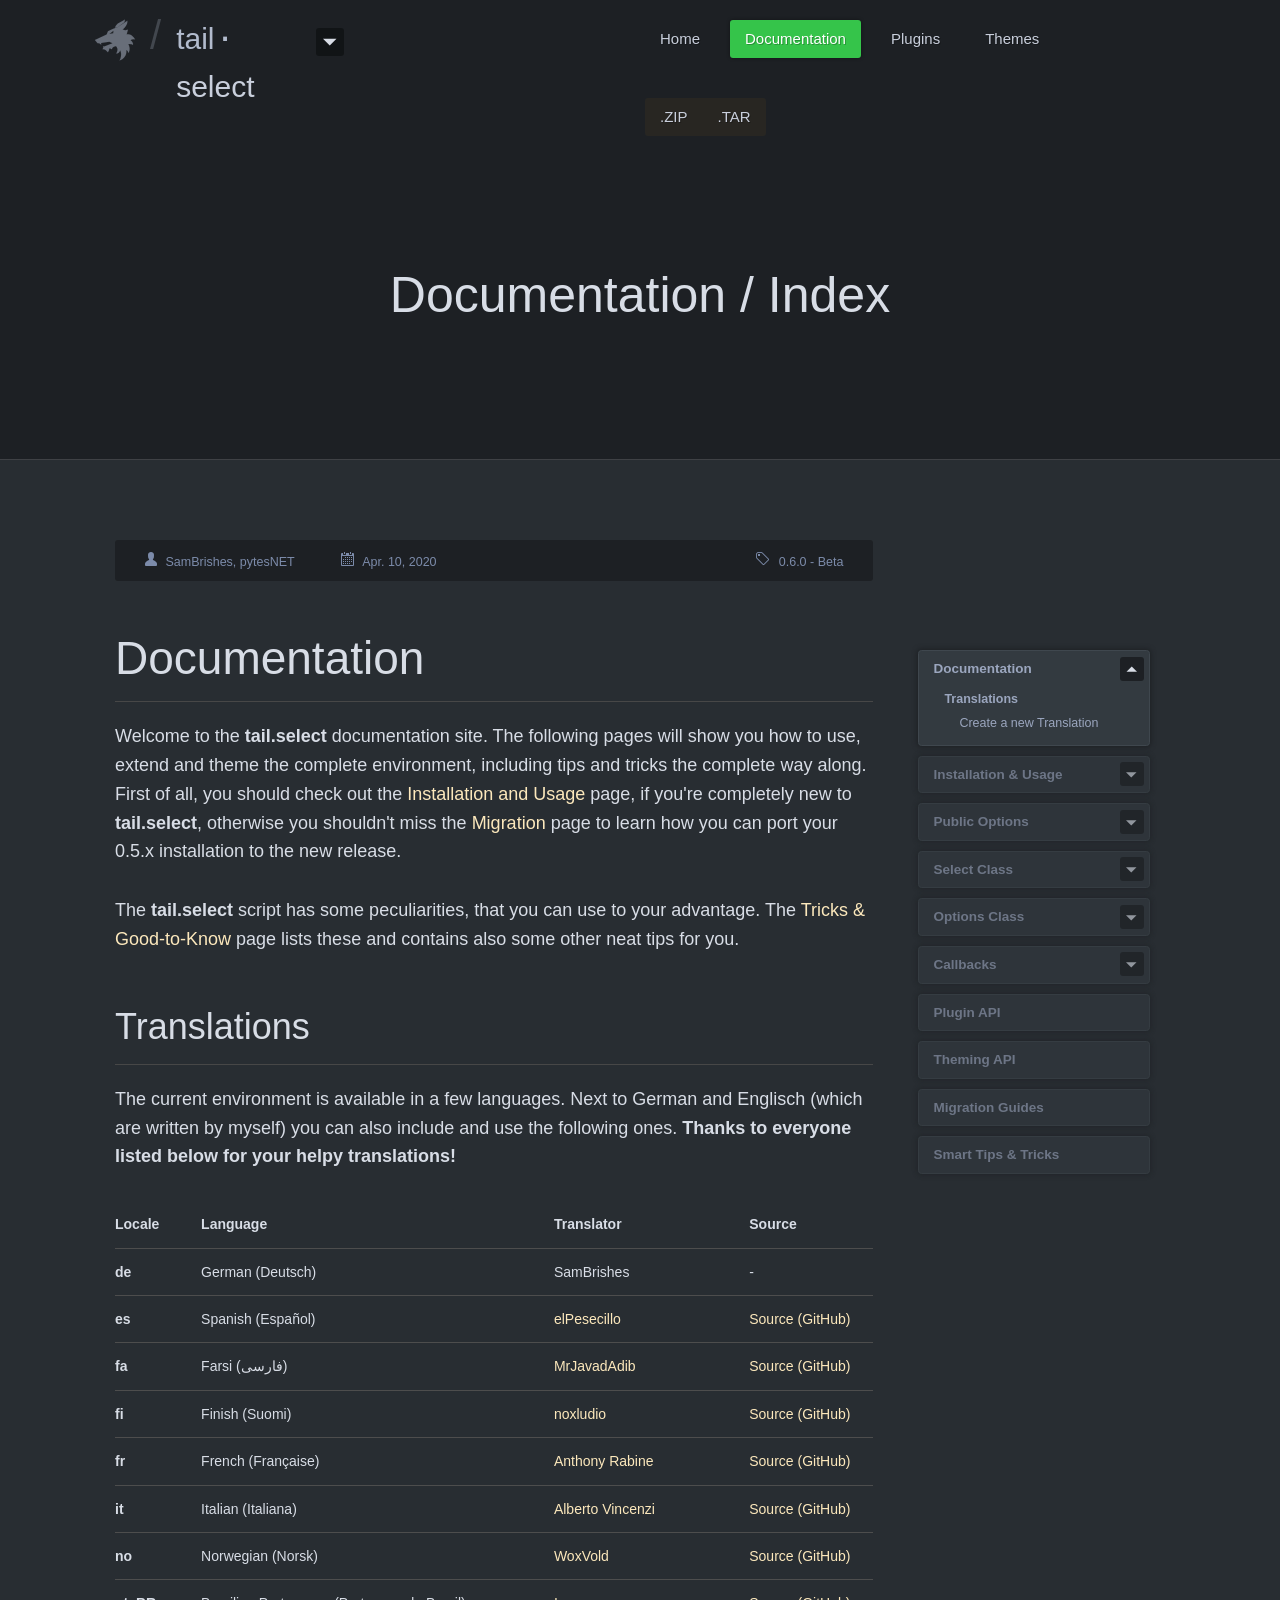
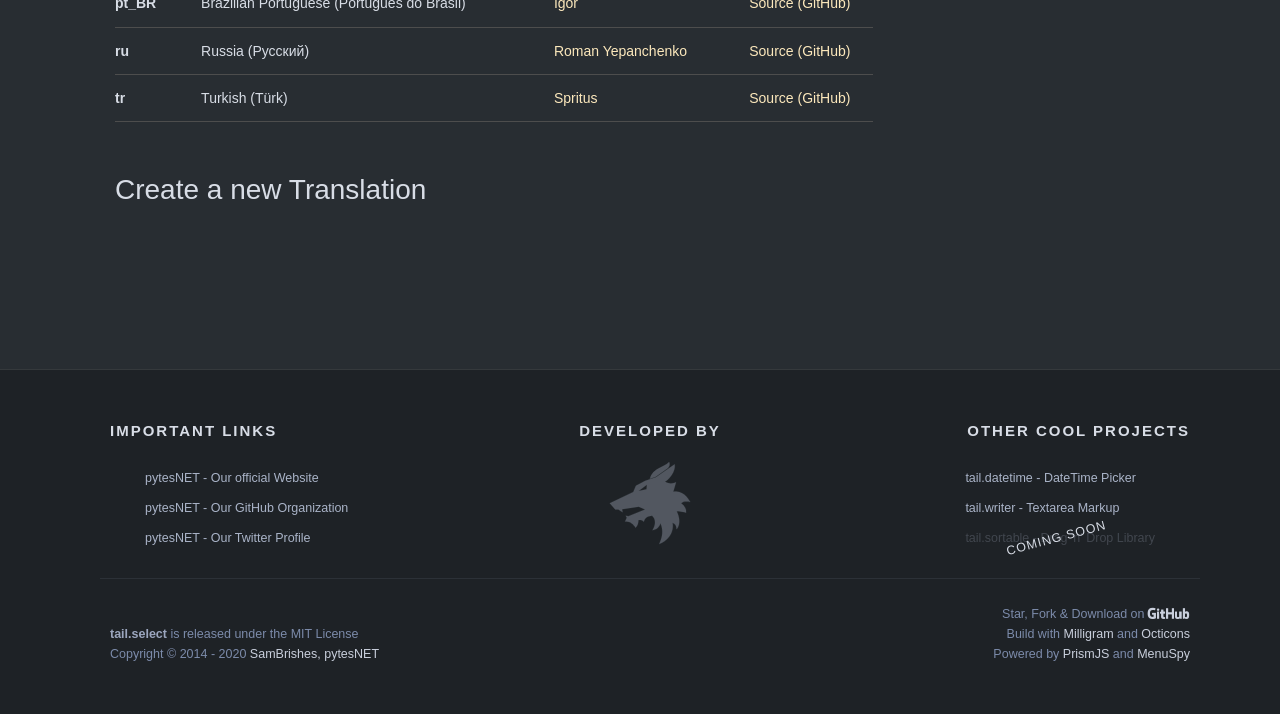
<file: docs/docs/index.html>
<!DOCTYPE html>
<html lang="en">
    <head>
        <meta charset="utf-8" />
        <meta http-equiv="content-language" content="en" />
        <meta http-equiv="X-UA-Compatible" content="IE=edge" />
        <meta name="robots" content="index, follow" />
        <meta name="viewport" content="width=device-width, initial-scale=1" />

        <title>tail.select / Documentation / Index</title>

        <!-- Common -->
        <meta name="author" content="SamBrishes, pytesNET" />
        <meta name="publisher" content="SamBrishes, pytesNET" />
        <meta name="copyright" content="SamBrishes, pytesNET" />

        <meta name="name" content="tail.select / Documentation / Index" />
        <meta name="description" content="" />
        <meta name="keywords" content="" />

        <!-- Dublin Core -->
        <meta name="DC.Language" content="en" />
        <meta name="DC.Creator" content="SamBrishes, pytesNET" />
        <meta name="DC.Publisher" content="SamBrishes, pytesNET" />
        <meta name="DC.Rights" content="SamBrishes, pytesNET" />
        <meta name="DC.Description" content="" />

        <!-- Twitter -->
        <meta name="twitter:card" content="summary" />
        <meta name="twitter:site" content="pytesNET" />
        <meta name="twitter:creator" content="pytesNET" />
        <meta name="twitter:title" content="tail.select / Documentation / Index" />
        <meta name="twitter:description" content="" />

        <!-- Open Graph -->
        <meta name="og:type" content="website" />
        <meta name="og:url" content="http://pytesNET.github.io/tail.select" />
        <meta name="og:locale" content="en" />
        <meta name="og:title" content="tail.select / Documentation / Index" />
        <meta name="og:site_name" content="tail.select - The vanilla JS solution to level up your HTML &lt;select&gt; fields!" />
        <meta name="og:description" content="" />

        <!-- Assets -->
        <link type="text/css" rel="stylesheet" href="../css/octmoon.min.css" />
        <link type="text/css" rel="stylesheet" href="../css/milligram.min.css" />
        <link type="text/css" rel="stylesheet" href="../css/styles.min.css" />
        <script type="text/javascript" src="../js/menuspy.min.js"></script>
        <script type="text/javascript" src="../js/prism.min.js"></script>
        <script type="text/javascript" src="../js/website.js"></script>
        <script type="text/javascript" src="../js/demo.js"></script>

        <!-- Source -->
        <link type="text/css" rel="stylesheet" href="../../dist/css/default/theme-default.css" />
        <script type="text/javascript" src="../../dist/js/tail.select.js"></script>
        <script type="text/javascript" src="../../dist/js/plugins/all.js"></script>
        <script type="text/javascript" src="../../dist/js/locales/all.js"></script>
    </head>
    <body>
        <div class="header header-static">
            <div class="container">
                <div class="row row-no-padding">
                    <div class="column column-50">
                        <div class="header-logo">
                            <a href="https://www.pytes.net" target="_blank" class="logo-developer">
                                <img src="../img/pytesnet-white.svg" title="pyteesNET Logo" />
                            </a>

                            <span class="slash">/</span>

                            <a href="https://github.pytes.net/tail.select" target="_blank" class="logo-project">
                                <span class="tail">tail</span>
                                <span class="dot">.</span>
                                <span class="name">select</span>
                            </a>

                            <div class="logo-projects">
                                <span class="icon icon-triangle-down" data-toggle="active" data-target=".project-list"></span>
                                
                                <ul class="project-list">
                                    <li class="list-item item-title">
                                        <span class="tail">other</span><span class="dot">.</span><span class="name">Projects</span>
                                    </li>
                                    <li class="list-item"><a href="">
                                        <span class="item-title">
                                            <span class="tail">tail</span><span class="dot">.</span><span class="name">DateTime</span>
                                        </span> 
                                        <span class="item-slogan">A DateTime Picker</span>
                                    </a></li>
                                    <li class="list-item"><a href="">
                                        <span class="item-title">
                                            <span class="tail">tail</span><span class="dot">.</span><span class="name">writer</span>
                                        </span> 
                                        <span class="item-slogan">A Textarea Markup</span>
                                    </a></li>
                                    <li class="list-item"><a href="">
                                        <span class="item-title">
                                            <span class="tail">tail</span><span class="dot">.</span><span class="name">sortable</span>
                                        </span> 
                                        <span class="item-slogan">A Drag'n'Drop Library</span>
                                    </a></li>
                                    <li class="list-item item-close"><span class="icon icon-x" data-toggle="active" data-target=".project-list"></span></li>
                                </ul>
                            </div>
                        </div>
                    </div>
                    <div class="column column-50 text-right">
                        <ul class="main-navi">
                            <li class="navi-item">
                                <a href="../index.html" class="item-link">Home</a>
                            </li>
                            <li class="navi-item active">
                                <a href="../docs/index.html" class="item-link">Documentation</a>
                            </li>
                            <li class="navi-item">
                                <a href="../plugins.html" class="item-link">Plugins</a>
                            </li>
                            <li class="navi-item">
                                <a href="../themes.html" class="item-link">Themes</a>
                            </li>
                            <li class="navi-item item-download">
                                <a href="https://github.com/pytesNET/tail.select/zipball/master" class="item-link">.ZIP</a>
                                <a href="https://github.com/pytesNET/tail.select/tarball/master" class="item-link">.TAR</a>
                            </li>
                        </ul>
                    </div>
                </div>
            </div>
        </div>

        <div class="content-title">
            <div class="container">
                <div class="title-inner">Documentation / Index</div>
            </div>
        </div>

        <div class="content">
            <div class="container">
                <main class="content-page">
                    <header class="page-header">
                        <div class="last-author" data-tooltip="Author"><span class="icon icon-person"></span> SamBrishes, pytesNET</div>
                        <div class="last-update" data-tooltip="Last Update"><span class="icon icon-calendar"></span> Apr. 10, 2020</div>
                        <div class="last-version" data-tooltip="Package Version"><span class="icon icon-tag"></span> 0.6.0 - Beta</div>
                    </header>

                    <article class="page-content">
                        <h1 id="documentation">Documentation</h1>
                        <p>
                            Welcome to the <b>tail.select</b> documentation site. The following pages will show you how to use, extend and
                            theme the complete environment, including tips and tricks the complete way along. First of all, you should check
                            out the <a href="basics.html">Installation and Usage</a> page, if you're completely new to <b>tail.select</b>,
                            otherwise you shouldn't miss the <a href="migration.html">Migration</a> page to learn how you can port your 0.5.x
                            installation to the new release.
                        </p>
                        <p>
                            The <b>tail.select</b> script has some peculiarities, that you can use to your advantage. The
                            <a href="how-to-do.html">Tricks & Good-to-Know</a> page lists these and contains also some other neat tips for you.
                        </p>
                        
                        <h2 id="translations">Translations</h2>
                        <p>
                            The current environment is available in a few languages. Next to German and Englisch (which are written by myself)
                            you can also include and use the following ones. <b>Thanks to everyone listed below for your helpy translations!</b>
                        </p>
                        
                        <table>
                            <thead>
                                <tr>
                                    <th>Locale</th>
                                    <th>Language</th>
                                    <th>Translator</th>
                                    <th>Source</th>
                                </tr>
                            </thead>
                            <tbody>
                                <tr>
                                    <th>de</th>
                                    <td>German (Deutsch)</td>
                                    <td>SamBrishes</td>
                                    <td>-</td>
                                </tr>
                                <tr>
                                    <th>es</th>
                                    <td>Spanish (Español)</td>
                                    <td><a href="https://github.com/elPesecillo">elPesecillo</a></td>
                                    <td><a href="https://github.com/pytesNET/tail.select/issues/41">Source (GitHub)</a></td>
                                </tr>
                                <tr>
                                    <th>fa</th>
                                    <td>Farsi (فارسی)</td>
                                    <td><a href="https://github.com/MrJavadAdib">MrJavadAdib</a></td>
                                    <td><a href="https://github.com/pytesNET/tail.select/pull/115">Source (GitHub)</a></td>
                                </tr>
                                <tr>
                                    <th>fi</th>
                                    <td>Finish (Suomi)</td>
                                    <td><a href="https://github.com/noxludio">noxludio</a></td>
                                    <td><a href="https://github.com/pytesNET/tail.select/pull/35">Source (GitHub)</a></td>
                                </tr>
                                <tr>
                                    <th>fr</th>
                                    <td>French (Française)</td>
                                    <td><a href="https://github.com/arabine">Anthony Rabine</a></td>
                                    <td><a href="https://github.com/pytesNET/tail.select/issues/11">Source (GitHub)</a></td>
                                </tr>
                                <tr>
                                    <th>it</th>
                                    <td>Italian (Italiana)</td>
                                    <td><a href="https://github.com/albertovincenzi">Alberto Vincenzi</a></td>
                                    <td><a href="https://github.com/pytesNET/tail.select/issues/43">Source (GitHub)</a></td>
                                </tr>
                                <tr>
                                    <th>no</th>
                                    <td>Norwegian (Norsk)</td>
                                    <td><a href="https://github.com/woxwold">WoxVold</a></td>
                                    <td><a href="https://github.com/pytesNET/tail.select/issues/45">Source (GitHub)</a></td>
                                </tr>
                                <tr>
                                    <th>pt_BR</th>
                                    <td>Brazilian Portuguese (Portugues do Brasil)</td>
                                    <td><a href="https://github.com/igorcm">Igor</a></td>
                                    <td><a href="https://github.com/pytesNET/tail.select/pull/34">Source (GitHub)</a></td>
                                </tr>
                                <tr>
                                    <th>ru</th>
                                    <td>Russia (Pусский)</td>
                                    <td><a href="https://github.com/tizis">Roman Yepanchenko</a></td>
                                    <td><a href="https://github.com/pytesNET/tail.select/issues/38">Source (GitHub)</a></td>
                                </tr>
                                <tr>
                                    <th>tr</th>
                                    <td>Turkish (Türk)</td>
                                    <td><a href="https://github.com/spritus">Spritus</a></td>
                                    <td><a href="https://github.com/pytesNET/tail.select/issues/48">Source (GitHub)</a></td>
                                </tr>
                            </tbody>
                        </table>
                        
                        <h3 id="translations-add">Create a new Translation</h3>
                        <p>
                        
                        </p></article>
                    
                    <footer class="page-footer">
                        <div class="footer-author"></div>
                        <div class="footer-last-update"></div>
                        <div class="footer-tags"></div>
                    </footer>
                </main>

                <div class="content-sidebar">
                    <div class="widget widget-toc">
                        <div class="widget-title">Table of Content</div>
                        <div class="widget-content">
                            
                            <ul class="toc-navi navi-depth-1">
                                <li class="navi-item item-has-sub" data-toggle="show" data-strict="true">
                                    <a href="index.html#documentation" title="Documentation">Documentation</a>
                            
                                <ul class="toc-sub-navi navi-depth-2">
                                    <li class="navi-item item-has-sub" data-toggle="show" data-strict="true">
                                        <a href="index.html#translations" title="Translations">Translations</a>
                            
                                    <ul class="toc-sub-navi navi-depth-3">
                                        <li class="navi-item" data-toggle="show" data-strict="true">
                                            <a href="index.html#translations-add" title="Create a new Translation">Create a new Translation</a>
                                        </li>
                                    </ul>
                                    </li>
                                </ul>
                                </li>
                                <li class="navi-item item-has-sub" data-toggle="show" data-strict="true">
                                    <a href="basics.html#basics" title="Installation & Usage">Installation & Usage</a>
                            
                                <ul class="toc-sub-navi navi-depth-2">
                                    <li class="navi-item" data-toggle="show" data-strict="true">
                                        <a href="basics.html#explanation" title="Explaning the Versions">Explaning the Versions</a>
                                    </li>
                                    <li class="navi-item item-has-sub" data-toggle="show" data-strict="true">
                                        <a href="basics.html#get" title="Get tail.select">Get tail.select</a>
                            
                                    <ul class="toc-sub-navi navi-depth-3">
                                        <li class="navi-item" data-toggle="show" data-strict="true">
                                            <a href="basics.html#package-manager" title="Using a Package Manager">Using a Package Manager</a>
                                        </li>
                                        <li class="navi-item" data-toggle="show" data-strict="true">
                                            <a href="basics.html#cdn" title="Using a CDN">Using a CDN</a>
                                        </li>
                                    </ul>
                                    </li>
                                    <li class="navi-item" data-toggle="show" data-strict="true">
                                        <a href="basics.html#use-es5" title="Use tail.select (ES5)">Use tail.select (ES5)</a>
                                    </li>
                                    <li class="navi-item" data-toggle="show" data-strict="true">
                                        <a href="basics.html#use-es6" title="Use tail.select (ES6)">Use tail.select (ES6)</a>
                                    </li>
                                    <li class="navi-item item-has-sub" data-toggle="show" data-strict="true">
                                        <a href="basics.html#configure" title="Configure tail.select">Configure tail.select</a>
                            
                                    <ul class="toc-sub-navi navi-depth-3">
                                        <li class="navi-item" data-toggle="show" data-strict="true">
                                            <a href="basics.html#constructor" title="Constructor">Constructor</a>
                                        </li>
                                    </ul>
                                    </li>
                                </ul>
                                </li>
                                <li class="navi-item item-has-sub" data-toggle="show" data-strict="true">
                                    <a href="options.html#options" title="Public Options">Public Options</a>
                            
                                <ul class="toc-sub-navi navi-depth-2">
                                    <li class="navi-item" data-toggle="show" data-strict="true">
                                        <a href="options.html#option-classnames" title="classNames">classNames</a>
                                    </li>
                                    <li class="navi-item" data-toggle="show" data-strict="true">
                                        <a href="options.html#option-csvoutput" title="csvOutput">csvOutput</a>
                                    </li>
                                    <li class="navi-item" data-toggle="show" data-strict="true">
                                        <a href="options.html#option-csvseparator" title="csvSeparator">csvSeparator</a>
                                    </li>
                                    <li class="navi-item" data-toggle="show" data-strict="true">
                                        <a href="options.html#option-descriptions" title="descriptions">descriptions</a>
                                    </li>
                                    <li class="navi-item" data-toggle="show" data-strict="true">
                                        <a href="options.html#option-deselect" title="deselect">deselect</a>
                                    </li>
                                    <li class="navi-item" data-toggle="show" data-strict="true">
                                        <a href="options.html#option-disabled" title="disabled">disabled</a>
                                    </li>
                                    <li class="navi-item" data-toggle="show" data-strict="true">
                                        <a href="options.html#option-grouplessname" title="grouplessName">grouplessName</a>
                                    </li>
                                    <li class="navi-item" data-toggle="show" data-strict="true">
                                        <a href="options.html#option-height" title="height">height</a>
                                    </li>
                                    <li class="navi-item" data-toggle="show" data-strict="true">
                                        <a href="options.html#option-hidedisabled" title="hideDisabled">hideDisabled</a>
                                    </li>
                                    <li class="navi-item" data-toggle="show" data-strict="true">
                                        <a href="options.html#option-hideempty" title="hideEmpty">hideEmpty</a>
                                    </li>
                                    <li class="navi-item" data-toggle="show" data-strict="true">
                                        <a href="options.html#option-hidehidden" title="hideHidden">hideHidden</a>
                                    </li>
                                    <li class="navi-item" data-toggle="show" data-strict="true">
                                        <a href="options.html#option-hideselected" title="hideSelected">hideSelected</a>
                                    </li>
                                    <li class="navi-item" data-toggle="show" data-strict="true">
                                        <a href="options.html#option-items" title="items">items</a>
                                    </li>
                                    <li class="navi-item" data-toggle="show" data-strict="true">
                                        <a href="options.html#option-locale" title="locale">locale</a>
                                    </li>
                                    <li class="navi-item" data-toggle="show" data-strict="true">
                                        <a href="options.html#option-linguisticrules" title="linguisticRules">linguisticRules</a>
                                    </li>
                                    <li class="navi-item" data-toggle="show" data-strict="true">
                                        <a href="options.html#option-multiple" title="multiple">multiple</a>
                                    </li>
                                    <li class="navi-item" data-toggle="show" data-strict="true">
                                        <a href="options.html#option-multilimit" title="multiLimit">multiLimit</a>
                                    </li>
                                    <li class="navi-item" data-toggle="show" data-strict="true">
                                        <a href="options.html#option-multiselectall" title="multiSelectAll">multiSelectAll</a>
                                    </li>
                                    <li class="navi-item" data-toggle="show" data-strict="true">
                                        <a href="options.html#option-multiselectgroup" title="multiSelectGroup">multiSelectGroup</a>
                                    </li>
                                    <li class="navi-item" data-toggle="show" data-strict="true">
                                        <a href="options.html#option-on" title="on">on</a>
                                    </li>
                                    <li class="navi-item" data-toggle="show" data-strict="true">
                                        <a href="options.html#option-openabove" title="openAbove">openAbove</a>
                                    </li>
                                    <li class="navi-item" data-toggle="show" data-strict="true">
                                        <a href="options.html#option-placeholder" title="placeholder">placeholder</a>
                                    </li>
                                    <li class="navi-item" data-toggle="show" data-strict="true">
                                        <a href="options.html#option-placeholdercount" title="placeholderCount">placeholderCount</a>
                                    </li>
                                    <li class="navi-item" data-toggle="show" data-strict="true">
                                        <a href="options.html#option-plugins" title="plugins">plugins</a>
                                    </li>
                                    <li class="navi-item" data-toggle="show" data-strict="true">
                                        <a href="options.html#option-rtl" title="rtl">rtl</a>
                                    </li>
                                    <li class="navi-item" data-toggle="show" data-strict="true">
                                        <a href="options.html#option-search" title="search">search</a>
                                    </li>
                                    <li class="navi-item" data-toggle="show" data-strict="true">
                                        <a href="options.html#option-searchconfig" title="searchConfig">searchConfig</a>
                                    </li>
                                    <li class="navi-item" data-toggle="show" data-strict="true">
                                        <a href="options.html#option-searchfocus" title="searchFocus">searchFocus</a>
                                    </li>
                                    <li class="navi-item" data-toggle="show" data-strict="true">
                                        <a href="options.html#option-searchmarked" title="searchMarked">searchMarked</a>
                                    </li>
                                    <li class="navi-item" data-toggle="show" data-strict="true">
                                        <a href="options.html#option-searchminlength" title="searchMinLength">searchMinLength</a>
                                    </li>
                                    <li class="navi-item" data-toggle="show" data-strict="true">
                                        <a href="options.html#option-sortitems" title="sortItems">sortItems</a>
                                    </li>
                                    <li class="navi-item" data-toggle="show" data-strict="true">
                                        <a href="options.html#option-sortgroups" title="sortGroups">sortGroups</a>
                                    </li>
                                    <li class="navi-item" data-toggle="show" data-strict="true">
                                        <a href="options.html#option-sortsearch" title="sortSearch">sortSearch</a>
                                    </li>
                                    <li class="navi-item" data-toggle="show" data-strict="true">
                                        <a href="options.html#option-sourcebind" title="sourceBind">sourceBind</a>
                                    </li>
                                    <li class="navi-item" data-toggle="show" data-strict="true">
                                        <a href="options.html#option-sourcehide" title="sourceHide">sourceHide</a>
                                    </li>
                                    <li class="navi-item" data-toggle="show" data-strict="true">
                                        <a href="options.html#option-startopen" title="startOpen">startOpen</a>
                                    </li>
                                    <li class="navi-item" data-toggle="show" data-strict="true">
                                        <a href="options.html#option-stayopen" title="stayOpen">stayOpen</a>
                                    </li>
                                    <li class="navi-item" data-toggle="show" data-strict="true">
                                        <a href="options.html#option-stickygroups" title="stickyGroups">stickyGroups</a>
                                    </li>
                                    <li class="navi-item" data-toggle="show" data-strict="true">
                                        <a href="options.html#option-theme" title="theme">theme</a>
                                    </li>
                                    <li class="navi-item" data-toggle="show" data-strict="true">
                                        <a href="options.html#option-titleoverflow" title="titleOverflow">titleOverflow</a>
                                    </li>
                                    <li class="navi-item" data-toggle="show" data-strict="true">
                                        <a href="options.html#option-width" title="width">width</a>
                                    </li>
                                    <li class="navi-item item-has-sub" data-toggle="show" data-strict="true">
                                        <a href="options.html#removed-options" title="Removed Options">Removed Options</a>
                            
                                    <ul class="toc-sub-navi navi-depth-3">
                                        <li class="navi-item" data-toggle="show" data-strict="true">
                                            <a href="options.html#removed-animate" title="animate">animate</a>
                                        </li>
                                        <li class="navi-item" data-toggle="show" data-strict="true">
                                            <a href="options.html#removed-bindsourceselect" title="bindSourceSelect">bindSourceSelect</a>
                                        </li>
                                        <li class="navi-item" data-toggle="show" data-strict="true">
                                            <a href="options.html#removed-cbcomplete" title="cbComplete">cbComplete</a>
                                        </li>
                                        <li class="navi-item" data-toggle="show" data-strict="true">
                                            <a href="options.html#removed-cbempty" title="cbEmpty">cbEmpty</a>
                                        </li>
                                        <li class="navi-item" data-toggle="show" data-strict="true">
                                            <a href="options.html#removed-cbloopitem" title="cbLoopItem">cbLoopItem</a>
                                        </li>
                                        <li class="navi-item" data-toggle="show" data-strict="true">
                                            <a href="options.html#removed-cbloopgroup" title="cbLoopGroup">cbLoopGroup</a>
                                        </li>
                                        <li class="navi-item" data-toggle="show" data-strict="true">
                                            <a href="options.html#removed-hideselect" title="hideSelect">hideSelect</a>
                                        </li>
                                        <li class="navi-item" data-toggle="show" data-strict="true">
                                            <a href="options.html#removed-multicountainer" title="multiContainer">multiContainer</a>
                                        </li>
                                        <li class="navi-item" data-toggle="show" data-strict="true">
                                            <a href="options.html#removed-multipinselected" title="multiPinSelected">multiPinSelected</a>
                                        </li>
                                        <li class="navi-item" data-toggle="show" data-strict="true">
                                            <a href="options.html#removed-multishowcount" title="multiShowCount">multiShowCount</a>
                                        </li>
                                        <li class="navi-item" data-toggle="show" data-strict="true">
                                            <a href="options.html#removed-multishowlimit" title="multiShowLimit">multiShowLimit</a>
                                        </li>
                                        <li class="navi-item" data-toggle="show" data-strict="true">
                                            <a href="options.html#removed-searchdisabled" title="searchDisabled">searchDisabled</a>
                                        </li>
                                    </ul>
                                    </li>
                                </ul>
                                </li>
                                <li class="navi-item item-has-sub" data-toggle="show" data-strict="true">
                                    <a href="class-select.html#null" title="Select Class">Select Class</a>
                            
                                <ul class="toc-sub-navi navi-depth-2">
                                    <li class="navi-item item-has-sub" data-toggle="show" data-strict="true">
                                        <a href="class-select.html#constructor" title="Main Constructor">Main Constructor</a>
                            
                                    <ul class="toc-sub-navi navi-depth-3">
                                        <li class="navi-item" data-toggle="show" data-strict="true">
                                            <a href="class-select.html#binding-jquery" title="jQuery Binding">jQuery Binding</a>
                                        </li>
                                        <li class="navi-item" data-toggle="show" data-strict="true">
                                            <a href="class-select.html#binding-mootools" title="MooTools Binding">MooTools Binding</a>
                                        </li>
                                    </ul>
                                    </li>
                                    <li class="navi-item item-has-sub" data-toggle="show" data-strict="true">
                                        <a href="class-select.html#methods-internal" title="Internal Methods">Internal Methods</a>
                            
                                    <ul class="toc-sub-navi navi-depth-3">
                                        <li class="navi-item" data-toggle="show" data-strict="true">
                                            <a href="class-select.html#method-_e" title="._e()">._e()</a>
                                        </li>
                                        <li class="navi-item" data-toggle="show" data-strict="true">
                                            <a href="class-select.html#method-_cls" title="._cls()">._cls()</a>
                                        </li>
                                        <li class="navi-item" data-toggle="show" data-strict="true">
                                            <a href="class-select.html#method-init" title=".init()">.init()</a>
                                        </li>
                                        <li class="navi-item" data-toggle="show" data-strict="true">
                                            <a href="class-select.html#method-build" title=".build()">.build()</a>
                                        </li>
                                        <li class="navi-item" data-toggle="show" data-strict="true">
                                            <a href="class-select.html#method-bind" title=".bind()">.bind()</a>
                                        </li>
                                        <li class="navi-item" data-toggle="show" data-strict="true">
                                            <a href="class-select.html#method-calculate" title=".calculate()">.calculate()</a>
                                        </li>
                                    </ul>
                                    </li>
                                    <li class="navi-item item-has-sub" data-toggle="show" data-strict="true">
                                        <a href="class-select.html#methods-api" title="API Methods">API Methods</a>
                            
                                    <ul class="toc-sub-navi navi-depth-3">
                                        <li class="navi-item" data-toggle="show" data-strict="true">
                                            <a href="class-select.html#method-trigger" title=".trigger()">.trigger()</a>
                                        </li>
                                        <li class="navi-item" data-toggle="show" data-strict="true">
                                            <a href="class-select.html#method-query" title=".query()">.query()</a>
                                        </li>
                                        <li class="navi-item" data-toggle="show" data-strict="true">
                                            <a href="class-select.html#method-render" title=".render()">.render()</a>
                                        </li>
                                        <li class="navi-item" data-toggle="show" data-strict="true">
                                            <a href="class-select.html#method-update" title=".update()">.update()</a>
                                        </li>
                                        <li class="navi-item" data-toggle="show" data-strict="true">
                                            <a href="class-select.html#method-updatecsv" title=".updateCSV()">.updateCSV()</a>
                                        </li>
                                        <li class="navi-item" data-toggle="show" data-strict="true">
                                            <a href="class-select.html#method-updatelabel" title=".updateLabel()">.updateLabel()</a>
                                        </li>
                                    </ul>
                                    </li>
                                    <li class="navi-item item-has-sub" data-toggle="show" data-strict="true">
                                        <a href="class-select.html#methods-public" title="Public Methods">Public Methods</a>
                            
                                    <ul class="toc-sub-navi navi-depth-3">
                                        <li class="navi-item" data-toggle="show" data-strict="true">
                                            <a href="class-select.html#method-open" title=".open()">.open()</a>
                                        </li>
                                        <li class="navi-item" data-toggle="show" data-strict="true">
                                            <a href="class-select.html#method-close" title=".close()">.close()</a>
                                        </li>
                                        <li class="navi-item" data-toggle="show" data-strict="true">
                                            <a href="class-select.html#method-toggle" title=".toggle()">.toggle()</a>
                                        </li>
                                        <li class="navi-item" data-toggle="show" data-strict="true">
                                            <a href="class-select.html#method-reload" title=".reload()">.reload()</a>
                                        </li>
                                        <li class="navi-item" data-toggle="show" data-strict="true">
                                            <a href="class-select.html#method-remove" title=".remove()">.remove()</a>
                                        </li>
                                        <li class="navi-item" data-toggle="show" data-strict="true">
                                            <a href="class-select.html#method-get" title=".get()">.get()</a>
                                        </li>
                                        <li class="navi-item" data-toggle="show" data-strict="true">
                                            <a href="class-select.html#method-set" title=".set()">.set()</a>
                                        </li>
                                        <li class="navi-item" data-toggle="show" data-strict="true">
                                            <a href="class-select.html#method-enable" title=".enable()">.enable()</a>
                                        </li>
                                        <li class="navi-item" data-toggle="show" data-strict="true">
                                            <a href="class-select.html#method-disable" title=".disable()">.disable()</a>
                                        </li>
                                        <li class="navi-item" data-toggle="show" data-strict="true">
                                            <a href="class-select.html#method-on" title=".on()">.on()</a>
                                        </li>
                                        <li class="navi-item" data-toggle="show" data-strict="true">
                                            <a href="class-select.html#method-value" title=".value()">.value()</a>
                                        </li>
                                    </ul>
                                    </li>
                                    <li class="navi-item item-has-sub" data-toggle="show" data-strict="true">
                                        <a href="class-select.html#methods-internal" title="Variables">Variables</a>
                            
                                    <ul class="toc-sub-navi navi-depth-3">
                                        <li class="navi-item" data-toggle="show" data-strict="true">
                                            <a href="class-select.html#variable-__" title=".__">.__</a>
                                        </li>
                                        <li class="navi-item" data-toggle="show" data-strict="true">
                                            <a href="class-select.html#variable-_select" title="._select">._select</a>
                                        </li>
                                        <li class="navi-item" data-toggle="show" data-strict="true">
                                            <a href="class-select.html#variable-_label" title="._label">._label</a>
                                        </li>
                                        <li class="navi-item" data-toggle="show" data-strict="true">
                                            <a href="class-select.html#variable-_dropdown" title="._dropdown">._dropdown</a>
                                        </li>
                                        <li class="navi-item" data-toggle="show" data-strict="true">
                                            <a href="class-select.html#variable-_search" title="._search">._search</a>
                                        </li>
                                        <li class="navi-item" data-toggle="show" data-strict="true">
                                            <a href="class-select.html#variable-_csv" title="._csv">._csv</a>
                                        </li>
                                        <li class="navi-item" data-toggle="show" data-strict="true">
                                            <a href="class-select.html#variable-_last_query" title="._last_query">._last_query</a>
                                        </li>
                                        <li class="navi-item" data-toggle="show" data-strict="true">
                                            <a href="class-select.html#variable-id" title=".id">.id</a>
                                        </li>
                                        <li class="navi-item" data-toggle="show" data-strict="true">
                                            <a href="class-select.html#variable-e" title=".e">.e</a>
                                        </li>
                                        <li class="navi-item" data-toggle="show" data-strict="true">
                                            <a href="class-select.html#variable-con" title=".con">.con</a>
                                        </li>
                                        <li class="navi-item" data-toggle="show" data-strict="true">
                                            <a href="class-select.html#variable-listen" title=".listen">.listen</a>
                                        </li>
                                        <li class="navi-item" data-toggle="show" data-strict="true">
                                            <a href="class-select.html#variable-callbacks" title=".callbacks">.callbacks</a>
                                        </li>
                                        <li class="navi-item" data-toggle="show" data-strict="true">
                                            <a href="class-select.html#variable-options" title=".options">.options</a>
                                        </li>
                                        <li class="navi-item" data-toggle="show" data-strict="true">
                                            <a href="class-select.html#variable-plugins" title=".plugins">.plugins</a>
                                        </li>
                                    </ul>
                                    </li>
                                    <li class="navi-item item-has-sub" data-toggle="show" data-strict="true">
                                        <a href="class-select.html#methods-removed" title="Removed Methods">Removed Methods</a>
                            
                                    <ul class="toc-sub-navi navi-depth-3">
                                        <li class="navi-item" data-toggle="show" data-strict="true">
                                            <a href="class-select.html#removed-callback" title=".callback()">.callback()</a>
                                        </li>
                                        <li class="navi-item" data-toggle="show" data-strict="true">
                                            <a href="class-select.html#removed-calc" title=".calc()">.calc()</a>
                                        </li>
                                        <li class="navi-item" data-toggle="show" data-strict="true">
                                            <a href="class-select.html#removed-cbgroup" title=".cbGroup()">.cbGroup()</a>
                                        </li>
                                        <li class="navi-item" data-toggle="show" data-strict="true">
                                            <a href="class-select.html#removed-cbitem" title=".cbItem()">.cbItem()</a>
                                        </li>
                                        <li class="navi-item" data-toggle="show" data-strict="true">
                                            <a href="class-select.html#removed-choose" title=".choose()">.choose()</a>
                                        </li>
                                        <li class="navi-item" data-toggle="show" data-strict="true">
                                            <a href="class-select.html#removed-choose" title=".config()">.config()</a>
                                        </li>
                                        <li class="navi-item" data-toggle="show" data-strict="true">
                                            <a href="class-select.html#removed-setlabel" title=".setLabel()">.setLabel()</a>
                                        </li>
                                        <li class="navi-item" data-toggle="show" data-strict="true">
                                            <a href="class-select.html#removed-setcontainer" title=".setContainer()">.setContainer()</a>
                                        </li>
                                        <li class="navi-item" data-toggle="show" data-strict="true">
                                            <a href="class-select.html#removed-choose" title=".setCSVInput()">.setCSVInput()</a>
                                        </li>
                                        <li class="navi-item" data-toggle="show" data-strict="true">
                                            <a href="class-select.html#removed-choose" title=".setCounter()">.setCounter()</a>
                                        </li>
                                        <li class="navi-item" data-toggle="show" data-strict="true">
                                            <a href="class-select.html#removed-updatecontainer" title=".updateContainer()">.updateContainer()</a>
                                        </li>
                                        <li class="navi-item" data-toggle="show" data-strict="true">
                                            <a href="class-select.html#removed-updatepin" title=".updatePin()">.updatePin()</a>
                                        </li>
                                    </ul>
                                    </li>
                                </ul>
                                </li>
                                <li class="navi-item item-has-sub" data-toggle="show" data-strict="true">
                                    <a href="class-options.html#null" title="Options Class">Options Class</a>
                            
                                <ul class="toc-sub-navi navi-depth-2">
                                    <li class="navi-item" data-toggle="show" data-strict="true">
                                        <a href="class-options.html#constructor" title="Main Constructor">Main Constructor</a>
                                    </li>
                                    <li class="navi-item" data-toggle="show" data-strict="true">
                                        <a href="class-options.html#method-create" title=".create()">.create()</a>
                                    </li>
                                    <li class="navi-item" data-toggle="show" data-strict="true">
                                        <a href="class-options.html#method-get" title=".get()">.get()</a>
                                    </li>
                                    <li class="navi-item" data-toggle="show" data-strict="true">
                                        <a href="class-options.html#method-getgroups" title=".getGroups()">.getGroups()</a>
                                    </li>
                                    <li class="navi-item" data-toggle="show" data-strict="true">
                                        <a href="class-options.html#method-count" title=".count()">.count()</a>
                                    </li>
                                    <li class="navi-item" data-toggle="show" data-strict="true">
                                        <a href="class-options.html#method-set" title=".set()">.set()</a>
                                    </li>
                                    <li class="navi-item" data-toggle="show" data-strict="true">
                                        <a href="class-options.html#method-add" title=".add()">.add()</a>
                                    </li>
                                    <li class="navi-item" data-toggle="show" data-strict="true">
                                        <a href="class-options.html#method-handle" title=".handle()">.handle()</a>
                                    </li>
                                    <li class="navi-item" data-toggle="show" data-strict="true">
                                        <a href="class-options.html#method-select" title=".select()">.select()</a>
                                    </li>
                                    <li class="navi-item" data-toggle="show" data-strict="true">
                                        <a href="class-options.html#method-unselect" title=".unselect()">.unselect()</a>
                                    </li>
                                    <li class="navi-item" data-toggle="show" data-strict="true">
                                        <a href="class-options.html#method-disable" title=".disable()">.disable()</a>
                                    </li>
                                    <li class="navi-item" data-toggle="show" data-strict="true">
                                        <a href="class-options.html#method-enable" title=".enable()">.enable()</a>
                                    </li>
                                    <li class="navi-item" data-toggle="show" data-strict="true">
                                        <a href="class-options.html#method-hide" title=".hide()">.hide()</a>
                                    </li>
                                    <li class="navi-item" data-toggle="show" data-strict="true">
                                        <a href="class-options.html#method-show" title=".show()">.show()</a>
                                    </li>
                                    <li class="navi-item" data-toggle="show" data-strict="true">
                                        <a href="class-options.html#method-toggle" title=".toggle()">.toggle()</a>
                                    </li>
                                    <li class="navi-item" data-toggle="show" data-strict="true">
                                        <a href="class-options.html#method-reload" title=".reload()">.reload()</a>
                                    </li>
                                    <li class="navi-item" data-toggle="show" data-strict="true">
                                        <a href="class-options.html#method-applylinguisticrules" title=".applyLinguisticRules()">.applyLinguisticRules()</a>
                                    </li>
                                    <li class="navi-item" data-toggle="show" data-strict="true">
                                        <a href="class-options.html#method-find" title=".find()">.find()</a>
                                    </li>
                                    <li class="navi-item" data-toggle="show" data-strict="true">
                                        <a href="class-options.html#method-finder" title=".finder()">.finder()</a>
                                    </li>
                                    <li class="navi-item" data-toggle="show" data-strict="true">
                                        <a href="class-options.html#method-walker" title=".walker()">.walker()</a>
                                    </li>
                                    <li class="navi-item item-has-sub" data-toggle="show" data-strict="true">
                                        <a href="class-options.html#methods-removed" title="Removed Methods">Removed Methods</a>
                            
                                    <ul class="toc-sub-navi navi-depth-3">
                                        <li class="navi-item" data-toggle="show" data-strict="true">
                                            <a href="class-options.html#removed-all" title="all()">all()</a>
                                        </li>
                                        <li class="navi-item" data-toggle="show" data-strict="true">
                                            <a href="class-options.html#removed-init" title="init()">init()</a>
                                        </li>
                                        <li class="navi-item" data-toggle="show" data-strict="true">
                                            <a href="class-options.html#removed-invert" title="is()">is()</a>
                                        </li>
                                        <li class="navi-item" data-toggle="show" data-strict="true">
                                            <a href="class-options.html#removed-invert" title="invert()">invert()</a>
                                        </li>
                                        <li class="navi-item" data-toggle="show" data-strict="true">
                                            <a href="class-options.html#removed-move" title=".move()">.move()</a>
                                        </li>
                                        <li class="navi-item" data-toggle="show" data-strict="true">
                                            <a href="class-options.html#removed-remove" title=".remove()">.remove()</a>
                                        </li>
                                        <li class="navi-item" data-toggle="show" data-strict="true">
                                            <a href="class-options.html#removed-walk" title="walk()">walk()</a>
                                        </li>
                                    </ul>
                                    </li>
                                </ul>
                                </li>
                                <li class="navi-item item-has-sub" data-toggle="show" data-strict="true">
                                    <a href="callbacks.html#null" title="Callbacks">Callbacks</a>
                            
                                <ul class="toc-sub-navi navi-depth-2">
                                    <li class="navi-item item-has-sub" data-toggle="show" data-strict="true">
                                        <a href="callbacks.html#null" title="Events">Events</a>
                            
                                    <ul class="toc-sub-navi navi-depth-3">
                                        <li class="navi-item" data-toggle="show" data-strict="true">
                                            <a href="callbacks.html#null" title="change">change</a>
                                        </li>
                                        <li class="navi-item" data-toggle="show" data-strict="true">
                                            <a href="callbacks.html#null" title="limit">limit</a>
                                        </li>
                                        <li class="navi-item" data-toggle="show" data-strict="true">
                                            <a href="callbacks.html#null" title="open">open</a>
                                        </li>
                                        <li class="navi-item" data-toggle="show" data-strict="true">
                                            <a href="callbacks.html#null" title="close">close</a>
                                        </li>
                                        <li class="navi-item" data-toggle="show" data-strict="true">
                                            <a href="callbacks.html#null" title="enable">enable</a>
                                        </li>
                                        <li class="navi-item" data-toggle="show" data-strict="true">
                                            <a href="callbacks.html#null" title="disable">disable</a>
                                        </li>
                                        <li class="navi-item" data-toggle="show" data-strict="true">
                                            <a href="callbacks.html#null" title="results">results</a>
                                        </li>
                                        <li class="navi-item" data-toggle="show" data-strict="true">
                                            <a href="callbacks.html#null" title="noresults">noresults</a>
                                        </li>
                                    </ul>
                                    </li>
                                    <li class="navi-item item-has-sub" data-toggle="show" data-strict="true">
                                        <a href="callbacks.html#null" title="Filters">Filters</a>
                            
                                    <ul class="toc-sub-navi navi-depth-3">
                                        <li class="navi-item" data-toggle="show" data-strict="true">
                                            <a href="callbacks.html#null" title="query">query</a>
                                        </li>
                                        <li class="navi-item" data-toggle="show" data-strict="true">
                                            <a href="callbacks.html#null" title="query#walk">query#walk</a>
                                        </li>
                                        <li class="navi-item" data-toggle="show" data-strict="true">
                                            <a href="callbacks.html#null" title="render">render</a>
                                        </li>
                                        <li class="navi-item" data-toggle="show" data-strict="true">
                                            <a href="callbacks.html#null" title="render#&lt;type&gt;">render#&lt;type&gt;</a>
                                        </li>
                                        <li class="navi-item" data-toggle="show" data-strict="true">
                                            <a href="callbacks.html#null" title="dropdown">dropdown</a>
                                        </li>
                                        <li class="navi-item" data-toggle="show" data-strict="true">
                                            <a href="callbacks.html#null" title="update">update</a>
                                        </li>
                                        <li class="navi-item" data-toggle="show" data-strict="true">
                                            <a href="callbacks.html#null" title="update#csv">update#csv</a>
                                        </li>
                                        <li class="navi-item" data-toggle="show" data-strict="true">
                                            <a href="callbacks.html#null" title="update#label">update#label</a>
                                        </li>
                                    </ul>
                                    </li>
                                    <li class="navi-item item-has-sub" data-toggle="show" data-strict="true">
                                        <a href="callbacks.html#null" title="Hooks">Hooks</a>
                            
                                    <ul class="toc-sub-navi navi-depth-3">
                                        <li class="navi-item" data-toggle="show" data-strict="true">
                                            <a href="callbacks.html#null" title="init:&lt;position&gt;">init:&lt;position&gt;</a>
                                        </li>
                                        <li class="navi-item" data-toggle="show" data-strict="true">
                                            <a href="callbacks.html#null" title="build:&lt;position&gt;">build:&lt;position&gt;</a>
                                        </li>
                                        <li class="navi-item" data-toggle="show" data-strict="true">
                                            <a href="callbacks.html#null" title="bind:&lt;position&gt;">bind:&lt;position&gt;</a>
                                        </li>
                                        <li class="navi-item" data-toggle="show" data-strict="true">
                                            <a href="callbacks.html#null" title="query:&lt;position&gt;">query:&lt;position&gt;</a>
                                        </li>
                                        <li class="navi-item" data-toggle="show" data-strict="true">
                                            <a href="callbacks.html#null" title="update:&lt;position&gt;">update:&lt;position&gt;</a>
                                        </li>
                                        <li class="navi-item" data-toggle="show" data-strict="true">
                                            <a href="callbacks.html#null" title="reload:&lt;position&gt;">reload:&lt;position&gt;</a>
                                        </li>
                                        <li class="navi-item" data-toggle="show" data-strict="true">
                                            <a href="callbacks.html#null" title="remove:&lt;position&gt;">remove:&lt;position&gt;</a>
                                        </li>
                                    </ul>
                                    </li>
                                </ul>
                                </li>
                                <li class="navi-item" data-toggle="show" data-strict="true">
                                    <a href="plugins.html#null" title="Plugin API">Plugin API</a>
                                </li>
                                <li class="navi-item" data-toggle="show" data-strict="true">
                                    <a href="theming.html#null" title="Theming API">Theming API</a>
                                </li>
                                <li class="navi-item" data-toggle="show" data-strict="true">
                                    <a href="migrate.html#null" title="Migration Guides">Migration Guides</a>
                                </li>
                                <li class="navi-item" data-toggle="show" data-strict="true">
                                    <a href="how-to-do.html#null" title="Smart Tips & Tricks">Smart Tips & Tricks</a>
                                </li>
                            </ul>
                        </div>
                    </div>
                </div>
            </div>
        </div>

        <div class="footer">
            <div class="container">
                <div class="row footer-meta">
                    <div class="column column-33">
                        <b class="footer-title">Important Links</b>
                        <ul class="footer-navi">
                            <li class="navi-item">
                                <a href="https://www.pytes.net" target="_blank">pytesNET - Our official Website</a>
                            </li>
                            <li class="navi-item">
                                <a href="https://www.github.com/pytesNET" target="_blank">pytesNET - Our GitHub Organization</a>
                            </li>
                            <li class="navi-item">
                                <a href="https://www.twitter.com/pytesNET" target="_blank">pytesNET - Our Twitter Profile</a>
                            </li>
                        </ul>
                    </div>
                    <div class="column column-33 text-center">
                        <div class="developed-by">
                            <b class="footer-title">Developed By</b>
                            <a href="https://www.pytes.net" target="_blank">
                                <img src="../img/pytesnet-white.svg" alt="pytesNET Logo" />
                            </a>
                        </div>
                    </div>
                    <div class="column column-33 text-right">
                        <b class="footer-title">Other Cool Projects</b>
                        <ul class="footer-navi">
                            <li class="navi-item">
                                <a href="https://github.pytes.net/tail.datetime">tail.datetime - DateTime Picker</a>
                            </li>
                            <li class="navi-item">
                                <a href="https://github.pytes.net/tail.writer">tail.writer - Textarea Markup</a>
                            </li>
                            <li class="navi-item disabled">
                                <span>Coming Soon</span>
                                <a href="https://github.pytes.net/tail.sortable">tail.sortable - Drag 'n' Drop Library</a>
                            </li>
                        </ul>
                    </div>
                </div>

                <div class="row footer-copyright">
                    <div class="column column-50">
                        <br />
                        <b>tail.select</b> is released under the MIT License<br />
                        Copyright &copy; 2014 - 2020 <a href="https://www.pytes.net" target="_blank">SamBrishes, pytesNET</a>
                    </div>
                    <div class="column column-50 text-right">
                        Star, Fork & Download on <a href="https://www.github.com/pytesNET/tail.select"><span class="icon icon-logo-github"></span></a><br />
                        Build with <a href="https://milligram.io/" target="_blank">Milligram</a> and <a href="https://octicons.github.com/" target="_blank">Octicons</a><br />
                        Powered by <a href="https://prismjs.com/" target="_blank">PrismJS</a> and <a href="https://leocs.me/menuspy/" target="_blank">MenuSpy</a>
                    </div>
                </div>
            </div>
        </div>
    </body>
</html>
</file>
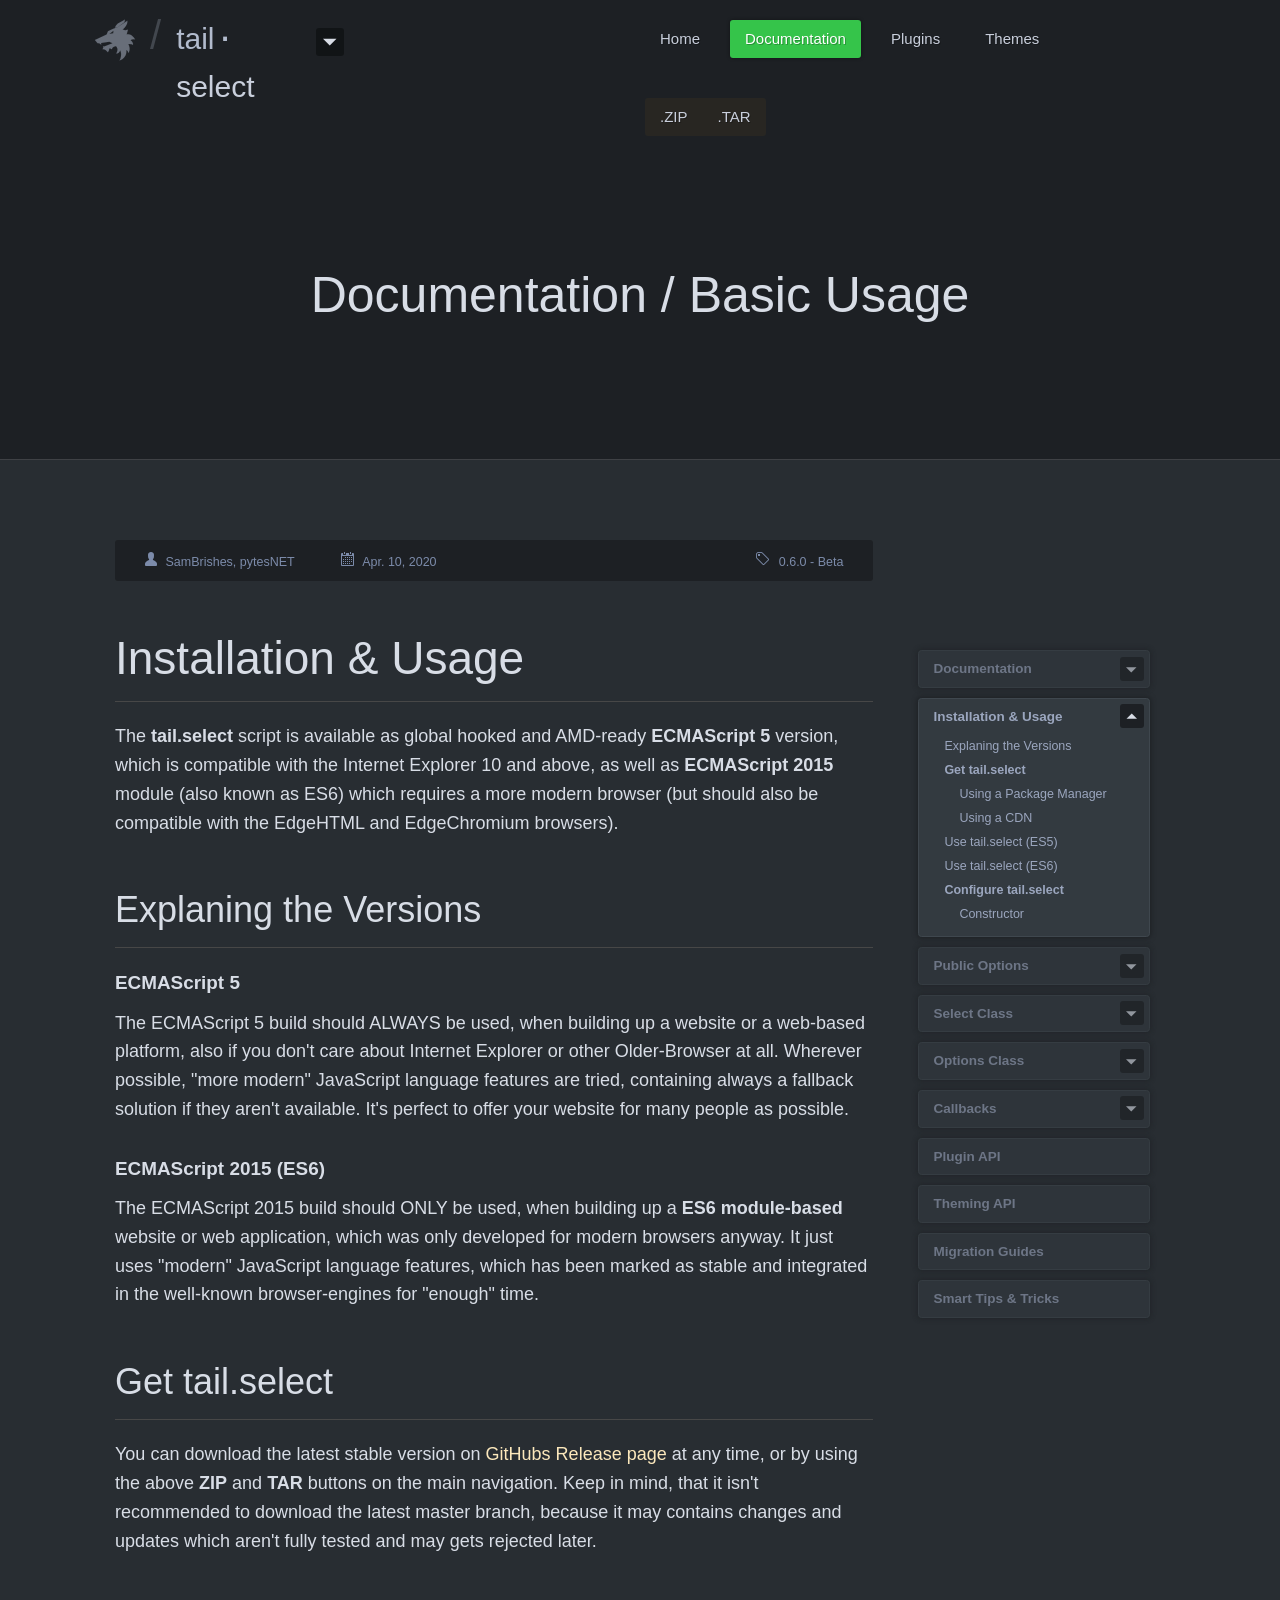
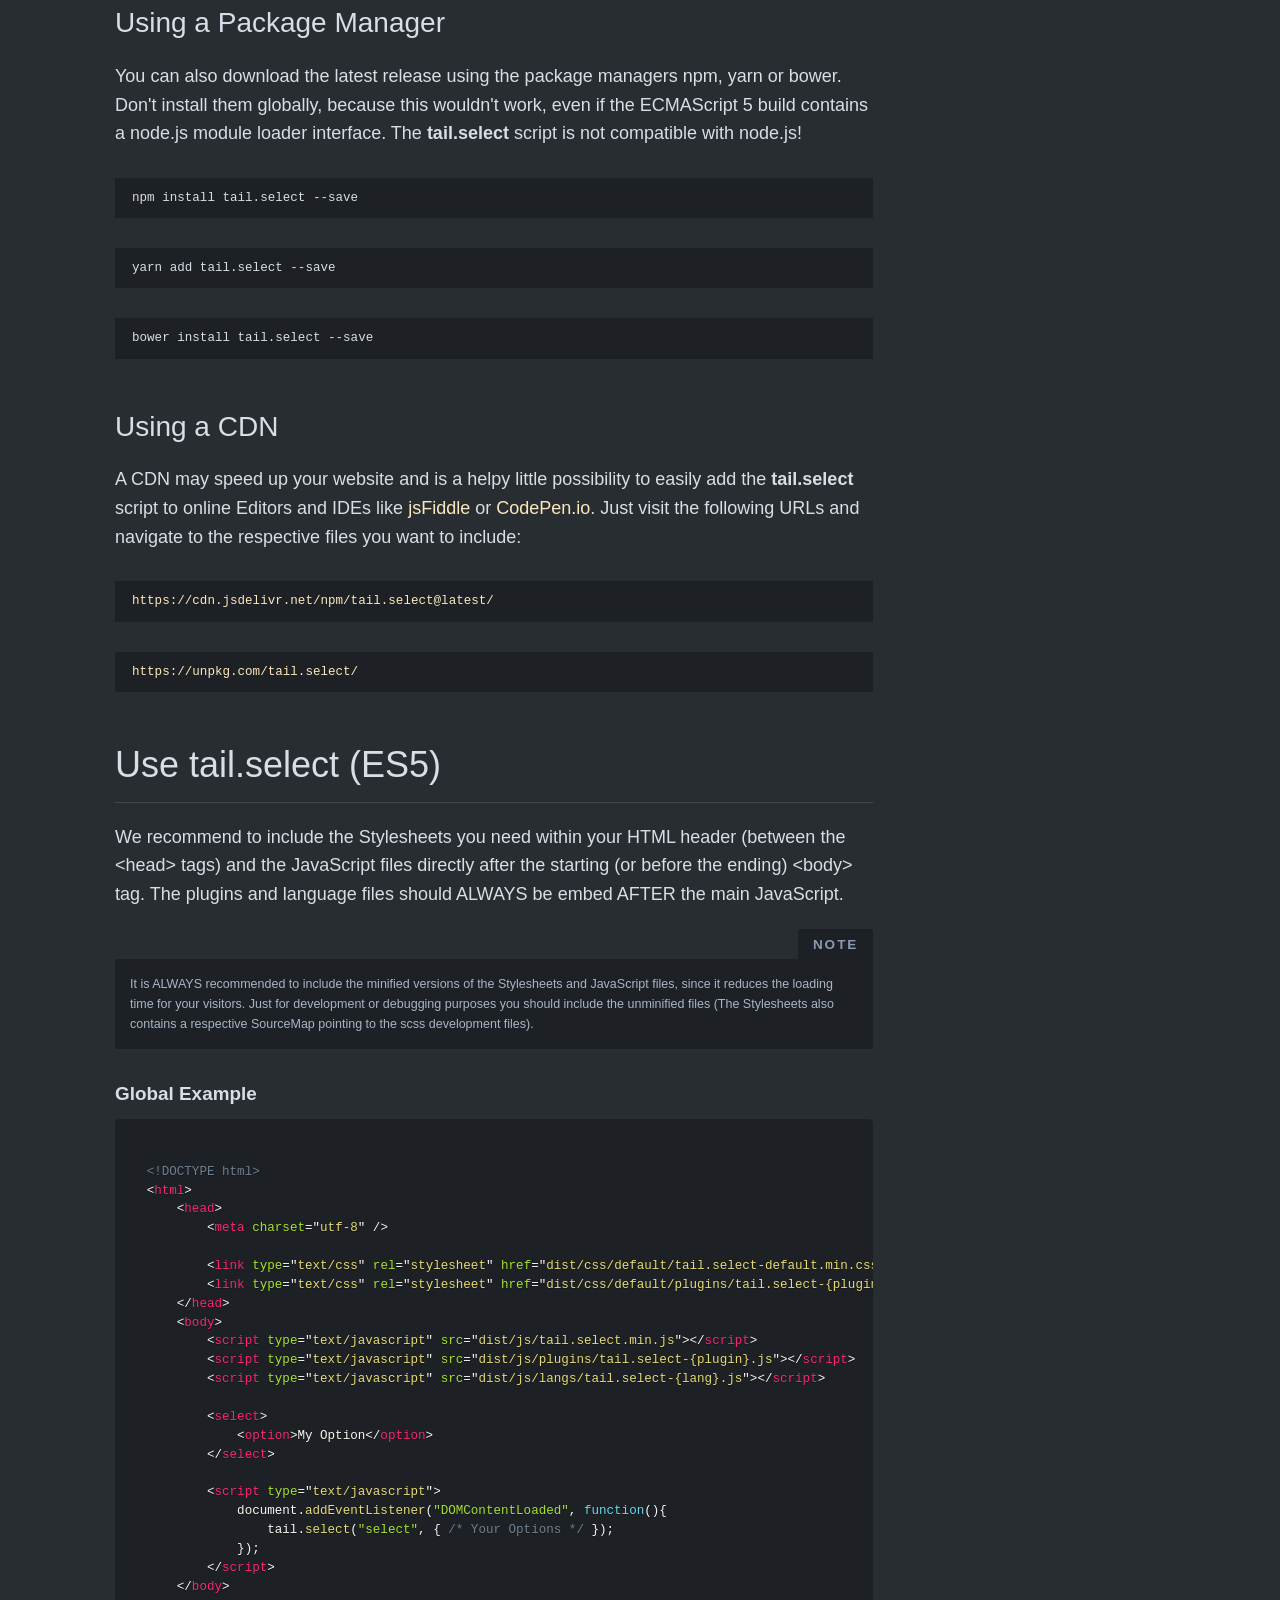
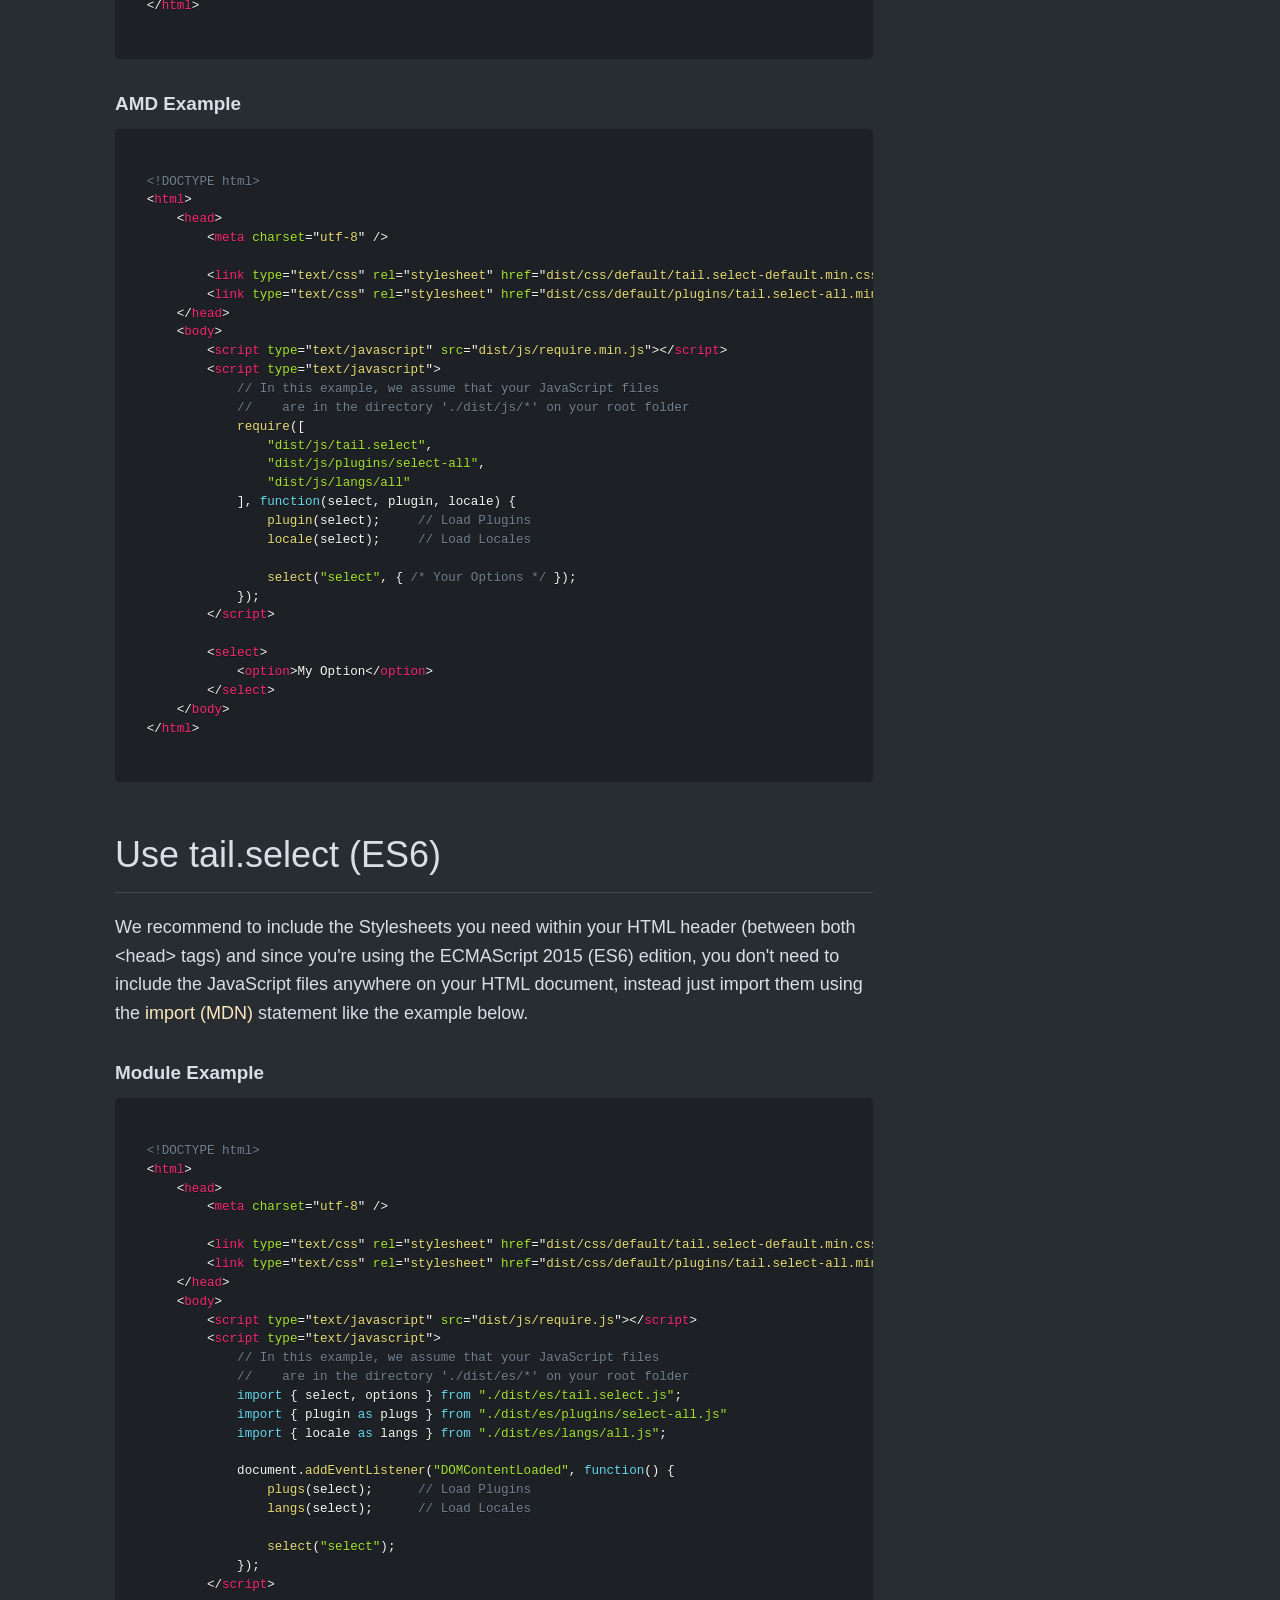
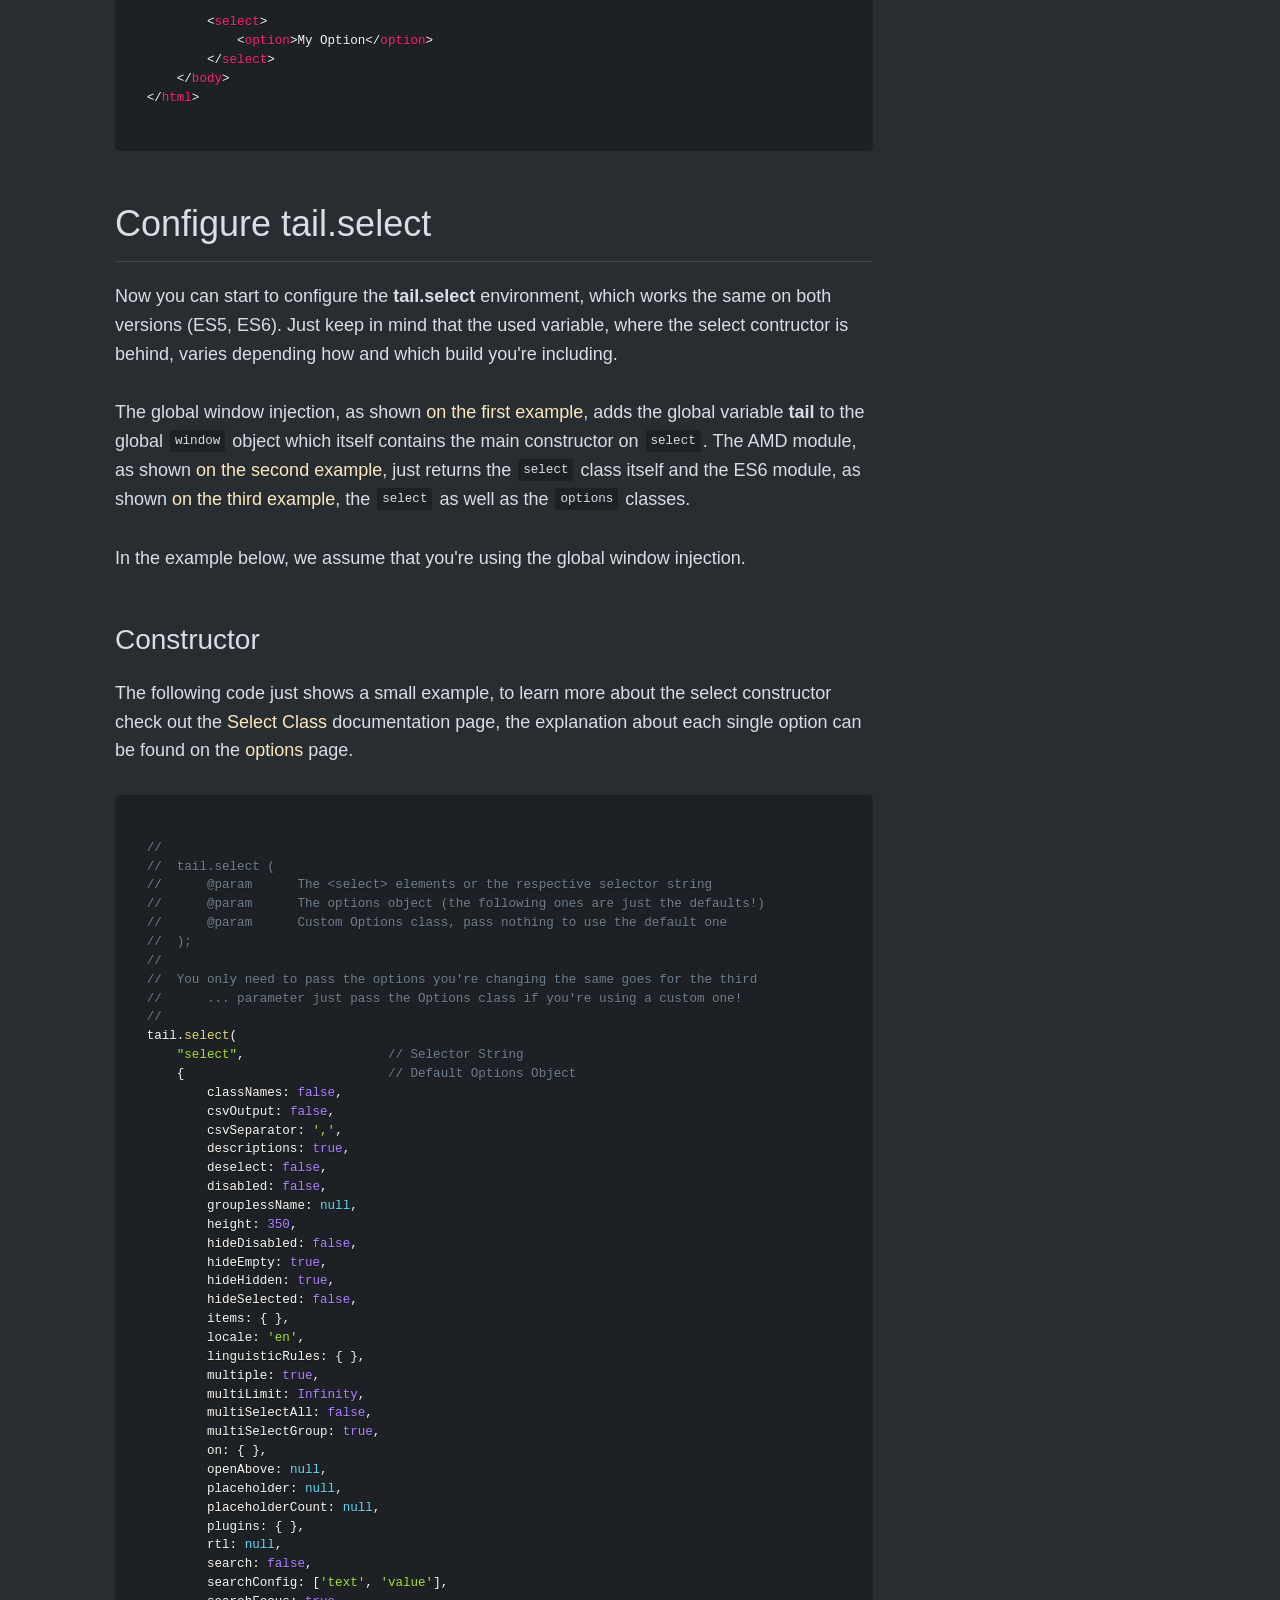
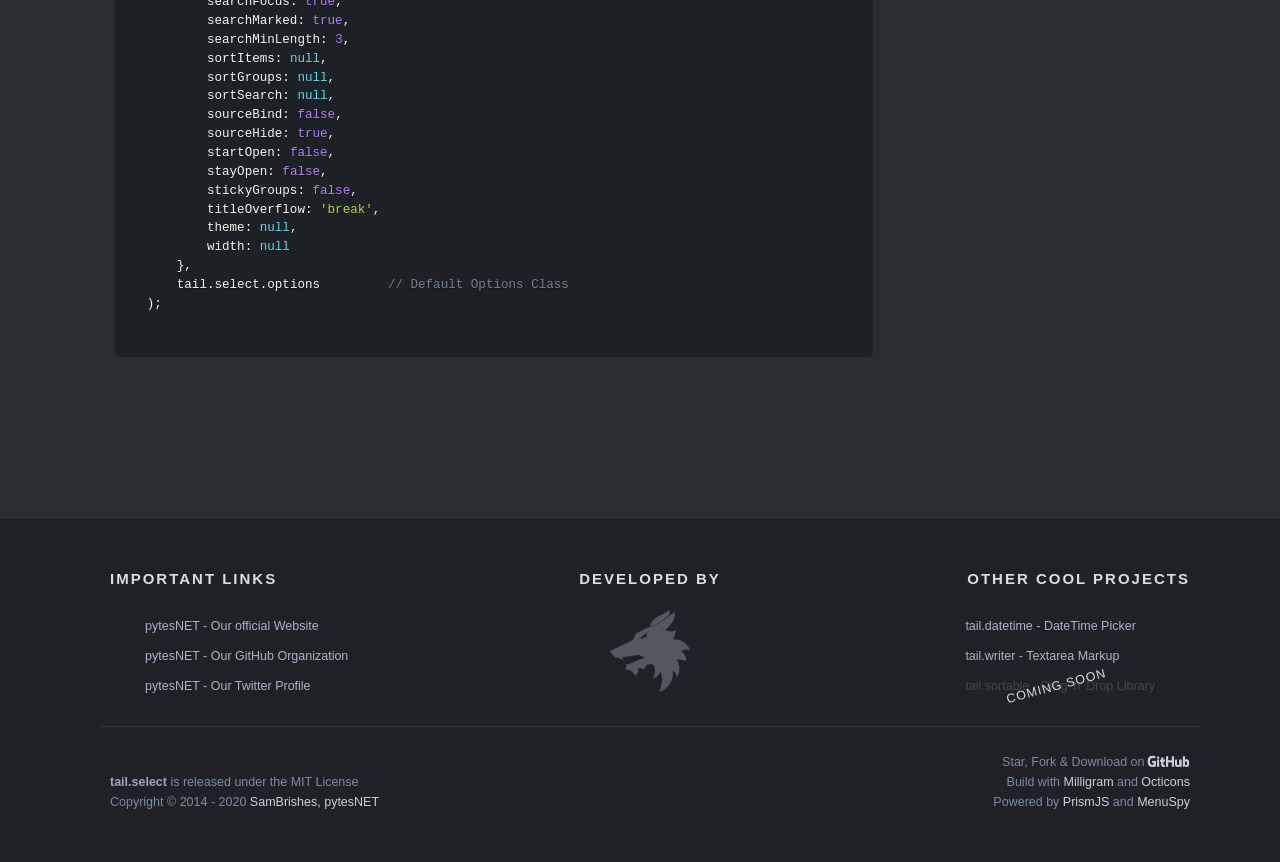
<file: docs/docs/basics.html>
<!DOCTYPE html>
<html lang="en">
    <head>
        <meta charset="utf-8" />
        <meta http-equiv="content-language" content="en" />
        <meta http-equiv="X-UA-Compatible" content="IE=edge" />
        <meta name="robots" content="index, follow" />
        <meta name="viewport" content="width=device-width, initial-scale=1" />

        <title>tail.select / Documentation / Basic Usage</title>

        <!-- Common -->
        <meta name="author" content="SamBrishes, pytesNET" />
        <meta name="publisher" content="SamBrishes, pytesNET" />
        <meta name="copyright" content="SamBrishes, pytesNET" />

        <meta name="name" content="tail.select / Documentation / Basic Usage" />
        <meta name="description" content="" />
        <meta name="keywords" content="" />

        <!-- Dublin Core -->
        <meta name="DC.Language" content="en" />
        <meta name="DC.Creator" content="SamBrishes, pytesNET" />
        <meta name="DC.Publisher" content="SamBrishes, pytesNET" />
        <meta name="DC.Rights" content="SamBrishes, pytesNET" />
        <meta name="DC.Description" content="" />

        <!-- Twitter -->
        <meta name="twitter:card" content="summary" />
        <meta name="twitter:site" content="pytesNET" />
        <meta name="twitter:creator" content="pytesNET" />
        <meta name="twitter:title" content="tail.select / Documentation / Basic Usage" />
        <meta name="twitter:description" content="" />

        <!-- Open Graph -->
        <meta name="og:type" content="website" />
        <meta name="og:url" content="http://pytesNET.github.io/tail.select" />
        <meta name="og:locale" content="en" />
        <meta name="og:title" content="tail.select / Documentation / Basic Usage" />
        <meta name="og:site_name" content="tail.select - The vanilla JS solution to level up your HTML &lt;select&gt; fields!" />
        <meta name="og:description" content="" />

        <!-- Assets -->
        <link type="text/css" rel="stylesheet" href="../css/octmoon.min.css" />
        <link type="text/css" rel="stylesheet" href="../css/milligram.min.css" />
        <link type="text/css" rel="stylesheet" href="../css/styles.min.css" />
        <script type="text/javascript" src="../js/menuspy.min.js"></script>
        <script type="text/javascript" src="../js/prism.min.js"></script>
        <script type="text/javascript" src="../js/website.js"></script>
        <script type="text/javascript" src="../js/demo.js"></script>

        <!-- Source -->
        <link type="text/css" rel="stylesheet" href="../../dist/css/default/theme-default.css" />
        <script type="text/javascript" src="../../dist/js/tail.select.js"></script>
        <script type="text/javascript" src="../../dist/js/plugins/all.js"></script>
        <script type="text/javascript" src="../../dist/js/locales/all.js"></script>
    </head>
    <body>
        <div class="header header-static">
            <div class="container">
                <div class="row row-no-padding">
                    <div class="column column-50">
                        <div class="header-logo">
                            <a href="https://www.pytes.net" target="_blank" class="logo-developer">
                                <img src="../img/pytesnet-white.svg" title="pyteesNET Logo" />
                            </a>

                            <span class="slash">/</span>

                            <a href="https://github.pytes.net/tail.select" target="_blank" class="logo-project">
                                <span class="tail">tail</span>
                                <span class="dot">.</span>
                                <span class="name">select</span>
                            </a>

                            <div class="logo-projects">
                                <span class="icon icon-triangle-down" data-toggle="active" data-target=".project-list"></span>
                                
                                <ul class="project-list">
                                    <li class="list-item item-title">
                                        <span class="tail">other</span><span class="dot">.</span><span class="name">Projects</span>
                                    </li>
                                    <li class="list-item"><a href="">
                                        <span class="item-title">
                                            <span class="tail">tail</span><span class="dot">.</span><span class="name">DateTime</span>
                                        </span> 
                                        <span class="item-slogan">A DateTime Picker</span>
                                    </a></li>
                                    <li class="list-item"><a href="">
                                        <span class="item-title">
                                            <span class="tail">tail</span><span class="dot">.</span><span class="name">writer</span>
                                        </span> 
                                        <span class="item-slogan">A Textarea Markup</span>
                                    </a></li>
                                    <li class="list-item"><a href="">
                                        <span class="item-title">
                                            <span class="tail">tail</span><span class="dot">.</span><span class="name">sortable</span>
                                        </span> 
                                        <span class="item-slogan">A Drag'n'Drop Library</span>
                                    </a></li>
                                    <li class="list-item item-close"><span class="icon icon-x" data-toggle="active" data-target=".project-list"></span></li>
                                </ul>
                            </div>
                        </div>
                    </div>
                    <div class="column column-50 text-right">
                        <ul class="main-navi">
                            <li class="navi-item">
                                <a href="../index.html" class="item-link">Home</a>
                            </li>
                            <li class="navi-item active">
                                <a href="../docs/index.html" class="item-link">Documentation</a>
                            </li>
                            <li class="navi-item">
                                <a href="../plugins.html" class="item-link">Plugins</a>
                            </li>
                            <li class="navi-item">
                                <a href="../themes.html" class="item-link">Themes</a>
                            </li>
                            <li class="navi-item item-download">
                                <a href="https://github.com/pytesNET/tail.select/zipball/master" class="item-link">.ZIP</a>
                                <a href="https://github.com/pytesNET/tail.select/tarball/master" class="item-link">.TAR</a>
                            </li>
                        </ul>
                    </div>
                </div>
            </div>
        </div>

        <div class="content-title">
            <div class="container">
                <div class="title-inner">Documentation / Basic Usage</div>
            </div>
        </div>

        <div class="content">
            <div class="container">
                <main class="content-page">
                    <header class="page-header">
                        <div class="last-author" data-tooltip="Author"><span class="icon icon-person"></span> SamBrishes, pytesNET</div>
                        <div class="last-update" data-tooltip="Last Update"><span class="icon icon-calendar"></span> Apr. 10, 2020</div>
                        <div class="last-version" data-tooltip="Package Version"><span class="icon icon-tag"></span> 0.6.0 - Beta</div>
                    </header>

                    <article class="page-content">
                        <h1 id="basics">Installation & Usage</h1>
                        <p>
                            The <b>tail.select</b> script is available as global hooked and AMD-ready <b>ECMAScript 5</b> version, which is
                            compatible with the Internet Explorer 10 and above, as well as <b>ECMAScript 2015</b> module (also known as ES6)
                            which requires a more modern browser (but should also be compatible with the EdgeHTML and EdgeChromium browsers).
                        </p>
                        
                        <h2 id="explanation">Explaning the Versions</h2>
                        <p class="subtitle">ECMAScript 5</p>
                        <p>
                            The ECMAScript 5 build should ALWAYS be used, when building up a website or a web-based platform, also if you don't
                            care about Internet Explorer or other Older-Browser at all. Wherever possible, "more modern" JavaScript language
                            features are tried, containing always a fallback solution if they aren't available. It's perfect to offer your
                            website for many people as possible.
                        </p>
                        
                        <p class="subtitle">ECMAScript 2015 (ES6)</p>
                        <p>
                            The ECMAScript 2015 build should ONLY be used, when building up a <b>ES6 module-based</b> website or web
                            application, which was only developed for modern browsers anyway. It just uses "modern" JavaScript language
                            features, which has been marked as stable and integrated in the well-known browser-engines for "enough" time.
                        </p>
                        
                        <h2 id="get">Get tail.select</h2>
                        <p>
                            You can download the latest stable version on <a href="">GitHubs Release page</a> at any time, or by using the
                            above <b>ZIP</b> and <b>TAR</b> buttons on the main navigation. Keep in mind, that it isn't recommended to
                            download the latest master branch, because it may contains changes and updates which aren't fully tested and may
                            gets rejected later.
                        </p>
                        
                        <h3 id="package-manager">Using a Package Manager</h3>
                        <p>
                            You can also download the latest release using the package managers npm, yarn or bower. Don't install them globally,
                            because this wouldn't work, even if the ECMAScript 5 build contains a node.js module loader interface. The
                            <b>tail.select</b> script is not compatible with node.js!
                        </p>
                        <pre><code>npm install tail.select --save</code></pre>
                        <pre><code>yarn add tail.select --save</code></pre>
                        <pre><code>bower install tail.select --save</code></pre>
                        
                        <h3 id="cdn">Using a CDN</h3>
                        <p>
                            A CDN may speed up your website and is a helpy little possibility to easily add the <b>tail.select</b> script to
                            online Editors and IDEs like <a href="https://jsfiddle.net/" target="_blank">jsFiddle</a> or <a href="https://codepen.io" target="_blank">CodePen.io</a>.
                            Just visit the following URLs and navigate to the respective files you want to include:
                        </p>
                        <pre><code><a href="https://cdn.jsdelivr.net/npm/tail.select@latest/" target="_blank">https://cdn.jsdelivr.net/npm/tail.select@latest/</a></code></pre>
                        <pre><code><a href="https://unpkg.com/tail.select/" target="_blank">https://unpkg.com/tail.select/</a></code></pre>
                        
                        <h2 id="use-es5">Use tail.select (ES5)</h2>
                        <p>
                            We recommend to include the Stylesheets you need within your HTML header (between the &lt;head&gt; tags) and the
                            JavaScript files directly after the starting (or before the ending) &lt;body&gt; tag. The plugins and language files
                            should ALWAYS be embed AFTER the main JavaScript.
                        </p>
                        <p class="note">
                            It is ALWAYS recommended to include the minified versions of the Stylesheets and JavaScript files, since it reduces
                            the loading time for your visitors. Just for development or debugging purposes you should include the unminified
                            files (The Stylesheets also contains a respective SourceMap pointing to the scss development files).
                        </p>
                        
                        
                        <p id="global-example" class="subtitle">Global Example</p>
<pre class="language-markup"><code>
&lt;!DOCTYPE html&gt;
&lt;html&gt;
    &lt;head&gt;
        &lt;meta charset="utf-8" /&gt;

        &lt;link type="text/css" rel="stylesheet" href="dist/css/default/tail.select-default.min.css" /&gt;
        &lt;link type="text/css" rel="stylesheet" href="dist/css/default/plugins/tail.select-{plugin}.min.css" /&gt;
    &lt;/head&gt;
    &lt;body&gt;
        &lt;script type="text/javascript" src="dist/js/tail.select.min.js"&gt;&lt;/script&gt;
        &lt;script type="text/javascript" src="dist/js/plugins/tail.select-{plugin}.js"&gt;&lt;/script&gt;
        &lt;script type="text/javascript" src="dist/js/langs/tail.select-{lang}.js"&gt;&lt;/script&gt;

        &lt;select&gt;
            &lt;option&gt;My Option&lt;/option&gt;
        &lt;/select&gt;

        &lt;script type="text/javascript"&gt;
            document.addEventListener("DOMContentLoaded", function(){
                tail.select("select", { /* Your Options */ });
            });
        &lt;/script&gt;
    &lt;/body&gt;
&lt;/html&gt;
                        </code></pre>
                        
                        <p id="amd-example" class="subtitle">AMD Example</p>
<pre class="language-markup"><code>
&lt;!DOCTYPE html&gt;
&lt;html&gt;
    &lt;head&gt;
        &lt;meta charset="utf-8" /&gt;

        &lt;link type="text/css" rel="stylesheet" href="dist/css/default/tail.select-default.min.css" /&gt;
        &lt;link type="text/css" rel="stylesheet" href="dist/css/default/plugins/tail.select-all.min.css" /&gt;
    &lt;/head&gt;
    &lt;body&gt;
        &lt;script type="text/javascript" src="dist/js/require.min.js"&gt;&lt;/script&gt;
        &lt;script type="text/javascript"&gt;
            // In this example, we assume that your JavaScript files
            //    are in the directory './dist/js/*' on your root folder
            require([
                "dist/js/tail.select",
                "dist/js/plugins/select-all",
                "dist/js/langs/all"
            ], function(select, plugin, locale) {
                plugin(select);     // Load Plugins
                locale(select);     // Load Locales

                select("select", { /* Your Options */ });
            });
        &lt;/script&gt;

        &lt;select&gt;
            &lt;option&gt;My Option&lt;/option&gt;
        &lt;/select&gt;
    &lt;/body&gt;
&lt;/html&gt;
                        </code></pre>
                        
                        <h2 id="use-es6">Use tail.select (ES6)</h2>
                        <p>
                            We recommend to include the Stylesheets you need within your HTML header (between both &lt;head&gt; tags) and since
                            you're using the ECMAScript 2015 (ES6) edition, you don't need to include the JavaScript files anywhere on your HTML
                            document, instead just import them using the <a href="https://developer.mozilla.org/en-US/docs/Web/JavaScript/Reference/Statements/import" target="_blank">import (MDN)</a>
                            statement like the example below.
                        </p>
                        
                        <p id="module-example" class="subtitle">Module Example</p>
<pre class="language-markup"><code>
&lt;!DOCTYPE html&gt;
&lt;html&gt;
    &lt;head&gt;
        &lt;meta charset="utf-8" /&gt;

        &lt;link type="text/css" rel="stylesheet" href="dist/css/default/tail.select-default.min.css" /&gt;
        &lt;link type="text/css" rel="stylesheet" href="dist/css/default/plugins/tail.select-all.min.css" /&gt;
    &lt;/head&gt;
    &lt;body&gt;
        &lt;script type="text/javascript" src="dist/js/require.js"&gt;&lt;/script&gt;
        &lt;script type="text/javascript"&gt;
            // In this example, we assume that your JavaScript files
            //    are in the directory './dist/es/*' on your root folder
            import { select, options } from "./dist/es/tail.select.js";
            import { plugin as plugs } from "./dist/es/plugins/select-all.js"
            import { locale as langs } from "./dist/es/langs/all.js";

            document.addEventListener("DOMContentLoaded", function() {
                plugs(select);      // Load Plugins
                langs(select);      // Load Locales

                select("select");
            });
        &lt;/script&gt;

        &lt;select&gt;
            &lt;option&gt;My Option&lt;/option&gt;
        &lt;/select&gt;
    &lt;/body&gt;
&lt;/html&gt;
                        </code></pre>
                        
                        <h2 id="configure">Configure tail.select</h2>
                        <p>
                            Now you can start to configure the <b>tail.select</b> environment, which works the same on both versions (ES5, ES6).
                            Just keep in mind that the used variable, where the select contructor is behind, varies depending how and which
                            build you're including.
                        </p>
                        <p>
                            The global window injection, as shown <a href="#global-example">on the first example</a>, adds the global variable
                            <b>tail</b> to the global <code>window</code> object which itself contains the main constructor on <code>select</code>.
                            The AMD module, as shown <a href="#amd-example">on the second example</a>, just returns the <code>select</code> class
                            itself and the ES6 module, as shown <a href="#module-example">on the third example</a>, the <code>select</code> as
                            well as the <code>options</code> classes.
                        </p>
                        <p>
                            In the example below, we assume that you're using the global window injection.
                        </p>
                        
                        <h3 id="constructor">Constructor</h3>
                        <p>
                            The following code just shows a small example, to learn more about the select constructor check out the
                            <a href="class-select.html#constructor">Select Class</a> documentation page, the explanation about each
                            single option can be found on the <a href="options.html">options</a> page.
                        </p>
                        
<pre class="language-javascript"><code>
//
//  tail.select (
//      @param      The &lt;select&gt; elements or the respective selector string
//      @param      The options object (the following ones are just the defaults!)
//      @param      Custom Options class, pass nothing to use the default one
//  );
//
//  You only need to pass the options you're changing the same goes for the third
//      ... parameter just pass the Options class if you're using a custom one!
//
tail.select(
    "select",                   // Selector String
    {                           // Default Options Object
        classNames: false,
        csvOutput: false,
        csvSeparator: ',',
        descriptions: true,
        deselect: false,
        disabled: false,
        grouplessName: null,
        height: 350,
        hideDisabled: false,
        hideEmpty: true,
        hideHidden: true,
        hideSelected: false,
        items: { },
        locale: 'en',
        linguisticRules: { },
        multiple: true,
        multiLimit: Infinity,
        multiSelectAll: false,
        multiSelectGroup: true,
        on: { },
        openAbove: null,
        placeholder: null,
        placeholderCount: null,
        plugins: { },
        rtl: null,
        search: false, 
        searchConfig: ['text', 'value'],
        searchFocus: true,
        searchMarked: true,
        searchMinLength: 3,
        sortItems: null,
        sortGroups: null,
        sortSearch: null,
        sourceBind: false,
        sourceHide: true,
        startOpen: false,
        stayOpen: false,
        stickyGroups: false,
        titleOverflow: 'break',
        theme: null,
        width: null
    }, 
    tail.select.options         // Default Options Class
);
                        </code></pre></article>
                    
                    <footer class="page-footer">
                        <div class="footer-author"></div>
                        <div class="footer-last-update"></div>
                        <div class="footer-tags"></div>
                    </footer>
                </main>

                <div class="content-sidebar">
                    <div class="widget widget-toc">
                        <div class="widget-title">Table of Content</div>
                        <div class="widget-content">
                            
                            <ul class="toc-navi navi-depth-1">
                                <li class="navi-item item-has-sub" data-toggle="show" data-strict="true">
                                    <a href="index.html#documentation" title="Documentation">Documentation</a>
                            
                                <ul class="toc-sub-navi navi-depth-2">
                                    <li class="navi-item item-has-sub" data-toggle="show" data-strict="true">
                                        <a href="index.html#translations" title="Translations">Translations</a>
                            
                                    <ul class="toc-sub-navi navi-depth-3">
                                        <li class="navi-item" data-toggle="show" data-strict="true">
                                            <a href="index.html#translations-add" title="Create a new Translation">Create a new Translation</a>
                                        </li>
                                    </ul>
                                    </li>
                                </ul>
                                </li>
                                <li class="navi-item item-has-sub" data-toggle="show" data-strict="true">
                                    <a href="basics.html#basics" title="Installation & Usage">Installation & Usage</a>
                            
                                <ul class="toc-sub-navi navi-depth-2">
                                    <li class="navi-item" data-toggle="show" data-strict="true">
                                        <a href="basics.html#explanation" title="Explaning the Versions">Explaning the Versions</a>
                                    </li>
                                    <li class="navi-item item-has-sub" data-toggle="show" data-strict="true">
                                        <a href="basics.html#get" title="Get tail.select">Get tail.select</a>
                            
                                    <ul class="toc-sub-navi navi-depth-3">
                                        <li class="navi-item" data-toggle="show" data-strict="true">
                                            <a href="basics.html#package-manager" title="Using a Package Manager">Using a Package Manager</a>
                                        </li>
                                        <li class="navi-item" data-toggle="show" data-strict="true">
                                            <a href="basics.html#cdn" title="Using a CDN">Using a CDN</a>
                                        </li>
                                    </ul>
                                    </li>
                                    <li class="navi-item" data-toggle="show" data-strict="true">
                                        <a href="basics.html#use-es5" title="Use tail.select (ES5)">Use tail.select (ES5)</a>
                                    </li>
                                    <li class="navi-item" data-toggle="show" data-strict="true">
                                        <a href="basics.html#use-es6" title="Use tail.select (ES6)">Use tail.select (ES6)</a>
                                    </li>
                                    <li class="navi-item item-has-sub" data-toggle="show" data-strict="true">
                                        <a href="basics.html#configure" title="Configure tail.select">Configure tail.select</a>
                            
                                    <ul class="toc-sub-navi navi-depth-3">
                                        <li class="navi-item" data-toggle="show" data-strict="true">
                                            <a href="basics.html#constructor" title="Constructor">Constructor</a>
                                        </li>
                                    </ul>
                                    </li>
                                </ul>
                                </li>
                                <li class="navi-item item-has-sub" data-toggle="show" data-strict="true">
                                    <a href="options.html#options" title="Public Options">Public Options</a>
                            
                                <ul class="toc-sub-navi navi-depth-2">
                                    <li class="navi-item" data-toggle="show" data-strict="true">
                                        <a href="options.html#option-classnames" title="classNames">classNames</a>
                                    </li>
                                    <li class="navi-item" data-toggle="show" data-strict="true">
                                        <a href="options.html#option-csvoutput" title="csvOutput">csvOutput</a>
                                    </li>
                                    <li class="navi-item" data-toggle="show" data-strict="true">
                                        <a href="options.html#option-csvseparator" title="csvSeparator">csvSeparator</a>
                                    </li>
                                    <li class="navi-item" data-toggle="show" data-strict="true">
                                        <a href="options.html#option-descriptions" title="descriptions">descriptions</a>
                                    </li>
                                    <li class="navi-item" data-toggle="show" data-strict="true">
                                        <a href="options.html#option-deselect" title="deselect">deselect</a>
                                    </li>
                                    <li class="navi-item" data-toggle="show" data-strict="true">
                                        <a href="options.html#option-disabled" title="disabled">disabled</a>
                                    </li>
                                    <li class="navi-item" data-toggle="show" data-strict="true">
                                        <a href="options.html#option-grouplessname" title="grouplessName">grouplessName</a>
                                    </li>
                                    <li class="navi-item" data-toggle="show" data-strict="true">
                                        <a href="options.html#option-height" title="height">height</a>
                                    </li>
                                    <li class="navi-item" data-toggle="show" data-strict="true">
                                        <a href="options.html#option-hidedisabled" title="hideDisabled">hideDisabled</a>
                                    </li>
                                    <li class="navi-item" data-toggle="show" data-strict="true">
                                        <a href="options.html#option-hideempty" title="hideEmpty">hideEmpty</a>
                                    </li>
                                    <li class="navi-item" data-toggle="show" data-strict="true">
                                        <a href="options.html#option-hidehidden" title="hideHidden">hideHidden</a>
                                    </li>
                                    <li class="navi-item" data-toggle="show" data-strict="true">
                                        <a href="options.html#option-hideselected" title="hideSelected">hideSelected</a>
                                    </li>
                                    <li class="navi-item" data-toggle="show" data-strict="true">
                                        <a href="options.html#option-items" title="items">items</a>
                                    </li>
                                    <li class="navi-item" data-toggle="show" data-strict="true">
                                        <a href="options.html#option-locale" title="locale">locale</a>
                                    </li>
                                    <li class="navi-item" data-toggle="show" data-strict="true">
                                        <a href="options.html#option-linguisticrules" title="linguisticRules">linguisticRules</a>
                                    </li>
                                    <li class="navi-item" data-toggle="show" data-strict="true">
                                        <a href="options.html#option-multiple" title="multiple">multiple</a>
                                    </li>
                                    <li class="navi-item" data-toggle="show" data-strict="true">
                                        <a href="options.html#option-multilimit" title="multiLimit">multiLimit</a>
                                    </li>
                                    <li class="navi-item" data-toggle="show" data-strict="true">
                                        <a href="options.html#option-multiselectall" title="multiSelectAll">multiSelectAll</a>
                                    </li>
                                    <li class="navi-item" data-toggle="show" data-strict="true">
                                        <a href="options.html#option-multiselectgroup" title="multiSelectGroup">multiSelectGroup</a>
                                    </li>
                                    <li class="navi-item" data-toggle="show" data-strict="true">
                                        <a href="options.html#option-on" title="on">on</a>
                                    </li>
                                    <li class="navi-item" data-toggle="show" data-strict="true">
                                        <a href="options.html#option-openabove" title="openAbove">openAbove</a>
                                    </li>
                                    <li class="navi-item" data-toggle="show" data-strict="true">
                                        <a href="options.html#option-placeholder" title="placeholder">placeholder</a>
                                    </li>
                                    <li class="navi-item" data-toggle="show" data-strict="true">
                                        <a href="options.html#option-placeholdercount" title="placeholderCount">placeholderCount</a>
                                    </li>
                                    <li class="navi-item" data-toggle="show" data-strict="true">
                                        <a href="options.html#option-plugins" title="plugins">plugins</a>
                                    </li>
                                    <li class="navi-item" data-toggle="show" data-strict="true">
                                        <a href="options.html#option-rtl" title="rtl">rtl</a>
                                    </li>
                                    <li class="navi-item" data-toggle="show" data-strict="true">
                                        <a href="options.html#option-search" title="search">search</a>
                                    </li>
                                    <li class="navi-item" data-toggle="show" data-strict="true">
                                        <a href="options.html#option-searchconfig" title="searchConfig">searchConfig</a>
                                    </li>
                                    <li class="navi-item" data-toggle="show" data-strict="true">
                                        <a href="options.html#option-searchfocus" title="searchFocus">searchFocus</a>
                                    </li>
                                    <li class="navi-item" data-toggle="show" data-strict="true">
                                        <a href="options.html#option-searchmarked" title="searchMarked">searchMarked</a>
                                    </li>
                                    <li class="navi-item" data-toggle="show" data-strict="true">
                                        <a href="options.html#option-searchminlength" title="searchMinLength">searchMinLength</a>
                                    </li>
                                    <li class="navi-item" data-toggle="show" data-strict="true">
                                        <a href="options.html#option-sortitems" title="sortItems">sortItems</a>
                                    </li>
                                    <li class="navi-item" data-toggle="show" data-strict="true">
                                        <a href="options.html#option-sortgroups" title="sortGroups">sortGroups</a>
                                    </li>
                                    <li class="navi-item" data-toggle="show" data-strict="true">
                                        <a href="options.html#option-sortsearch" title="sortSearch">sortSearch</a>
                                    </li>
                                    <li class="navi-item" data-toggle="show" data-strict="true">
                                        <a href="options.html#option-sourcebind" title="sourceBind">sourceBind</a>
                                    </li>
                                    <li class="navi-item" data-toggle="show" data-strict="true">
                                        <a href="options.html#option-sourcehide" title="sourceHide">sourceHide</a>
                                    </li>
                                    <li class="navi-item" data-toggle="show" data-strict="true">
                                        <a href="options.html#option-startopen" title="startOpen">startOpen</a>
                                    </li>
                                    <li class="navi-item" data-toggle="show" data-strict="true">
                                        <a href="options.html#option-stayopen" title="stayOpen">stayOpen</a>
                                    </li>
                                    <li class="navi-item" data-toggle="show" data-strict="true">
                                        <a href="options.html#option-stickygroups" title="stickyGroups">stickyGroups</a>
                                    </li>
                                    <li class="navi-item" data-toggle="show" data-strict="true">
                                        <a href="options.html#option-theme" title="theme">theme</a>
                                    </li>
                                    <li class="navi-item" data-toggle="show" data-strict="true">
                                        <a href="options.html#option-titleoverflow" title="titleOverflow">titleOverflow</a>
                                    </li>
                                    <li class="navi-item" data-toggle="show" data-strict="true">
                                        <a href="options.html#option-width" title="width">width</a>
                                    </li>
                                    <li class="navi-item item-has-sub" data-toggle="show" data-strict="true">
                                        <a href="options.html#removed-options" title="Removed Options">Removed Options</a>
                            
                                    <ul class="toc-sub-navi navi-depth-3">
                                        <li class="navi-item" data-toggle="show" data-strict="true">
                                            <a href="options.html#removed-animate" title="animate">animate</a>
                                        </li>
                                        <li class="navi-item" data-toggle="show" data-strict="true">
                                            <a href="options.html#removed-bindsourceselect" title="bindSourceSelect">bindSourceSelect</a>
                                        </li>
                                        <li class="navi-item" data-toggle="show" data-strict="true">
                                            <a href="options.html#removed-cbcomplete" title="cbComplete">cbComplete</a>
                                        </li>
                                        <li class="navi-item" data-toggle="show" data-strict="true">
                                            <a href="options.html#removed-cbempty" title="cbEmpty">cbEmpty</a>
                                        </li>
                                        <li class="navi-item" data-toggle="show" data-strict="true">
                                            <a href="options.html#removed-cbloopitem" title="cbLoopItem">cbLoopItem</a>
                                        </li>
                                        <li class="navi-item" data-toggle="show" data-strict="true">
                                            <a href="options.html#removed-cbloopgroup" title="cbLoopGroup">cbLoopGroup</a>
                                        </li>
                                        <li class="navi-item" data-toggle="show" data-strict="true">
                                            <a href="options.html#removed-hideselect" title="hideSelect">hideSelect</a>
                                        </li>
                                        <li class="navi-item" data-toggle="show" data-strict="true">
                                            <a href="options.html#removed-multicountainer" title="multiContainer">multiContainer</a>
                                        </li>
                                        <li class="navi-item" data-toggle="show" data-strict="true">
                                            <a href="options.html#removed-multipinselected" title="multiPinSelected">multiPinSelected</a>
                                        </li>
                                        <li class="navi-item" data-toggle="show" data-strict="true">
                                            <a href="options.html#removed-multishowcount" title="multiShowCount">multiShowCount</a>
                                        </li>
                                        <li class="navi-item" data-toggle="show" data-strict="true">
                                            <a href="options.html#removed-multishowlimit" title="multiShowLimit">multiShowLimit</a>
                                        </li>
                                        <li class="navi-item" data-toggle="show" data-strict="true">
                                            <a href="options.html#removed-searchdisabled" title="searchDisabled">searchDisabled</a>
                                        </li>
                                    </ul>
                                    </li>
                                </ul>
                                </li>
                                <li class="navi-item item-has-sub" data-toggle="show" data-strict="true">
                                    <a href="class-select.html#null" title="Select Class">Select Class</a>
                            
                                <ul class="toc-sub-navi navi-depth-2">
                                    <li class="navi-item item-has-sub" data-toggle="show" data-strict="true">
                                        <a href="class-select.html#constructor" title="Main Constructor">Main Constructor</a>
                            
                                    <ul class="toc-sub-navi navi-depth-3">
                                        <li class="navi-item" data-toggle="show" data-strict="true">
                                            <a href="class-select.html#binding-jquery" title="jQuery Binding">jQuery Binding</a>
                                        </li>
                                        <li class="navi-item" data-toggle="show" data-strict="true">
                                            <a href="class-select.html#binding-mootools" title="MooTools Binding">MooTools Binding</a>
                                        </li>
                                    </ul>
                                    </li>
                                    <li class="navi-item item-has-sub" data-toggle="show" data-strict="true">
                                        <a href="class-select.html#methods-internal" title="Internal Methods">Internal Methods</a>
                            
                                    <ul class="toc-sub-navi navi-depth-3">
                                        <li class="navi-item" data-toggle="show" data-strict="true">
                                            <a href="class-select.html#method-_e" title="._e()">._e()</a>
                                        </li>
                                        <li class="navi-item" data-toggle="show" data-strict="true">
                                            <a href="class-select.html#method-_cls" title="._cls()">._cls()</a>
                                        </li>
                                        <li class="navi-item" data-toggle="show" data-strict="true">
                                            <a href="class-select.html#method-init" title=".init()">.init()</a>
                                        </li>
                                        <li class="navi-item" data-toggle="show" data-strict="true">
                                            <a href="class-select.html#method-build" title=".build()">.build()</a>
                                        </li>
                                        <li class="navi-item" data-toggle="show" data-strict="true">
                                            <a href="class-select.html#method-bind" title=".bind()">.bind()</a>
                                        </li>
                                        <li class="navi-item" data-toggle="show" data-strict="true">
                                            <a href="class-select.html#method-calculate" title=".calculate()">.calculate()</a>
                                        </li>
                                    </ul>
                                    </li>
                                    <li class="navi-item item-has-sub" data-toggle="show" data-strict="true">
                                        <a href="class-select.html#methods-api" title="API Methods">API Methods</a>
                            
                                    <ul class="toc-sub-navi navi-depth-3">
                                        <li class="navi-item" data-toggle="show" data-strict="true">
                                            <a href="class-select.html#method-trigger" title=".trigger()">.trigger()</a>
                                        </li>
                                        <li class="navi-item" data-toggle="show" data-strict="true">
                                            <a href="class-select.html#method-query" title=".query()">.query()</a>
                                        </li>
                                        <li class="navi-item" data-toggle="show" data-strict="true">
                                            <a href="class-select.html#method-render" title=".render()">.render()</a>
                                        </li>
                                        <li class="navi-item" data-toggle="show" data-strict="true">
                                            <a href="class-select.html#method-update" title=".update()">.update()</a>
                                        </li>
                                        <li class="navi-item" data-toggle="show" data-strict="true">
                                            <a href="class-select.html#method-updatecsv" title=".updateCSV()">.updateCSV()</a>
                                        </li>
                                        <li class="navi-item" data-toggle="show" data-strict="true">
                                            <a href="class-select.html#method-updatelabel" title=".updateLabel()">.updateLabel()</a>
                                        </li>
                                    </ul>
                                    </li>
                                    <li class="navi-item item-has-sub" data-toggle="show" data-strict="true">
                                        <a href="class-select.html#methods-public" title="Public Methods">Public Methods</a>
                            
                                    <ul class="toc-sub-navi navi-depth-3">
                                        <li class="navi-item" data-toggle="show" data-strict="true">
                                            <a href="class-select.html#method-open" title=".open()">.open()</a>
                                        </li>
                                        <li class="navi-item" data-toggle="show" data-strict="true">
                                            <a href="class-select.html#method-close" title=".close()">.close()</a>
                                        </li>
                                        <li class="navi-item" data-toggle="show" data-strict="true">
                                            <a href="class-select.html#method-toggle" title=".toggle()">.toggle()</a>
                                        </li>
                                        <li class="navi-item" data-toggle="show" data-strict="true">
                                            <a href="class-select.html#method-reload" title=".reload()">.reload()</a>
                                        </li>
                                        <li class="navi-item" data-toggle="show" data-strict="true">
                                            <a href="class-select.html#method-remove" title=".remove()">.remove()</a>
                                        </li>
                                        <li class="navi-item" data-toggle="show" data-strict="true">
                                            <a href="class-select.html#method-get" title=".get()">.get()</a>
                                        </li>
                                        <li class="navi-item" data-toggle="show" data-strict="true">
                                            <a href="class-select.html#method-set" title=".set()">.set()</a>
                                        </li>
                                        <li class="navi-item" data-toggle="show" data-strict="true">
                                            <a href="class-select.html#method-enable" title=".enable()">.enable()</a>
                                        </li>
                                        <li class="navi-item" data-toggle="show" data-strict="true">
                                            <a href="class-select.html#method-disable" title=".disable()">.disable()</a>
                                        </li>
                                        <li class="navi-item" data-toggle="show" data-strict="true">
                                            <a href="class-select.html#method-on" title=".on()">.on()</a>
                                        </li>
                                        <li class="navi-item" data-toggle="show" data-strict="true">
                                            <a href="class-select.html#method-value" title=".value()">.value()</a>
                                        </li>
                                    </ul>
                                    </li>
                                    <li class="navi-item item-has-sub" data-toggle="show" data-strict="true">
                                        <a href="class-select.html#methods-internal" title="Variables">Variables</a>
                            
                                    <ul class="toc-sub-navi navi-depth-3">
                                        <li class="navi-item" data-toggle="show" data-strict="true">
                                            <a href="class-select.html#variable-__" title=".__">.__</a>
                                        </li>
                                        <li class="navi-item" data-toggle="show" data-strict="true">
                                            <a href="class-select.html#variable-_select" title="._select">._select</a>
                                        </li>
                                        <li class="navi-item" data-toggle="show" data-strict="true">
                                            <a href="class-select.html#variable-_label" title="._label">._label</a>
                                        </li>
                                        <li class="navi-item" data-toggle="show" data-strict="true">
                                            <a href="class-select.html#variable-_dropdown" title="._dropdown">._dropdown</a>
                                        </li>
                                        <li class="navi-item" data-toggle="show" data-strict="true">
                                            <a href="class-select.html#variable-_search" title="._search">._search</a>
                                        </li>
                                        <li class="navi-item" data-toggle="show" data-strict="true">
                                            <a href="class-select.html#variable-_csv" title="._csv">._csv</a>
                                        </li>
                                        <li class="navi-item" data-toggle="show" data-strict="true">
                                            <a href="class-select.html#variable-_last_query" title="._last_query">._last_query</a>
                                        </li>
                                        <li class="navi-item" data-toggle="show" data-strict="true">
                                            <a href="class-select.html#variable-id" title=".id">.id</a>
                                        </li>
                                        <li class="navi-item" data-toggle="show" data-strict="true">
                                            <a href="class-select.html#variable-e" title=".e">.e</a>
                                        </li>
                                        <li class="navi-item" data-toggle="show" data-strict="true">
                                            <a href="class-select.html#variable-con" title=".con">.con</a>
                                        </li>
                                        <li class="navi-item" data-toggle="show" data-strict="true">
                                            <a href="class-select.html#variable-listen" title=".listen">.listen</a>
                                        </li>
                                        <li class="navi-item" data-toggle="show" data-strict="true">
                                            <a href="class-select.html#variable-callbacks" title=".callbacks">.callbacks</a>
                                        </li>
                                        <li class="navi-item" data-toggle="show" data-strict="true">
                                            <a href="class-select.html#variable-options" title=".options">.options</a>
                                        </li>
                                        <li class="navi-item" data-toggle="show" data-strict="true">
                                            <a href="class-select.html#variable-plugins" title=".plugins">.plugins</a>
                                        </li>
                                    </ul>
                                    </li>
                                    <li class="navi-item item-has-sub" data-toggle="show" data-strict="true">
                                        <a href="class-select.html#methods-removed" title="Removed Methods">Removed Methods</a>
                            
                                    <ul class="toc-sub-navi navi-depth-3">
                                        <li class="navi-item" data-toggle="show" data-strict="true">
                                            <a href="class-select.html#removed-callback" title=".callback()">.callback()</a>
                                        </li>
                                        <li class="navi-item" data-toggle="show" data-strict="true">
                                            <a href="class-select.html#removed-calc" title=".calc()">.calc()</a>
                                        </li>
                                        <li class="navi-item" data-toggle="show" data-strict="true">
                                            <a href="class-select.html#removed-cbgroup" title=".cbGroup()">.cbGroup()</a>
                                        </li>
                                        <li class="navi-item" data-toggle="show" data-strict="true">
                                            <a href="class-select.html#removed-cbitem" title=".cbItem()">.cbItem()</a>
                                        </li>
                                        <li class="navi-item" data-toggle="show" data-strict="true">
                                            <a href="class-select.html#removed-choose" title=".choose()">.choose()</a>
                                        </li>
                                        <li class="navi-item" data-toggle="show" data-strict="true">
                                            <a href="class-select.html#removed-choose" title=".config()">.config()</a>
                                        </li>
                                        <li class="navi-item" data-toggle="show" data-strict="true">
                                            <a href="class-select.html#removed-setlabel" title=".setLabel()">.setLabel()</a>
                                        </li>
                                        <li class="navi-item" data-toggle="show" data-strict="true">
                                            <a href="class-select.html#removed-setcontainer" title=".setContainer()">.setContainer()</a>
                                        </li>
                                        <li class="navi-item" data-toggle="show" data-strict="true">
                                            <a href="class-select.html#removed-choose" title=".setCSVInput()">.setCSVInput()</a>
                                        </li>
                                        <li class="navi-item" data-toggle="show" data-strict="true">
                                            <a href="class-select.html#removed-choose" title=".setCounter()">.setCounter()</a>
                                        </li>
                                        <li class="navi-item" data-toggle="show" data-strict="true">
                                            <a href="class-select.html#removed-updatecontainer" title=".updateContainer()">.updateContainer()</a>
                                        </li>
                                        <li class="navi-item" data-toggle="show" data-strict="true">
                                            <a href="class-select.html#removed-updatepin" title=".updatePin()">.updatePin()</a>
                                        </li>
                                    </ul>
                                    </li>
                                </ul>
                                </li>
                                <li class="navi-item item-has-sub" data-toggle="show" data-strict="true">
                                    <a href="class-options.html#null" title="Options Class">Options Class</a>
                            
                                <ul class="toc-sub-navi navi-depth-2">
                                    <li class="navi-item" data-toggle="show" data-strict="true">
                                        <a href="class-options.html#constructor" title="Main Constructor">Main Constructor</a>
                                    </li>
                                    <li class="navi-item" data-toggle="show" data-strict="true">
                                        <a href="class-options.html#method-create" title=".create()">.create()</a>
                                    </li>
                                    <li class="navi-item" data-toggle="show" data-strict="true">
                                        <a href="class-options.html#method-get" title=".get()">.get()</a>
                                    </li>
                                    <li class="navi-item" data-toggle="show" data-strict="true">
                                        <a href="class-options.html#method-getgroups" title=".getGroups()">.getGroups()</a>
                                    </li>
                                    <li class="navi-item" data-toggle="show" data-strict="true">
                                        <a href="class-options.html#method-count" title=".count()">.count()</a>
                                    </li>
                                    <li class="navi-item" data-toggle="show" data-strict="true">
                                        <a href="class-options.html#method-set" title=".set()">.set()</a>
                                    </li>
                                    <li class="navi-item" data-toggle="show" data-strict="true">
                                        <a href="class-options.html#method-add" title=".add()">.add()</a>
                                    </li>
                                    <li class="navi-item" data-toggle="show" data-strict="true">
                                        <a href="class-options.html#method-handle" title=".handle()">.handle()</a>
                                    </li>
                                    <li class="navi-item" data-toggle="show" data-strict="true">
                                        <a href="class-options.html#method-select" title=".select()">.select()</a>
                                    </li>
                                    <li class="navi-item" data-toggle="show" data-strict="true">
                                        <a href="class-options.html#method-unselect" title=".unselect()">.unselect()</a>
                                    </li>
                                    <li class="navi-item" data-toggle="show" data-strict="true">
                                        <a href="class-options.html#method-disable" title=".disable()">.disable()</a>
                                    </li>
                                    <li class="navi-item" data-toggle="show" data-strict="true">
                                        <a href="class-options.html#method-enable" title=".enable()">.enable()</a>
                                    </li>
                                    <li class="navi-item" data-toggle="show" data-strict="true">
                                        <a href="class-options.html#method-hide" title=".hide()">.hide()</a>
                                    </li>
                                    <li class="navi-item" data-toggle="show" data-strict="true">
                                        <a href="class-options.html#method-show" title=".show()">.show()</a>
                                    </li>
                                    <li class="navi-item" data-toggle="show" data-strict="true">
                                        <a href="class-options.html#method-toggle" title=".toggle()">.toggle()</a>
                                    </li>
                                    <li class="navi-item" data-toggle="show" data-strict="true">
                                        <a href="class-options.html#method-reload" title=".reload()">.reload()</a>
                                    </li>
                                    <li class="navi-item" data-toggle="show" data-strict="true">
                                        <a href="class-options.html#method-applylinguisticrules" title=".applyLinguisticRules()">.applyLinguisticRules()</a>
                                    </li>
                                    <li class="navi-item" data-toggle="show" data-strict="true">
                                        <a href="class-options.html#method-find" title=".find()">.find()</a>
                                    </li>
                                    <li class="navi-item" data-toggle="show" data-strict="true">
                                        <a href="class-options.html#method-finder" title=".finder()">.finder()</a>
                                    </li>
                                    <li class="navi-item" data-toggle="show" data-strict="true">
                                        <a href="class-options.html#method-walker" title=".walker()">.walker()</a>
                                    </li>
                                    <li class="navi-item item-has-sub" data-toggle="show" data-strict="true">
                                        <a href="class-options.html#methods-removed" title="Removed Methods">Removed Methods</a>
                            
                                    <ul class="toc-sub-navi navi-depth-3">
                                        <li class="navi-item" data-toggle="show" data-strict="true">
                                            <a href="class-options.html#removed-all" title="all()">all()</a>
                                        </li>
                                        <li class="navi-item" data-toggle="show" data-strict="true">
                                            <a href="class-options.html#removed-init" title="init()">init()</a>
                                        </li>
                                        <li class="navi-item" data-toggle="show" data-strict="true">
                                            <a href="class-options.html#removed-invert" title="is()">is()</a>
                                        </li>
                                        <li class="navi-item" data-toggle="show" data-strict="true">
                                            <a href="class-options.html#removed-invert" title="invert()">invert()</a>
                                        </li>
                                        <li class="navi-item" data-toggle="show" data-strict="true">
                                            <a href="class-options.html#removed-move" title=".move()">.move()</a>
                                        </li>
                                        <li class="navi-item" data-toggle="show" data-strict="true">
                                            <a href="class-options.html#removed-remove" title=".remove()">.remove()</a>
                                        </li>
                                        <li class="navi-item" data-toggle="show" data-strict="true">
                                            <a href="class-options.html#removed-walk" title="walk()">walk()</a>
                                        </li>
                                    </ul>
                                    </li>
                                </ul>
                                </li>
                                <li class="navi-item item-has-sub" data-toggle="show" data-strict="true">
                                    <a href="callbacks.html#null" title="Callbacks">Callbacks</a>
                            
                                <ul class="toc-sub-navi navi-depth-2">
                                    <li class="navi-item item-has-sub" data-toggle="show" data-strict="true">
                                        <a href="callbacks.html#null" title="Events">Events</a>
                            
                                    <ul class="toc-sub-navi navi-depth-3">
                                        <li class="navi-item" data-toggle="show" data-strict="true">
                                            <a href="callbacks.html#null" title="change">change</a>
                                        </li>
                                        <li class="navi-item" data-toggle="show" data-strict="true">
                                            <a href="callbacks.html#null" title="limit">limit</a>
                                        </li>
                                        <li class="navi-item" data-toggle="show" data-strict="true">
                                            <a href="callbacks.html#null" title="open">open</a>
                                        </li>
                                        <li class="navi-item" data-toggle="show" data-strict="true">
                                            <a href="callbacks.html#null" title="close">close</a>
                                        </li>
                                        <li class="navi-item" data-toggle="show" data-strict="true">
                                            <a href="callbacks.html#null" title="enable">enable</a>
                                        </li>
                                        <li class="navi-item" data-toggle="show" data-strict="true">
                                            <a href="callbacks.html#null" title="disable">disable</a>
                                        </li>
                                        <li class="navi-item" data-toggle="show" data-strict="true">
                                            <a href="callbacks.html#null" title="results">results</a>
                                        </li>
                                        <li class="navi-item" data-toggle="show" data-strict="true">
                                            <a href="callbacks.html#null" title="noresults">noresults</a>
                                        </li>
                                    </ul>
                                    </li>
                                    <li class="navi-item item-has-sub" data-toggle="show" data-strict="true">
                                        <a href="callbacks.html#null" title="Filters">Filters</a>
                            
                                    <ul class="toc-sub-navi navi-depth-3">
                                        <li class="navi-item" data-toggle="show" data-strict="true">
                                            <a href="callbacks.html#null" title="query">query</a>
                                        </li>
                                        <li class="navi-item" data-toggle="show" data-strict="true">
                                            <a href="callbacks.html#null" title="query#walk">query#walk</a>
                                        </li>
                                        <li class="navi-item" data-toggle="show" data-strict="true">
                                            <a href="callbacks.html#null" title="render">render</a>
                                        </li>
                                        <li class="navi-item" data-toggle="show" data-strict="true">
                                            <a href="callbacks.html#null" title="render#&lt;type&gt;">render#&lt;type&gt;</a>
                                        </li>
                                        <li class="navi-item" data-toggle="show" data-strict="true">
                                            <a href="callbacks.html#null" title="dropdown">dropdown</a>
                                        </li>
                                        <li class="navi-item" data-toggle="show" data-strict="true">
                                            <a href="callbacks.html#null" title="update">update</a>
                                        </li>
                                        <li class="navi-item" data-toggle="show" data-strict="true">
                                            <a href="callbacks.html#null" title="update#csv">update#csv</a>
                                        </li>
                                        <li class="navi-item" data-toggle="show" data-strict="true">
                                            <a href="callbacks.html#null" title="update#label">update#label</a>
                                        </li>
                                    </ul>
                                    </li>
                                    <li class="navi-item item-has-sub" data-toggle="show" data-strict="true">
                                        <a href="callbacks.html#null" title="Hooks">Hooks</a>
                            
                                    <ul class="toc-sub-navi navi-depth-3">
                                        <li class="navi-item" data-toggle="show" data-strict="true">
                                            <a href="callbacks.html#null" title="init:&lt;position&gt;">init:&lt;position&gt;</a>
                                        </li>
                                        <li class="navi-item" data-toggle="show" data-strict="true">
                                            <a href="callbacks.html#null" title="build:&lt;position&gt;">build:&lt;position&gt;</a>
                                        </li>
                                        <li class="navi-item" data-toggle="show" data-strict="true">
                                            <a href="callbacks.html#null" title="bind:&lt;position&gt;">bind:&lt;position&gt;</a>
                                        </li>
                                        <li class="navi-item" data-toggle="show" data-strict="true">
                                            <a href="callbacks.html#null" title="query:&lt;position&gt;">query:&lt;position&gt;</a>
                                        </li>
                                        <li class="navi-item" data-toggle="show" data-strict="true">
                                            <a href="callbacks.html#null" title="update:&lt;position&gt;">update:&lt;position&gt;</a>
                                        </li>
                                        <li class="navi-item" data-toggle="show" data-strict="true">
                                            <a href="callbacks.html#null" title="reload:&lt;position&gt;">reload:&lt;position&gt;</a>
                                        </li>
                                        <li class="navi-item" data-toggle="show" data-strict="true">
                                            <a href="callbacks.html#null" title="remove:&lt;position&gt;">remove:&lt;position&gt;</a>
                                        </li>
                                    </ul>
                                    </li>
                                </ul>
                                </li>
                                <li class="navi-item" data-toggle="show" data-strict="true">
                                    <a href="plugins.html#null" title="Plugin API">Plugin API</a>
                                </li>
                                <li class="navi-item" data-toggle="show" data-strict="true">
                                    <a href="theming.html#null" title="Theming API">Theming API</a>
                                </li>
                                <li class="navi-item" data-toggle="show" data-strict="true">
                                    <a href="migrate.html#null" title="Migration Guides">Migration Guides</a>
                                </li>
                                <li class="navi-item" data-toggle="show" data-strict="true">
                                    <a href="how-to-do.html#null" title="Smart Tips & Tricks">Smart Tips & Tricks</a>
                                </li>
                            </ul>
                        </div>
                    </div>
                </div>
            </div>
        </div>

        <div class="footer">
            <div class="container">
                <div class="row footer-meta">
                    <div class="column column-33">
                        <b class="footer-title">Important Links</b>
                        <ul class="footer-navi">
                            <li class="navi-item">
                                <a href="https://www.pytes.net" target="_blank">pytesNET - Our official Website</a>
                            </li>
                            <li class="navi-item">
                                <a href="https://www.github.com/pytesNET" target="_blank">pytesNET - Our GitHub Organization</a>
                            </li>
                            <li class="navi-item">
                                <a href="https://www.twitter.com/pytesNET" target="_blank">pytesNET - Our Twitter Profile</a>
                            </li>
                        </ul>
                    </div>
                    <div class="column column-33 text-center">
                        <div class="developed-by">
                            <b class="footer-title">Developed By</b>
                            <a href="https://www.pytes.net" target="_blank">
                                <img src="../img/pytesnet-white.svg" alt="pytesNET Logo" />
                            </a>
                        </div>
                    </div>
                    <div class="column column-33 text-right">
                        <b class="footer-title">Other Cool Projects</b>
                        <ul class="footer-navi">
                            <li class="navi-item">
                                <a href="https://github.pytes.net/tail.datetime">tail.datetime - DateTime Picker</a>
                            </li>
                            <li class="navi-item">
                                <a href="https://github.pytes.net/tail.writer">tail.writer - Textarea Markup</a>
                            </li>
                            <li class="navi-item disabled">
                                <span>Coming Soon</span>
                                <a href="https://github.pytes.net/tail.sortable">tail.sortable - Drag 'n' Drop Library</a>
                            </li>
                        </ul>
                    </div>
                </div>

                <div class="row footer-copyright">
                    <div class="column column-50">
                        <br />
                        <b>tail.select</b> is released under the MIT License<br />
                        Copyright &copy; 2014 - 2020 <a href="https://www.pytes.net" target="_blank">SamBrishes, pytesNET</a>
                    </div>
                    <div class="column column-50 text-right">
                        Star, Fork & Download on <a href="https://www.github.com/pytesNET/tail.select"><span class="icon icon-logo-github"></span></a><br />
                        Build with <a href="https://milligram.io/" target="_blank">Milligram</a> and <a href="https://octicons.github.com/" target="_blank">Octicons</a><br />
                        Powered by <a href="https://prismjs.com/" target="_blank">PrismJS</a> and <a href="https://leocs.me/menuspy/" target="_blank">MenuSpy</a>
                    </div>
                </div>
            </div>
        </div>
    </body>
</html>
</file>
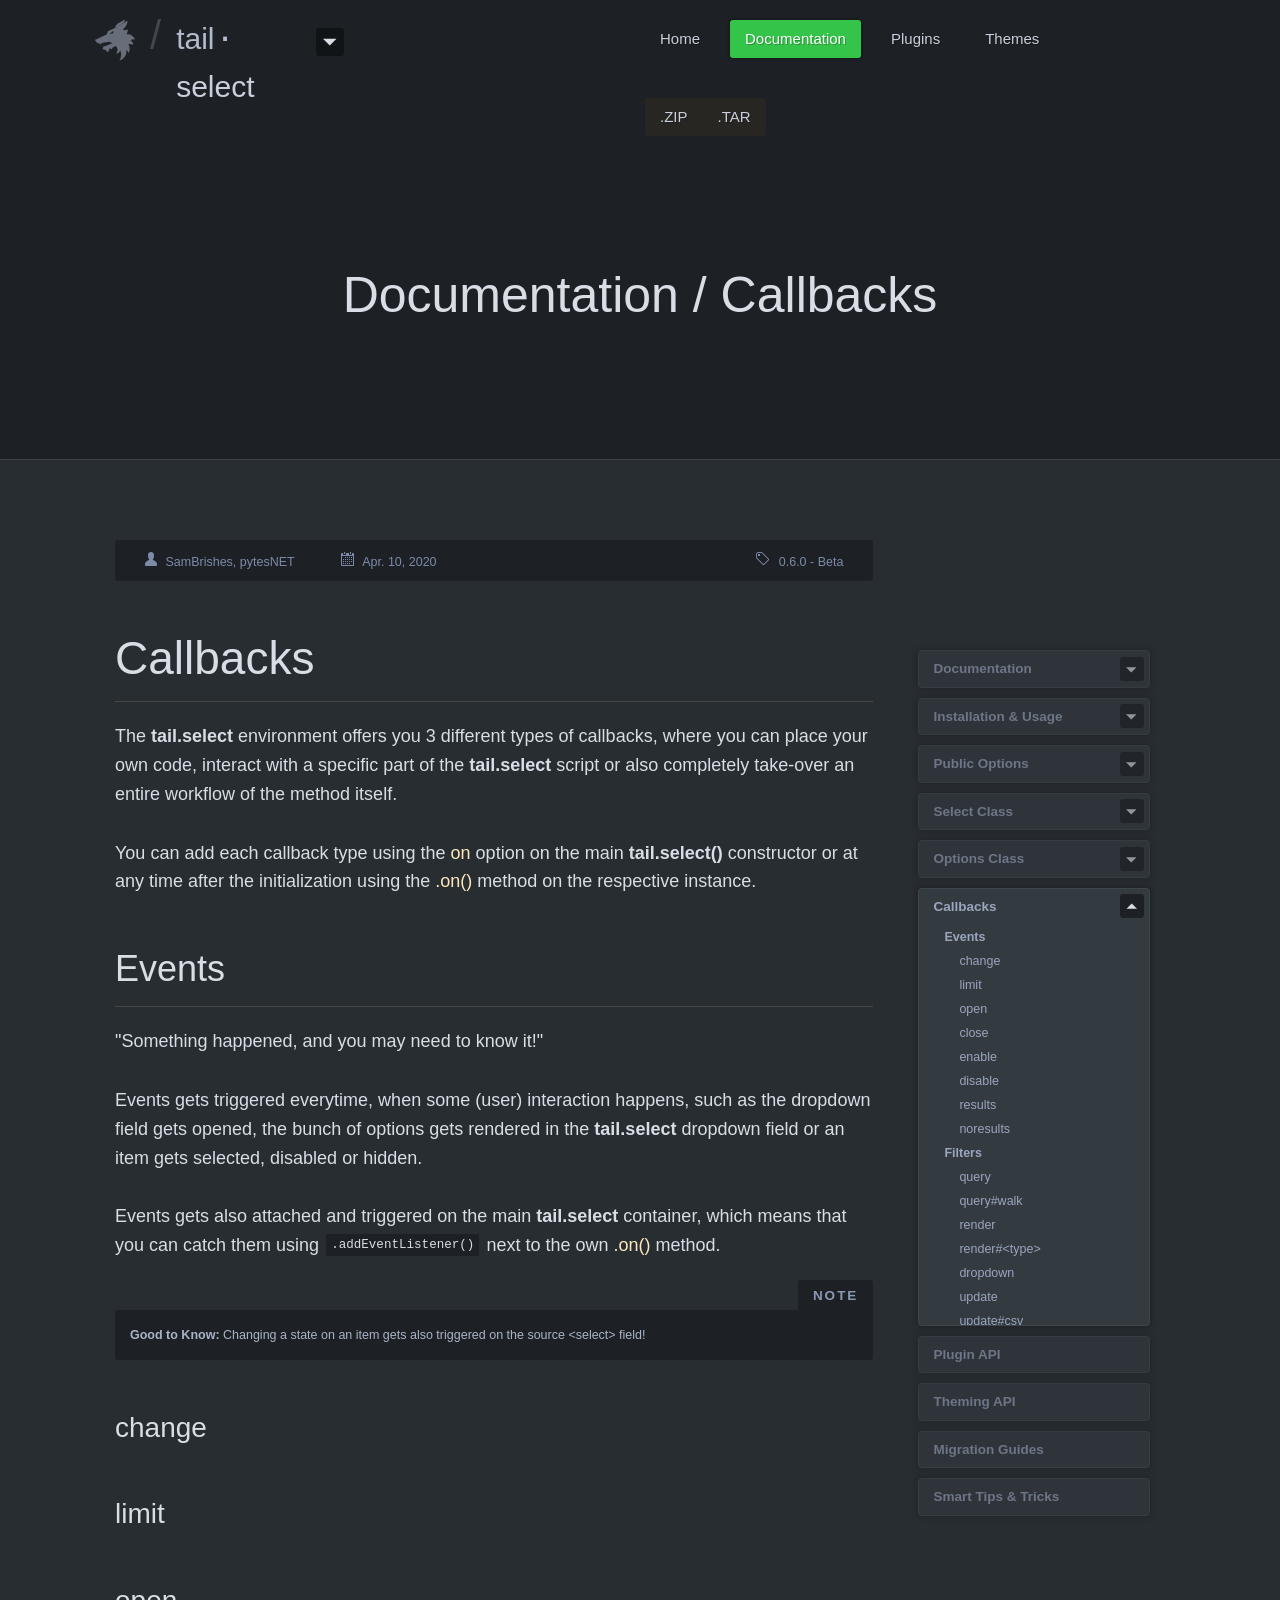
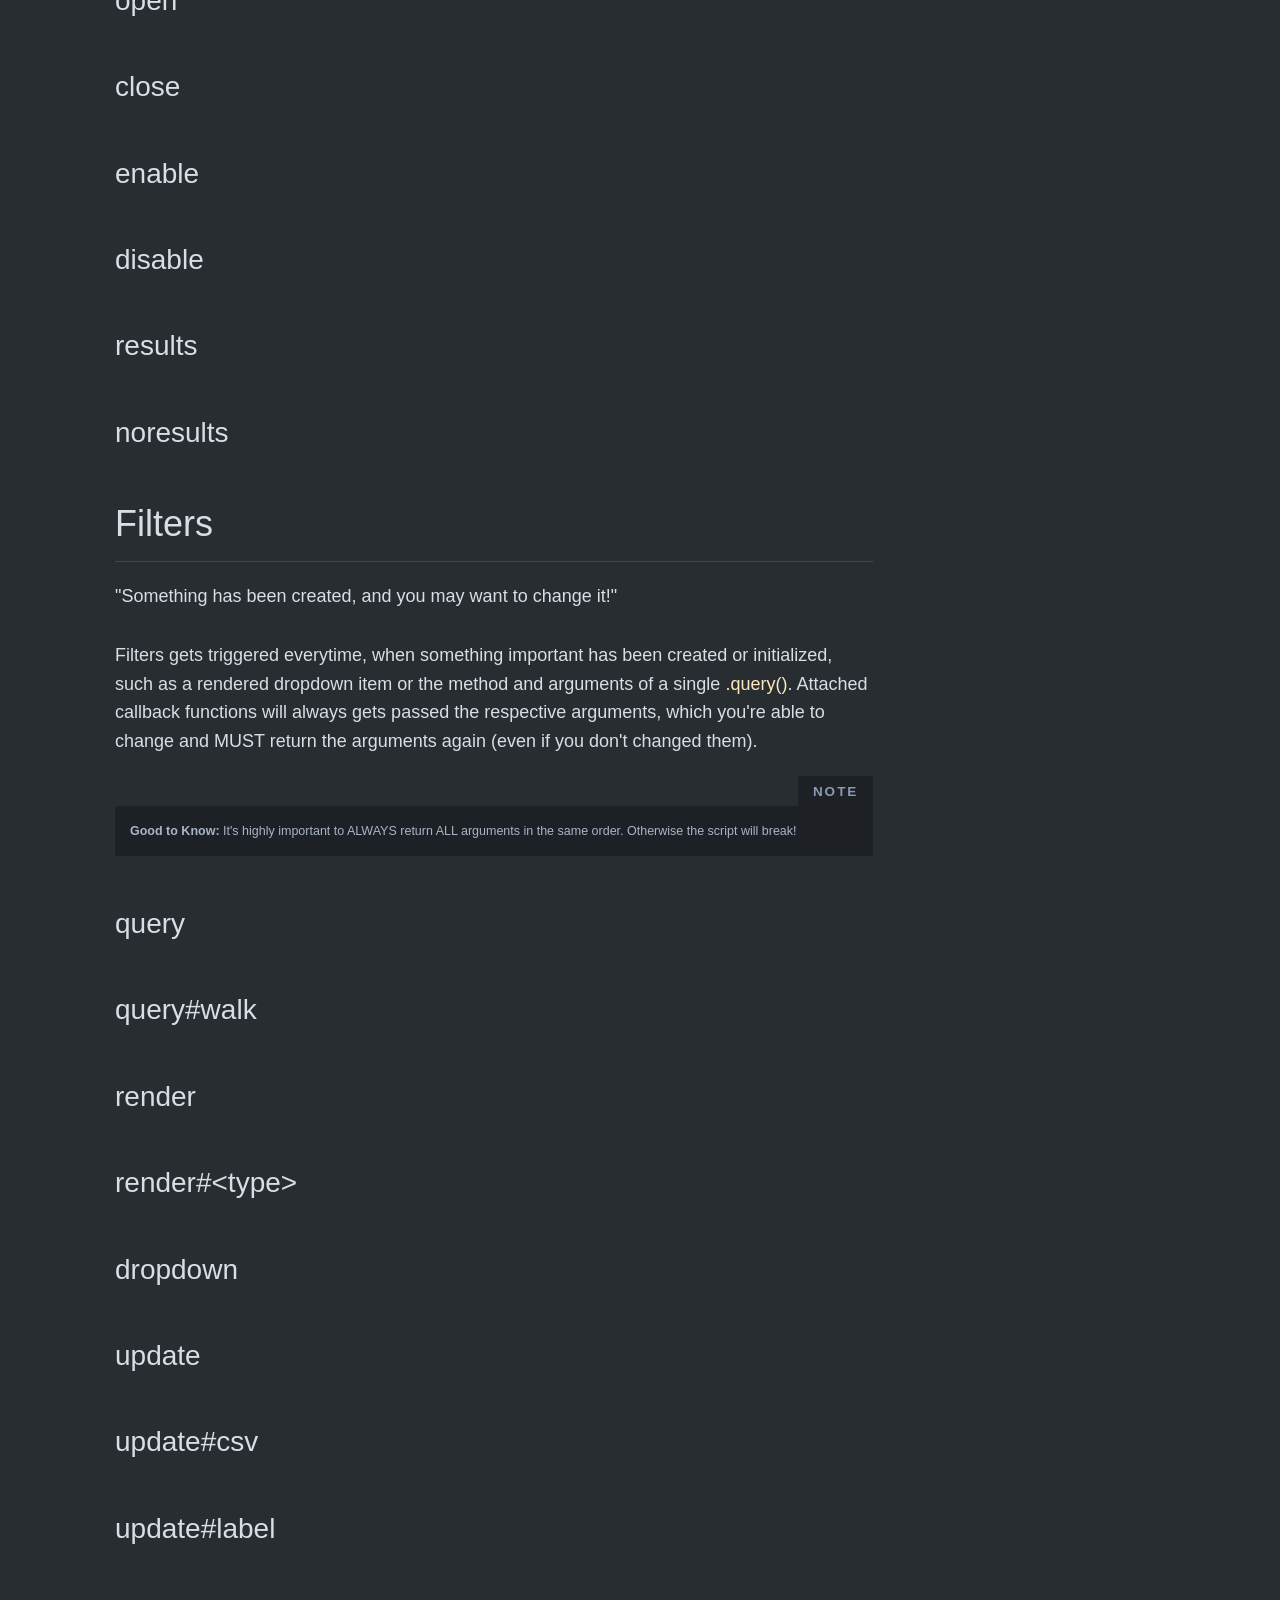
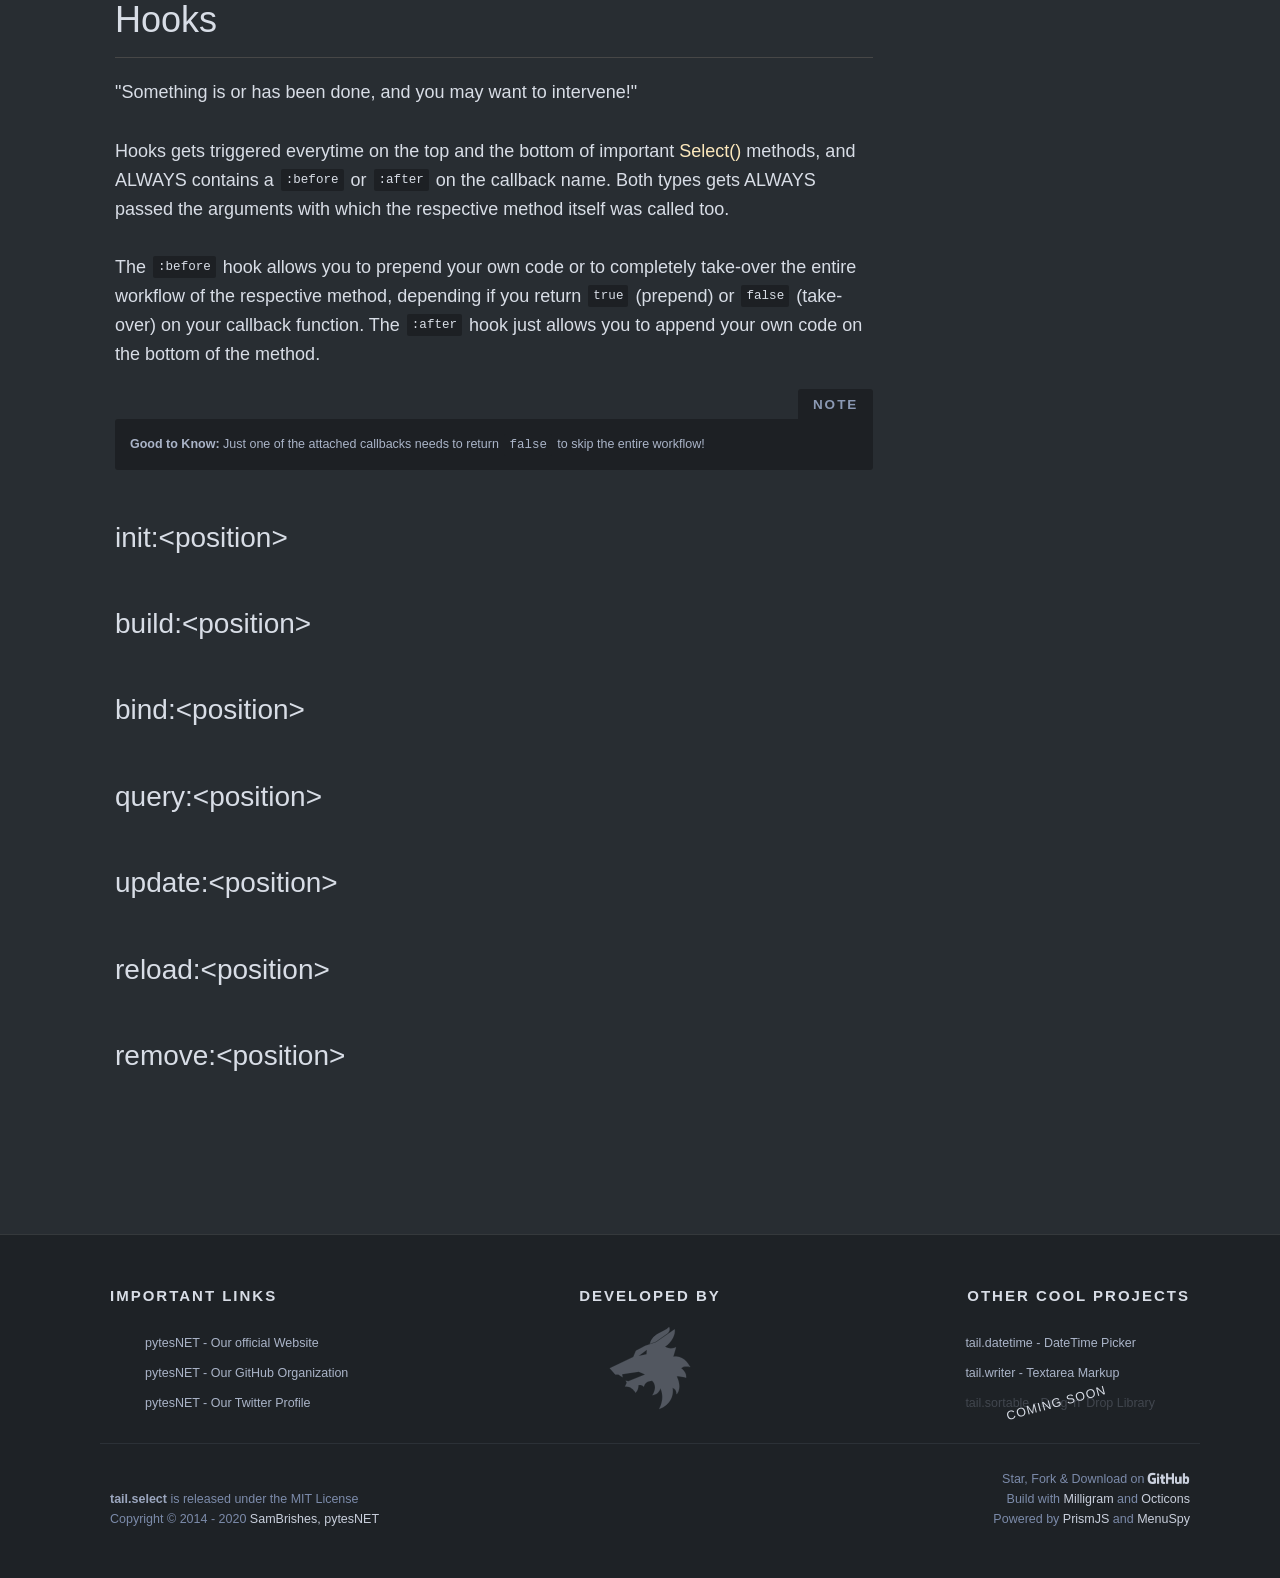
<file: docs/docs/callbacks.html>
<!DOCTYPE html>
<html lang="en">
    <head>
        <meta charset="utf-8" />
        <meta http-equiv="content-language" content="en" />
        <meta http-equiv="X-UA-Compatible" content="IE=edge" />
        <meta name="robots" content="index, follow" />
        <meta name="viewport" content="width=device-width, initial-scale=1" />

        <title>tail.select / Documentation / Callbacks</title>

        <!-- Common -->
        <meta name="author" content="SamBrishes, pytesNET" />
        <meta name="publisher" content="SamBrishes, pytesNET" />
        <meta name="copyright" content="SamBrishes, pytesNET" />

        <meta name="name" content="tail.select / Documentation / Callbacks" />
        <meta name="description" content="" />
        <meta name="keywords" content="" />

        <!-- Dublin Core -->
        <meta name="DC.Language" content="en" />
        <meta name="DC.Creator" content="SamBrishes, pytesNET" />
        <meta name="DC.Publisher" content="SamBrishes, pytesNET" />
        <meta name="DC.Rights" content="SamBrishes, pytesNET" />
        <meta name="DC.Description" content="" />

        <!-- Twitter -->
        <meta name="twitter:card" content="summary" />
        <meta name="twitter:site" content="pytesNET" />
        <meta name="twitter:creator" content="pytesNET" />
        <meta name="twitter:title" content="tail.select / Documentation / Callbacks" />
        <meta name="twitter:description" content="" />

        <!-- Open Graph -->
        <meta name="og:type" content="website" />
        <meta name="og:url" content="http://pytesNET.github.io/tail.select" />
        <meta name="og:locale" content="en" />
        <meta name="og:title" content="tail.select / Documentation / Callbacks" />
        <meta name="og:site_name" content="tail.select - The vanilla JS solution to level up your HTML &lt;select&gt; fields!" />
        <meta name="og:description" content="" />

        <!-- Assets -->
        <link type="text/css" rel="stylesheet" href="../css/octmoon.min.css" />
        <link type="text/css" rel="stylesheet" href="../css/milligram.min.css" />
        <link type="text/css" rel="stylesheet" href="../css/styles.min.css" />
        <script type="text/javascript" src="../js/menuspy.min.js"></script>
        <script type="text/javascript" src="../js/prism.min.js"></script>
        <script type="text/javascript" src="../js/website.js"></script>
        <script type="text/javascript" src="../js/demo.js"></script>

        <!-- Source -->
        <link type="text/css" rel="stylesheet" href="../../dist/css/default/theme-default.css" />
        <script type="text/javascript" src="../../dist/js/tail.select.js"></script>
        <script type="text/javascript" src="../../dist/js/plugins/all.js"></script>
        <script type="text/javascript" src="../../dist/js/locales/all.js"></script>
    </head>
    <body>
        <div class="header header-static">
            <div class="container">
                <div class="row row-no-padding">
                    <div class="column column-50">
                        <div class="header-logo">
                            <a href="https://www.pytes.net" target="_blank" class="logo-developer">
                                <img src="../img/pytesnet-white.svg" title="pyteesNET Logo" />
                            </a>

                            <span class="slash">/</span>

                            <a href="https://github.pytes.net/tail.select" target="_blank" class="logo-project">
                                <span class="tail">tail</span>
                                <span class="dot">.</span>
                                <span class="name">select</span>
                            </a>

                            <div class="logo-projects">
                                <span class="icon icon-triangle-down" data-toggle="active" data-target=".project-list"></span>
                                
                                <ul class="project-list">
                                    <li class="list-item item-title">
                                        <span class="tail">other</span><span class="dot">.</span><span class="name">Projects</span>
                                    </li>
                                    <li class="list-item"><a href="">
                                        <span class="item-title">
                                            <span class="tail">tail</span><span class="dot">.</span><span class="name">DateTime</span>
                                        </span> 
                                        <span class="item-slogan">A DateTime Picker</span>
                                    </a></li>
                                    <li class="list-item"><a href="">
                                        <span class="item-title">
                                            <span class="tail">tail</span><span class="dot">.</span><span class="name">writer</span>
                                        </span> 
                                        <span class="item-slogan">A Textarea Markup</span>
                                    </a></li>
                                    <li class="list-item"><a href="">
                                        <span class="item-title">
                                            <span class="tail">tail</span><span class="dot">.</span><span class="name">sortable</span>
                                        </span> 
                                        <span class="item-slogan">A Drag'n'Drop Library</span>
                                    </a></li>
                                    <li class="list-item item-close"><span class="icon icon-x" data-toggle="active" data-target=".project-list"></span></li>
                                </ul>
                            </div>
                        </div>
                    </div>
                    <div class="column column-50 text-right">
                        <ul class="main-navi">
                            <li class="navi-item">
                                <a href="../index.html" class="item-link">Home</a>
                            </li>
                            <li class="navi-item active">
                                <a href="../docs/index.html" class="item-link">Documentation</a>
                            </li>
                            <li class="navi-item">
                                <a href="../plugins.html" class="item-link">Plugins</a>
                            </li>
                            <li class="navi-item">
                                <a href="../themes.html" class="item-link">Themes</a>
                            </li>
                            <li class="navi-item item-download">
                                <a href="https://github.com/pytesNET/tail.select/zipball/master" class="item-link">.ZIP</a>
                                <a href="https://github.com/pytesNET/tail.select/tarball/master" class="item-link">.TAR</a>
                            </li>
                        </ul>
                    </div>
                </div>
            </div>
        </div>

        <div class="content-title">
            <div class="container">
                <div class="title-inner">Documentation / Callbacks</div>
            </div>
        </div>

        <div class="content">
            <div class="container">
                <main class="content-page">
                    <header class="page-header">
                        <div class="last-author" data-tooltip="Author"><span class="icon icon-person"></span> SamBrishes, pytesNET</div>
                        <div class="last-update" data-tooltip="Last Update"><span class="icon icon-calendar"></span> Apr. 10, 2020</div>
                        <div class="last-version" data-tooltip="Package Version"><span class="icon icon-tag"></span> 0.6.0 - Beta</div>
                    </header>

                    <article class="page-content">
                        <h1>Callbacks</h1>
                        <p>
                            The <b>tail.select</b> environment offers you 3 different types of callbacks, where you can place your own code,
                            interact with a specific part of the <b>tail.select</b> script or also completely take-over an entire workflow of
                            the method itself.
                        </p>
                        <p>
                            You can add each callback type using the <a href="">on</a> option on the main <b>tail.select()</b> constructor or
                            at any time after the initialization using the <a href="">.on()</a> method on the respective instance.
                        </p>
                        
                        
                        <h2>Events</h2>
                        <p>"Something happened, and you may need to know it!"</p>
                        <p>
                            Events gets triggered everytime, when some (user) interaction happens, such as the dropdown field gets opened, the
                            bunch of options gets rendered in the <b>tail.select</b> dropdown field or an item gets selected, disabled or hidden.
                        </p>
                        <p>
                            Events gets also attached and triggered on the main <b>tail.select</b> container, which means that you can catch
                            them using <code>.addEventListener()</code> next to the own <a href="">.on()</a> method.
                        </p>
                        <p class="note">
                            <b>Good to Know:</b> Changing a state on an item gets also triggered on the source &lt;select&gt; field!
                        </p>
                        
                        <h3>change</h3>
                        <p></p>
                        
                        <h3>limit</h3>
                        <p></p>
                        
                        <h3>open</h3>
                        <p></p>
                        
                        <h3>close</h3>
                        <p></p>
                        
                        <h3>enable</h3>
                        <p></p>
                        
                        <h3>disable</h3>
                        <p></p>
                        
                        <h3>results</h3>
                        <p></p>
                        
                        <h3>noresults</h3>
                        <p></p>
                        
                        
                        <h2>Filters</h2>
                        <p>"Something has been created, and you may want to change it!"</p>
                        <p>
                            Filters gets triggered everytime, when something important has been created or initialized, such as a rendered
                            dropdown item or the method and arguments of a single <a href="">.query()</a>. Attached callback functions will
                            always gets passed the respective arguments, which you're able to change and MUST return the arguments again (even
                            if you don't changed them).
                        </p>
                        <p class="note">
                            <b>Good to Know:</b> It's highly important to ALWAYS return ALL arguments in the same order. Otherwise the script
                            will break!
                        </p>
                        
                        <h3>query</h3>
                        <p></p>
                        
                        <h3>query#walk</h3>
                        <p></p>
                        
                        <h3>render</h3>
                        <p></p>
                        
                        <h3>render#&lt;type&gt;</h3>
                        <p></p>
                        
                        <h3>dropdown</h3>
                        <p></p>
                        
                        <h3>update</h3>
                        <p></p>
                        
                        <h3>update#csv</h3>
                        <p></p>
                        
                        <h3>update#label</h3>
                        <p></p>
                        
                        
                        <h2>Hooks</h2>
                        <p>"Something is or has been done, and you may want to intervene!"</p>
                        <p>
                            Hooks gets triggered everytime on the top and the bottom of important <a href="">Select()</a> methods, and ALWAYS
                            contains a <code>:before</code> or <code>:after</code> on the callback name. Both types gets ALWAYS passed the
                            arguments with which the respective method itself was called too.
                        </p>
                        <p>
                            The <code>:before</code> hook allows you to prepend your own code or to completely take-over the entire workflow of
                            the respective method, depending if you return <code>true</code> (prepend) or <code>false</code> (take-over) on your
                            callback function. The <code>:after</code> hook just allows you to append your own code on the bottom of the method.
                        </p>
                        <p class="note">
                            <b>Good to Know:</b> Just one of the attached callbacks needs to return <code>false</code> to skip the entire workflow!
                        </p>
                        
                        <h3>init:&lt;position&gt;</h3>
                        <p></p>
                        
                        <h3>build:&lt;position&gt;</h3>
                        <p></p>
                        
                        <h3>bind:&lt;position&gt;</h3>
                        <p></p>
                        
                        <h3>query:&lt;position&gt;</h3>
                        <p></p>
                        
                        <h3>update:&lt;position&gt;</h3>
                        <p></p>
                        
                        <h3>reload:&lt;position&gt;</h3>
                        <p></p>
                        
                        <h3>remove:&lt;position&gt;</h3>
                        <p></p></article>
                    
                    <footer class="page-footer">
                        <div class="footer-author"></div>
                        <div class="footer-last-update"></div>
                        <div class="footer-tags"></div>
                    </footer>
                </main>

                <div class="content-sidebar">
                    <div class="widget widget-toc">
                        <div class="widget-title">Table of Content</div>
                        <div class="widget-content">
                            
                            <ul class="toc-navi navi-depth-1">
                                <li class="navi-item item-has-sub" data-toggle="show" data-strict="true">
                                    <a href="index.html#documentation" title="Documentation">Documentation</a>
                            
                                <ul class="toc-sub-navi navi-depth-2">
                                    <li class="navi-item item-has-sub" data-toggle="show" data-strict="true">
                                        <a href="index.html#translations" title="Translations">Translations</a>
                            
                                    <ul class="toc-sub-navi navi-depth-3">
                                        <li class="navi-item" data-toggle="show" data-strict="true">
                                            <a href="index.html#translations-add" title="Create a new Translation">Create a new Translation</a>
                                        </li>
                                    </ul>
                                    </li>
                                </ul>
                                </li>
                                <li class="navi-item item-has-sub" data-toggle="show" data-strict="true">
                                    <a href="basics.html#basics" title="Installation & Usage">Installation & Usage</a>
                            
                                <ul class="toc-sub-navi navi-depth-2">
                                    <li class="navi-item" data-toggle="show" data-strict="true">
                                        <a href="basics.html#explanation" title="Explaning the Versions">Explaning the Versions</a>
                                    </li>
                                    <li class="navi-item item-has-sub" data-toggle="show" data-strict="true">
                                        <a href="basics.html#get" title="Get tail.select">Get tail.select</a>
                            
                                    <ul class="toc-sub-navi navi-depth-3">
                                        <li class="navi-item" data-toggle="show" data-strict="true">
                                            <a href="basics.html#package-manager" title="Using a Package Manager">Using a Package Manager</a>
                                        </li>
                                        <li class="navi-item" data-toggle="show" data-strict="true">
                                            <a href="basics.html#cdn" title="Using a CDN">Using a CDN</a>
                                        </li>
                                    </ul>
                                    </li>
                                    <li class="navi-item" data-toggle="show" data-strict="true">
                                        <a href="basics.html#use-es5" title="Use tail.select (ES5)">Use tail.select (ES5)</a>
                                    </li>
                                    <li class="navi-item" data-toggle="show" data-strict="true">
                                        <a href="basics.html#use-es6" title="Use tail.select (ES6)">Use tail.select (ES6)</a>
                                    </li>
                                    <li class="navi-item item-has-sub" data-toggle="show" data-strict="true">
                                        <a href="basics.html#configure" title="Configure tail.select">Configure tail.select</a>
                            
                                    <ul class="toc-sub-navi navi-depth-3">
                                        <li class="navi-item" data-toggle="show" data-strict="true">
                                            <a href="basics.html#constructor" title="Constructor">Constructor</a>
                                        </li>
                                    </ul>
                                    </li>
                                </ul>
                                </li>
                                <li class="navi-item item-has-sub" data-toggle="show" data-strict="true">
                                    <a href="options.html#options" title="Public Options">Public Options</a>
                            
                                <ul class="toc-sub-navi navi-depth-2">
                                    <li class="navi-item" data-toggle="show" data-strict="true">
                                        <a href="options.html#option-classnames" title="classNames">classNames</a>
                                    </li>
                                    <li class="navi-item" data-toggle="show" data-strict="true">
                                        <a href="options.html#option-csvoutput" title="csvOutput">csvOutput</a>
                                    </li>
                                    <li class="navi-item" data-toggle="show" data-strict="true">
                                        <a href="options.html#option-csvseparator" title="csvSeparator">csvSeparator</a>
                                    </li>
                                    <li class="navi-item" data-toggle="show" data-strict="true">
                                        <a href="options.html#option-descriptions" title="descriptions">descriptions</a>
                                    </li>
                                    <li class="navi-item" data-toggle="show" data-strict="true">
                                        <a href="options.html#option-deselect" title="deselect">deselect</a>
                                    </li>
                                    <li class="navi-item" data-toggle="show" data-strict="true">
                                        <a href="options.html#option-disabled" title="disabled">disabled</a>
                                    </li>
                                    <li class="navi-item" data-toggle="show" data-strict="true">
                                        <a href="options.html#option-grouplessname" title="grouplessName">grouplessName</a>
                                    </li>
                                    <li class="navi-item" data-toggle="show" data-strict="true">
                                        <a href="options.html#option-height" title="height">height</a>
                                    </li>
                                    <li class="navi-item" data-toggle="show" data-strict="true">
                                        <a href="options.html#option-hidedisabled" title="hideDisabled">hideDisabled</a>
                                    </li>
                                    <li class="navi-item" data-toggle="show" data-strict="true">
                                        <a href="options.html#option-hideempty" title="hideEmpty">hideEmpty</a>
                                    </li>
                                    <li class="navi-item" data-toggle="show" data-strict="true">
                                        <a href="options.html#option-hidehidden" title="hideHidden">hideHidden</a>
                                    </li>
                                    <li class="navi-item" data-toggle="show" data-strict="true">
                                        <a href="options.html#option-hideselected" title="hideSelected">hideSelected</a>
                                    </li>
                                    <li class="navi-item" data-toggle="show" data-strict="true">
                                        <a href="options.html#option-items" title="items">items</a>
                                    </li>
                                    <li class="navi-item" data-toggle="show" data-strict="true">
                                        <a href="options.html#option-locale" title="locale">locale</a>
                                    </li>
                                    <li class="navi-item" data-toggle="show" data-strict="true">
                                        <a href="options.html#option-linguisticrules" title="linguisticRules">linguisticRules</a>
                                    </li>
                                    <li class="navi-item" data-toggle="show" data-strict="true">
                                        <a href="options.html#option-multiple" title="multiple">multiple</a>
                                    </li>
                                    <li class="navi-item" data-toggle="show" data-strict="true">
                                        <a href="options.html#option-multilimit" title="multiLimit">multiLimit</a>
                                    </li>
                                    <li class="navi-item" data-toggle="show" data-strict="true">
                                        <a href="options.html#option-multiselectall" title="multiSelectAll">multiSelectAll</a>
                                    </li>
                                    <li class="navi-item" data-toggle="show" data-strict="true">
                                        <a href="options.html#option-multiselectgroup" title="multiSelectGroup">multiSelectGroup</a>
                                    </li>
                                    <li class="navi-item" data-toggle="show" data-strict="true">
                                        <a href="options.html#option-on" title="on">on</a>
                                    </li>
                                    <li class="navi-item" data-toggle="show" data-strict="true">
                                        <a href="options.html#option-openabove" title="openAbove">openAbove</a>
                                    </li>
                                    <li class="navi-item" data-toggle="show" data-strict="true">
                                        <a href="options.html#option-placeholder" title="placeholder">placeholder</a>
                                    </li>
                                    <li class="navi-item" data-toggle="show" data-strict="true">
                                        <a href="options.html#option-placeholdercount" title="placeholderCount">placeholderCount</a>
                                    </li>
                                    <li class="navi-item" data-toggle="show" data-strict="true">
                                        <a href="options.html#option-plugins" title="plugins">plugins</a>
                                    </li>
                                    <li class="navi-item" data-toggle="show" data-strict="true">
                                        <a href="options.html#option-rtl" title="rtl">rtl</a>
                                    </li>
                                    <li class="navi-item" data-toggle="show" data-strict="true">
                                        <a href="options.html#option-search" title="search">search</a>
                                    </li>
                                    <li class="navi-item" data-toggle="show" data-strict="true">
                                        <a href="options.html#option-searchconfig" title="searchConfig">searchConfig</a>
                                    </li>
                                    <li class="navi-item" data-toggle="show" data-strict="true">
                                        <a href="options.html#option-searchfocus" title="searchFocus">searchFocus</a>
                                    </li>
                                    <li class="navi-item" data-toggle="show" data-strict="true">
                                        <a href="options.html#option-searchmarked" title="searchMarked">searchMarked</a>
                                    </li>
                                    <li class="navi-item" data-toggle="show" data-strict="true">
                                        <a href="options.html#option-searchminlength" title="searchMinLength">searchMinLength</a>
                                    </li>
                                    <li class="navi-item" data-toggle="show" data-strict="true">
                                        <a href="options.html#option-sortitems" title="sortItems">sortItems</a>
                                    </li>
                                    <li class="navi-item" data-toggle="show" data-strict="true">
                                        <a href="options.html#option-sortgroups" title="sortGroups">sortGroups</a>
                                    </li>
                                    <li class="navi-item" data-toggle="show" data-strict="true">
                                        <a href="options.html#option-sortsearch" title="sortSearch">sortSearch</a>
                                    </li>
                                    <li class="navi-item" data-toggle="show" data-strict="true">
                                        <a href="options.html#option-sourcebind" title="sourceBind">sourceBind</a>
                                    </li>
                                    <li class="navi-item" data-toggle="show" data-strict="true">
                                        <a href="options.html#option-sourcehide" title="sourceHide">sourceHide</a>
                                    </li>
                                    <li class="navi-item" data-toggle="show" data-strict="true">
                                        <a href="options.html#option-startopen" title="startOpen">startOpen</a>
                                    </li>
                                    <li class="navi-item" data-toggle="show" data-strict="true">
                                        <a href="options.html#option-stayopen" title="stayOpen">stayOpen</a>
                                    </li>
                                    <li class="navi-item" data-toggle="show" data-strict="true">
                                        <a href="options.html#option-stickygroups" title="stickyGroups">stickyGroups</a>
                                    </li>
                                    <li class="navi-item" data-toggle="show" data-strict="true">
                                        <a href="options.html#option-theme" title="theme">theme</a>
                                    </li>
                                    <li class="navi-item" data-toggle="show" data-strict="true">
                                        <a href="options.html#option-titleoverflow" title="titleOverflow">titleOverflow</a>
                                    </li>
                                    <li class="navi-item" data-toggle="show" data-strict="true">
                                        <a href="options.html#option-width" title="width">width</a>
                                    </li>
                                    <li class="navi-item item-has-sub" data-toggle="show" data-strict="true">
                                        <a href="options.html#removed-options" title="Removed Options">Removed Options</a>
                            
                                    <ul class="toc-sub-navi navi-depth-3">
                                        <li class="navi-item" data-toggle="show" data-strict="true">
                                            <a href="options.html#removed-animate" title="animate">animate</a>
                                        </li>
                                        <li class="navi-item" data-toggle="show" data-strict="true">
                                            <a href="options.html#removed-bindsourceselect" title="bindSourceSelect">bindSourceSelect</a>
                                        </li>
                                        <li class="navi-item" data-toggle="show" data-strict="true">
                                            <a href="options.html#removed-cbcomplete" title="cbComplete">cbComplete</a>
                                        </li>
                                        <li class="navi-item" data-toggle="show" data-strict="true">
                                            <a href="options.html#removed-cbempty" title="cbEmpty">cbEmpty</a>
                                        </li>
                                        <li class="navi-item" data-toggle="show" data-strict="true">
                                            <a href="options.html#removed-cbloopitem" title="cbLoopItem">cbLoopItem</a>
                                        </li>
                                        <li class="navi-item" data-toggle="show" data-strict="true">
                                            <a href="options.html#removed-cbloopgroup" title="cbLoopGroup">cbLoopGroup</a>
                                        </li>
                                        <li class="navi-item" data-toggle="show" data-strict="true">
                                            <a href="options.html#removed-hideselect" title="hideSelect">hideSelect</a>
                                        </li>
                                        <li class="navi-item" data-toggle="show" data-strict="true">
                                            <a href="options.html#removed-multicountainer" title="multiContainer">multiContainer</a>
                                        </li>
                                        <li class="navi-item" data-toggle="show" data-strict="true">
                                            <a href="options.html#removed-multipinselected" title="multiPinSelected">multiPinSelected</a>
                                        </li>
                                        <li class="navi-item" data-toggle="show" data-strict="true">
                                            <a href="options.html#removed-multishowcount" title="multiShowCount">multiShowCount</a>
                                        </li>
                                        <li class="navi-item" data-toggle="show" data-strict="true">
                                            <a href="options.html#removed-multishowlimit" title="multiShowLimit">multiShowLimit</a>
                                        </li>
                                        <li class="navi-item" data-toggle="show" data-strict="true">
                                            <a href="options.html#removed-searchdisabled" title="searchDisabled">searchDisabled</a>
                                        </li>
                                    </ul>
                                    </li>
                                </ul>
                                </li>
                                <li class="navi-item item-has-sub" data-toggle="show" data-strict="true">
                                    <a href="class-select.html#null" title="Select Class">Select Class</a>
                            
                                <ul class="toc-sub-navi navi-depth-2">
                                    <li class="navi-item item-has-sub" data-toggle="show" data-strict="true">
                                        <a href="class-select.html#constructor" title="Main Constructor">Main Constructor</a>
                            
                                    <ul class="toc-sub-navi navi-depth-3">
                                        <li class="navi-item" data-toggle="show" data-strict="true">
                                            <a href="class-select.html#binding-jquery" title="jQuery Binding">jQuery Binding</a>
                                        </li>
                                        <li class="navi-item" data-toggle="show" data-strict="true">
                                            <a href="class-select.html#binding-mootools" title="MooTools Binding">MooTools Binding</a>
                                        </li>
                                    </ul>
                                    </li>
                                    <li class="navi-item item-has-sub" data-toggle="show" data-strict="true">
                                        <a href="class-select.html#methods-internal" title="Internal Methods">Internal Methods</a>
                            
                                    <ul class="toc-sub-navi navi-depth-3">
                                        <li class="navi-item" data-toggle="show" data-strict="true">
                                            <a href="class-select.html#method-_e" title="._e()">._e()</a>
                                        </li>
                                        <li class="navi-item" data-toggle="show" data-strict="true">
                                            <a href="class-select.html#method-_cls" title="._cls()">._cls()</a>
                                        </li>
                                        <li class="navi-item" data-toggle="show" data-strict="true">
                                            <a href="class-select.html#method-init" title=".init()">.init()</a>
                                        </li>
                                        <li class="navi-item" data-toggle="show" data-strict="true">
                                            <a href="class-select.html#method-build" title=".build()">.build()</a>
                                        </li>
                                        <li class="navi-item" data-toggle="show" data-strict="true">
                                            <a href="class-select.html#method-bind" title=".bind()">.bind()</a>
                                        </li>
                                        <li class="navi-item" data-toggle="show" data-strict="true">
                                            <a href="class-select.html#method-calculate" title=".calculate()">.calculate()</a>
                                        </li>
                                    </ul>
                                    </li>
                                    <li class="navi-item item-has-sub" data-toggle="show" data-strict="true">
                                        <a href="class-select.html#methods-api" title="API Methods">API Methods</a>
                            
                                    <ul class="toc-sub-navi navi-depth-3">
                                        <li class="navi-item" data-toggle="show" data-strict="true">
                                            <a href="class-select.html#method-trigger" title=".trigger()">.trigger()</a>
                                        </li>
                                        <li class="navi-item" data-toggle="show" data-strict="true">
                                            <a href="class-select.html#method-query" title=".query()">.query()</a>
                                        </li>
                                        <li class="navi-item" data-toggle="show" data-strict="true">
                                            <a href="class-select.html#method-render" title=".render()">.render()</a>
                                        </li>
                                        <li class="navi-item" data-toggle="show" data-strict="true">
                                            <a href="class-select.html#method-update" title=".update()">.update()</a>
                                        </li>
                                        <li class="navi-item" data-toggle="show" data-strict="true">
                                            <a href="class-select.html#method-updatecsv" title=".updateCSV()">.updateCSV()</a>
                                        </li>
                                        <li class="navi-item" data-toggle="show" data-strict="true">
                                            <a href="class-select.html#method-updatelabel" title=".updateLabel()">.updateLabel()</a>
                                        </li>
                                    </ul>
                                    </li>
                                    <li class="navi-item item-has-sub" data-toggle="show" data-strict="true">
                                        <a href="class-select.html#methods-public" title="Public Methods">Public Methods</a>
                            
                                    <ul class="toc-sub-navi navi-depth-3">
                                        <li class="navi-item" data-toggle="show" data-strict="true">
                                            <a href="class-select.html#method-open" title=".open()">.open()</a>
                                        </li>
                                        <li class="navi-item" data-toggle="show" data-strict="true">
                                            <a href="class-select.html#method-close" title=".close()">.close()</a>
                                        </li>
                                        <li class="navi-item" data-toggle="show" data-strict="true">
                                            <a href="class-select.html#method-toggle" title=".toggle()">.toggle()</a>
                                        </li>
                                        <li class="navi-item" data-toggle="show" data-strict="true">
                                            <a href="class-select.html#method-reload" title=".reload()">.reload()</a>
                                        </li>
                                        <li class="navi-item" data-toggle="show" data-strict="true">
                                            <a href="class-select.html#method-remove" title=".remove()">.remove()</a>
                                        </li>
                                        <li class="navi-item" data-toggle="show" data-strict="true">
                                            <a href="class-select.html#method-get" title=".get()">.get()</a>
                                        </li>
                                        <li class="navi-item" data-toggle="show" data-strict="true">
                                            <a href="class-select.html#method-set" title=".set()">.set()</a>
                                        </li>
                                        <li class="navi-item" data-toggle="show" data-strict="true">
                                            <a href="class-select.html#method-enable" title=".enable()">.enable()</a>
                                        </li>
                                        <li class="navi-item" data-toggle="show" data-strict="true">
                                            <a href="class-select.html#method-disable" title=".disable()">.disable()</a>
                                        </li>
                                        <li class="navi-item" data-toggle="show" data-strict="true">
                                            <a href="class-select.html#method-on" title=".on()">.on()</a>
                                        </li>
                                        <li class="navi-item" data-toggle="show" data-strict="true">
                                            <a href="class-select.html#method-value" title=".value()">.value()</a>
                                        </li>
                                    </ul>
                                    </li>
                                    <li class="navi-item item-has-sub" data-toggle="show" data-strict="true">
                                        <a href="class-select.html#methods-internal" title="Variables">Variables</a>
                            
                                    <ul class="toc-sub-navi navi-depth-3">
                                        <li class="navi-item" data-toggle="show" data-strict="true">
                                            <a href="class-select.html#variable-__" title=".__">.__</a>
                                        </li>
                                        <li class="navi-item" data-toggle="show" data-strict="true">
                                            <a href="class-select.html#variable-_select" title="._select">._select</a>
                                        </li>
                                        <li class="navi-item" data-toggle="show" data-strict="true">
                                            <a href="class-select.html#variable-_label" title="._label">._label</a>
                                        </li>
                                        <li class="navi-item" data-toggle="show" data-strict="true">
                                            <a href="class-select.html#variable-_dropdown" title="._dropdown">._dropdown</a>
                                        </li>
                                        <li class="navi-item" data-toggle="show" data-strict="true">
                                            <a href="class-select.html#variable-_search" title="._search">._search</a>
                                        </li>
                                        <li class="navi-item" data-toggle="show" data-strict="true">
                                            <a href="class-select.html#variable-_csv" title="._csv">._csv</a>
                                        </li>
                                        <li class="navi-item" data-toggle="show" data-strict="true">
                                            <a href="class-select.html#variable-_last_query" title="._last_query">._last_query</a>
                                        </li>
                                        <li class="navi-item" data-toggle="show" data-strict="true">
                                            <a href="class-select.html#variable-id" title=".id">.id</a>
                                        </li>
                                        <li class="navi-item" data-toggle="show" data-strict="true">
                                            <a href="class-select.html#variable-e" title=".e">.e</a>
                                        </li>
                                        <li class="navi-item" data-toggle="show" data-strict="true">
                                            <a href="class-select.html#variable-con" title=".con">.con</a>
                                        </li>
                                        <li class="navi-item" data-toggle="show" data-strict="true">
                                            <a href="class-select.html#variable-listen" title=".listen">.listen</a>
                                        </li>
                                        <li class="navi-item" data-toggle="show" data-strict="true">
                                            <a href="class-select.html#variable-callbacks" title=".callbacks">.callbacks</a>
                                        </li>
                                        <li class="navi-item" data-toggle="show" data-strict="true">
                                            <a href="class-select.html#variable-options" title=".options">.options</a>
                                        </li>
                                        <li class="navi-item" data-toggle="show" data-strict="true">
                                            <a href="class-select.html#variable-plugins" title=".plugins">.plugins</a>
                                        </li>
                                    </ul>
                                    </li>
                                    <li class="navi-item item-has-sub" data-toggle="show" data-strict="true">
                                        <a href="class-select.html#methods-removed" title="Removed Methods">Removed Methods</a>
                            
                                    <ul class="toc-sub-navi navi-depth-3">
                                        <li class="navi-item" data-toggle="show" data-strict="true">
                                            <a href="class-select.html#removed-callback" title=".callback()">.callback()</a>
                                        </li>
                                        <li class="navi-item" data-toggle="show" data-strict="true">
                                            <a href="class-select.html#removed-calc" title=".calc()">.calc()</a>
                                        </li>
                                        <li class="navi-item" data-toggle="show" data-strict="true">
                                            <a href="class-select.html#removed-cbgroup" title=".cbGroup()">.cbGroup()</a>
                                        </li>
                                        <li class="navi-item" data-toggle="show" data-strict="true">
                                            <a href="class-select.html#removed-cbitem" title=".cbItem()">.cbItem()</a>
                                        </li>
                                        <li class="navi-item" data-toggle="show" data-strict="true">
                                            <a href="class-select.html#removed-choose" title=".choose()">.choose()</a>
                                        </li>
                                        <li class="navi-item" data-toggle="show" data-strict="true">
                                            <a href="class-select.html#removed-choose" title=".config()">.config()</a>
                                        </li>
                                        <li class="navi-item" data-toggle="show" data-strict="true">
                                            <a href="class-select.html#removed-setlabel" title=".setLabel()">.setLabel()</a>
                                        </li>
                                        <li class="navi-item" data-toggle="show" data-strict="true">
                                            <a href="class-select.html#removed-setcontainer" title=".setContainer()">.setContainer()</a>
                                        </li>
                                        <li class="navi-item" data-toggle="show" data-strict="true">
                                            <a href="class-select.html#removed-choose" title=".setCSVInput()">.setCSVInput()</a>
                                        </li>
                                        <li class="navi-item" data-toggle="show" data-strict="true">
                                            <a href="class-select.html#removed-choose" title=".setCounter()">.setCounter()</a>
                                        </li>
                                        <li class="navi-item" data-toggle="show" data-strict="true">
                                            <a href="class-select.html#removed-updatecontainer" title=".updateContainer()">.updateContainer()</a>
                                        </li>
                                        <li class="navi-item" data-toggle="show" data-strict="true">
                                            <a href="class-select.html#removed-updatepin" title=".updatePin()">.updatePin()</a>
                                        </li>
                                    </ul>
                                    </li>
                                </ul>
                                </li>
                                <li class="navi-item item-has-sub" data-toggle="show" data-strict="true">
                                    <a href="class-options.html#null" title="Options Class">Options Class</a>
                            
                                <ul class="toc-sub-navi navi-depth-2">
                                    <li class="navi-item" data-toggle="show" data-strict="true">
                                        <a href="class-options.html#constructor" title="Main Constructor">Main Constructor</a>
                                    </li>
                                    <li class="navi-item" data-toggle="show" data-strict="true">
                                        <a href="class-options.html#method-create" title=".create()">.create()</a>
                                    </li>
                                    <li class="navi-item" data-toggle="show" data-strict="true">
                                        <a href="class-options.html#method-get" title=".get()">.get()</a>
                                    </li>
                                    <li class="navi-item" data-toggle="show" data-strict="true">
                                        <a href="class-options.html#method-getgroups" title=".getGroups()">.getGroups()</a>
                                    </li>
                                    <li class="navi-item" data-toggle="show" data-strict="true">
                                        <a href="class-options.html#method-count" title=".count()">.count()</a>
                                    </li>
                                    <li class="navi-item" data-toggle="show" data-strict="true">
                                        <a href="class-options.html#method-set" title=".set()">.set()</a>
                                    </li>
                                    <li class="navi-item" data-toggle="show" data-strict="true">
                                        <a href="class-options.html#method-add" title=".add()">.add()</a>
                                    </li>
                                    <li class="navi-item" data-toggle="show" data-strict="true">
                                        <a href="class-options.html#method-handle" title=".handle()">.handle()</a>
                                    </li>
                                    <li class="navi-item" data-toggle="show" data-strict="true">
                                        <a href="class-options.html#method-select" title=".select()">.select()</a>
                                    </li>
                                    <li class="navi-item" data-toggle="show" data-strict="true">
                                        <a href="class-options.html#method-unselect" title=".unselect()">.unselect()</a>
                                    </li>
                                    <li class="navi-item" data-toggle="show" data-strict="true">
                                        <a href="class-options.html#method-disable" title=".disable()">.disable()</a>
                                    </li>
                                    <li class="navi-item" data-toggle="show" data-strict="true">
                                        <a href="class-options.html#method-enable" title=".enable()">.enable()</a>
                                    </li>
                                    <li class="navi-item" data-toggle="show" data-strict="true">
                                        <a href="class-options.html#method-hide" title=".hide()">.hide()</a>
                                    </li>
                                    <li class="navi-item" data-toggle="show" data-strict="true">
                                        <a href="class-options.html#method-show" title=".show()">.show()</a>
                                    </li>
                                    <li class="navi-item" data-toggle="show" data-strict="true">
                                        <a href="class-options.html#method-toggle" title=".toggle()">.toggle()</a>
                                    </li>
                                    <li class="navi-item" data-toggle="show" data-strict="true">
                                        <a href="class-options.html#method-reload" title=".reload()">.reload()</a>
                                    </li>
                                    <li class="navi-item" data-toggle="show" data-strict="true">
                                        <a href="class-options.html#method-applylinguisticrules" title=".applyLinguisticRules()">.applyLinguisticRules()</a>
                                    </li>
                                    <li class="navi-item" data-toggle="show" data-strict="true">
                                        <a href="class-options.html#method-find" title=".find()">.find()</a>
                                    </li>
                                    <li class="navi-item" data-toggle="show" data-strict="true">
                                        <a href="class-options.html#method-finder" title=".finder()">.finder()</a>
                                    </li>
                                    <li class="navi-item" data-toggle="show" data-strict="true">
                                        <a href="class-options.html#method-walker" title=".walker()">.walker()</a>
                                    </li>
                                    <li class="navi-item item-has-sub" data-toggle="show" data-strict="true">
                                        <a href="class-options.html#methods-removed" title="Removed Methods">Removed Methods</a>
                            
                                    <ul class="toc-sub-navi navi-depth-3">
                                        <li class="navi-item" data-toggle="show" data-strict="true">
                                            <a href="class-options.html#removed-all" title="all()">all()</a>
                                        </li>
                                        <li class="navi-item" data-toggle="show" data-strict="true">
                                            <a href="class-options.html#removed-init" title="init()">init()</a>
                                        </li>
                                        <li class="navi-item" data-toggle="show" data-strict="true">
                                            <a href="class-options.html#removed-invert" title="is()">is()</a>
                                        </li>
                                        <li class="navi-item" data-toggle="show" data-strict="true">
                                            <a href="class-options.html#removed-invert" title="invert()">invert()</a>
                                        </li>
                                        <li class="navi-item" data-toggle="show" data-strict="true">
                                            <a href="class-options.html#removed-move" title=".move()">.move()</a>
                                        </li>
                                        <li class="navi-item" data-toggle="show" data-strict="true">
                                            <a href="class-options.html#removed-remove" title=".remove()">.remove()</a>
                                        </li>
                                        <li class="navi-item" data-toggle="show" data-strict="true">
                                            <a href="class-options.html#removed-walk" title="walk()">walk()</a>
                                        </li>
                                    </ul>
                                    </li>
                                </ul>
                                </li>
                                <li class="navi-item item-has-sub" data-toggle="show" data-strict="true">
                                    <a href="callbacks.html#null" title="Callbacks">Callbacks</a>
                            
                                <ul class="toc-sub-navi navi-depth-2">
                                    <li class="navi-item item-has-sub" data-toggle="show" data-strict="true">
                                        <a href="callbacks.html#null" title="Events">Events</a>
                            
                                    <ul class="toc-sub-navi navi-depth-3">
                                        <li class="navi-item" data-toggle="show" data-strict="true">
                                            <a href="callbacks.html#null" title="change">change</a>
                                        </li>
                                        <li class="navi-item" data-toggle="show" data-strict="true">
                                            <a href="callbacks.html#null" title="limit">limit</a>
                                        </li>
                                        <li class="navi-item" data-toggle="show" data-strict="true">
                                            <a href="callbacks.html#null" title="open">open</a>
                                        </li>
                                        <li class="navi-item" data-toggle="show" data-strict="true">
                                            <a href="callbacks.html#null" title="close">close</a>
                                        </li>
                                        <li class="navi-item" data-toggle="show" data-strict="true">
                                            <a href="callbacks.html#null" title="enable">enable</a>
                                        </li>
                                        <li class="navi-item" data-toggle="show" data-strict="true">
                                            <a href="callbacks.html#null" title="disable">disable</a>
                                        </li>
                                        <li class="navi-item" data-toggle="show" data-strict="true">
                                            <a href="callbacks.html#null" title="results">results</a>
                                        </li>
                                        <li class="navi-item" data-toggle="show" data-strict="true">
                                            <a href="callbacks.html#null" title="noresults">noresults</a>
                                        </li>
                                    </ul>
                                    </li>
                                    <li class="navi-item item-has-sub" data-toggle="show" data-strict="true">
                                        <a href="callbacks.html#null" title="Filters">Filters</a>
                            
                                    <ul class="toc-sub-navi navi-depth-3">
                                        <li class="navi-item" data-toggle="show" data-strict="true">
                                            <a href="callbacks.html#null" title="query">query</a>
                                        </li>
                                        <li class="navi-item" data-toggle="show" data-strict="true">
                                            <a href="callbacks.html#null" title="query#walk">query#walk</a>
                                        </li>
                                        <li class="navi-item" data-toggle="show" data-strict="true">
                                            <a href="callbacks.html#null" title="render">render</a>
                                        </li>
                                        <li class="navi-item" data-toggle="show" data-strict="true">
                                            <a href="callbacks.html#null" title="render#&lt;type&gt;">render#&lt;type&gt;</a>
                                        </li>
                                        <li class="navi-item" data-toggle="show" data-strict="true">
                                            <a href="callbacks.html#null" title="dropdown">dropdown</a>
                                        </li>
                                        <li class="navi-item" data-toggle="show" data-strict="true">
                                            <a href="callbacks.html#null" title="update">update</a>
                                        </li>
                                        <li class="navi-item" data-toggle="show" data-strict="true">
                                            <a href="callbacks.html#null" title="update#csv">update#csv</a>
                                        </li>
                                        <li class="navi-item" data-toggle="show" data-strict="true">
                                            <a href="callbacks.html#null" title="update#label">update#label</a>
                                        </li>
                                    </ul>
                                    </li>
                                    <li class="navi-item item-has-sub" data-toggle="show" data-strict="true">
                                        <a href="callbacks.html#null" title="Hooks">Hooks</a>
                            
                                    <ul class="toc-sub-navi navi-depth-3">
                                        <li class="navi-item" data-toggle="show" data-strict="true">
                                            <a href="callbacks.html#null" title="init:&lt;position&gt;">init:&lt;position&gt;</a>
                                        </li>
                                        <li class="navi-item" data-toggle="show" data-strict="true">
                                            <a href="callbacks.html#null" title="build:&lt;position&gt;">build:&lt;position&gt;</a>
                                        </li>
                                        <li class="navi-item" data-toggle="show" data-strict="true">
                                            <a href="callbacks.html#null" title="bind:&lt;position&gt;">bind:&lt;position&gt;</a>
                                        </li>
                                        <li class="navi-item" data-toggle="show" data-strict="true">
                                            <a href="callbacks.html#null" title="query:&lt;position&gt;">query:&lt;position&gt;</a>
                                        </li>
                                        <li class="navi-item" data-toggle="show" data-strict="true">
                                            <a href="callbacks.html#null" title="update:&lt;position&gt;">update:&lt;position&gt;</a>
                                        </li>
                                        <li class="navi-item" data-toggle="show" data-strict="true">
                                            <a href="callbacks.html#null" title="reload:&lt;position&gt;">reload:&lt;position&gt;</a>
                                        </li>
                                        <li class="navi-item" data-toggle="show" data-strict="true">
                                            <a href="callbacks.html#null" title="remove:&lt;position&gt;">remove:&lt;position&gt;</a>
                                        </li>
                                    </ul>
                                    </li>
                                </ul>
                                </li>
                                <li class="navi-item" data-toggle="show" data-strict="true">
                                    <a href="plugins.html#null" title="Plugin API">Plugin API</a>
                                </li>
                                <li class="navi-item" data-toggle="show" data-strict="true">
                                    <a href="theming.html#null" title="Theming API">Theming API</a>
                                </li>
                                <li class="navi-item" data-toggle="show" data-strict="true">
                                    <a href="migrate.html#null" title="Migration Guides">Migration Guides</a>
                                </li>
                                <li class="navi-item" data-toggle="show" data-strict="true">
                                    <a href="how-to-do.html#null" title="Smart Tips & Tricks">Smart Tips & Tricks</a>
                                </li>
                            </ul>
                        </div>
                    </div>
                </div>
            </div>
        </div>

        <div class="footer">
            <div class="container">
                <div class="row footer-meta">
                    <div class="column column-33">
                        <b class="footer-title">Important Links</b>
                        <ul class="footer-navi">
                            <li class="navi-item">
                                <a href="https://www.pytes.net" target="_blank">pytesNET - Our official Website</a>
                            </li>
                            <li class="navi-item">
                                <a href="https://www.github.com/pytesNET" target="_blank">pytesNET - Our GitHub Organization</a>
                            </li>
                            <li class="navi-item">
                                <a href="https://www.twitter.com/pytesNET" target="_blank">pytesNET - Our Twitter Profile</a>
                            </li>
                        </ul>
                    </div>
                    <div class="column column-33 text-center">
                        <div class="developed-by">
                            <b class="footer-title">Developed By</b>
                            <a href="https://www.pytes.net" target="_blank">
                                <img src="../img/pytesnet-white.svg" alt="pytesNET Logo" />
                            </a>
                        </div>
                    </div>
                    <div class="column column-33 text-right">
                        <b class="footer-title">Other Cool Projects</b>
                        <ul class="footer-navi">
                            <li class="navi-item">
                                <a href="https://github.pytes.net/tail.datetime">tail.datetime - DateTime Picker</a>
                            </li>
                            <li class="navi-item">
                                <a href="https://github.pytes.net/tail.writer">tail.writer - Textarea Markup</a>
                            </li>
                            <li class="navi-item disabled">
                                <span>Coming Soon</span>
                                <a href="https://github.pytes.net/tail.sortable">tail.sortable - Drag 'n' Drop Library</a>
                            </li>
                        </ul>
                    </div>
                </div>

                <div class="row footer-copyright">
                    <div class="column column-50">
                        <br />
                        <b>tail.select</b> is released under the MIT License<br />
                        Copyright &copy; 2014 - 2020 <a href="https://www.pytes.net" target="_blank">SamBrishes, pytesNET</a>
                    </div>
                    <div class="column column-50 text-right">
                        Star, Fork & Download on <a href="https://www.github.com/pytesNET/tail.select"><span class="icon icon-logo-github"></span></a><br />
                        Build with <a href="https://milligram.io/" target="_blank">Milligram</a> and <a href="https://octicons.github.com/" target="_blank">Octicons</a><br />
                        Powered by <a href="https://prismjs.com/" target="_blank">PrismJS</a> and <a href="https://leocs.me/menuspy/" target="_blank">MenuSpy</a>
                    </div>
                </div>
            </div>
        </div>
    </body>
</html>
</file>
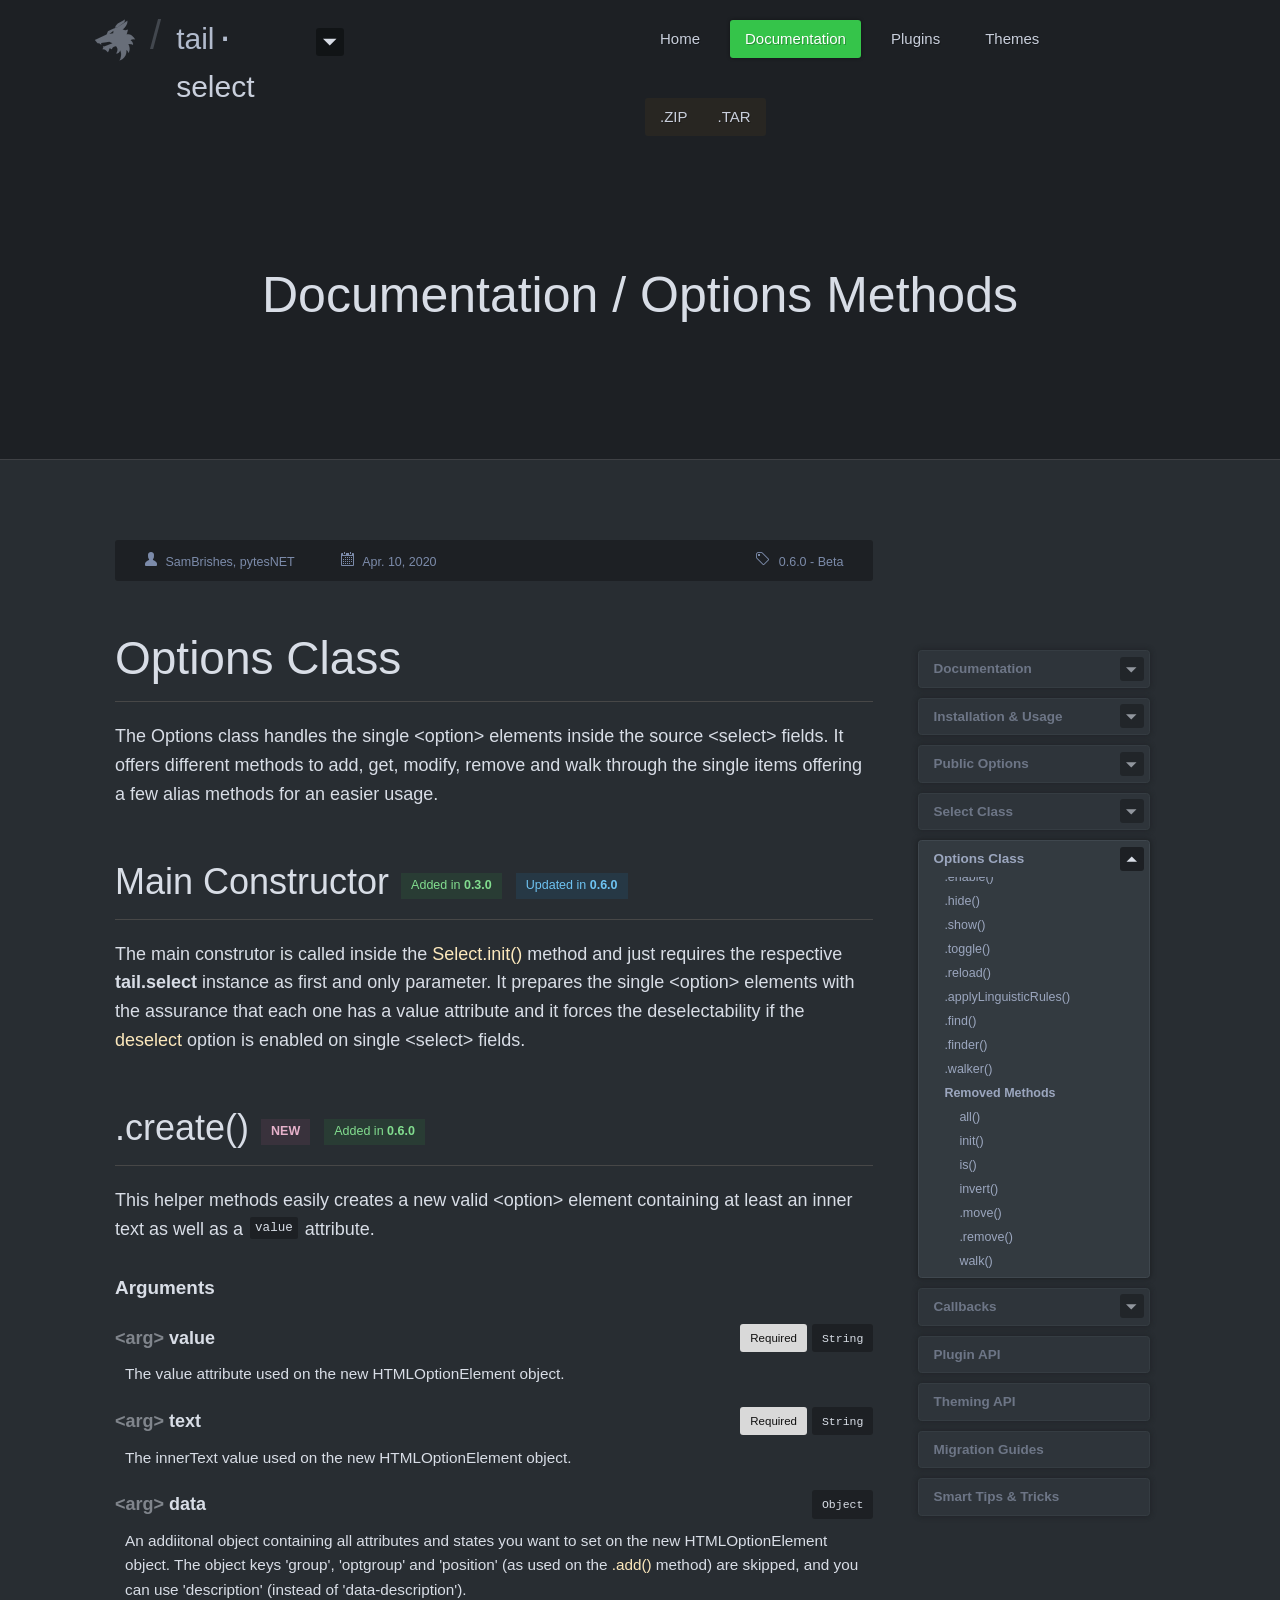
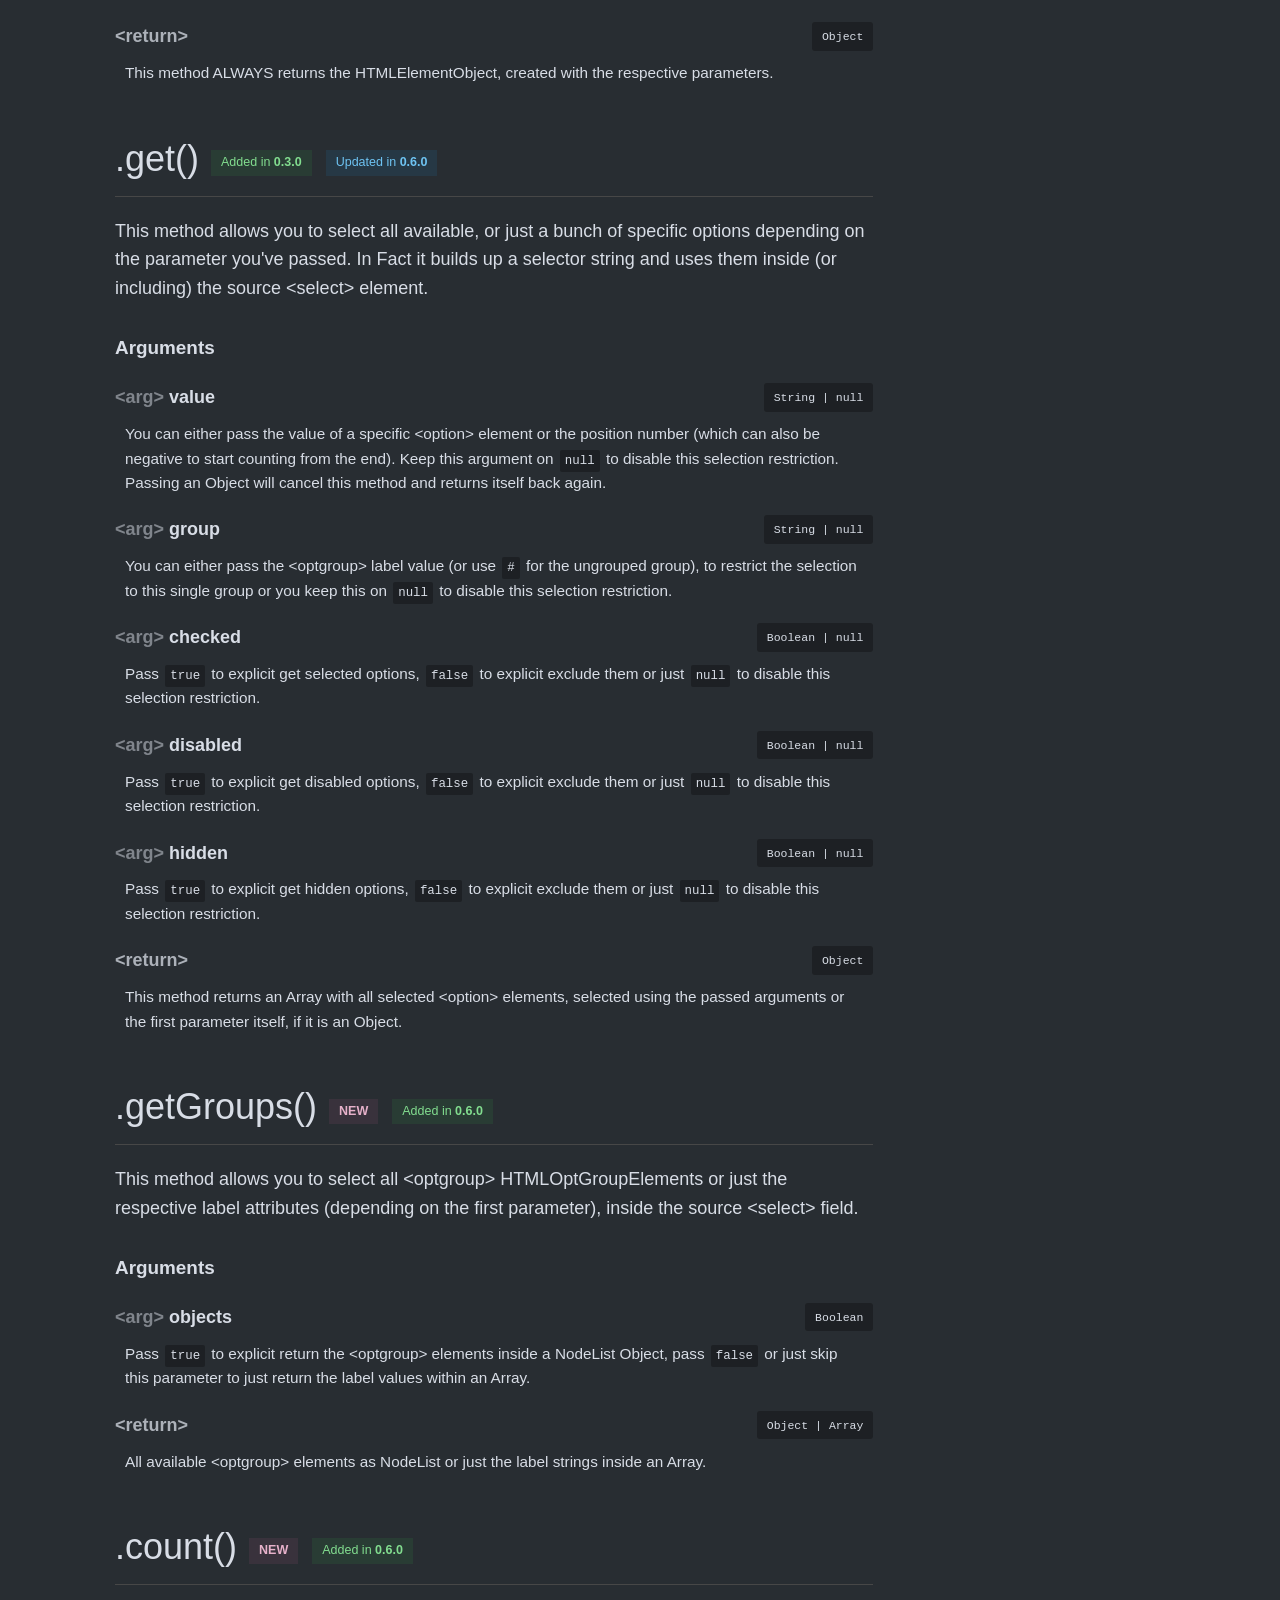
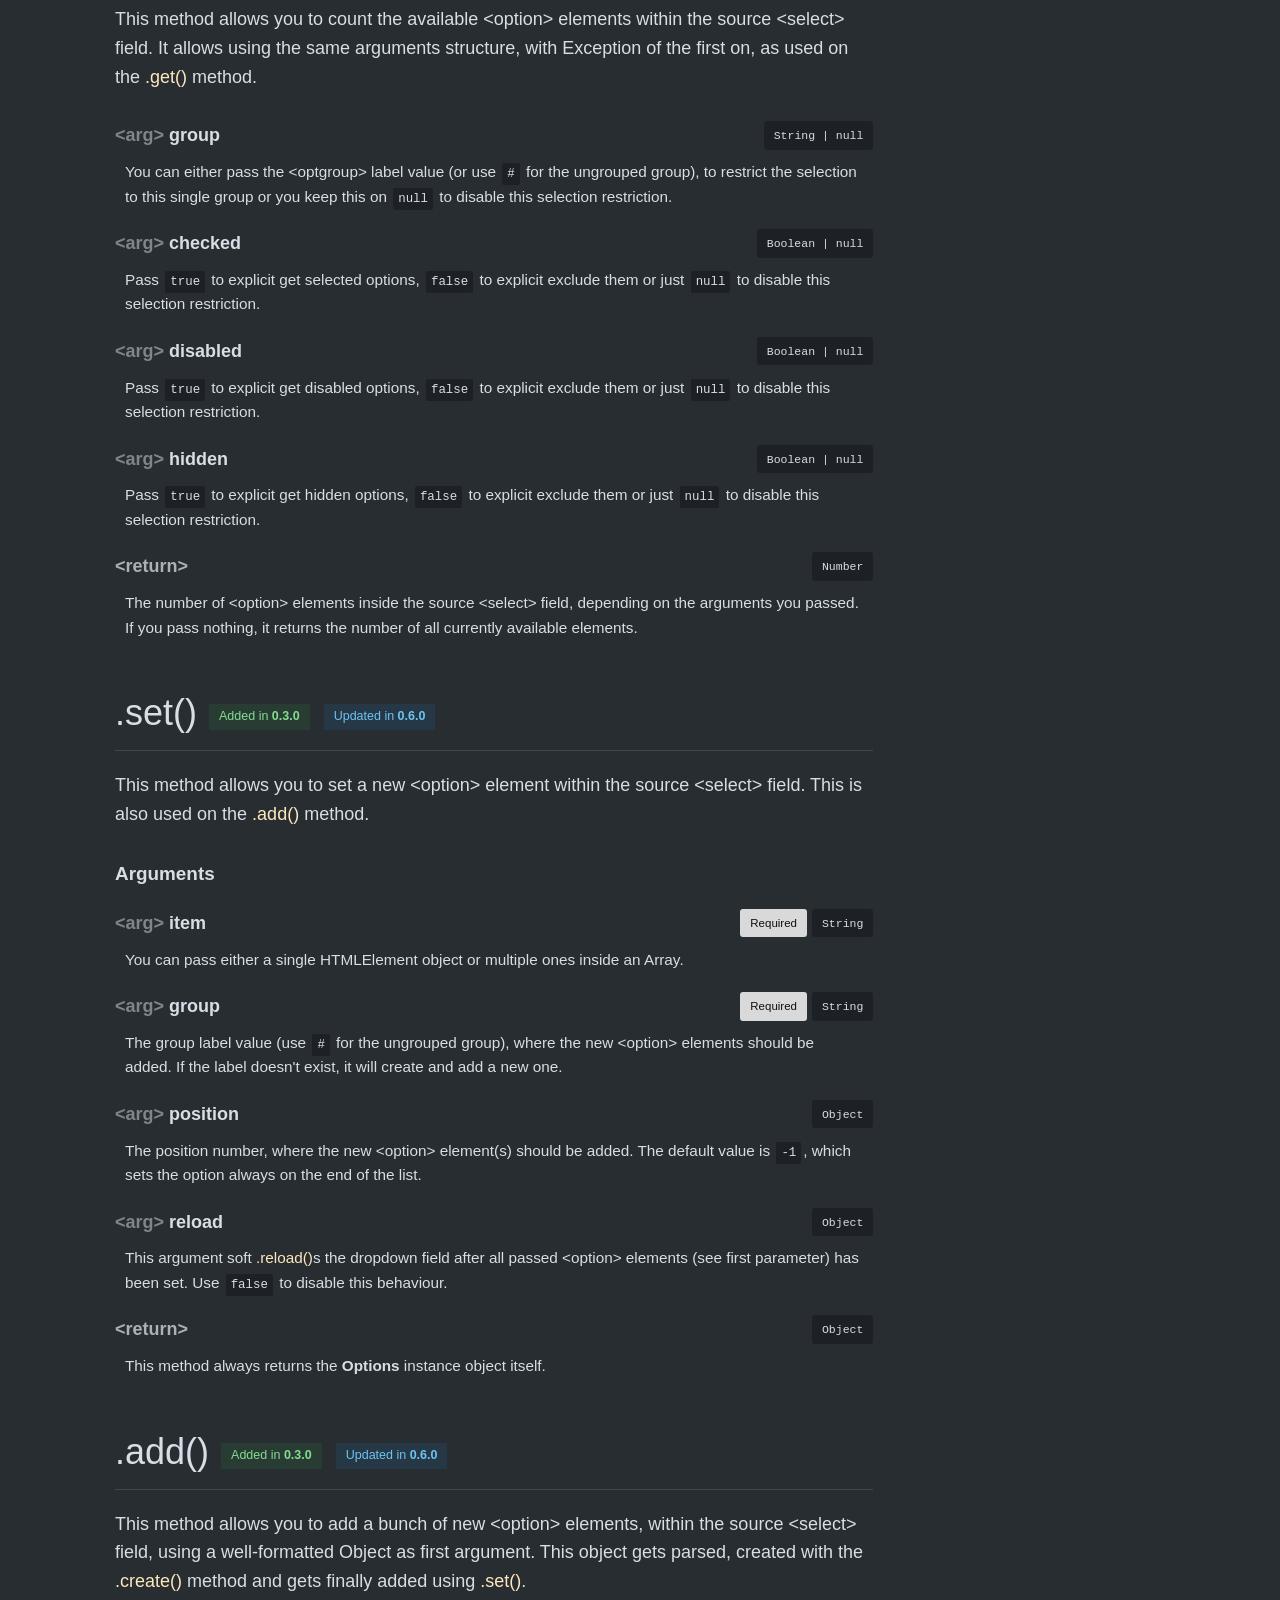
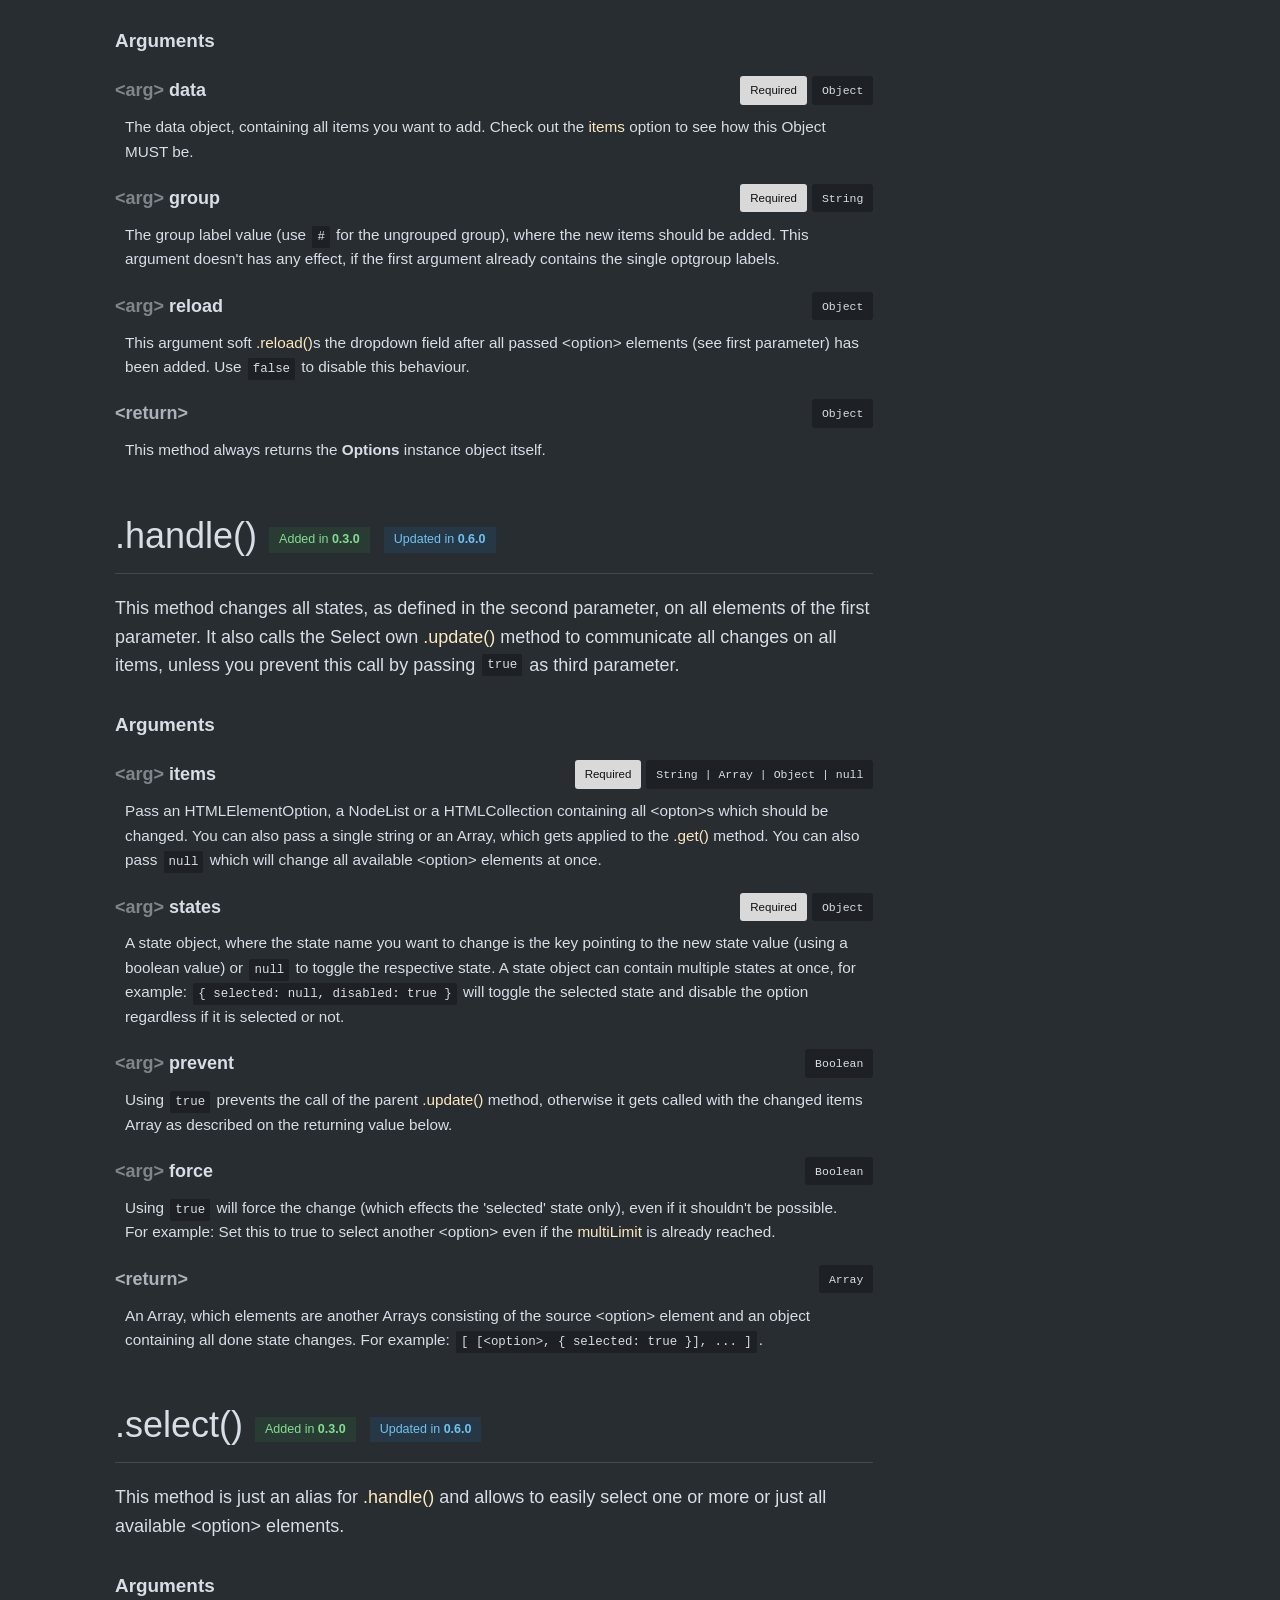
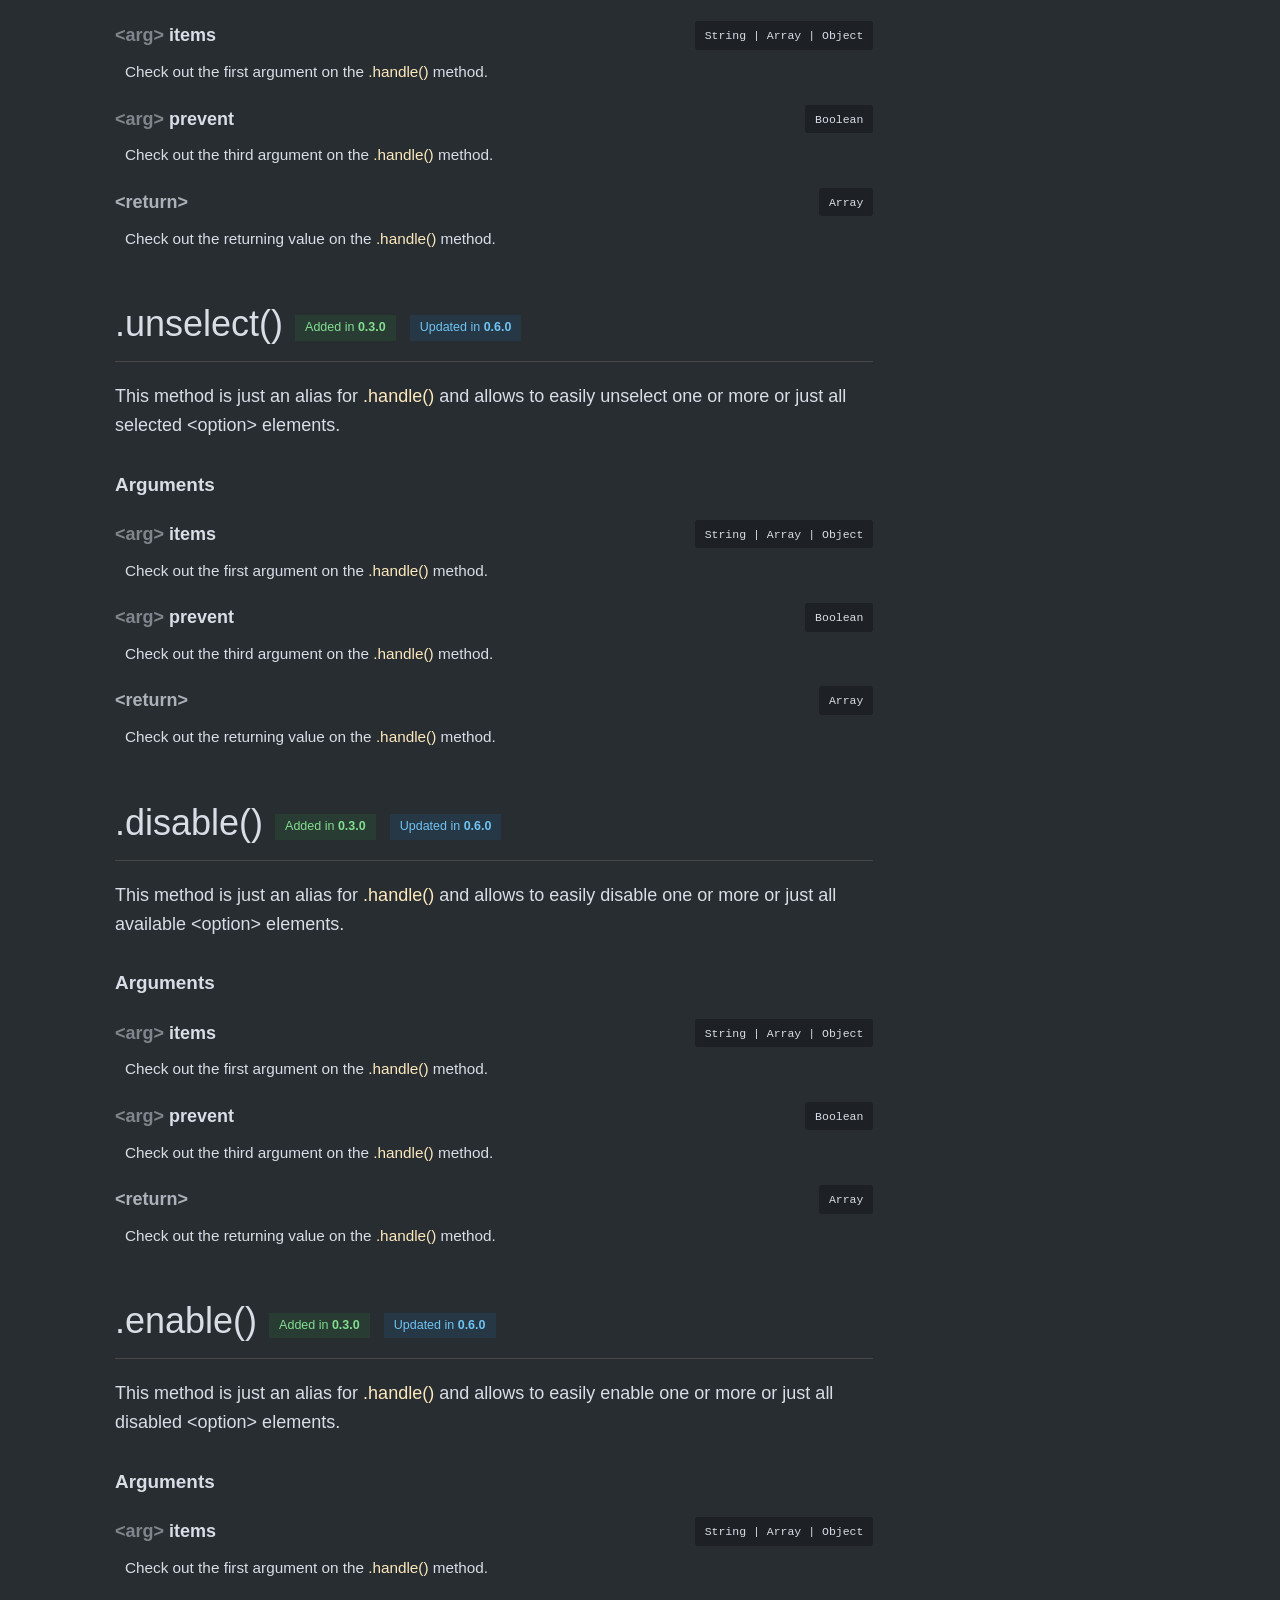
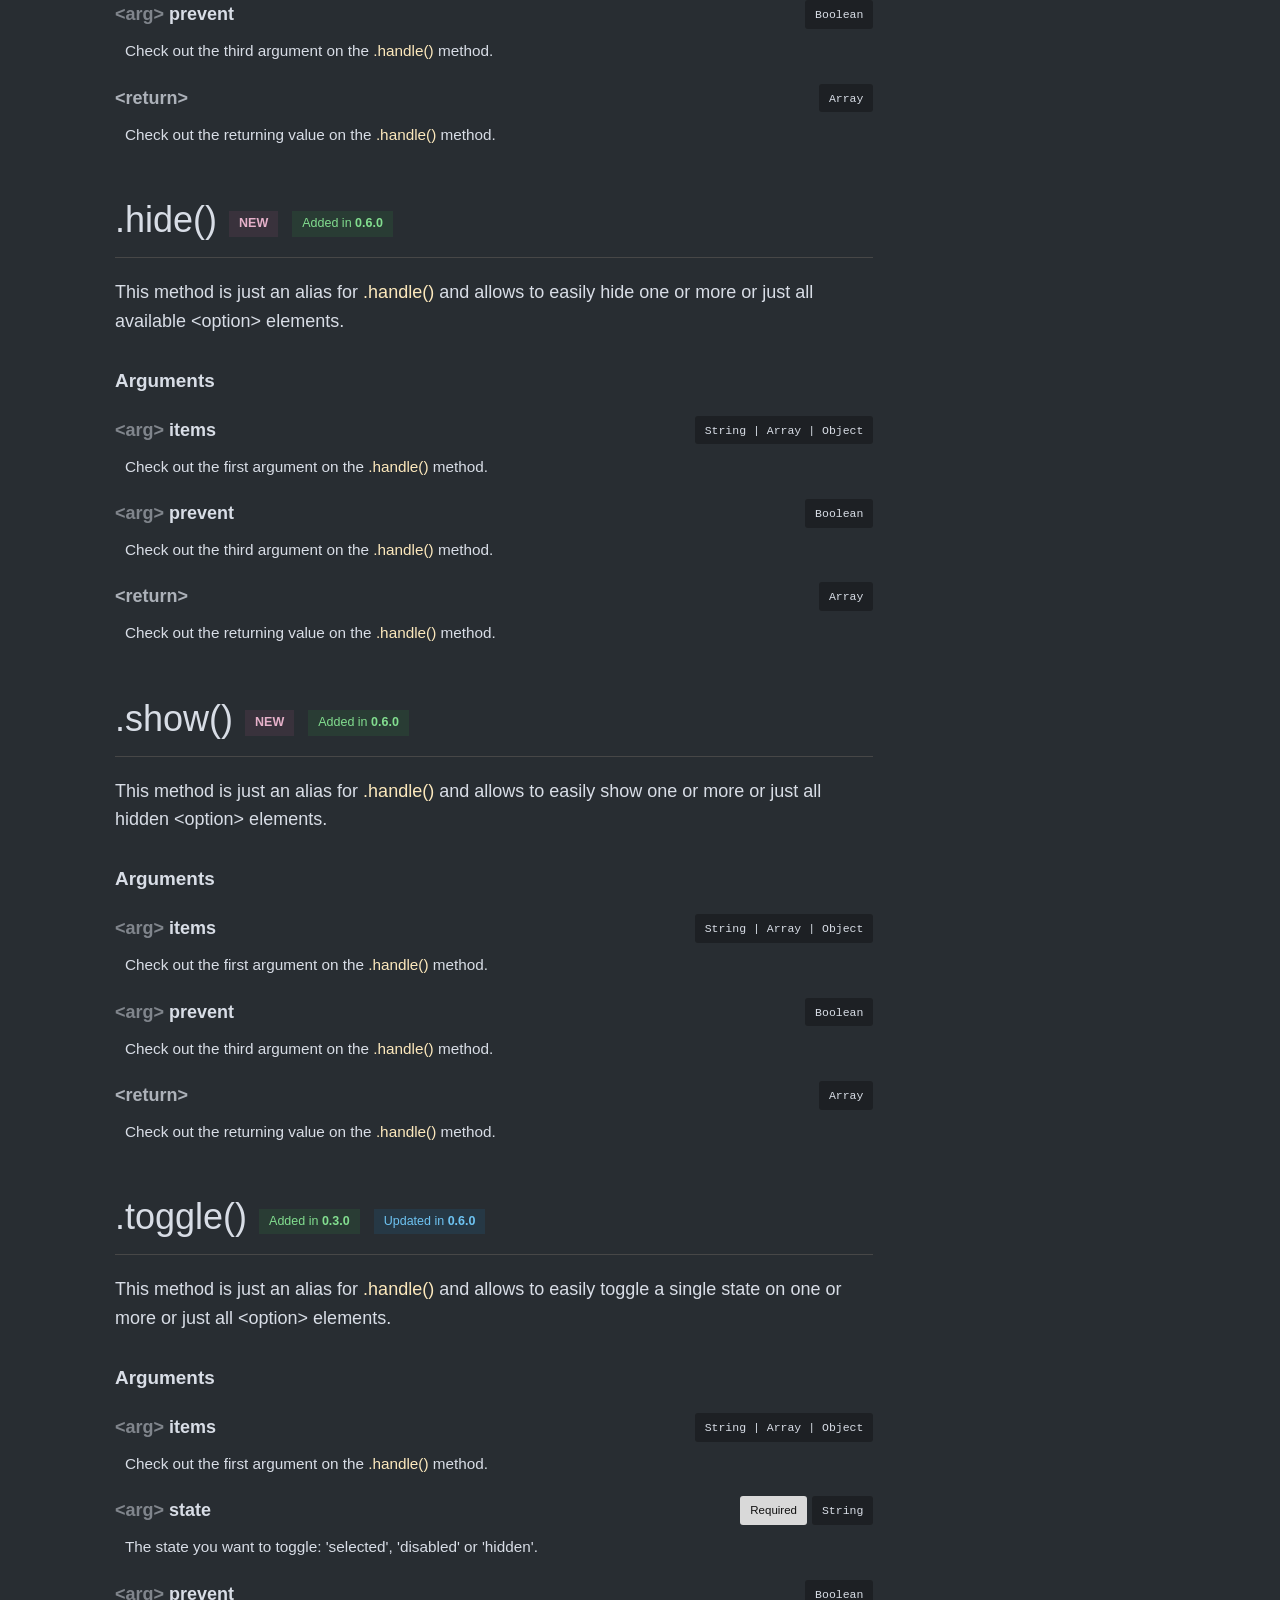
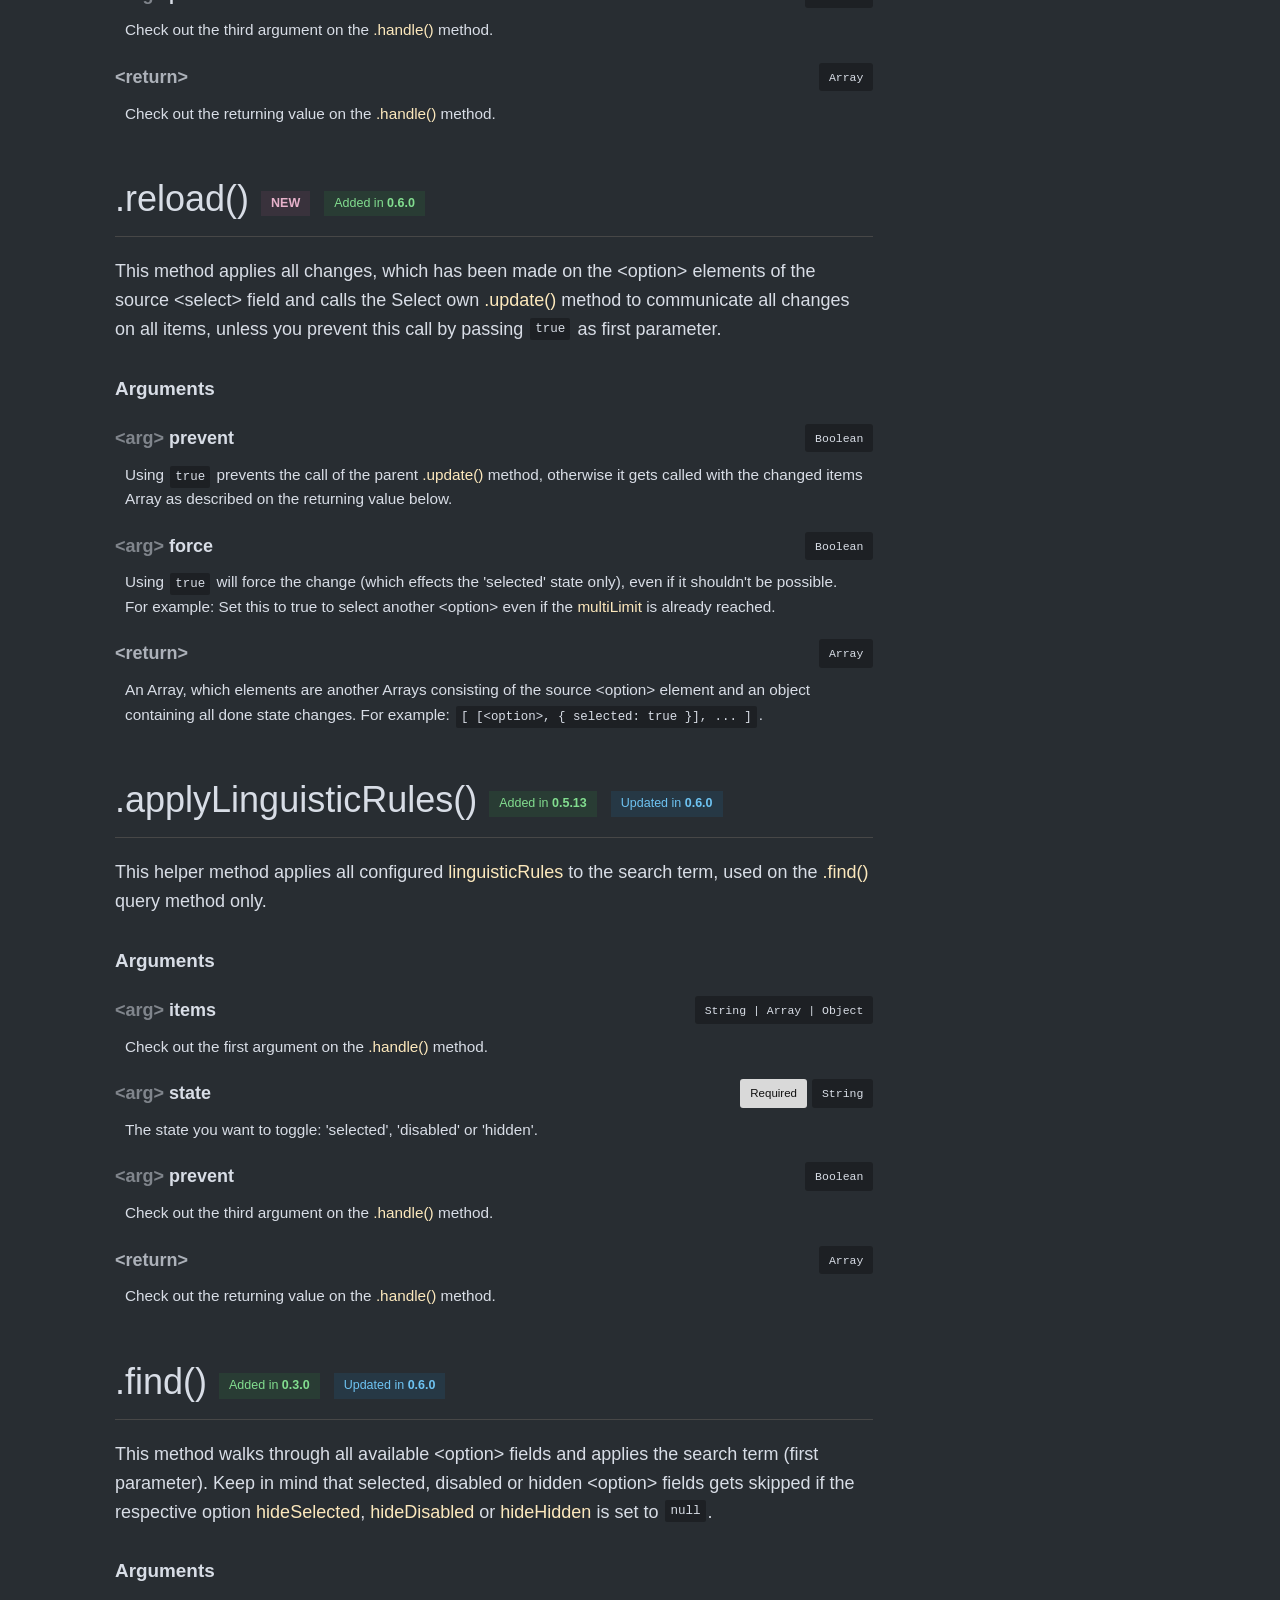
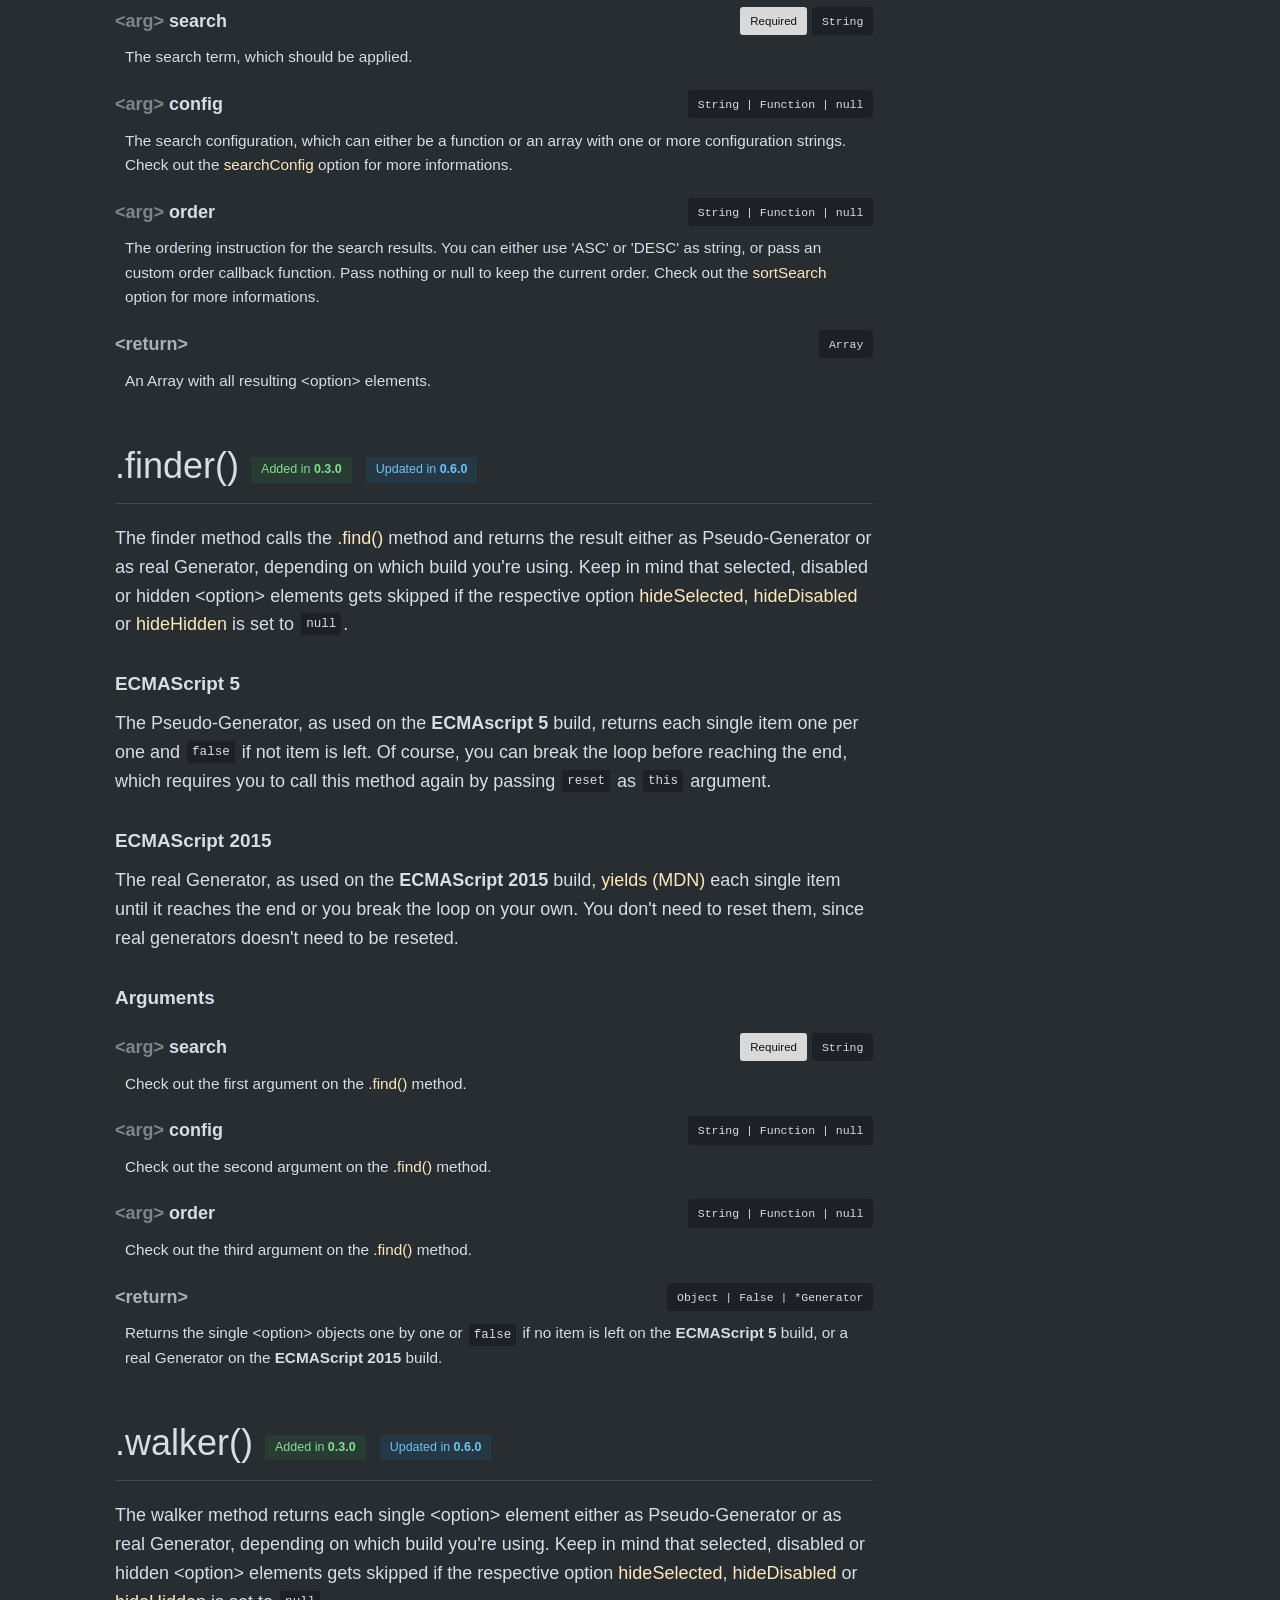
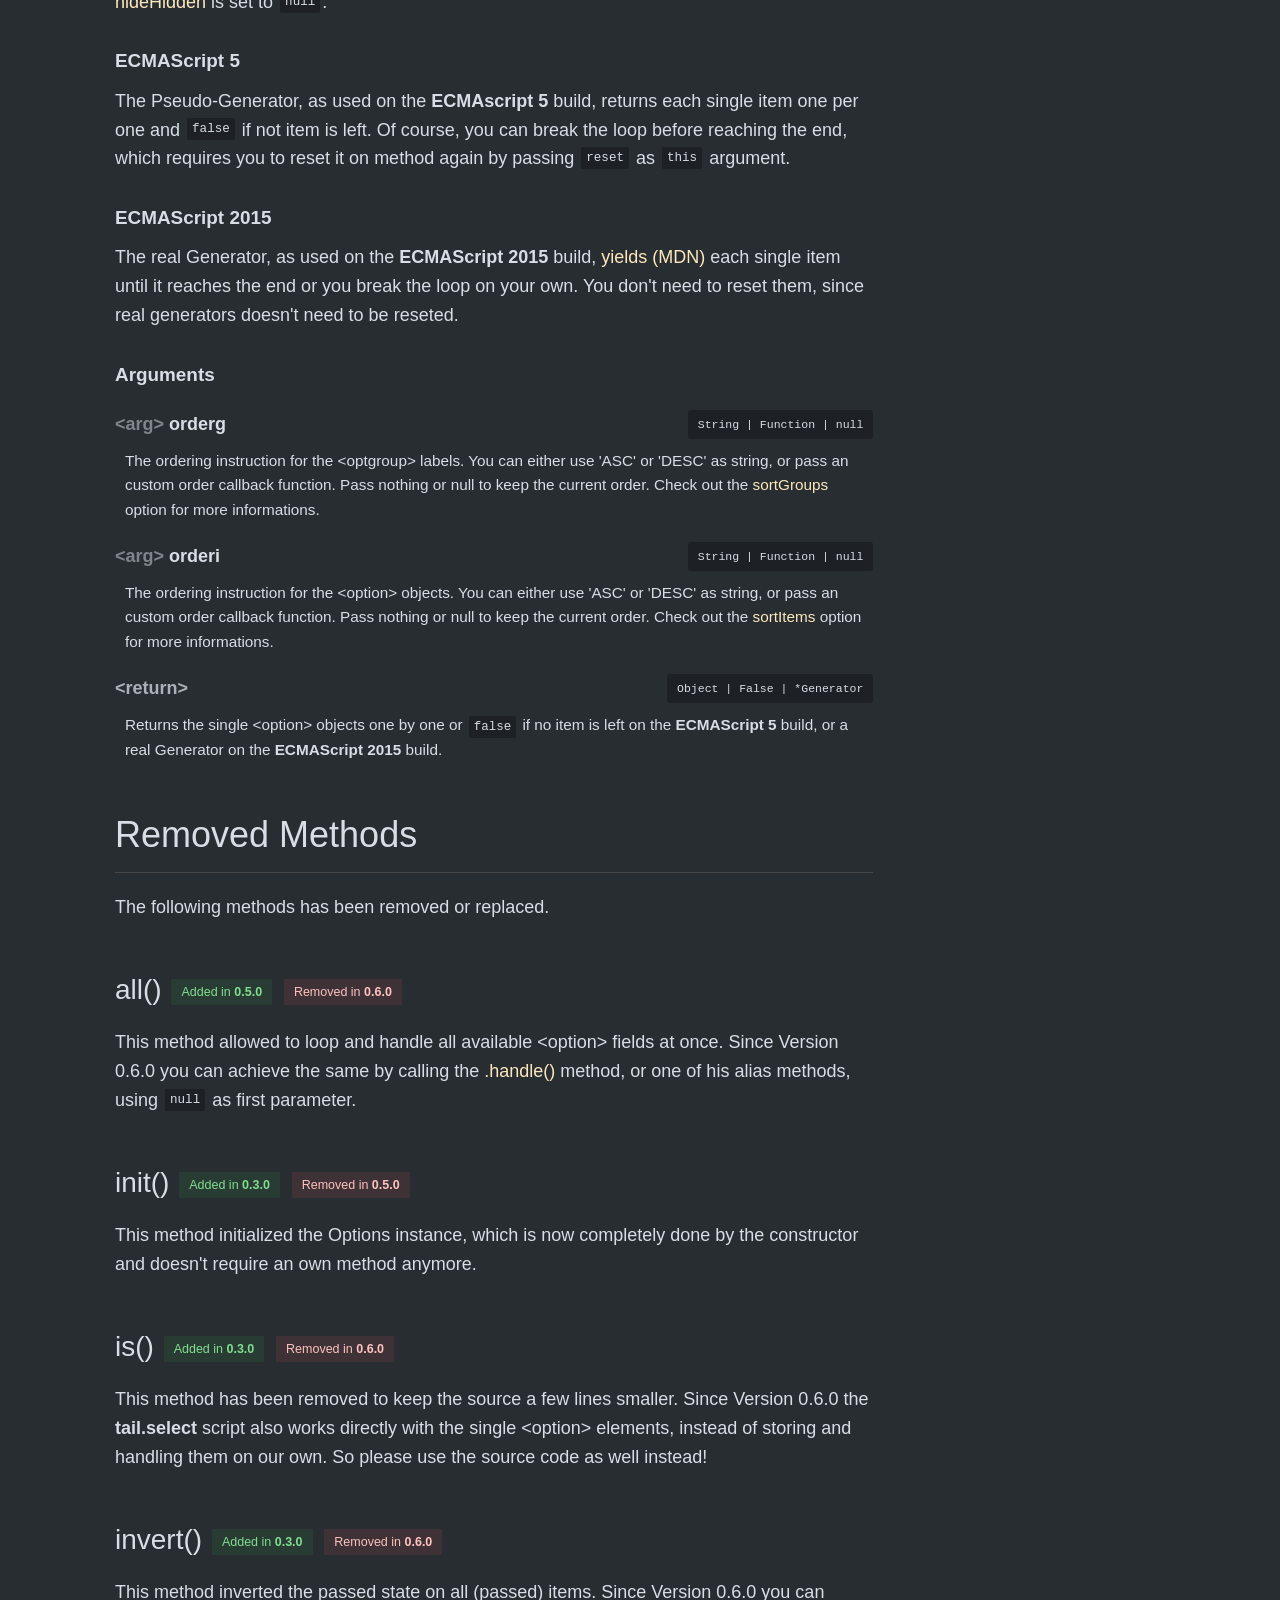
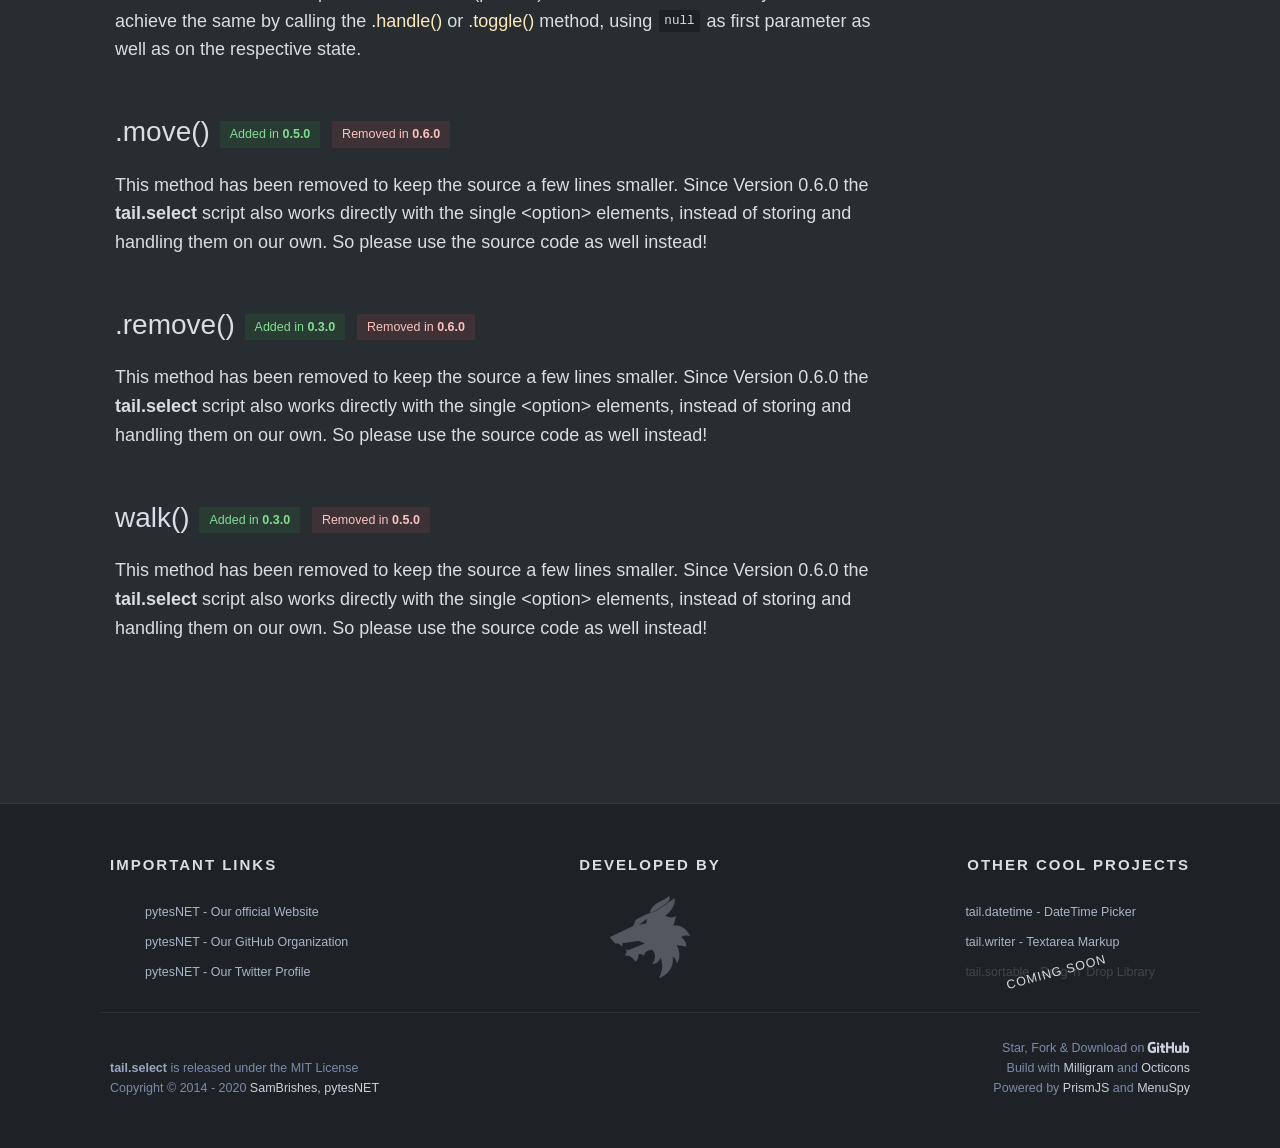
<file: docs/docs/class-options.html>
<!DOCTYPE html>
<html lang="en">
    <head>
        <meta charset="utf-8" />
        <meta http-equiv="content-language" content="en" />
        <meta http-equiv="X-UA-Compatible" content="IE=edge" />
        <meta name="robots" content="index, follow" />
        <meta name="viewport" content="width=device-width, initial-scale=1" />

        <title>tail.select / Documentation / Options Methods</title>

        <!-- Common -->
        <meta name="author" content="SamBrishes, pytesNET" />
        <meta name="publisher" content="SamBrishes, pytesNET" />
        <meta name="copyright" content="SamBrishes, pytesNET" />

        <meta name="name" content="tail.select / Documentation / Options Methods" />
        <meta name="description" content="" />
        <meta name="keywords" content="" />

        <!-- Dublin Core -->
        <meta name="DC.Language" content="en" />
        <meta name="DC.Creator" content="SamBrishes, pytesNET" />
        <meta name="DC.Publisher" content="SamBrishes, pytesNET" />
        <meta name="DC.Rights" content="SamBrishes, pytesNET" />
        <meta name="DC.Description" content="" />

        <!-- Twitter -->
        <meta name="twitter:card" content="summary" />
        <meta name="twitter:site" content="pytesNET" />
        <meta name="twitter:creator" content="pytesNET" />
        <meta name="twitter:title" content="tail.select / Documentation / Options Methods" />
        <meta name="twitter:description" content="" />

        <!-- Open Graph -->
        <meta name="og:type" content="website" />
        <meta name="og:url" content="http://pytesNET.github.io/tail.select" />
        <meta name="og:locale" content="en" />
        <meta name="og:title" content="tail.select / Documentation / Options Methods" />
        <meta name="og:site_name" content="tail.select - The vanilla JS solution to level up your HTML &lt;select&gt; fields!" />
        <meta name="og:description" content="" />

        <!-- Assets -->
        <link type="text/css" rel="stylesheet" href="../css/octmoon.min.css" />
        <link type="text/css" rel="stylesheet" href="../css/milligram.min.css" />
        <link type="text/css" rel="stylesheet" href="../css/styles.min.css" />
        <script type="text/javascript" src="../js/menuspy.min.js"></script>
        <script type="text/javascript" src="../js/prism.min.js"></script>
        <script type="text/javascript" src="../js/website.js"></script>
        <script type="text/javascript" src="../js/demo.js"></script>

        <!-- Source -->
        <link type="text/css" rel="stylesheet" href="../../dist/css/default/theme-default.css" />
        <script type="text/javascript" src="../../dist/js/tail.select.js"></script>
        <script type="text/javascript" src="../../dist/js/plugins/all.js"></script>
        <script type="text/javascript" src="../../dist/js/locales/all.js"></script>
    </head>
    <body>
        <div class="header header-static">
            <div class="container">
                <div class="row row-no-padding">
                    <div class="column column-50">
                        <div class="header-logo">
                            <a href="https://www.pytes.net" target="_blank" class="logo-developer">
                                <img src="../img/pytesnet-white.svg" title="pyteesNET Logo" />
                            </a>

                            <span class="slash">/</span>

                            <a href="https://github.pytes.net/tail.select" target="_blank" class="logo-project">
                                <span class="tail">tail</span>
                                <span class="dot">.</span>
                                <span class="name">select</span>
                            </a>

                            <div class="logo-projects">
                                <span class="icon icon-triangle-down" data-toggle="active" data-target=".project-list"></span>
                                
                                <ul class="project-list">
                                    <li class="list-item item-title">
                                        <span class="tail">other</span><span class="dot">.</span><span class="name">Projects</span>
                                    </li>
                                    <li class="list-item"><a href="">
                                        <span class="item-title">
                                            <span class="tail">tail</span><span class="dot">.</span><span class="name">DateTime</span>
                                        </span> 
                                        <span class="item-slogan">A DateTime Picker</span>
                                    </a></li>
                                    <li class="list-item"><a href="">
                                        <span class="item-title">
                                            <span class="tail">tail</span><span class="dot">.</span><span class="name">writer</span>
                                        </span> 
                                        <span class="item-slogan">A Textarea Markup</span>
                                    </a></li>
                                    <li class="list-item"><a href="">
                                        <span class="item-title">
                                            <span class="tail">tail</span><span class="dot">.</span><span class="name">sortable</span>
                                        </span> 
                                        <span class="item-slogan">A Drag'n'Drop Library</span>
                                    </a></li>
                                    <li class="list-item item-close"><span class="icon icon-x" data-toggle="active" data-target=".project-list"></span></li>
                                </ul>
                            </div>
                        </div>
                    </div>
                    <div class="column column-50 text-right">
                        <ul class="main-navi">
                            <li class="navi-item">
                                <a href="../index.html" class="item-link">Home</a>
                            </li>
                            <li class="navi-item active">
                                <a href="../docs/index.html" class="item-link">Documentation</a>
                            </li>
                            <li class="navi-item">
                                <a href="../plugins.html" class="item-link">Plugins</a>
                            </li>
                            <li class="navi-item">
                                <a href="../themes.html" class="item-link">Themes</a>
                            </li>
                            <li class="navi-item item-download">
                                <a href="https://github.com/pytesNET/tail.select/zipball/master" class="item-link">.ZIP</a>
                                <a href="https://github.com/pytesNET/tail.select/tarball/master" class="item-link">.TAR</a>
                            </li>
                        </ul>
                    </div>
                </div>
            </div>
        </div>

        <div class="content-title">
            <div class="container">
                <div class="title-inner">Documentation / Options Methods</div>
            </div>
        </div>

        <div class="content">
            <div class="container">
                <main class="content-page">
                    <header class="page-header">
                        <div class="last-author" data-tooltip="Author"><span class="icon icon-person"></span> SamBrishes, pytesNET</div>
                        <div class="last-update" data-tooltip="Last Update"><span class="icon icon-calendar"></span> Apr. 10, 2020</div>
                        <div class="last-version" data-tooltip="Package Version"><span class="icon icon-tag"></span> 0.6.0 - Beta</div>
                    </header>

                    <article class="page-content">
                        <h1>Options Class</h1>
                        <p>
                            The Options class handles the single &lt;option&gt; elements inside the source &lt;select&gt; fields. It offers
                            different methods to add, get, modify, remove and walk through the single items offering a few alias methods for
                            an easier usage.
                        </p>
                        
                        
                        <h2 id="constructor">
                            Main Constructor
                            <span class="version version-added">Added in <b>0.3.0</b></span>
                            <span class="version version-changed">Updated in <b>0.6.0</b></span>
                        </h2>
                        <p>
                            The main construtor is called inside the <a href="class-select.html#method-init">Select.init()</a> method and just
                            requires the respective <b>tail.select</b> instance as first and only parameter. It prepares the single &lt;option&gt;
                            elements with the assurance that each one has a value attribute and it forces the deselectability if the
                            <a href="options.html#option-deselect">deselect</a> option is enabled on single &lt;select&gt; fields.
                        </p>
                        
                        
                        <h2 id="method-create">
                            .create()
                            <span class="version version-new">New</span>
                            <span class="version version-added">Added in <b>0.6.0</b></span>
                        </h2>
                        <p>
                            This helper methods easily creates a new valid &lt;option&gt; element containing at least an inner text as well as
                            a <code>value</code> attribute.
                        </p>
                        
                        <p class="subtitle">Arguments</p>
                        <dl class="arguments">
                            <dt>value <span class="types"><code>String</code></span><span class="required">Required</span></dt>
                            <dd>The value attribute used on the new HTMLOptionElement object.</dd>
                        
                            <dt>text <span class="types"><code>String</code></span><span class="required">Required</span></dt>
                            <dd>The innerText value used on the new HTMLOptionElement object.</dd>
                        
                            <dt>data <span class="types"><code>Object</code></span></dt>
                            <dd>
                                An addiitonal object containing all attributes and states you want to set on the new HTMLOptionElement object.
                                The object keys 'group', 'optgroup' and 'position' (as used on the <a href="#method-add">.add()</a> method) are
                                skipped, and you can use 'description' (instead of 'data-description').
                            </dd>
                        
                            <dt class="return"><span class="types"><code>Object</code></span></dt>
                            <dd>
                                This method ALWAYS returns the HTMLElementObject, created with the respective parameters.
                            </dd>
                        </dl>
                        
                        
                        <h2 id="method-get">
                            .get()
                            <span class="version version-added">Added in <b>0.3.0</b></span>
                            <span class="version version-changed">Updated in <b>0.6.0</b></span>
                        </h2>
                        <p>
                            This method allows you to select all available, or just a bunch of specific options depending on the parameter
                            you've passed. In Fact it builds up a selector string and uses them inside (or including) the source &lt;select&gt;
                            element.
                        </p>
                        
                        <p class="subtitle">Arguments</p>
                        <dl class="arguments">
                            <dt>value <span class="types"><code>String | null</code></span></dt>
                            <dd>
                                You can either pass the value of a specific &lt;option&gt; element or the position number (which can also be
                                negative to start counting from the end). Keep this argument on <code>null</code> to disable this selection
                                restriction. Passing an Object will cancel this method and returns itself back again.
                            </dd>
                        
                            <dt>group <span class="types"><code>String | null</code></span></dt>
                            <dd>
                                You can either pass the &lt;optgroup&gt; label value (or use <code>#</code> for the ungrouped group), to
                                restrict the selection to this single group or you keep this on <code>null</code> to disable this selection
                                restriction.
                            </dd>
                        
                            <dt>checked <span class="types"><code>Boolean | null</code></span></dt>
                            <dd>
                                Pass <code>true</code> to explicit get selected options, <code>false</code> to explicit exclude them or just
                                <code>null</code> to disable this selection restriction.
                            </dd>
                        
                            <dt>disabled <span class="types"><code>Boolean | null</code></span></dt>
                            <dd>
                                Pass <code>true</code> to explicit get disabled options, <code>false</code> to explicit exclude them or just
                                <code>null</code> to disable this selection restriction.
                            </dd>
                        
                            <dt>hidden <span class="types"><code>Boolean | null</code></span></dt>
                            <dd>
                                Pass <code>true</code> to explicit get hidden options, <code>false</code> to explicit exclude them or just
                                <code>null</code> to disable this selection restriction.
                            </dd>
                        
                            <dt class="return"><span class="types"><code>Object</code></span></dt>
                            <dd>
                                This method returns an Array with all selected &lt;option&gt; elements, selected using the passed arguments or
                                the first parameter itself, if it is an Object.
                            </dd>
                        </dl>
                        
                        
                        <h2 id="method-getgroups">
                            .getGroups()
                            <span class="version version-new">New</span>
                            <span class="version version-added">Added in <b>0.6.0</b></span>
                        </h2>
                        <p>
                            This method allows you to select all &lt;optgroup&gt; HTMLOptGroupElements or just the respective label attributes
                            (depending on the first parameter), inside the source &lt;select&gt; field.
                        </p>
                        
                        <p class="subtitle">Arguments</p>
                        <dl class="arguments">
                            <dt>objects <span class="types"><code>Boolean</code></span></dt>
                            <dd>
                                Pass <code>true</code> to explicit return the &lt;optgroup&gt; elements inside a NodeList Object, pass <code>false</code>
                                or just skip this parameter to just return the label values within an Array.
                            </dd>
                        
                            <dt class="return"><span class="types"><code>Object | Array</code></span></dt>
                            <dd>
                                All available &lt;optgroup&gt; elements as NodeList or just the label strings inside an Array.
                            </dd>
                        </dl>
                        
                        
                        <h2 id="method-count">
                            .count()
                            <span class="version version-new">New</span>
                            <span class="version version-added">Added in <b>0.6.0</b></span>
                        </h2>
                        <p>
                            This method allows you to count the available &lt;option&gt; elements within the source &lt;select&gt; field. It
                            allows using the same arguments structure, with Exception of the first on, as used on the
                            <a href="#method-get">.get()</a> method.
                        </p>
                        
                        <dl class="arguments">
                            <dt>group <span class="types"><code>String | null</code></span></dt>
                            <dd>
                                You can either pass the &lt;optgroup&gt; label value (or use <code>#</code> for the ungrouped group), to
                                restrict the selection to this single group or you keep this on <code>null</code> to disable this selection
                                restriction.
                            </dd>
                        
                            <dt>checked <span class="types"><code>Boolean | null</code></span></dt>
                            <dd>
                                Pass <code>true</code> to explicit get selected options, <code>false</code> to explicit exclude them or just
                                <code>null</code> to disable this selection restriction.
                            </dd>
                        
                            <dt>disabled <span class="types"><code>Boolean | null</code></span></dt>
                            <dd>
                                Pass <code>true</code> to explicit get disabled options, <code>false</code> to explicit exclude them or just
                                <code>null</code> to disable this selection restriction.
                            </dd>
                        
                            <dt>hidden <span class="types"><code>Boolean | null</code></span></dt>
                            <dd>
                                Pass <code>true</code> to explicit get hidden options, <code>false</code> to explicit exclude them or just
                                <code>null</code> to disable this selection restriction.
                            </dd>
                        
                            <dt class="return"><span class="types"><code>Number</code></span></dt>
                            <dd>
                                The number of &lt;option&gt; elements inside the source &lt;select&gt; field, depending on the arguments you
                                passed. If you pass nothing, it returns the number of all currently available elements.
                            </dd>
                        </dl>
                        
                        
                        <h2 id="method-set">
                            .set()
                            <span class="version version-added">Added in <b>0.3.0</b></span>
                            <span class="version version-changed">Updated in <b>0.6.0</b></span>
                        </h2>
                        <p>
                            This method allows you to set a new &lt;option&gt; element within the source &lt;select&gt; field. This is also used
                            on the <a href="#method-add">.add()</a> method.
                        </p>
                        
                        <p class="subtitle">Arguments</p>
                        <dl class="arguments">
                            <dt>item <span class="types"><code>String</code></span><span class="required">Required</span></dt>
                            <dd>
                                You can pass either a single HTMLElement object or multiple ones inside an Array.
                            </dd>
                        
                            <dt>group <span class="types"><code>String</code></span><span class="required">Required</span></dt>
                            <dd>
                                The group label value (use <code>#</code> for the ungrouped group), where the new &lt;option&gt; elements should
                                be added. If the label doesn't exist, it will create and add a new one.
                            </dd>
                        
                            <dt>position <span class="types"><code>Object</code></span></dt>
                            <dd>
                                The position number, where the new &lt;option&gt; element(s) should be added. The default value is <code>-1</code>,
                                which sets the option always on the end of the list.
                            </dd>
                        
                            <dt>reload <span class="types"><code>Object</code></span></dt>
                            <dd>
                                This argument soft <a href="class-select.html#method-reload">.reload()</a>s the dropdown field after all passed
                                &lt;option&gt; elements (see first parameter) has been set. Use <code>false</code> to disable this behaviour.
                            </dd>
                        
                            <dt class="return"><span class="types"><code>Object</code></span></dt>
                            <dd>This method always returns the <b>Options</b> instance object itself.</dd>
                        </dl>
                        
                        
                        <h2 id="method-add">
                            .add()
                            <span class="version version-added">Added in <b>0.3.0</b></span>
                            <span class="version version-changed">Updated in <b>0.6.0</b></span>
                        </h2>
                        <p>
                            This method allows you to add a bunch of new &lt;option&gt; elements, within the source &lt;select&gt; field, using
                            a well-formatted Object as first argument. This object gets parsed, created with the <a href="#method-create">.create()</a>
                            method and gets finally added using <a href="#method-set">.set()</a>.
                        </p>
                        
                        <p class="subtitle">Arguments</p>
                        <dl class="arguments">
                            <dt>data <span class="types"><code>Object</code></span><span class="required">Required</span></dt>
                            <dd>
                                The data object, containing all items you want to add. Check out the <a href="options.html#option-item">items</a>
                                option to see how this Object MUST be.
                            </dd>
                        
                            <dt>group <span class="types"><code>String</code></span><span class="required">Required</span></dt>
                            <dd>
                                The group label value (use <code>#</code> for the ungrouped group), where the new items should be added. This
                                argument doesn't has any effect, if the first argument already contains the single optgroup labels.
                            </dd>
                        
                            <dt>reload <span class="types"><code>Object</code></span></dt>
                            <dd>
                                This argument soft <a href="class-select.html#method-reload">.reload()</a>s the dropdown field after all passed
                                &lt;option&gt; elements (see first parameter) has been added. Use <code>false</code> to disable this behaviour.
                            </dd>
                        
                            <dt class="return"><span class="types"><code>Object</code></span></dt>
                            <dd>This method always returns the <b>Options</b> instance object itself.</dd>
                        </dl>
                        
                        
                        <h2 id="method-handle">
                            .handle()
                            <span class="version version-added">Added in <b>0.3.0</b></span>
                            <span class="version version-changed">Updated in <b>0.6.0</b></span>
                        </h2>
                        <p>
                            This method changes all states, as defined in the second parameter, on all elements of the first parameter. It
                            also calls the Select own <a href="class-select.html#method-update">.update()</a> method to communicate all
                            changes on all items, unless you prevent this call by passing <code>true</code> as third parameter.
                        </p>
                        
                        <p class="subtitle">Arguments</p>
                        <dl class="arguments">
                            <dt>items <span class="types"><code>String | Array | Object | null</code></span><span class="required">Required</span></dt>
                            <dd>
                                Pass an HTMLElementOption, a NodeList or a HTMLCollection containing all &lt;opton&gt;s which should be
                                changed. You can also pass a single string or an Array, which gets applied to the <a href="#method-get">.get()</a>
                                method. You can also pass <code>null</code> which will change all available &lt;option&gt; elements at once.
                            </dd>
                        
                            <dt>states <span class="types"><code>Object</code></span><span class="required">Required</span></dt>
                            <dd>
                                A state object, where the state name you want to change is the key pointing to the new state value (using a
                                boolean value) or <code>null</code> to toggle the respective state. A state object can contain multiple states
                                at once, for example: <code>{ selected: null, disabled: true }</code> will toggle the selected state and disable
                                the option regardless if it is selected or not.
                            </dd>
                        
                            <dt>prevent <span class="types"><code>Boolean</code></span></dt>
                            <dd>
                                Using <code>true</code> prevents the call of the parent <a href="class-select.html#method-update">.update()</a>
                                method, otherwise it gets called with the changed items Array as described on the returning value below.
                            </dd>
                        
                            <dt>force <span class="types"><code>Boolean</code></span></dt>
                            <dd>
                                Using <code>true</code> will force the change (which effects the 'selected' state only), even if it shouldn't be
                                possible. For example: Set this to true to select another &lt;option&gt; even if the <a href="options.html#option-multilimit">multiLimit</a>
                                is already reached.
                            </dd>
                        
                            <dt class="return"><span class="types"><code>Array</code></span></dt>
                            <dd>
                                An Array, which elements are another Arrays consisting of the source &lt;option&gt; element and an object
                                containing all done state changes. For example: <code>[ [&lt;option&gt;, { selected: true }], ... ]</code>.
                            </dd>
                        </dl>
                        
                        
                        <h2 id="method-select">
                            .select()
                            <span class="version version-added">Added in <b>0.3.0</b></span>
                            <span class="version version-changed">Updated in <b>0.6.0</b></span>
                        </h2>
                        <p>
                            This method is just an alias for <a href="#method-handle">.handle()</a> and allows to easily select one or more
                            or just all available &lt;option&gt; elements.
                        </p>
                        
                        <p class="subtitle">Arguments</p>
                        <dl class="arguments">
                            <dt>items <span class="types"><code>String | Array | Object</code></span></dt>
                            <dd>Check out the first argument on the <a href="#method-handle">.handle()</a> method.</dd>
                        
                            <dt>prevent <span class="types"><code>Boolean</code></span></dt>
                            <dd>Check out the third argument on the <a href="#method-handle">.handle()</a> method.</dd>
                        
                            <dt class="return"><span class="types"><code>Array</code></span></dt>
                            <dd>Check out the returning value on the <a href="#method-handle">.handle()</a> method.</dd>
                        </dl>
                        
                        
                        <h2 id="method-unselect">
                            .unselect()
                            <span class="version version-added">Added in <b>0.3.0</b></span>
                            <span class="version version-changed">Updated in <b>0.6.0</b></span>
                        </h2>
                        <p>
                            This method is just an alias for <a href="#method-handle">.handle()</a> and allows to easily unselect one or more
                            or just all selected &lt;option&gt; elements.
                        </p>
                        
                        <p class="subtitle">Arguments</p>
                        <dl class="arguments">
                            <dt>items <span class="types"><code>String | Array | Object</code></span></dt>
                            <dd>Check out the first argument on the <a href="#method-handle">.handle()</a> method.</dd>
                        
                            <dt>prevent <span class="types"><code>Boolean</code></span></dt>
                            <dd>Check out the third argument on the <a href="#method-handle">.handle()</a> method.</dd>
                        
                            <dt class="return"><span class="types"><code>Array</code></span></dt>
                            <dd>Check out the returning value on the <a href="#method-handle">.handle()</a> method.</dd>
                        </dl>
                        
                        
                        <h2 id="method-disable">
                            .disable()
                            <span class="version version-added">Added in <b>0.3.0</b></span>
                            <span class="version version-changed">Updated in <b>0.6.0</b></span>
                        </h2>
                        <p>
                            This method is just an alias for <a href="#method-handle">.handle()</a> and allows to easily disable one or more
                            or just all available &lt;option&gt; elements.
                        </p>
                        
                        <p class="subtitle">Arguments</p>
                        <dl class="arguments">
                            <dt>items <span class="types"><code>String | Array | Object</code></span></dt>
                            <dd>Check out the first argument on the <a href="#method-handle">.handle()</a> method.</dd>
                        
                            <dt>prevent <span class="types"><code>Boolean</code></span></dt>
                            <dd>Check out the third argument on the <a href="#method-handle">.handle()</a> method.</dd>
                        
                            <dt class="return"><span class="types"><code>Array</code></span></dt>
                            <dd>Check out the returning value on the <a href="#method-handle">.handle()</a> method.</dd>
                        </dl>
                        
                        
                        <h2 id="method-enable">
                            .enable()
                            <span class="version version-added">Added in <b>0.3.0</b></span>
                            <span class="version version-changed">Updated in <b>0.6.0</b></span>
                        </h2>
                        <p>
                            This method is just an alias for <a href="#method-handle">.handle()</a> and allows to easily enable one or more
                            or just all disabled &lt;option&gt; elements.
                        </p>
                        
                        <p class="subtitle">Arguments</p>
                        <dl class="arguments">
                            <dt>items <span class="types"><code>String | Array | Object</code></span></dt>
                            <dd>Check out the first argument on the <a href="#method-handle">.handle()</a> method.</dd>
                        
                            <dt>prevent <span class="types"><code>Boolean</code></span></dt>
                            <dd>Check out the third argument on the <a href="#method-handle">.handle()</a> method.</dd>
                        
                            <dt class="return"><span class="types"><code>Array</code></span></dt>
                            <dd>Check out the returning value on the <a href="#method-handle">.handle()</a> method.</dd>
                        </dl>
                        
                        
                        <h2 id="method-hide">
                            .hide()
                            <span class="version version-new">New</span>
                            <span class="version version-added">Added in <b>0.6.0</b></span>
                        </h2>
                        <p>
                            This method is just an alias for <a href="#method-handle">.handle()</a> and allows to easily hide one or more
                            or just all available &lt;option&gt; elements.
                        </p>
                        
                        <p class="subtitle">Arguments</p>
                        <dl class="arguments">
                            <dt>items <span class="types"><code>String | Array | Object</code></span></dt>
                            <dd>Check out the first argument on the <a href="#method-handle">.handle()</a> method.</dd>
                        
                            <dt>prevent <span class="types"><code>Boolean</code></span></dt>
                            <dd>Check out the third argument on the <a href="#method-handle">.handle()</a> method.</dd>
                        
                            <dt class="return"><span class="types"><code>Array</code></span></dt>
                            <dd>Check out the returning value on the <a href="#method-handle">.handle()</a> method.</dd>
                        </dl>
                        
                        
                        <h2 id="method-show">
                            .show()
                            <span class="version version-new">New</span>
                            <span class="version version-added">Added in <b>0.6.0</b></span>
                        </h2>
                        <p>
                            This method is just an alias for <a href="#method-handle">.handle()</a> and allows to easily show one or more
                            or just all hidden &lt;option&gt; elements.
                        </p>
                        
                        <p class="subtitle">Arguments</p>
                        <dl class="arguments">
                            <dt>items <span class="types"><code>String | Array | Object</code></span></dt>
                            <dd>Check out the first argument on the <a href="#method-handle">.handle()</a> method.</dd>
                        
                            <dt>prevent <span class="types"><code>Boolean</code></span></dt>
                            <dd>Check out the third argument on the <a href="#method-handle">.handle()</a> method.</dd>
                        
                            <dt class="return"><span class="types"><code>Array</code></span></dt>
                            <dd>Check out the returning value on the <a href="#method-handle">.handle()</a> method.</dd>
                        </dl>
                        
                        
                        <h2 id="method-toggle">
                            .toggle()
                            <span class="version version-added">Added in <b>0.3.0</b></span>
                            <span class="version version-changed">Updated in <b>0.6.0</b></span>
                        </h2>
                        <p>
                            This method is just an alias for <a href="#method-handle">.handle()</a> and allows to easily toggle a single state
                            on one or more or just all &lt;option&gt; elements.
                        </p>
                        
                        <p class="subtitle">Arguments</p>
                        <dl class="arguments">
                            <dt>items <span class="types"><code>String | Array | Object</code></span></dt>
                            <dd>Check out the first argument on the <a href="#method-handle">.handle()</a> method.</dd>
                        
                            <dt>state <span class="types"><code>String</code></span><span class="required">Required</span></dt>
                            <dd>The state you want to toggle: 'selected', 'disabled' or 'hidden'.</dd>
                        
                            <dt>prevent <span class="types"><code>Boolean</code></span></dt>
                            <dd>Check out the third argument on the <a href="#method-handle">.handle()</a> method.</dd>
                        
                            <dt class="return"><span class="types"><code>Array</code></span></dt>
                            <dd>Check out the returning value on the <a href="#method-handle">.handle()</a> method.</dd>
                        </dl>
                        
                        
                        <h2 id="method-reload">
                            .reload()
                            <span class="version version-new">New</span>
                            <span class="version version-added">Added in <b>0.6.0</b></span>
                        </h2>
                        <p>
                            This method applies all changes, which has been made on the &lt;option&gt; elements of the source &lt;select&gt;
                            field and calls the Select own <a href="class-select.html#method-update">.update()</a> method to communicate all
                            changes on all items, unless you prevent this call by passing <code>true</code> as first parameter.
                        </p>
                        
                        <p class="subtitle">Arguments</p>
                        <dl class="arguments">
                            <dt>prevent <span class="types"><code>Boolean</code></span></dt>
                            <dd>
                                Using <code>true</code> prevents the call of the parent <a href="class-select.html#method-update">.update()</a>
                                method, otherwise it gets called with the changed items Array as described on the returning value below.
                            </dd>
                        
                            <dt>force <span class="types"><code>Boolean</code></span></dt>
                            <dd>
                                Using <code>true</code> will force the change (which effects the 'selected' state only), even if it shouldn't be
                                possible. For example: Set this to true to select another &lt;option&gt; even if the <a href="options.html#option-multilimit">multiLimit</a>
                                is already reached.
                            </dd>
                        
                            <dt class="return"><span class="types"><code>Array</code></span></dt>
                            <dd>
                                An Array, which elements are another Arrays consisting of the source &lt;option&gt; element and an object
                                containing all done state changes. For example: <code>[ [&lt;option&gt;, { selected: true }], ... ]</code>.
                            </dd>
                        </dl>
                        
                        
                        <h2 id="method-applylinguisticrules">
                            .applyLinguisticRules()
                            <span class="version version-added">Added in <b>0.5.13</b></span>
                            <span class="version version-changed">Updated in <b>0.6.0</b></span>
                        </h2>
                        <p>
                            This helper method applies all configured <a href="options.html#option-linguisticrules">linguisticRules</a> to the
                            search term, used on the <a href="#method-find">.find()</a> query method only.
                        </p>
                        
                        <p class="subtitle">Arguments</p>
                        <dl class="arguments">
                            <dt>items <span class="types"><code>String | Array | Object</code></span></dt>
                            <dd>Check out the first argument on the <a href="#method-handle">.handle()</a> method.</dd>
                        
                            <dt>state <span class="types"><code>String</code></span><span class="required">Required</span></dt>
                            <dd>The state you want to toggle: 'selected', 'disabled' or 'hidden'.</dd>
                        
                            <dt>prevent <span class="types"><code>Boolean</code></span></dt>
                            <dd>Check out the third argument on the <a href="#method-handle">.handle()</a> method.</dd>
                        
                            <dt class="return"><span class="types"><code>Array</code></span></dt>
                            <dd>Check out the returning value on the <a href="#method-handle">.handle()</a> method.</dd>
                        </dl>
                        
                        
                        <h2 id="method-find">
                            .find()
                            <span class="version version-added">Added in <b>0.3.0</b></span>
                            <span class="version version-changed">Updated in <b>0.6.0</b></span>
                        </h2>
                        <p>
                            This method walks through all available &lt;option&gt; fields and applies the search term (first parameter).
                            Keep in mind that selected, disabled or hidden &lt;option&gt; fields gets skipped if the respective option
                            <a href="options.html#option-hideselected">hideSelected</a>, <a href="options.html#option-hidedisabled">hideDisabled</a>
                            or <a href="options.html#option-hideHidden">hideHidden</a> is set to <code>null</code>.
                        </p>
                        
                        <p class="subtitle">Arguments</p>
                        <dl class="arguments">
                            <dt>search <span class="types"><code>String</code></span> <span class="required">Required</span></dt>
                            <dd>The search term, which should be applied.</dd>
                        
                            <dt>config <span class="types"><code>String | Function | null</code></span></dt>
                            <dd>
                                The search configuration, which can either be a function or an array with one or more configuration strings.
                                Check out the <a href="options.html#option-searchconfig">searchConfig</a> option for more informations.
                            </dd>
                        
                            <dt>order <span class="types"><code>String | Function | null</code></span></dt>
                            <dd>
                                The ordering instruction for the search results. You can either use 'ASC' or 'DESC' as string, or pass an custom
                                order callback function. Pass nothing or null to keep the current order. Check out the <a href="options.html#option-sortsearch">sortSearch</a>
                                option for more informations.
                            </dd>
                        
                            <dt class="return"><span class="types"><code>Array</code></span></dt>
                            <dd>An Array with all resulting &lt;option&gt; elements.</dd>
                        </dl>
                        
                        
                        <h2 id="method-finder">
                            .finder()
                            <span class="version version-added">Added in <b>0.3.0</b></span>
                            <span class="version version-changed">Updated in <b>0.6.0</b></span>
                        </h2>
                        <p>
                            The finder method calls the <a href="#method-find">.find()</a> method and returns the result either as Pseudo-Generator
                            or as real Generator, depending on which build you're using. Keep in mind that selected, disabled or hidden &lt;option&gt;
                            elements gets skipped if the respective option <a href="options.html#option-hideselected">hideSelected</a>,
                            <a href="options.html#option-hidedisabled">hideDisabled</a> or <a href="options.html#option-hideHidden">hideHidden</a>
                            is set to <code>null</code>.
                        </p>
                        
                        <p class="subtitle">ECMAScript 5</p>
                        <p>
                            The Pseudo-Generator, as used on the <b>ECMAscript 5</b> build, returns each single item one per one and <code>false</code>
                            if not item is left. Of course, you can break the loop before reaching the end, which requires you to call this
                            method again by passing <code>reset</code> as <code>this</code> argument.
                        </p>
                        
                        <p class="subtitle">ECMAScript 2015</p>
                        <p>
                            The real Generator, as used on the <b>ECMAScript 2015</b> build, <a href="https://developer.mozilla.org/de/docs/Web/JavaScript/Reference/Operators/yield" target="_blank">yields (MDN)</a>
                            each single item until it reaches the end or you break the loop on your own. You don't need to reset them, since
                            real generators doesn't need to be reseted.
                        </p>
                        
                        <p class="subtitle">Arguments</p>
                        <dl class="arguments">
                            <dt>search <span class="types"><code>String</code></span> <span class="required">Required</span></dt>
                            <dd>Check out the first argument on the <a href="#method-find">.find()</a> method.</dd>
                        
                            <dt>config <span class="types"><code>String | Function | null</code></span></dt>
                            <dd>Check out the second argument on the <a href="#method-find">.find()</a> method.</dd>
                        
                            <dt>order <span class="types"><code>String | Function | null</code></span></dt>
                            <dd>Check out the third argument on the <a href="#method-find">.find()</a> method.</dd>
                        
                            <dt class="return"><span class="types"><code>Object | False | *Generator</code></span></dt>
                            <dd>
                                Returns the single &lt;option&gt; objects one by one or <code>false</code> if no item is left on the <b>ECMAScript 5</b>
                                build, or a real Generator on the <b>ECMAScript 2015</b> build.
                            </dd>
                        </dl>
                        
                        
                        <h2 id="method-walker">
                            .walker()
                            <span class="version version-added">Added in <b>0.3.0</b></span>
                            <span class="version version-changed">Updated in <b>0.6.0</b></span>
                        </h2>
                        <p>
                            The walker method returns each single &lt;option&gt; element either as Pseudo-Generator or as real Generator,
                            depending on which build you're using. Keep in mind that selected, disabled or hidden &lt;option&gt;
                            elements gets skipped if the respective option <a href="options.html#option-hideselected">hideSelected</a>,
                            <a href="options.html#option-hidedisabled">hideDisabled</a> or <a href="options.html#option-hideHidden">hideHidden</a>
                            is set to <code>null</code>.
                        </p>
                        
                        <p class="subtitle">ECMAScript 5</p>
                        <p>
                            The Pseudo-Generator, as used on the <b>ECMAscript 5</b> build, returns each single item one per one and <code>false</code>
                            if not item is left. Of course, you can break the loop before reaching the end, which requires you to reset it on
                            method again by passing <code>reset</code> as <code>this</code> argument.
                        </p>
                        
                        <p class="subtitle">ECMAScript 2015</p>
                        <p>
                            The real Generator, as used on the <b>ECMAScript 2015</b> build, <a href="https://developer.mozilla.org/de/docs/Web/JavaScript/Reference/Operators/yield" target="_blank">yields (MDN)</a>
                            each single item until it reaches the end or you break the loop on your own. You don't need to reset them, since
                            real generators doesn't need to be reseted.
                        </p>
                        
                        <p class="subtitle">Arguments</p>
                        <dl class="arguments">
                            <dt>orderg <span class="types"><code>String | Function | null</code></span></dt>
                            <dd>
                                The ordering instruction for the &lt;optgroup&gt; labels. You can either use 'ASC' or 'DESC' as string, or pass
                                an custom order callback function. Pass nothing or null to keep the current order. Check out the
                                <a href="options.html#option-sortgroups">sortGroups</a> option for more informations.
                            </dd>
                        
                            <dt>orderi <span class="types"><code>String | Function | null</code></span></dt>
                            <dd>
                                The ordering instruction for the &lt;option&gt; objects. You can either use 'ASC' or 'DESC' as string, or pass
                                an custom order callback function. Pass nothing or null to keep the current order. Check out the
                                <a href="options.html#option-sortitems">sortItems</a> option for more informations.
                            </dd>
                        
                            <dt class="return"><span class="types"><code>Object | False | *Generator</code></span></dt>
                            <dd>
                        
                                Returns the single &lt;option&gt; objects one by one or <code>false</code> if no item is left on the <b>ECMAScript 5</b>
                                build, or a real Generator on the <b>ECMAScript 2015</b> build.
                            </dd>
                        </dl>
                        
                        
                        <h2 id="methods-removed">Removed Methods</h2>
                        <p>
                            The following methods has been removed or replaced.
                        </p>
                        
                        
                        <h3 id="removed-all">
                            all()
                            <span class="version version-added">Added in <b>0.5.0</b></span>
                            <span class="version version-removed">Removed in <b>0.6.0</b></span>
                        </h3>
                        <p>
                            This method allowed to loop and handle all available &lt;option&gt; fields at once. Since Version 0.6.0 you can
                            achieve the same by calling the <a href="#method-handle">.handle()</a> method, or one of his alias methods,
                            using <code>null</code> as first parameter.
                        </p>
                        
                        
                        <h3 id="removed-init">
                            init()
                            <span class="version version-added">Added in <b>0.3.0</b></span>
                            <span class="version version-removed">Removed in <b>0.5.0</b></span>
                        </h3>
                        <p>
                            This method initialized the Options instance, which is now completely done by the constructor and doesn't require
                            an own method anymore.
                        </p>
                        
                        
                        <h3 id="removed-invert">
                            is()
                            <span class="version version-added">Added in <b>0.3.0</b></span>
                            <span class="version version-removed">Removed in <b>0.6.0</b></span>
                        </h3>
                        <p>
                            This method has been removed to keep the source a few lines smaller. Since Version 0.6.0 the <b>tail.select</b>
                            script also works directly with the single &lt;option&gt; elements, instead of storing and handling them on our
                            own. So please use the source code as well instead!
                        </p>
                        
                        
                        <h3 id="removed-invert">
                            invert()
                            <span class="version version-added">Added in <b>0.3.0</b></span>
                            <span class="version version-removed">Removed in <b>0.6.0</b></span>
                        </h3>
                        <p>
                            This method inverted the passed state on all (passed) items. Since Version 0.6.0 you can achieve the same by
                            calling the <a href="#method-handle">.handle()</a> or <a href="#method-handle">.toggle()</a> method, using
                            <code>null</code> as first parameter as well as on the respective state.
                        </p>
                        
                        
                        <h3 id="removed-move">
                            .move()
                            <span class="version version-added">Added in <b>0.5.0</b></span>
                            <span class="version version-removed">Removed in <b>0.6.0</b></span>
                        </h3>
                        <p>
                            This method has been removed to keep the source a few lines smaller. Since Version 0.6.0 the <b>tail.select</b>
                            script also works directly with the single &lt;option&gt; elements, instead of storing and handling them on our
                            own. So please use the source code as well instead!
                        </p>
                        
                        
                        <h3 id="removed-remove">
                            .remove()
                            <span class="version version-added">Added in <b>0.3.0</b></span>
                            <span class="version version-removed">Removed in <b>0.6.0</b></span>
                        </h3>
                        <p>
                            This method has been removed to keep the source a few lines smaller. Since Version 0.6.0 the <b>tail.select</b>
                            script also works directly with the single &lt;option&gt; elements, instead of storing and handling them on our
                            own. So please use the source code as well instead!
                        </p>
                        
                        
                        <h3 id="removed-walk">
                            walk()
                            <span class="version version-added">Added in <b>0.3.0</b></span>
                            <span class="version version-removed">Removed in <b>0.5.0</b></span>
                        </h3>
                        <p>
                            This method has been removed to keep the source a few lines smaller. Since Version 0.6.0 the <b>tail.select</b>
                            script also works directly with the single &lt;option&gt; elements, instead of storing and handling them on our
                            own. So please use the source code as well instead!
                        </p></article>
                    
                    <footer class="page-footer">
                        <div class="footer-author"></div>
                        <div class="footer-last-update"></div>
                        <div class="footer-tags"></div>
                    </footer>
                </main>

                <div class="content-sidebar">
                    <div class="widget widget-toc">
                        <div class="widget-title">Table of Content</div>
                        <div class="widget-content">
                            
                            <ul class="toc-navi navi-depth-1">
                                <li class="navi-item item-has-sub" data-toggle="show" data-strict="true">
                                    <a href="index.html#documentation" title="Documentation">Documentation</a>
                            
                                <ul class="toc-sub-navi navi-depth-2">
                                    <li class="navi-item item-has-sub" data-toggle="show" data-strict="true">
                                        <a href="index.html#translations" title="Translations">Translations</a>
                            
                                    <ul class="toc-sub-navi navi-depth-3">
                                        <li class="navi-item" data-toggle="show" data-strict="true">
                                            <a href="index.html#translations-add" title="Create a new Translation">Create a new Translation</a>
                                        </li>
                                    </ul>
                                    </li>
                                </ul>
                                </li>
                                <li class="navi-item item-has-sub" data-toggle="show" data-strict="true">
                                    <a href="basics.html#basics" title="Installation & Usage">Installation & Usage</a>
                            
                                <ul class="toc-sub-navi navi-depth-2">
                                    <li class="navi-item" data-toggle="show" data-strict="true">
                                        <a href="basics.html#explanation" title="Explaning the Versions">Explaning the Versions</a>
                                    </li>
                                    <li class="navi-item item-has-sub" data-toggle="show" data-strict="true">
                                        <a href="basics.html#get" title="Get tail.select">Get tail.select</a>
                            
                                    <ul class="toc-sub-navi navi-depth-3">
                                        <li class="navi-item" data-toggle="show" data-strict="true">
                                            <a href="basics.html#package-manager" title="Using a Package Manager">Using a Package Manager</a>
                                        </li>
                                        <li class="navi-item" data-toggle="show" data-strict="true">
                                            <a href="basics.html#cdn" title="Using a CDN">Using a CDN</a>
                                        </li>
                                    </ul>
                                    </li>
                                    <li class="navi-item" data-toggle="show" data-strict="true">
                                        <a href="basics.html#use-es5" title="Use tail.select (ES5)">Use tail.select (ES5)</a>
                                    </li>
                                    <li class="navi-item" data-toggle="show" data-strict="true">
                                        <a href="basics.html#use-es6" title="Use tail.select (ES6)">Use tail.select (ES6)</a>
                                    </li>
                                    <li class="navi-item item-has-sub" data-toggle="show" data-strict="true">
                                        <a href="basics.html#configure" title="Configure tail.select">Configure tail.select</a>
                            
                                    <ul class="toc-sub-navi navi-depth-3">
                                        <li class="navi-item" data-toggle="show" data-strict="true">
                                            <a href="basics.html#constructor" title="Constructor">Constructor</a>
                                        </li>
                                    </ul>
                                    </li>
                                </ul>
                                </li>
                                <li class="navi-item item-has-sub" data-toggle="show" data-strict="true">
                                    <a href="options.html#options" title="Public Options">Public Options</a>
                            
                                <ul class="toc-sub-navi navi-depth-2">
                                    <li class="navi-item" data-toggle="show" data-strict="true">
                                        <a href="options.html#option-classnames" title="classNames">classNames</a>
                                    </li>
                                    <li class="navi-item" data-toggle="show" data-strict="true">
                                        <a href="options.html#option-csvoutput" title="csvOutput">csvOutput</a>
                                    </li>
                                    <li class="navi-item" data-toggle="show" data-strict="true">
                                        <a href="options.html#option-csvseparator" title="csvSeparator">csvSeparator</a>
                                    </li>
                                    <li class="navi-item" data-toggle="show" data-strict="true">
                                        <a href="options.html#option-descriptions" title="descriptions">descriptions</a>
                                    </li>
                                    <li class="navi-item" data-toggle="show" data-strict="true">
                                        <a href="options.html#option-deselect" title="deselect">deselect</a>
                                    </li>
                                    <li class="navi-item" data-toggle="show" data-strict="true">
                                        <a href="options.html#option-disabled" title="disabled">disabled</a>
                                    </li>
                                    <li class="navi-item" data-toggle="show" data-strict="true">
                                        <a href="options.html#option-grouplessname" title="grouplessName">grouplessName</a>
                                    </li>
                                    <li class="navi-item" data-toggle="show" data-strict="true">
                                        <a href="options.html#option-height" title="height">height</a>
                                    </li>
                                    <li class="navi-item" data-toggle="show" data-strict="true">
                                        <a href="options.html#option-hidedisabled" title="hideDisabled">hideDisabled</a>
                                    </li>
                                    <li class="navi-item" data-toggle="show" data-strict="true">
                                        <a href="options.html#option-hideempty" title="hideEmpty">hideEmpty</a>
                                    </li>
                                    <li class="navi-item" data-toggle="show" data-strict="true">
                                        <a href="options.html#option-hidehidden" title="hideHidden">hideHidden</a>
                                    </li>
                                    <li class="navi-item" data-toggle="show" data-strict="true">
                                        <a href="options.html#option-hideselected" title="hideSelected">hideSelected</a>
                                    </li>
                                    <li class="navi-item" data-toggle="show" data-strict="true">
                                        <a href="options.html#option-items" title="items">items</a>
                                    </li>
                                    <li class="navi-item" data-toggle="show" data-strict="true">
                                        <a href="options.html#option-locale" title="locale">locale</a>
                                    </li>
                                    <li class="navi-item" data-toggle="show" data-strict="true">
                                        <a href="options.html#option-linguisticrules" title="linguisticRules">linguisticRules</a>
                                    </li>
                                    <li class="navi-item" data-toggle="show" data-strict="true">
                                        <a href="options.html#option-multiple" title="multiple">multiple</a>
                                    </li>
                                    <li class="navi-item" data-toggle="show" data-strict="true">
                                        <a href="options.html#option-multilimit" title="multiLimit">multiLimit</a>
                                    </li>
                                    <li class="navi-item" data-toggle="show" data-strict="true">
                                        <a href="options.html#option-multiselectall" title="multiSelectAll">multiSelectAll</a>
                                    </li>
                                    <li class="navi-item" data-toggle="show" data-strict="true">
                                        <a href="options.html#option-multiselectgroup" title="multiSelectGroup">multiSelectGroup</a>
                                    </li>
                                    <li class="navi-item" data-toggle="show" data-strict="true">
                                        <a href="options.html#option-on" title="on">on</a>
                                    </li>
                                    <li class="navi-item" data-toggle="show" data-strict="true">
                                        <a href="options.html#option-openabove" title="openAbove">openAbove</a>
                                    </li>
                                    <li class="navi-item" data-toggle="show" data-strict="true">
                                        <a href="options.html#option-placeholder" title="placeholder">placeholder</a>
                                    </li>
                                    <li class="navi-item" data-toggle="show" data-strict="true">
                                        <a href="options.html#option-placeholdercount" title="placeholderCount">placeholderCount</a>
                                    </li>
                                    <li class="navi-item" data-toggle="show" data-strict="true">
                                        <a href="options.html#option-plugins" title="plugins">plugins</a>
                                    </li>
                                    <li class="navi-item" data-toggle="show" data-strict="true">
                                        <a href="options.html#option-rtl" title="rtl">rtl</a>
                                    </li>
                                    <li class="navi-item" data-toggle="show" data-strict="true">
                                        <a href="options.html#option-search" title="search">search</a>
                                    </li>
                                    <li class="navi-item" data-toggle="show" data-strict="true">
                                        <a href="options.html#option-searchconfig" title="searchConfig">searchConfig</a>
                                    </li>
                                    <li class="navi-item" data-toggle="show" data-strict="true">
                                        <a href="options.html#option-searchfocus" title="searchFocus">searchFocus</a>
                                    </li>
                                    <li class="navi-item" data-toggle="show" data-strict="true">
                                        <a href="options.html#option-searchmarked" title="searchMarked">searchMarked</a>
                                    </li>
                                    <li class="navi-item" data-toggle="show" data-strict="true">
                                        <a href="options.html#option-searchminlength" title="searchMinLength">searchMinLength</a>
                                    </li>
                                    <li class="navi-item" data-toggle="show" data-strict="true">
                                        <a href="options.html#option-sortitems" title="sortItems">sortItems</a>
                                    </li>
                                    <li class="navi-item" data-toggle="show" data-strict="true">
                                        <a href="options.html#option-sortgroups" title="sortGroups">sortGroups</a>
                                    </li>
                                    <li class="navi-item" data-toggle="show" data-strict="true">
                                        <a href="options.html#option-sortsearch" title="sortSearch">sortSearch</a>
                                    </li>
                                    <li class="navi-item" data-toggle="show" data-strict="true">
                                        <a href="options.html#option-sourcebind" title="sourceBind">sourceBind</a>
                                    </li>
                                    <li class="navi-item" data-toggle="show" data-strict="true">
                                        <a href="options.html#option-sourcehide" title="sourceHide">sourceHide</a>
                                    </li>
                                    <li class="navi-item" data-toggle="show" data-strict="true">
                                        <a href="options.html#option-startopen" title="startOpen">startOpen</a>
                                    </li>
                                    <li class="navi-item" data-toggle="show" data-strict="true">
                                        <a href="options.html#option-stayopen" title="stayOpen">stayOpen</a>
                                    </li>
                                    <li class="navi-item" data-toggle="show" data-strict="true">
                                        <a href="options.html#option-stickygroups" title="stickyGroups">stickyGroups</a>
                                    </li>
                                    <li class="navi-item" data-toggle="show" data-strict="true">
                                        <a href="options.html#option-theme" title="theme">theme</a>
                                    </li>
                                    <li class="navi-item" data-toggle="show" data-strict="true">
                                        <a href="options.html#option-titleoverflow" title="titleOverflow">titleOverflow</a>
                                    </li>
                                    <li class="navi-item" data-toggle="show" data-strict="true">
                                        <a href="options.html#option-width" title="width">width</a>
                                    </li>
                                    <li class="navi-item item-has-sub" data-toggle="show" data-strict="true">
                                        <a href="options.html#removed-options" title="Removed Options">Removed Options</a>
                            
                                    <ul class="toc-sub-navi navi-depth-3">
                                        <li class="navi-item" data-toggle="show" data-strict="true">
                                            <a href="options.html#removed-animate" title="animate">animate</a>
                                        </li>
                                        <li class="navi-item" data-toggle="show" data-strict="true">
                                            <a href="options.html#removed-bindsourceselect" title="bindSourceSelect">bindSourceSelect</a>
                                        </li>
                                        <li class="navi-item" data-toggle="show" data-strict="true">
                                            <a href="options.html#removed-cbcomplete" title="cbComplete">cbComplete</a>
                                        </li>
                                        <li class="navi-item" data-toggle="show" data-strict="true">
                                            <a href="options.html#removed-cbempty" title="cbEmpty">cbEmpty</a>
                                        </li>
                                        <li class="navi-item" data-toggle="show" data-strict="true">
                                            <a href="options.html#removed-cbloopitem" title="cbLoopItem">cbLoopItem</a>
                                        </li>
                                        <li class="navi-item" data-toggle="show" data-strict="true">
                                            <a href="options.html#removed-cbloopgroup" title="cbLoopGroup">cbLoopGroup</a>
                                        </li>
                                        <li class="navi-item" data-toggle="show" data-strict="true">
                                            <a href="options.html#removed-hideselect" title="hideSelect">hideSelect</a>
                                        </li>
                                        <li class="navi-item" data-toggle="show" data-strict="true">
                                            <a href="options.html#removed-multicountainer" title="multiContainer">multiContainer</a>
                                        </li>
                                        <li class="navi-item" data-toggle="show" data-strict="true">
                                            <a href="options.html#removed-multipinselected" title="multiPinSelected">multiPinSelected</a>
                                        </li>
                                        <li class="navi-item" data-toggle="show" data-strict="true">
                                            <a href="options.html#removed-multishowcount" title="multiShowCount">multiShowCount</a>
                                        </li>
                                        <li class="navi-item" data-toggle="show" data-strict="true">
                                            <a href="options.html#removed-multishowlimit" title="multiShowLimit">multiShowLimit</a>
                                        </li>
                                        <li class="navi-item" data-toggle="show" data-strict="true">
                                            <a href="options.html#removed-searchdisabled" title="searchDisabled">searchDisabled</a>
                                        </li>
                                    </ul>
                                    </li>
                                </ul>
                                </li>
                                <li class="navi-item item-has-sub" data-toggle="show" data-strict="true">
                                    <a href="class-select.html#null" title="Select Class">Select Class</a>
                            
                                <ul class="toc-sub-navi navi-depth-2">
                                    <li class="navi-item item-has-sub" data-toggle="show" data-strict="true">
                                        <a href="class-select.html#constructor" title="Main Constructor">Main Constructor</a>
                            
                                    <ul class="toc-sub-navi navi-depth-3">
                                        <li class="navi-item" data-toggle="show" data-strict="true">
                                            <a href="class-select.html#binding-jquery" title="jQuery Binding">jQuery Binding</a>
                                        </li>
                                        <li class="navi-item" data-toggle="show" data-strict="true">
                                            <a href="class-select.html#binding-mootools" title="MooTools Binding">MooTools Binding</a>
                                        </li>
                                    </ul>
                                    </li>
                                    <li class="navi-item item-has-sub" data-toggle="show" data-strict="true">
                                        <a href="class-select.html#methods-internal" title="Internal Methods">Internal Methods</a>
                            
                                    <ul class="toc-sub-navi navi-depth-3">
                                        <li class="navi-item" data-toggle="show" data-strict="true">
                                            <a href="class-select.html#method-_e" title="._e()">._e()</a>
                                        </li>
                                        <li class="navi-item" data-toggle="show" data-strict="true">
                                            <a href="class-select.html#method-_cls" title="._cls()">._cls()</a>
                                        </li>
                                        <li class="navi-item" data-toggle="show" data-strict="true">
                                            <a href="class-select.html#method-init" title=".init()">.init()</a>
                                        </li>
                                        <li class="navi-item" data-toggle="show" data-strict="true">
                                            <a href="class-select.html#method-build" title=".build()">.build()</a>
                                        </li>
                                        <li class="navi-item" data-toggle="show" data-strict="true">
                                            <a href="class-select.html#method-bind" title=".bind()">.bind()</a>
                                        </li>
                                        <li class="navi-item" data-toggle="show" data-strict="true">
                                            <a href="class-select.html#method-calculate" title=".calculate()">.calculate()</a>
                                        </li>
                                    </ul>
                                    </li>
                                    <li class="navi-item item-has-sub" data-toggle="show" data-strict="true">
                                        <a href="class-select.html#methods-api" title="API Methods">API Methods</a>
                            
                                    <ul class="toc-sub-navi navi-depth-3">
                                        <li class="navi-item" data-toggle="show" data-strict="true">
                                            <a href="class-select.html#method-trigger" title=".trigger()">.trigger()</a>
                                        </li>
                                        <li class="navi-item" data-toggle="show" data-strict="true">
                                            <a href="class-select.html#method-query" title=".query()">.query()</a>
                                        </li>
                                        <li class="navi-item" data-toggle="show" data-strict="true">
                                            <a href="class-select.html#method-render" title=".render()">.render()</a>
                                        </li>
                                        <li class="navi-item" data-toggle="show" data-strict="true">
                                            <a href="class-select.html#method-update" title=".update()">.update()</a>
                                        </li>
                                        <li class="navi-item" data-toggle="show" data-strict="true">
                                            <a href="class-select.html#method-updatecsv" title=".updateCSV()">.updateCSV()</a>
                                        </li>
                                        <li class="navi-item" data-toggle="show" data-strict="true">
                                            <a href="class-select.html#method-updatelabel" title=".updateLabel()">.updateLabel()</a>
                                        </li>
                                    </ul>
                                    </li>
                                    <li class="navi-item item-has-sub" data-toggle="show" data-strict="true">
                                        <a href="class-select.html#methods-public" title="Public Methods">Public Methods</a>
                            
                                    <ul class="toc-sub-navi navi-depth-3">
                                        <li class="navi-item" data-toggle="show" data-strict="true">
                                            <a href="class-select.html#method-open" title=".open()">.open()</a>
                                        </li>
                                        <li class="navi-item" data-toggle="show" data-strict="true">
                                            <a href="class-select.html#method-close" title=".close()">.close()</a>
                                        </li>
                                        <li class="navi-item" data-toggle="show" data-strict="true">
                                            <a href="class-select.html#method-toggle" title=".toggle()">.toggle()</a>
                                        </li>
                                        <li class="navi-item" data-toggle="show" data-strict="true">
                                            <a href="class-select.html#method-reload" title=".reload()">.reload()</a>
                                        </li>
                                        <li class="navi-item" data-toggle="show" data-strict="true">
                                            <a href="class-select.html#method-remove" title=".remove()">.remove()</a>
                                        </li>
                                        <li class="navi-item" data-toggle="show" data-strict="true">
                                            <a href="class-select.html#method-get" title=".get()">.get()</a>
                                        </li>
                                        <li class="navi-item" data-toggle="show" data-strict="true">
                                            <a href="class-select.html#method-set" title=".set()">.set()</a>
                                        </li>
                                        <li class="navi-item" data-toggle="show" data-strict="true">
                                            <a href="class-select.html#method-enable" title=".enable()">.enable()</a>
                                        </li>
                                        <li class="navi-item" data-toggle="show" data-strict="true">
                                            <a href="class-select.html#method-disable" title=".disable()">.disable()</a>
                                        </li>
                                        <li class="navi-item" data-toggle="show" data-strict="true">
                                            <a href="class-select.html#method-on" title=".on()">.on()</a>
                                        </li>
                                        <li class="navi-item" data-toggle="show" data-strict="true">
                                            <a href="class-select.html#method-value" title=".value()">.value()</a>
                                        </li>
                                    </ul>
                                    </li>
                                    <li class="navi-item item-has-sub" data-toggle="show" data-strict="true">
                                        <a href="class-select.html#methods-internal" title="Variables">Variables</a>
                            
                                    <ul class="toc-sub-navi navi-depth-3">
                                        <li class="navi-item" data-toggle="show" data-strict="true">
                                            <a href="class-select.html#variable-__" title=".__">.__</a>
                                        </li>
                                        <li class="navi-item" data-toggle="show" data-strict="true">
                                            <a href="class-select.html#variable-_select" title="._select">._select</a>
                                        </li>
                                        <li class="navi-item" data-toggle="show" data-strict="true">
                                            <a href="class-select.html#variable-_label" title="._label">._label</a>
                                        </li>
                                        <li class="navi-item" data-toggle="show" data-strict="true">
                                            <a href="class-select.html#variable-_dropdown" title="._dropdown">._dropdown</a>
                                        </li>
                                        <li class="navi-item" data-toggle="show" data-strict="true">
                                            <a href="class-select.html#variable-_search" title="._search">._search</a>
                                        </li>
                                        <li class="navi-item" data-toggle="show" data-strict="true">
                                            <a href="class-select.html#variable-_csv" title="._csv">._csv</a>
                                        </li>
                                        <li class="navi-item" data-toggle="show" data-strict="true">
                                            <a href="class-select.html#variable-_last_query" title="._last_query">._last_query</a>
                                        </li>
                                        <li class="navi-item" data-toggle="show" data-strict="true">
                                            <a href="class-select.html#variable-id" title=".id">.id</a>
                                        </li>
                                        <li class="navi-item" data-toggle="show" data-strict="true">
                                            <a href="class-select.html#variable-e" title=".e">.e</a>
                                        </li>
                                        <li class="navi-item" data-toggle="show" data-strict="true">
                                            <a href="class-select.html#variable-con" title=".con">.con</a>
                                        </li>
                                        <li class="navi-item" data-toggle="show" data-strict="true">
                                            <a href="class-select.html#variable-listen" title=".listen">.listen</a>
                                        </li>
                                        <li class="navi-item" data-toggle="show" data-strict="true">
                                            <a href="class-select.html#variable-callbacks" title=".callbacks">.callbacks</a>
                                        </li>
                                        <li class="navi-item" data-toggle="show" data-strict="true">
                                            <a href="class-select.html#variable-options" title=".options">.options</a>
                                        </li>
                                        <li class="navi-item" data-toggle="show" data-strict="true">
                                            <a href="class-select.html#variable-plugins" title=".plugins">.plugins</a>
                                        </li>
                                    </ul>
                                    </li>
                                    <li class="navi-item item-has-sub" data-toggle="show" data-strict="true">
                                        <a href="class-select.html#methods-removed" title="Removed Methods">Removed Methods</a>
                            
                                    <ul class="toc-sub-navi navi-depth-3">
                                        <li class="navi-item" data-toggle="show" data-strict="true">
                                            <a href="class-select.html#removed-callback" title=".callback()">.callback()</a>
                                        </li>
                                        <li class="navi-item" data-toggle="show" data-strict="true">
                                            <a href="class-select.html#removed-calc" title=".calc()">.calc()</a>
                                        </li>
                                        <li class="navi-item" data-toggle="show" data-strict="true">
                                            <a href="class-select.html#removed-cbgroup" title=".cbGroup()">.cbGroup()</a>
                                        </li>
                                        <li class="navi-item" data-toggle="show" data-strict="true">
                                            <a href="class-select.html#removed-cbitem" title=".cbItem()">.cbItem()</a>
                                        </li>
                                        <li class="navi-item" data-toggle="show" data-strict="true">
                                            <a href="class-select.html#removed-choose" title=".choose()">.choose()</a>
                                        </li>
                                        <li class="navi-item" data-toggle="show" data-strict="true">
                                            <a href="class-select.html#removed-choose" title=".config()">.config()</a>
                                        </li>
                                        <li class="navi-item" data-toggle="show" data-strict="true">
                                            <a href="class-select.html#removed-setlabel" title=".setLabel()">.setLabel()</a>
                                        </li>
                                        <li class="navi-item" data-toggle="show" data-strict="true">
                                            <a href="class-select.html#removed-setcontainer" title=".setContainer()">.setContainer()</a>
                                        </li>
                                        <li class="navi-item" data-toggle="show" data-strict="true">
                                            <a href="class-select.html#removed-choose" title=".setCSVInput()">.setCSVInput()</a>
                                        </li>
                                        <li class="navi-item" data-toggle="show" data-strict="true">
                                            <a href="class-select.html#removed-choose" title=".setCounter()">.setCounter()</a>
                                        </li>
                                        <li class="navi-item" data-toggle="show" data-strict="true">
                                            <a href="class-select.html#removed-updatecontainer" title=".updateContainer()">.updateContainer()</a>
                                        </li>
                                        <li class="navi-item" data-toggle="show" data-strict="true">
                                            <a href="class-select.html#removed-updatepin" title=".updatePin()">.updatePin()</a>
                                        </li>
                                    </ul>
                                    </li>
                                </ul>
                                </li>
                                <li class="navi-item item-has-sub" data-toggle="show" data-strict="true">
                                    <a href="class-options.html#null" title="Options Class">Options Class</a>
                            
                                <ul class="toc-sub-navi navi-depth-2">
                                    <li class="navi-item" data-toggle="show" data-strict="true">
                                        <a href="class-options.html#constructor" title="Main Constructor">Main Constructor</a>
                                    </li>
                                    <li class="navi-item" data-toggle="show" data-strict="true">
                                        <a href="class-options.html#method-create" title=".create()">.create()</a>
                                    </li>
                                    <li class="navi-item" data-toggle="show" data-strict="true">
                                        <a href="class-options.html#method-get" title=".get()">.get()</a>
                                    </li>
                                    <li class="navi-item" data-toggle="show" data-strict="true">
                                        <a href="class-options.html#method-getgroups" title=".getGroups()">.getGroups()</a>
                                    </li>
                                    <li class="navi-item" data-toggle="show" data-strict="true">
                                        <a href="class-options.html#method-count" title=".count()">.count()</a>
                                    </li>
                                    <li class="navi-item" data-toggle="show" data-strict="true">
                                        <a href="class-options.html#method-set" title=".set()">.set()</a>
                                    </li>
                                    <li class="navi-item" data-toggle="show" data-strict="true">
                                        <a href="class-options.html#method-add" title=".add()">.add()</a>
                                    </li>
                                    <li class="navi-item" data-toggle="show" data-strict="true">
                                        <a href="class-options.html#method-handle" title=".handle()">.handle()</a>
                                    </li>
                                    <li class="navi-item" data-toggle="show" data-strict="true">
                                        <a href="class-options.html#method-select" title=".select()">.select()</a>
                                    </li>
                                    <li class="navi-item" data-toggle="show" data-strict="true">
                                        <a href="class-options.html#method-unselect" title=".unselect()">.unselect()</a>
                                    </li>
                                    <li class="navi-item" data-toggle="show" data-strict="true">
                                        <a href="class-options.html#method-disable" title=".disable()">.disable()</a>
                                    </li>
                                    <li class="navi-item" data-toggle="show" data-strict="true">
                                        <a href="class-options.html#method-enable" title=".enable()">.enable()</a>
                                    </li>
                                    <li class="navi-item" data-toggle="show" data-strict="true">
                                        <a href="class-options.html#method-hide" title=".hide()">.hide()</a>
                                    </li>
                                    <li class="navi-item" data-toggle="show" data-strict="true">
                                        <a href="class-options.html#method-show" title=".show()">.show()</a>
                                    </li>
                                    <li class="navi-item" data-toggle="show" data-strict="true">
                                        <a href="class-options.html#method-toggle" title=".toggle()">.toggle()</a>
                                    </li>
                                    <li class="navi-item" data-toggle="show" data-strict="true">
                                        <a href="class-options.html#method-reload" title=".reload()">.reload()</a>
                                    </li>
                                    <li class="navi-item" data-toggle="show" data-strict="true">
                                        <a href="class-options.html#method-applylinguisticrules" title=".applyLinguisticRules()">.applyLinguisticRules()</a>
                                    </li>
                                    <li class="navi-item" data-toggle="show" data-strict="true">
                                        <a href="class-options.html#method-find" title=".find()">.find()</a>
                                    </li>
                                    <li class="navi-item" data-toggle="show" data-strict="true">
                                        <a href="class-options.html#method-finder" title=".finder()">.finder()</a>
                                    </li>
                                    <li class="navi-item" data-toggle="show" data-strict="true">
                                        <a href="class-options.html#method-walker" title=".walker()">.walker()</a>
                                    </li>
                                    <li class="navi-item item-has-sub" data-toggle="show" data-strict="true">
                                        <a href="class-options.html#methods-removed" title="Removed Methods">Removed Methods</a>
                            
                                    <ul class="toc-sub-navi navi-depth-3">
                                        <li class="navi-item" data-toggle="show" data-strict="true">
                                            <a href="class-options.html#removed-all" title="all()">all()</a>
                                        </li>
                                        <li class="navi-item" data-toggle="show" data-strict="true">
                                            <a href="class-options.html#removed-init" title="init()">init()</a>
                                        </li>
                                        <li class="navi-item" data-toggle="show" data-strict="true">
                                            <a href="class-options.html#removed-invert" title="is()">is()</a>
                                        </li>
                                        <li class="navi-item" data-toggle="show" data-strict="true">
                                            <a href="class-options.html#removed-invert" title="invert()">invert()</a>
                                        </li>
                                        <li class="navi-item" data-toggle="show" data-strict="true">
                                            <a href="class-options.html#removed-move" title=".move()">.move()</a>
                                        </li>
                                        <li class="navi-item" data-toggle="show" data-strict="true">
                                            <a href="class-options.html#removed-remove" title=".remove()">.remove()</a>
                                        </li>
                                        <li class="navi-item" data-toggle="show" data-strict="true">
                                            <a href="class-options.html#removed-walk" title="walk()">walk()</a>
                                        </li>
                                    </ul>
                                    </li>
                                </ul>
                                </li>
                                <li class="navi-item item-has-sub" data-toggle="show" data-strict="true">
                                    <a href="callbacks.html#null" title="Callbacks">Callbacks</a>
                            
                                <ul class="toc-sub-navi navi-depth-2">
                                    <li class="navi-item item-has-sub" data-toggle="show" data-strict="true">
                                        <a href="callbacks.html#null" title="Events">Events</a>
                            
                                    <ul class="toc-sub-navi navi-depth-3">
                                        <li class="navi-item" data-toggle="show" data-strict="true">
                                            <a href="callbacks.html#null" title="change">change</a>
                                        </li>
                                        <li class="navi-item" data-toggle="show" data-strict="true">
                                            <a href="callbacks.html#null" title="limit">limit</a>
                                        </li>
                                        <li class="navi-item" data-toggle="show" data-strict="true">
                                            <a href="callbacks.html#null" title="open">open</a>
                                        </li>
                                        <li class="navi-item" data-toggle="show" data-strict="true">
                                            <a href="callbacks.html#null" title="close">close</a>
                                        </li>
                                        <li class="navi-item" data-toggle="show" data-strict="true">
                                            <a href="callbacks.html#null" title="enable">enable</a>
                                        </li>
                                        <li class="navi-item" data-toggle="show" data-strict="true">
                                            <a href="callbacks.html#null" title="disable">disable</a>
                                        </li>
                                        <li class="navi-item" data-toggle="show" data-strict="true">
                                            <a href="callbacks.html#null" title="results">results</a>
                                        </li>
                                        <li class="navi-item" data-toggle="show" data-strict="true">
                                            <a href="callbacks.html#null" title="noresults">noresults</a>
                                        </li>
                                    </ul>
                                    </li>
                                    <li class="navi-item item-has-sub" data-toggle="show" data-strict="true">
                                        <a href="callbacks.html#null" title="Filters">Filters</a>
                            
                                    <ul class="toc-sub-navi navi-depth-3">
                                        <li class="navi-item" data-toggle="show" data-strict="true">
                                            <a href="callbacks.html#null" title="query">query</a>
                                        </li>
                                        <li class="navi-item" data-toggle="show" data-strict="true">
                                            <a href="callbacks.html#null" title="query#walk">query#walk</a>
                                        </li>
                                        <li class="navi-item" data-toggle="show" data-strict="true">
                                            <a href="callbacks.html#null" title="render">render</a>
                                        </li>
                                        <li class="navi-item" data-toggle="show" data-strict="true">
                                            <a href="callbacks.html#null" title="render#&lt;type&gt;">render#&lt;type&gt;</a>
                                        </li>
                                        <li class="navi-item" data-toggle="show" data-strict="true">
                                            <a href="callbacks.html#null" title="dropdown">dropdown</a>
                                        </li>
                                        <li class="navi-item" data-toggle="show" data-strict="true">
                                            <a href="callbacks.html#null" title="update">update</a>
                                        </li>
                                        <li class="navi-item" data-toggle="show" data-strict="true">
                                            <a href="callbacks.html#null" title="update#csv">update#csv</a>
                                        </li>
                                        <li class="navi-item" data-toggle="show" data-strict="true">
                                            <a href="callbacks.html#null" title="update#label">update#label</a>
                                        </li>
                                    </ul>
                                    </li>
                                    <li class="navi-item item-has-sub" data-toggle="show" data-strict="true">
                                        <a href="callbacks.html#null" title="Hooks">Hooks</a>
                            
                                    <ul class="toc-sub-navi navi-depth-3">
                                        <li class="navi-item" data-toggle="show" data-strict="true">
                                            <a href="callbacks.html#null" title="init:&lt;position&gt;">init:&lt;position&gt;</a>
                                        </li>
                                        <li class="navi-item" data-toggle="show" data-strict="true">
                                            <a href="callbacks.html#null" title="build:&lt;position&gt;">build:&lt;position&gt;</a>
                                        </li>
                                        <li class="navi-item" data-toggle="show" data-strict="true">
                                            <a href="callbacks.html#null" title="bind:&lt;position&gt;">bind:&lt;position&gt;</a>
                                        </li>
                                        <li class="navi-item" data-toggle="show" data-strict="true">
                                            <a href="callbacks.html#null" title="query:&lt;position&gt;">query:&lt;position&gt;</a>
                                        </li>
                                        <li class="navi-item" data-toggle="show" data-strict="true">
                                            <a href="callbacks.html#null" title="update:&lt;position&gt;">update:&lt;position&gt;</a>
                                        </li>
                                        <li class="navi-item" data-toggle="show" data-strict="true">
                                            <a href="callbacks.html#null" title="reload:&lt;position&gt;">reload:&lt;position&gt;</a>
                                        </li>
                                        <li class="navi-item" data-toggle="show" data-strict="true">
                                            <a href="callbacks.html#null" title="remove:&lt;position&gt;">remove:&lt;position&gt;</a>
                                        </li>
                                    </ul>
                                    </li>
                                </ul>
                                </li>
                                <li class="navi-item" data-toggle="show" data-strict="true">
                                    <a href="plugins.html#null" title="Plugin API">Plugin API</a>
                                </li>
                                <li class="navi-item" data-toggle="show" data-strict="true">
                                    <a href="theming.html#null" title="Theming API">Theming API</a>
                                </li>
                                <li class="navi-item" data-toggle="show" data-strict="true">
                                    <a href="migrate.html#null" title="Migration Guides">Migration Guides</a>
                                </li>
                                <li class="navi-item" data-toggle="show" data-strict="true">
                                    <a href="how-to-do.html#null" title="Smart Tips & Tricks">Smart Tips & Tricks</a>
                                </li>
                            </ul>
                        </div>
                    </div>
                </div>
            </div>
        </div>

        <div class="footer">
            <div class="container">
                <div class="row footer-meta">
                    <div class="column column-33">
                        <b class="footer-title">Important Links</b>
                        <ul class="footer-navi">
                            <li class="navi-item">
                                <a href="https://www.pytes.net" target="_blank">pytesNET - Our official Website</a>
                            </li>
                            <li class="navi-item">
                                <a href="https://www.github.com/pytesNET" target="_blank">pytesNET - Our GitHub Organization</a>
                            </li>
                            <li class="navi-item">
                                <a href="https://www.twitter.com/pytesNET" target="_blank">pytesNET - Our Twitter Profile</a>
                            </li>
                        </ul>
                    </div>
                    <div class="column column-33 text-center">
                        <div class="developed-by">
                            <b class="footer-title">Developed By</b>
                            <a href="https://www.pytes.net" target="_blank">
                                <img src="../img/pytesnet-white.svg" alt="pytesNET Logo" />
                            </a>
                        </div>
                    </div>
                    <div class="column column-33 text-right">
                        <b class="footer-title">Other Cool Projects</b>
                        <ul class="footer-navi">
                            <li class="navi-item">
                                <a href="https://github.pytes.net/tail.datetime">tail.datetime - DateTime Picker</a>
                            </li>
                            <li class="navi-item">
                                <a href="https://github.pytes.net/tail.writer">tail.writer - Textarea Markup</a>
                            </li>
                            <li class="navi-item disabled">
                                <span>Coming Soon</span>
                                <a href="https://github.pytes.net/tail.sortable">tail.sortable - Drag 'n' Drop Library</a>
                            </li>
                        </ul>
                    </div>
                </div>

                <div class="row footer-copyright">
                    <div class="column column-50">
                        <br />
                        <b>tail.select</b> is released under the MIT License<br />
                        Copyright &copy; 2014 - 2020 <a href="https://www.pytes.net" target="_blank">SamBrishes, pytesNET</a>
                    </div>
                    <div class="column column-50 text-right">
                        Star, Fork & Download on <a href="https://www.github.com/pytesNET/tail.select"><span class="icon icon-logo-github"></span></a><br />
                        Build with <a href="https://milligram.io/" target="_blank">Milligram</a> and <a href="https://octicons.github.com/" target="_blank">Octicons</a><br />
                        Powered by <a href="https://prismjs.com/" target="_blank">PrismJS</a> and <a href="https://leocs.me/menuspy/" target="_blank">MenuSpy</a>
                    </div>
                </div>
            </div>
        </div>
    </body>
</html>
</file>
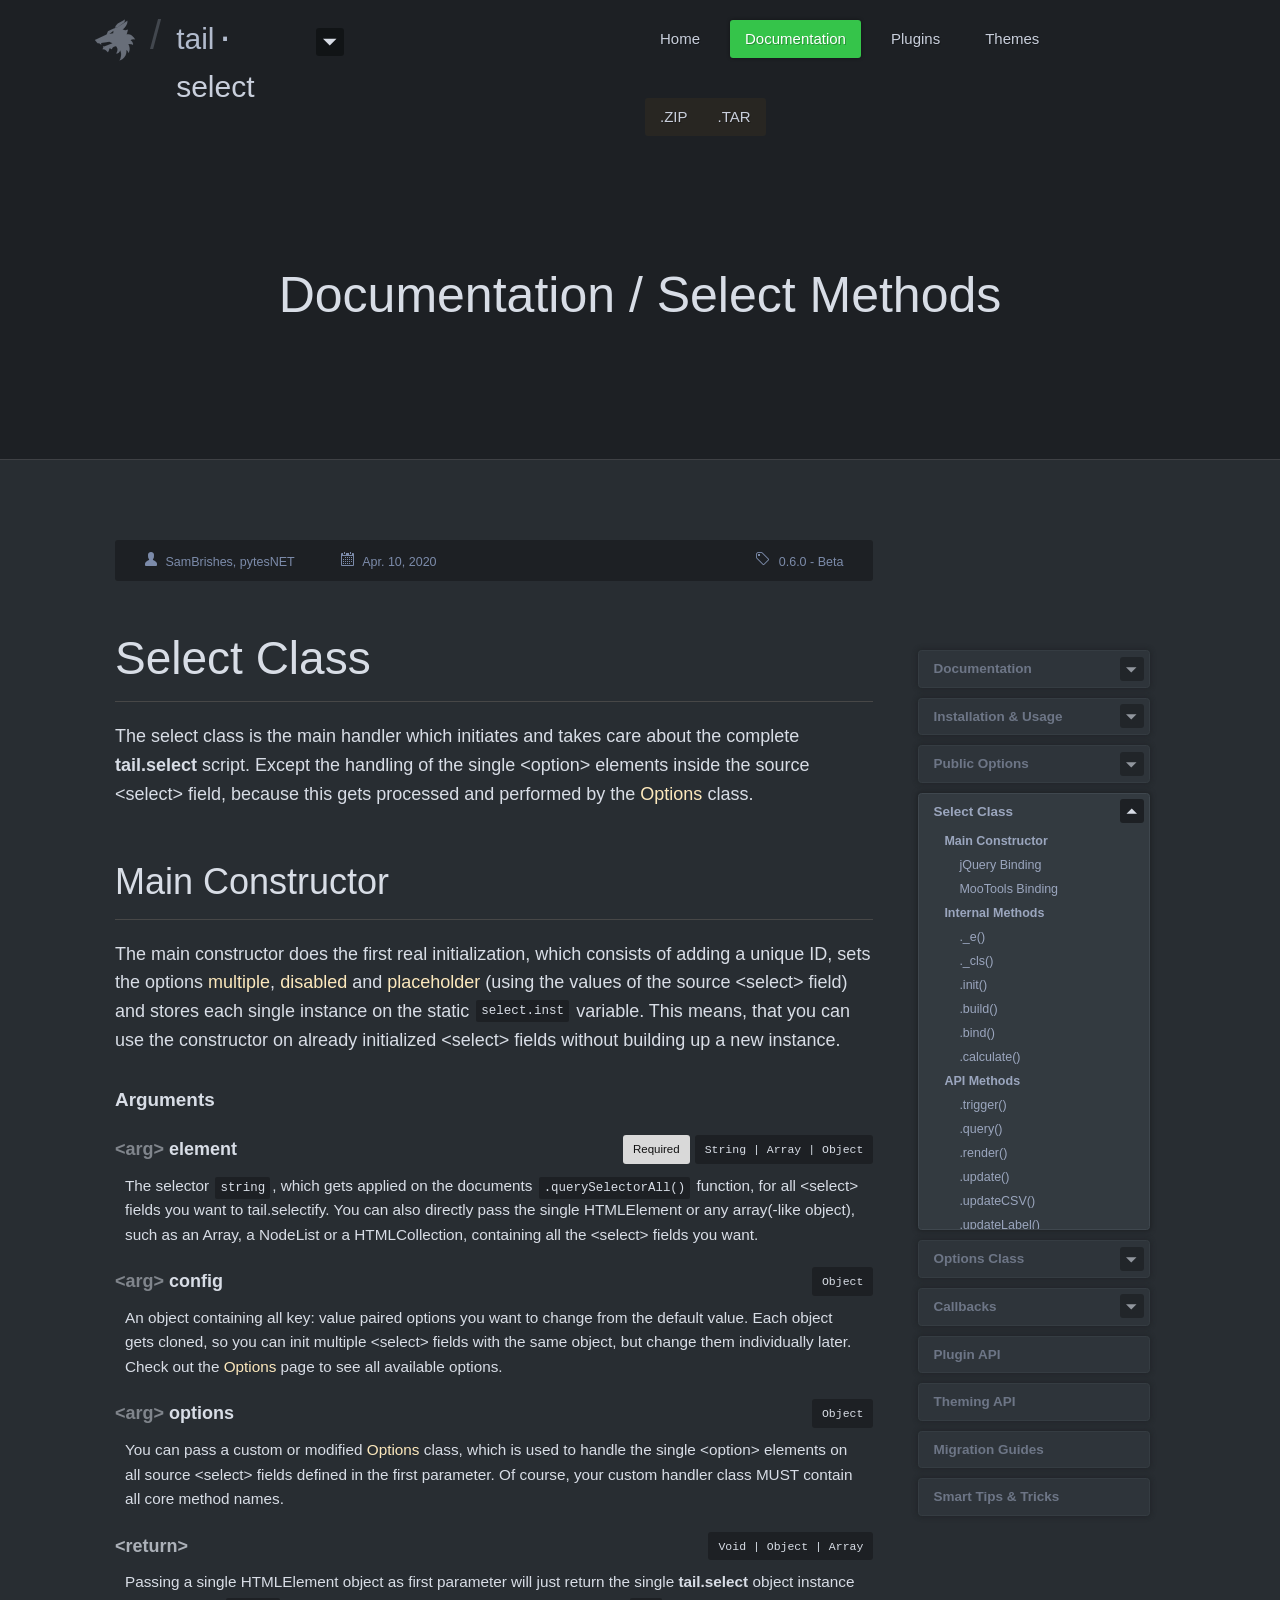
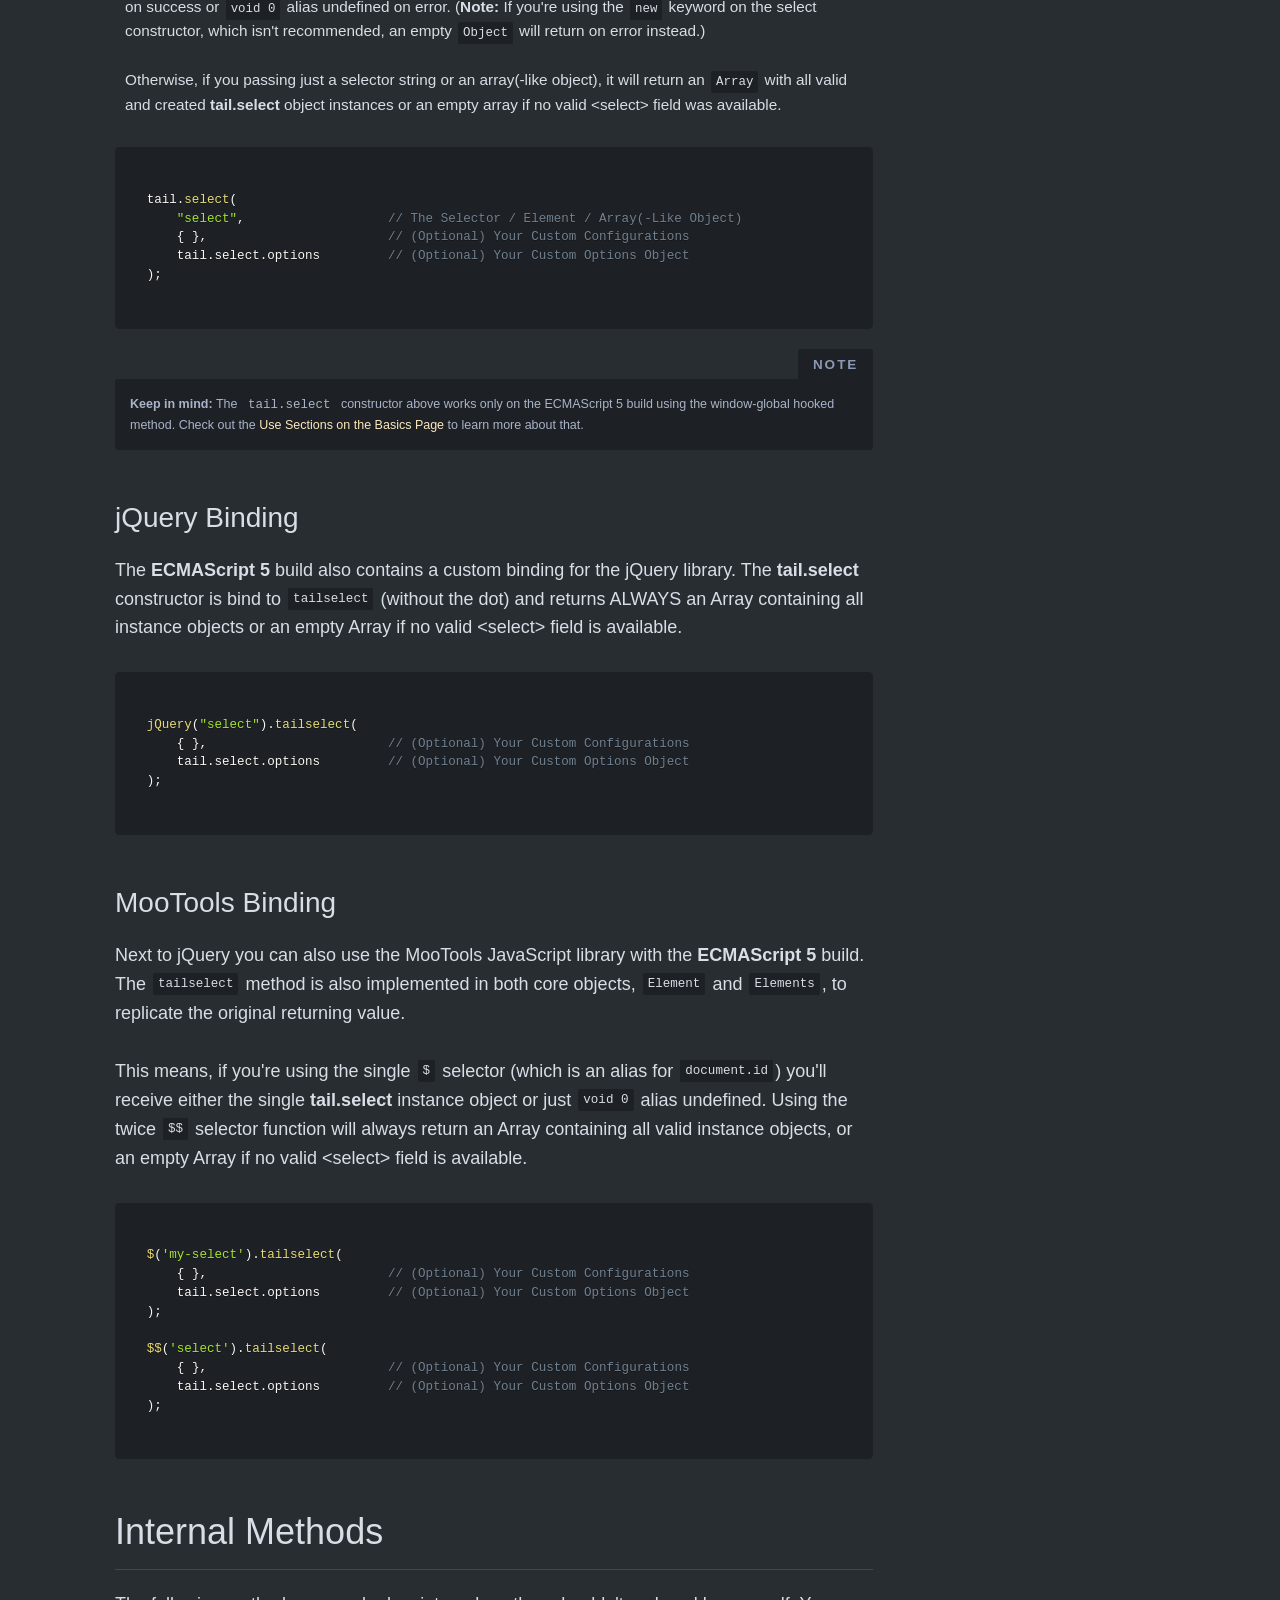
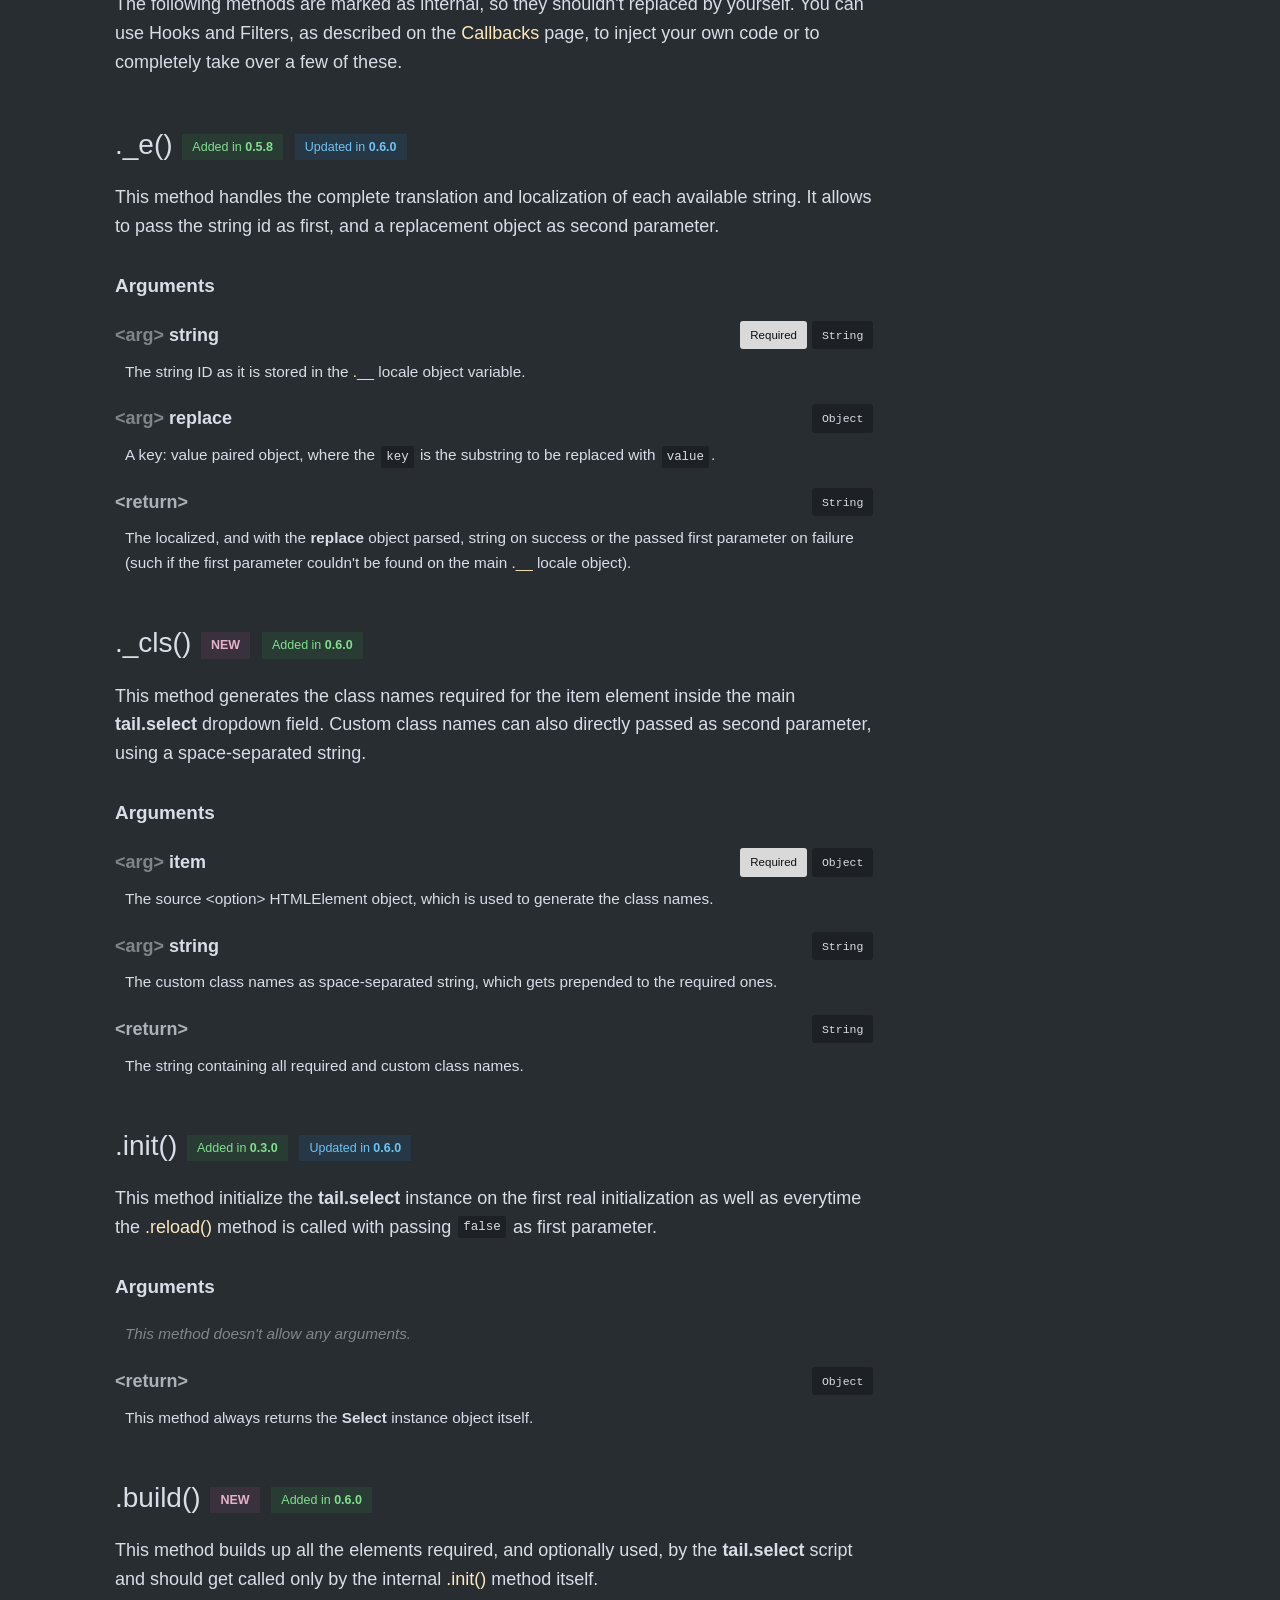
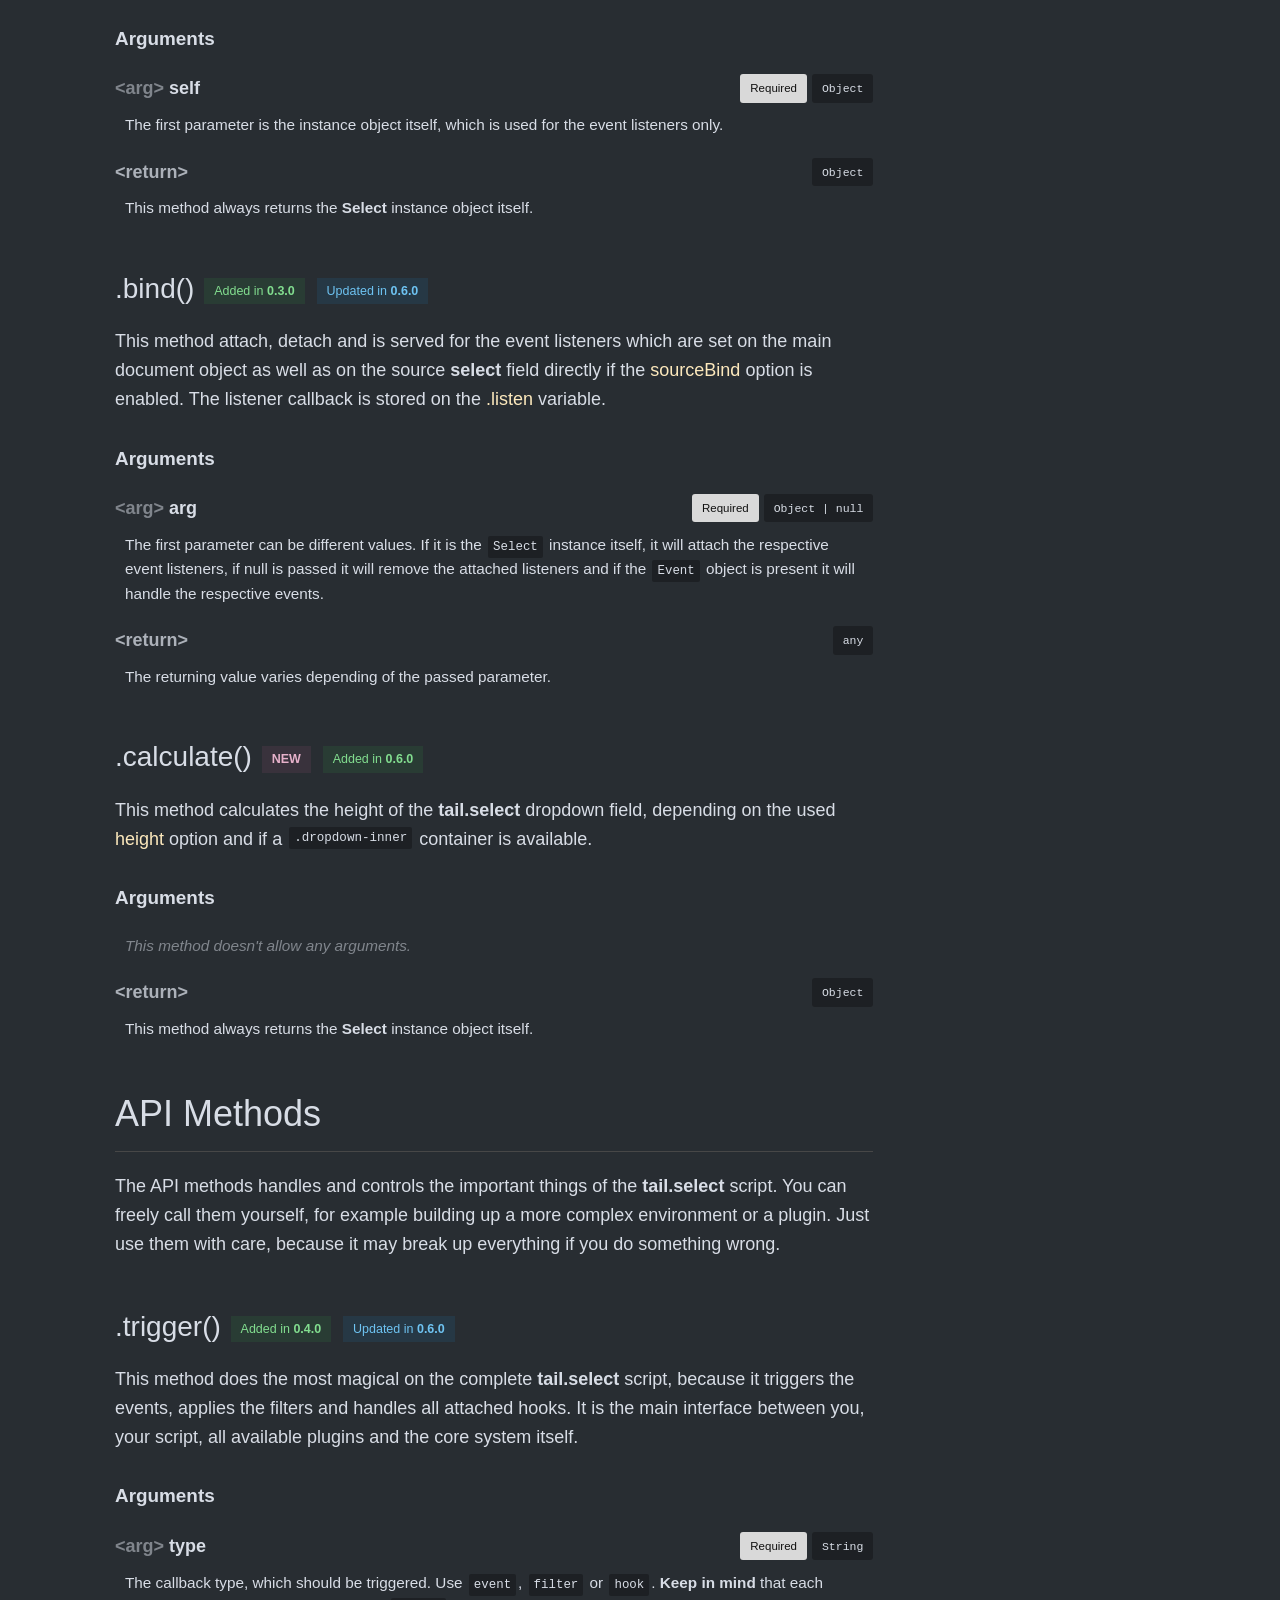
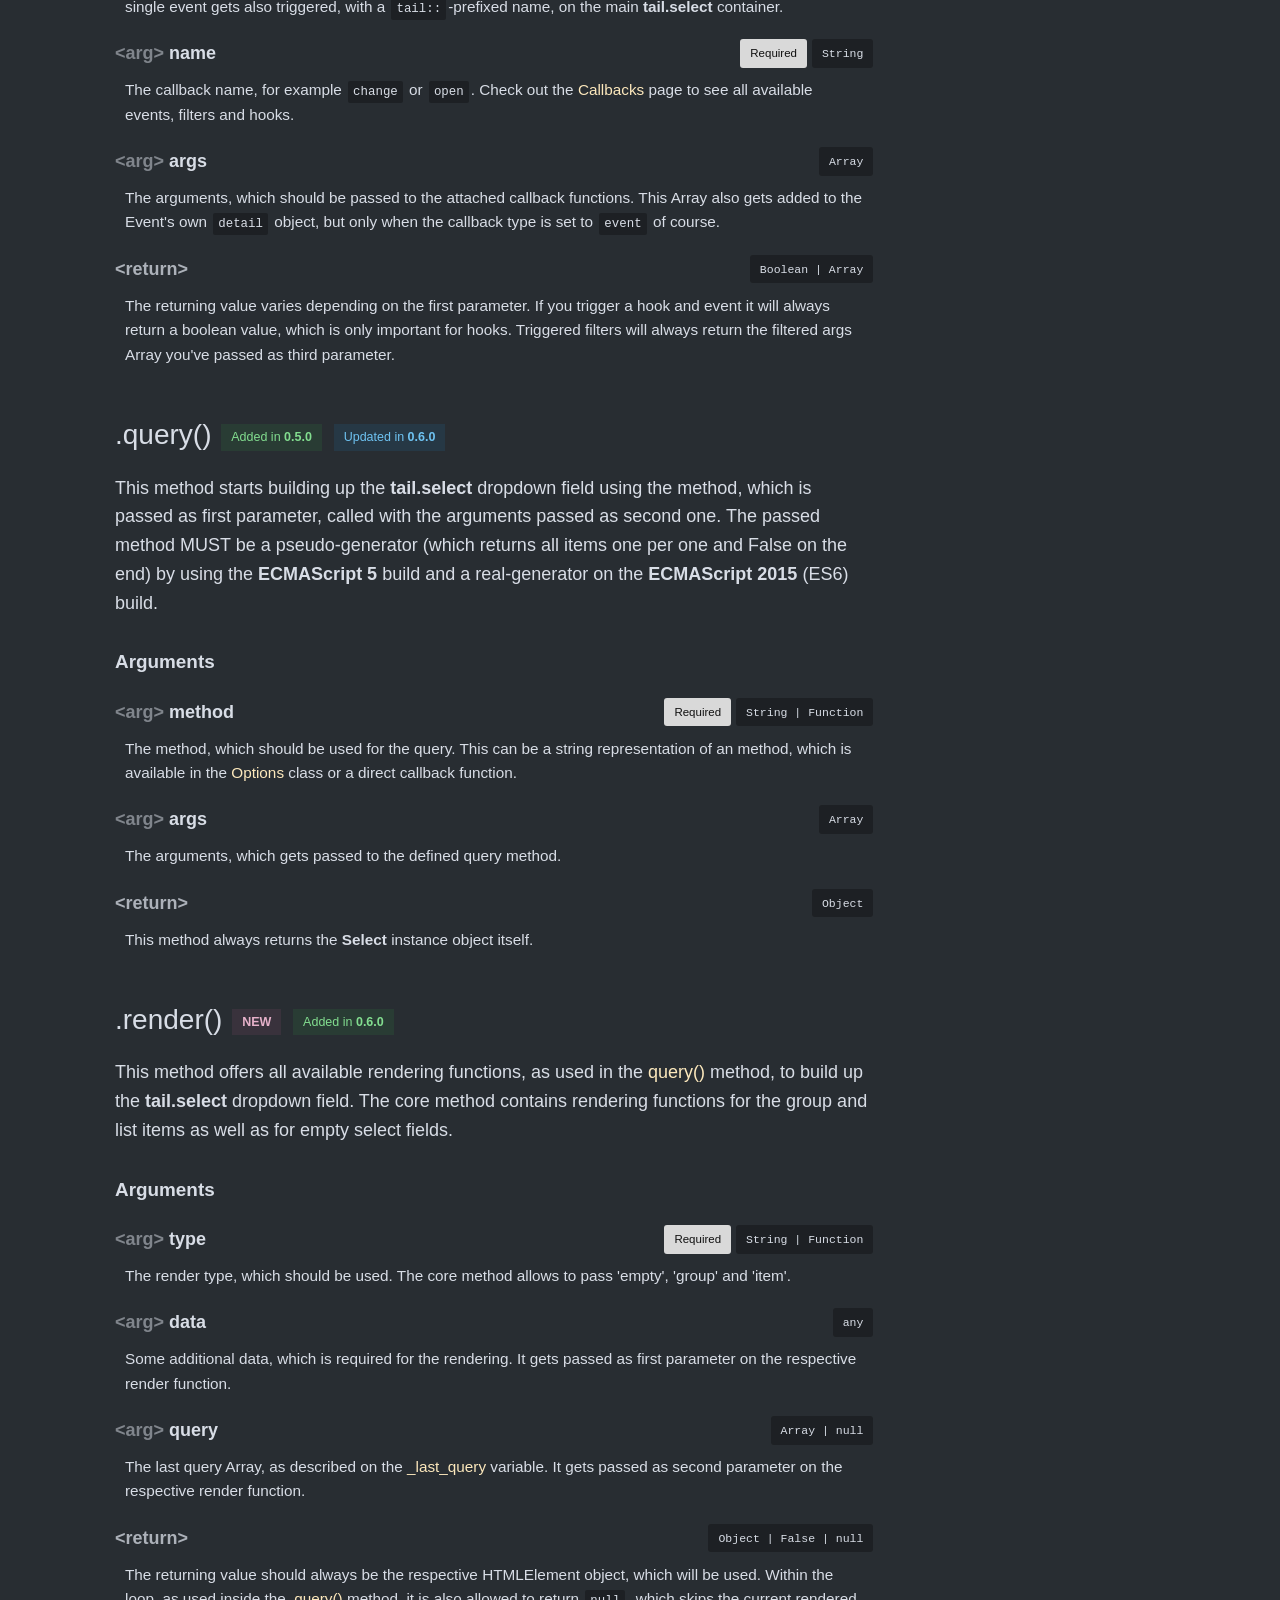
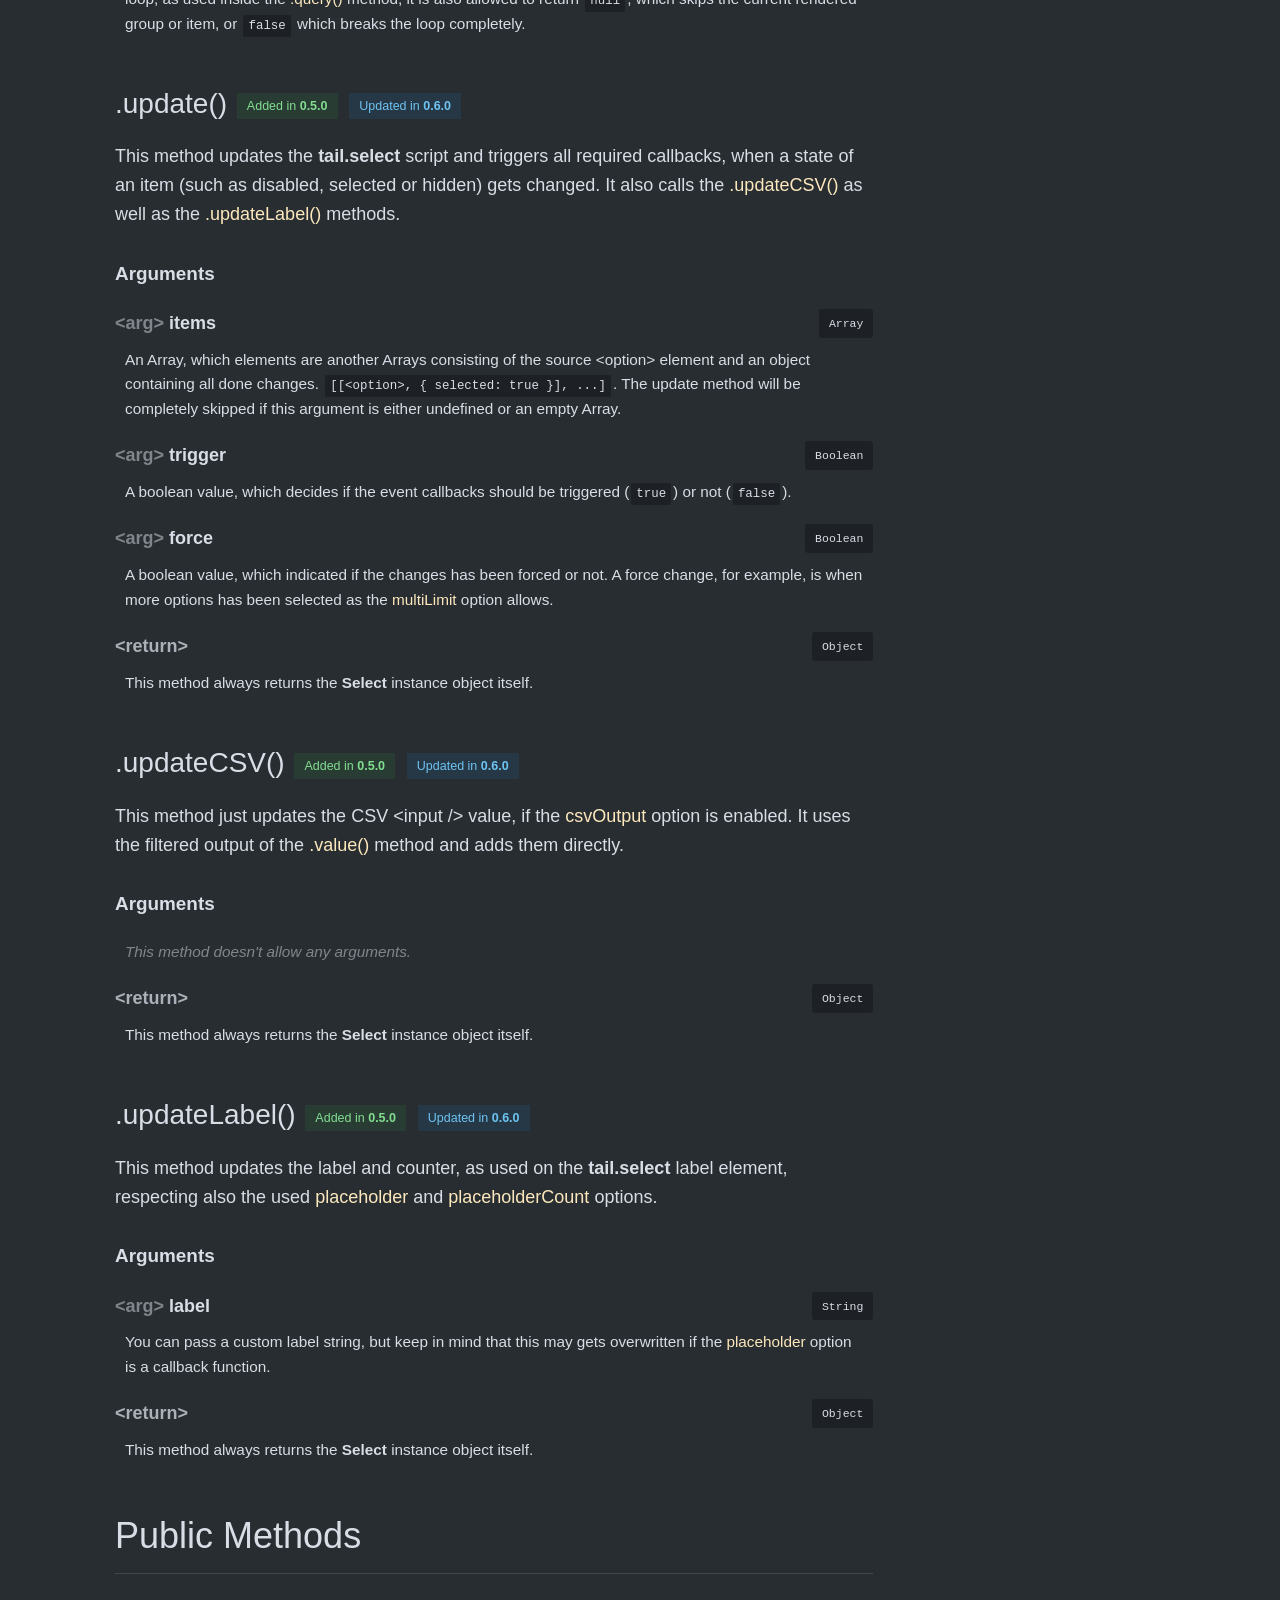
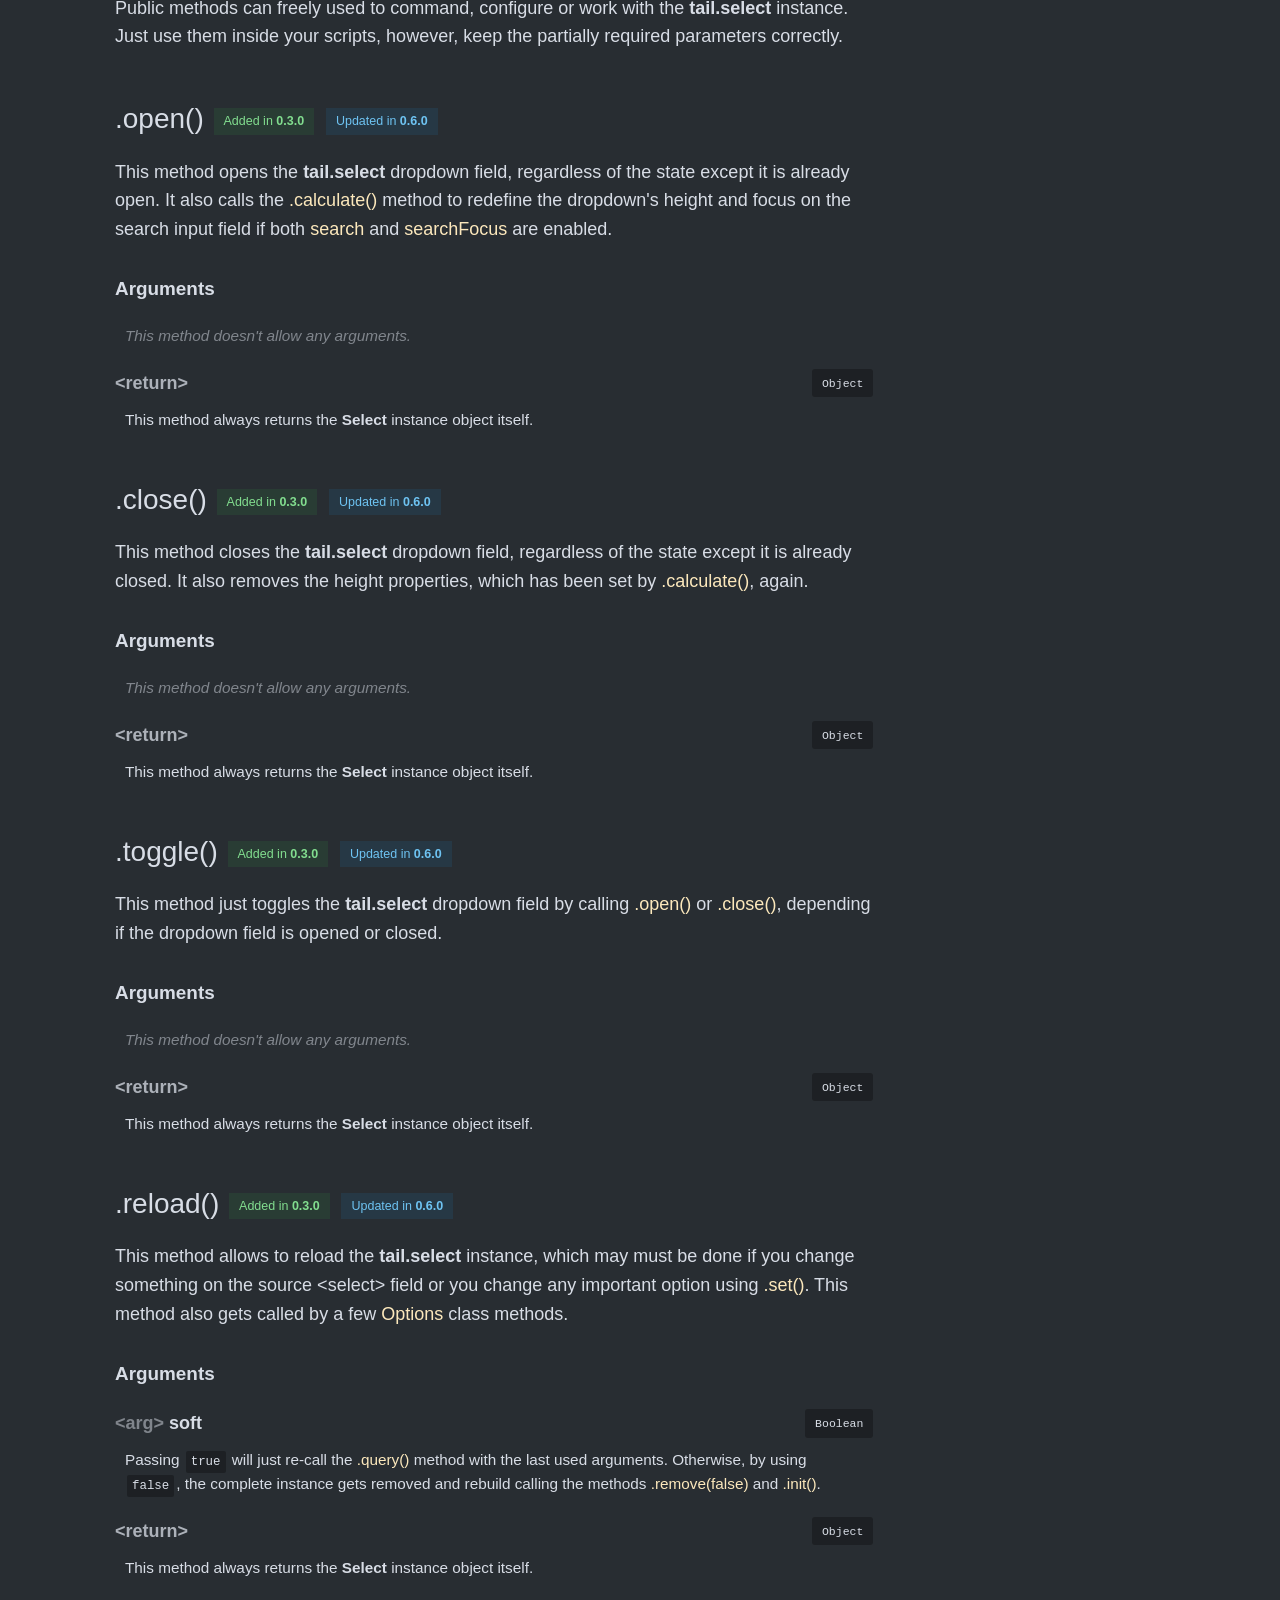
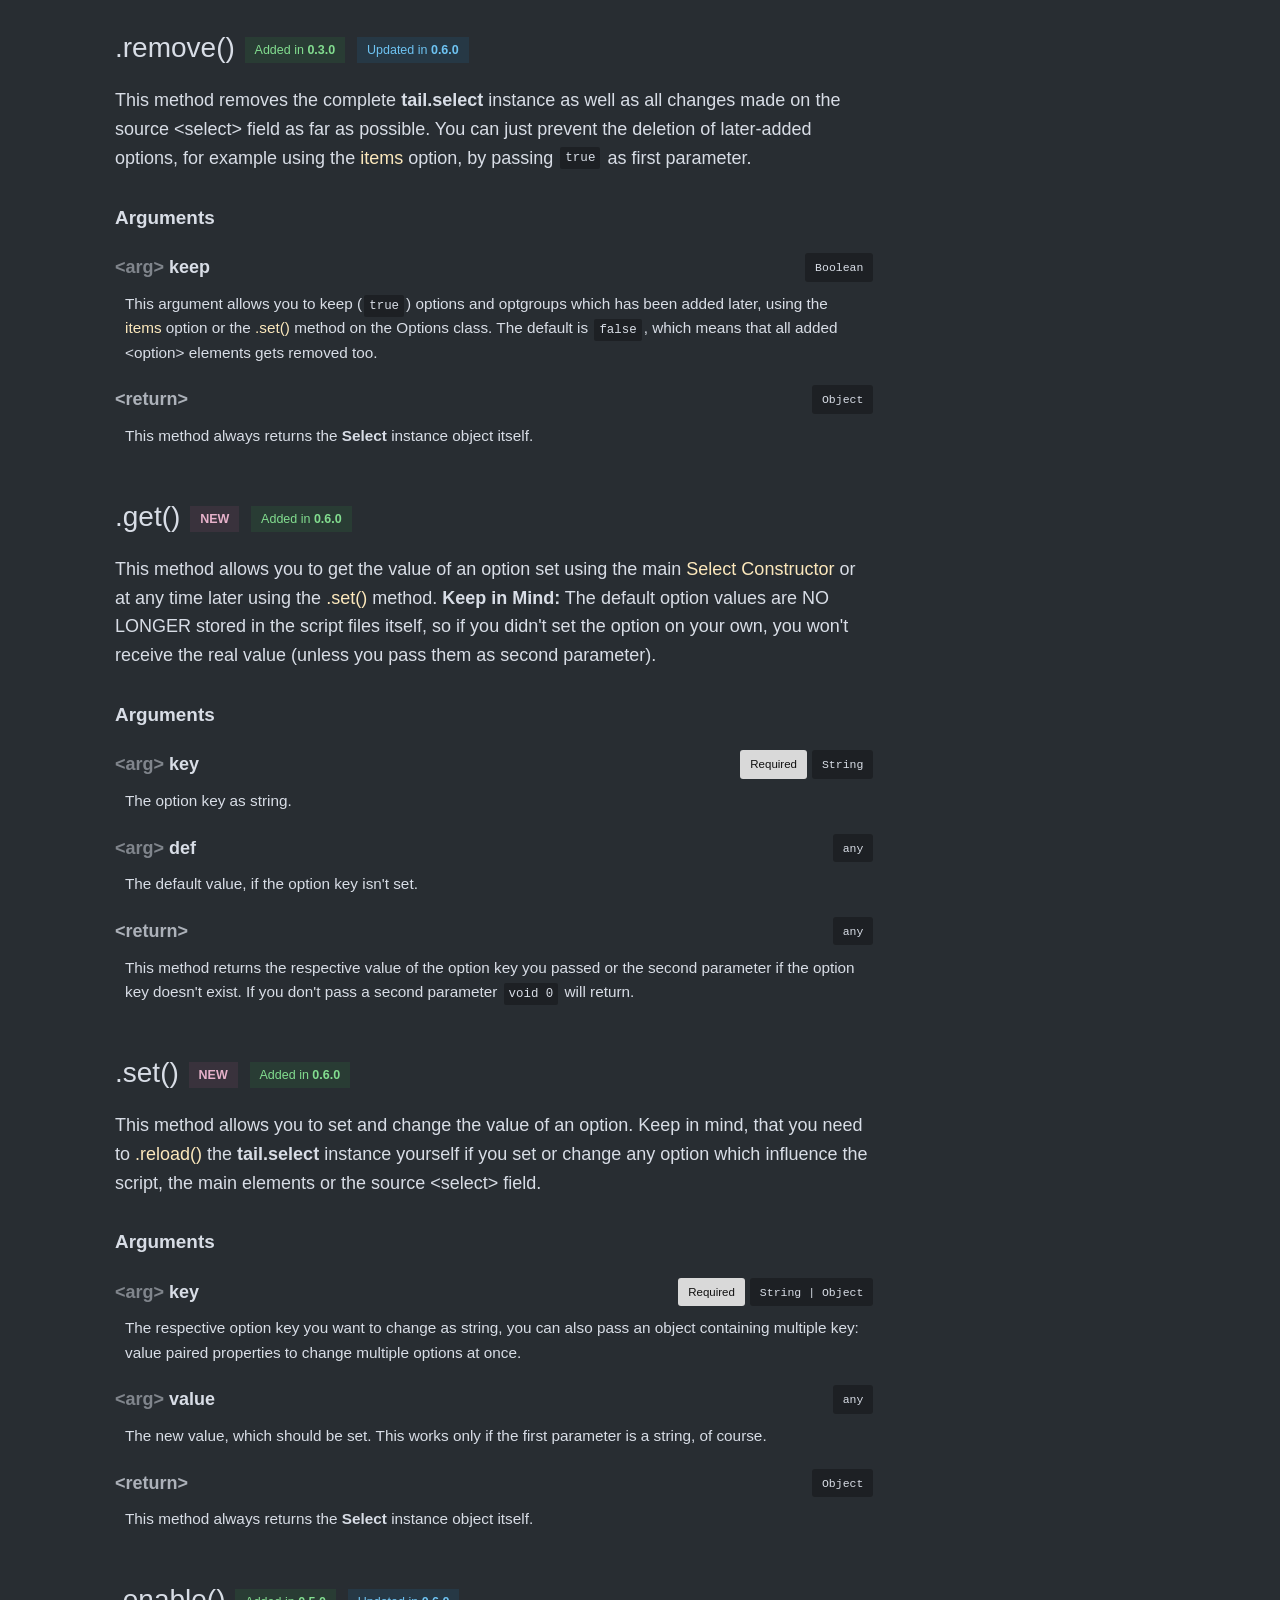
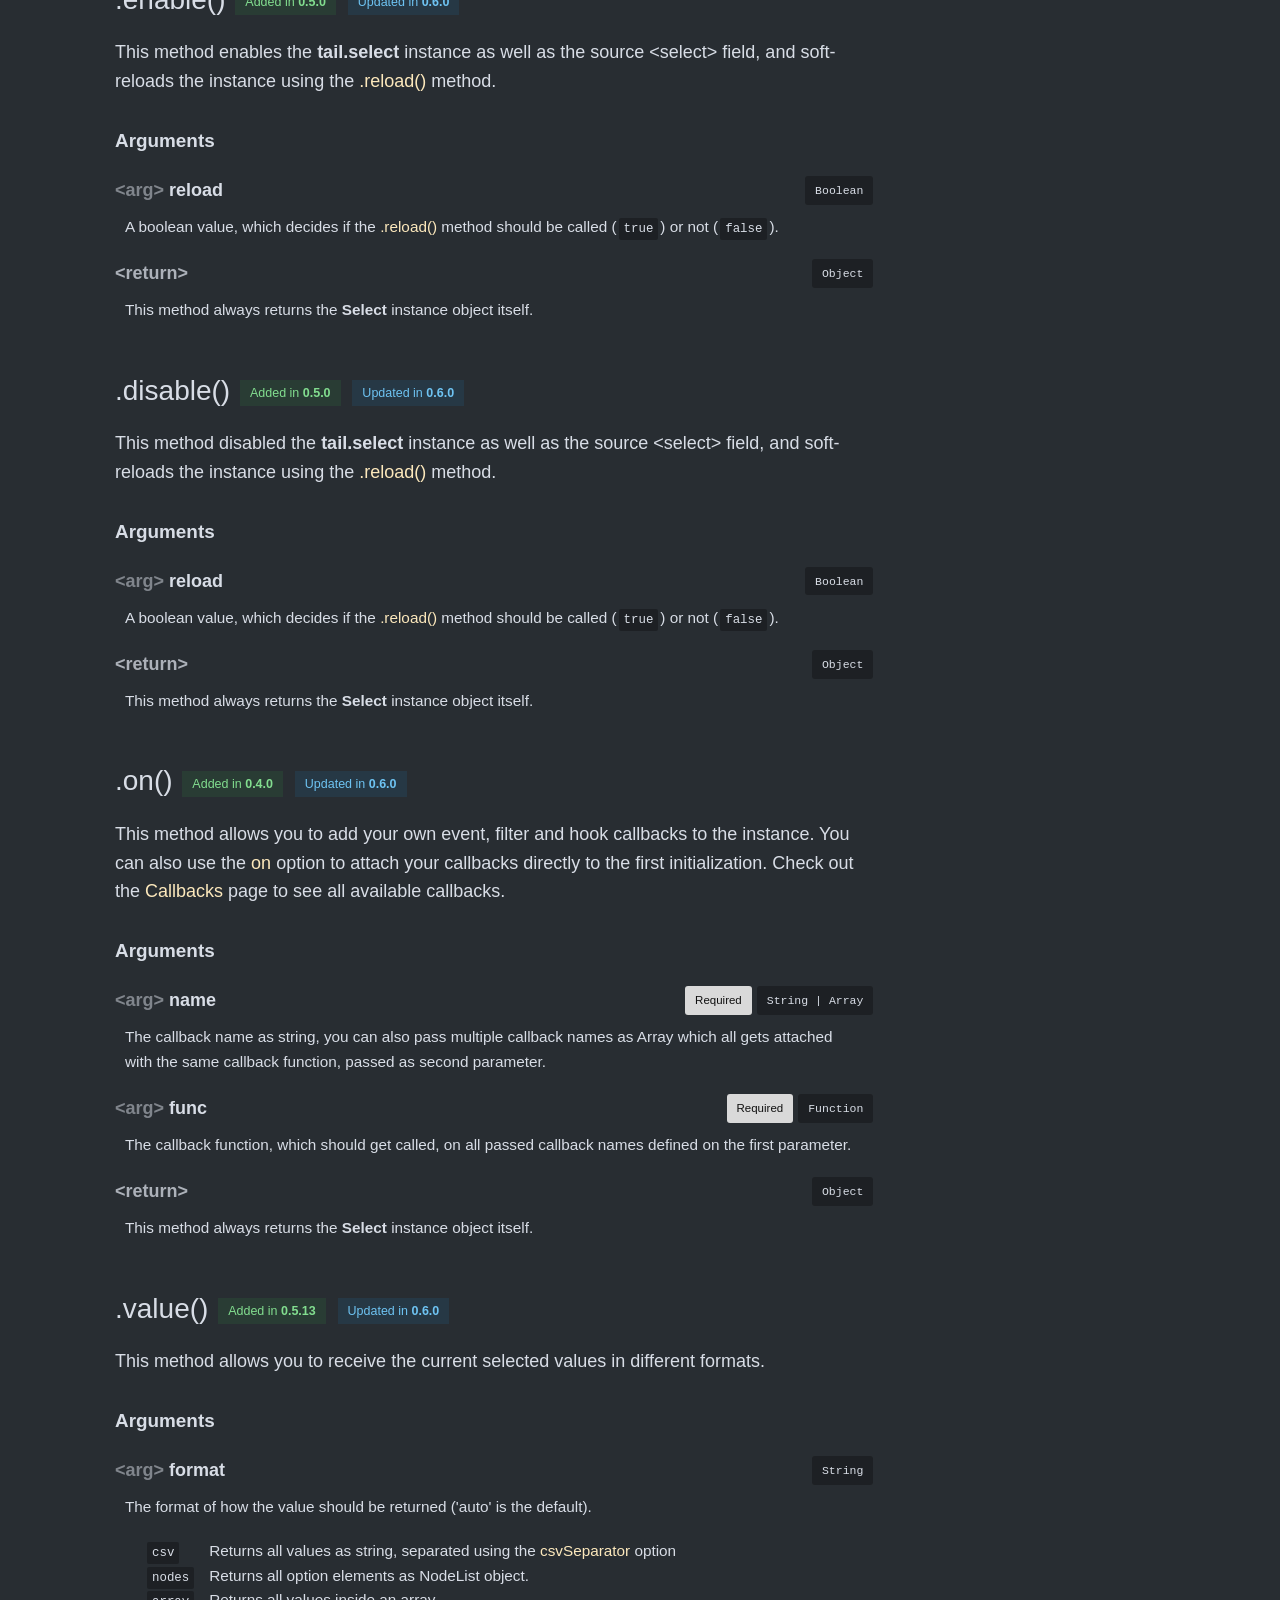
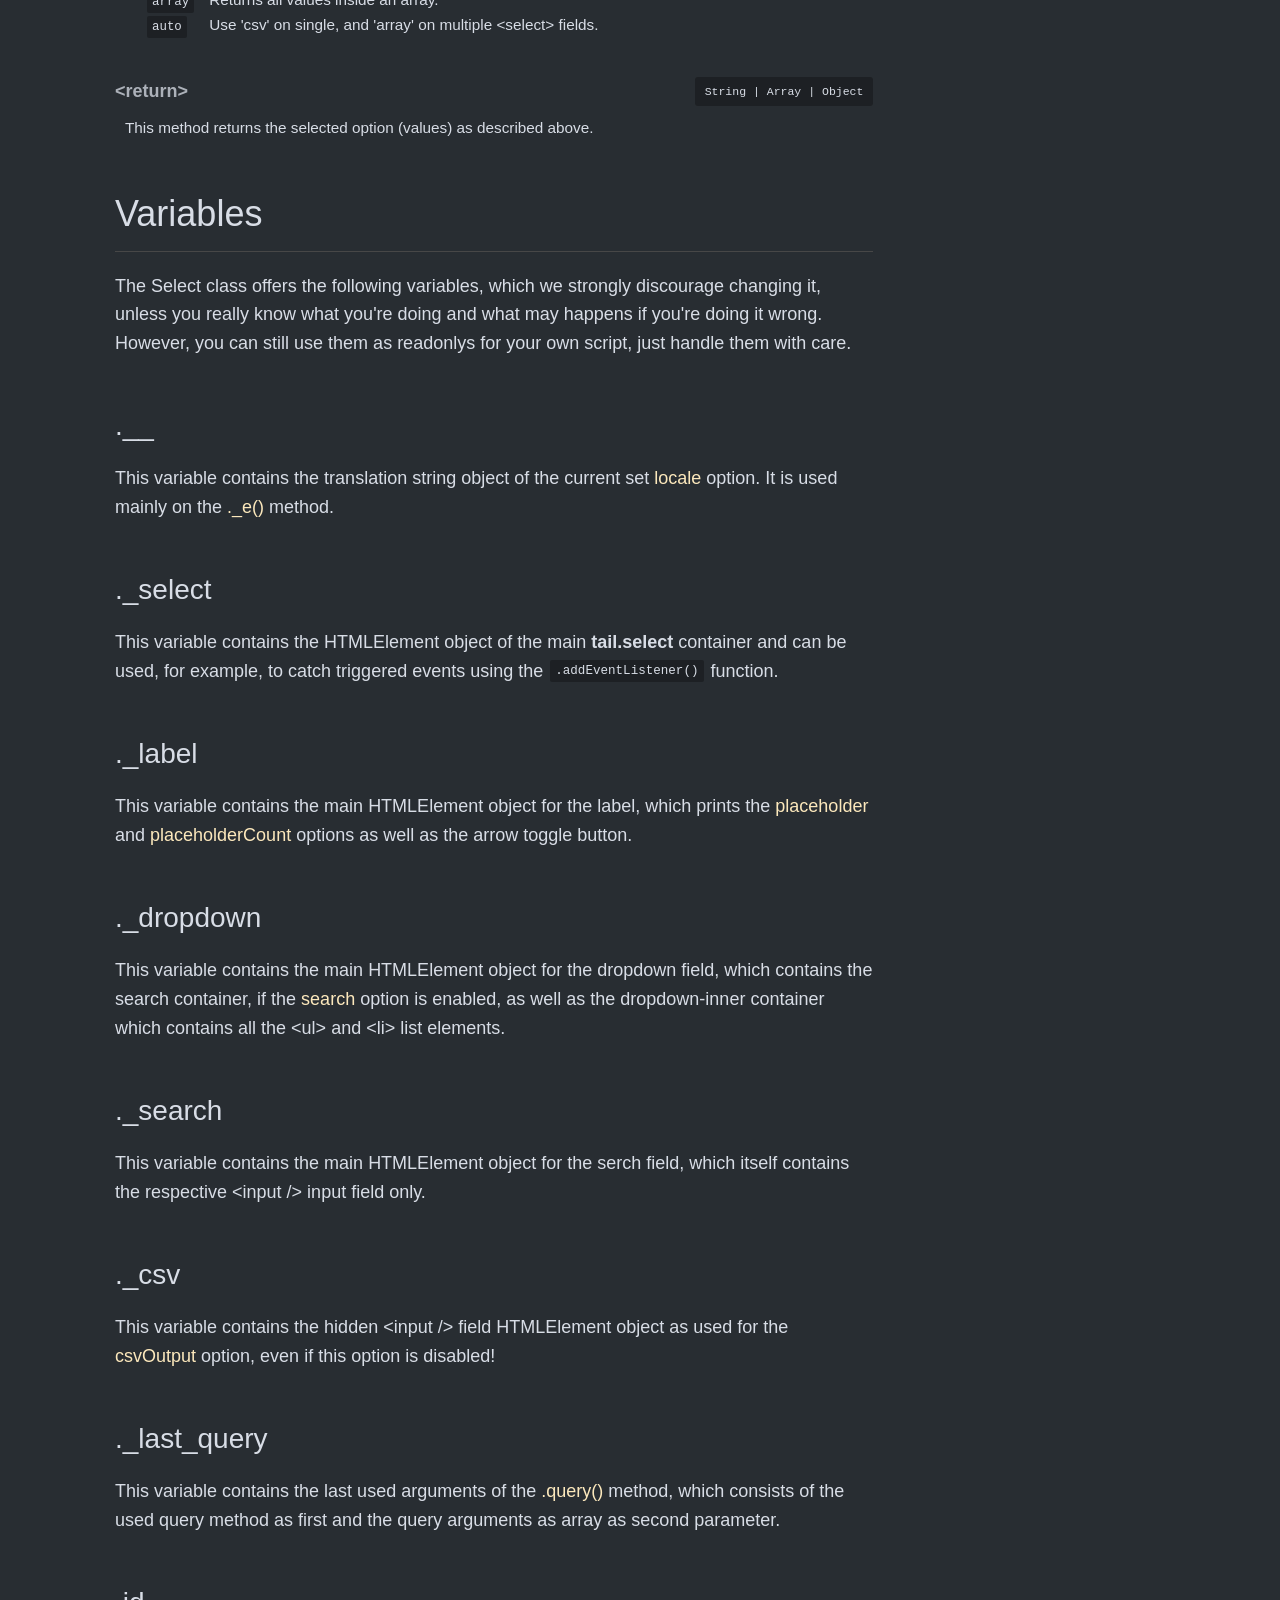
<file: docs/docs/class-select.html>
<!DOCTYPE html>
<html lang="en">
    <head>
        <meta charset="utf-8" />
        <meta http-equiv="content-language" content="en" />
        <meta http-equiv="X-UA-Compatible" content="IE=edge" />
        <meta name="robots" content="index, follow" />
        <meta name="viewport" content="width=device-width, initial-scale=1" />

        <title>tail.select / Documentation / Select Methods</title>

        <!-- Common -->
        <meta name="author" content="SamBrishes, pytesNET" />
        <meta name="publisher" content="SamBrishes, pytesNET" />
        <meta name="copyright" content="SamBrishes, pytesNET" />

        <meta name="name" content="tail.select / Documentation / Select Methods" />
        <meta name="description" content="" />
        <meta name="keywords" content="" />

        <!-- Dublin Core -->
        <meta name="DC.Language" content="en" />
        <meta name="DC.Creator" content="SamBrishes, pytesNET" />
        <meta name="DC.Publisher" content="SamBrishes, pytesNET" />
        <meta name="DC.Rights" content="SamBrishes, pytesNET" />
        <meta name="DC.Description" content="" />

        <!-- Twitter -->
        <meta name="twitter:card" content="summary" />
        <meta name="twitter:site" content="pytesNET" />
        <meta name="twitter:creator" content="pytesNET" />
        <meta name="twitter:title" content="tail.select / Documentation / Select Methods" />
        <meta name="twitter:description" content="" />

        <!-- Open Graph -->
        <meta name="og:type" content="website" />
        <meta name="og:url" content="http://pytesNET.github.io/tail.select" />
        <meta name="og:locale" content="en" />
        <meta name="og:title" content="tail.select / Documentation / Select Methods" />
        <meta name="og:site_name" content="tail.select - The vanilla JS solution to level up your HTML &lt;select&gt; fields!" />
        <meta name="og:description" content="" />

        <!-- Assets -->
        <link type="text/css" rel="stylesheet" href="../css/octmoon.min.css" />
        <link type="text/css" rel="stylesheet" href="../css/milligram.min.css" />
        <link type="text/css" rel="stylesheet" href="../css/styles.min.css" />
        <script type="text/javascript" src="../js/menuspy.min.js"></script>
        <script type="text/javascript" src="../js/prism.min.js"></script>
        <script type="text/javascript" src="../js/website.js"></script>
        <script type="text/javascript" src="../js/demo.js"></script>

        <!-- Source -->
        <link type="text/css" rel="stylesheet" href="../../dist/css/default/theme-default.css" />
        <script type="text/javascript" src="../../dist/js/tail.select.js"></script>
        <script type="text/javascript" src="../../dist/js/plugins/all.js"></script>
        <script type="text/javascript" src="../../dist/js/locales/all.js"></script>
    </head>
    <body>
        <div class="header header-static">
            <div class="container">
                <div class="row row-no-padding">
                    <div class="column column-50">
                        <div class="header-logo">
                            <a href="https://www.pytes.net" target="_blank" class="logo-developer">
                                <img src="../img/pytesnet-white.svg" title="pyteesNET Logo" />
                            </a>

                            <span class="slash">/</span>

                            <a href="https://github.pytes.net/tail.select" target="_blank" class="logo-project">
                                <span class="tail">tail</span>
                                <span class="dot">.</span>
                                <span class="name">select</span>
                            </a>

                            <div class="logo-projects">
                                <span class="icon icon-triangle-down" data-toggle="active" data-target=".project-list"></span>
                                
                                <ul class="project-list">
                                    <li class="list-item item-title">
                                        <span class="tail">other</span><span class="dot">.</span><span class="name">Projects</span>
                                    </li>
                                    <li class="list-item"><a href="">
                                        <span class="item-title">
                                            <span class="tail">tail</span><span class="dot">.</span><span class="name">DateTime</span>
                                        </span> 
                                        <span class="item-slogan">A DateTime Picker</span>
                                    </a></li>
                                    <li class="list-item"><a href="">
                                        <span class="item-title">
                                            <span class="tail">tail</span><span class="dot">.</span><span class="name">writer</span>
                                        </span> 
                                        <span class="item-slogan">A Textarea Markup</span>
                                    </a></li>
                                    <li class="list-item"><a href="">
                                        <span class="item-title">
                                            <span class="tail">tail</span><span class="dot">.</span><span class="name">sortable</span>
                                        </span> 
                                        <span class="item-slogan">A Drag'n'Drop Library</span>
                                    </a></li>
                                    <li class="list-item item-close"><span class="icon icon-x" data-toggle="active" data-target=".project-list"></span></li>
                                </ul>
                            </div>
                        </div>
                    </div>
                    <div class="column column-50 text-right">
                        <ul class="main-navi">
                            <li class="navi-item">
                                <a href="../index.html" class="item-link">Home</a>
                            </li>
                            <li class="navi-item active">
                                <a href="../docs/index.html" class="item-link">Documentation</a>
                            </li>
                            <li class="navi-item">
                                <a href="../plugins.html" class="item-link">Plugins</a>
                            </li>
                            <li class="navi-item">
                                <a href="../themes.html" class="item-link">Themes</a>
                            </li>
                            <li class="navi-item item-download">
                                <a href="https://github.com/pytesNET/tail.select/zipball/master" class="item-link">.ZIP</a>
                                <a href="https://github.com/pytesNET/tail.select/tarball/master" class="item-link">.TAR</a>
                            </li>
                        </ul>
                    </div>
                </div>
            </div>
        </div>

        <div class="content-title">
            <div class="container">
                <div class="title-inner">Documentation / Select Methods</div>
            </div>
        </div>

        <div class="content">
            <div class="container">
                <main class="content-page">
                    <header class="page-header">
                        <div class="last-author" data-tooltip="Author"><span class="icon icon-person"></span> SamBrishes, pytesNET</div>
                        <div class="last-update" data-tooltip="Last Update"><span class="icon icon-calendar"></span> Apr. 10, 2020</div>
                        <div class="last-version" data-tooltip="Package Version"><span class="icon icon-tag"></span> 0.6.0 - Beta</div>
                    </header>

                    <article class="page-content">
                        <h1>Select Class</h1>
                        <p>
                            The select class is the main handler which initiates and takes care about the complete <b>tail.select</b> script.
                            Except the handling of the single &lt;option&gt; elements inside the source &lt;select&gt; field, because this gets
                            processed and performed by the <a href="class-options.html">Options</a> class.
                        </p>
                        
                        
                        <h2 id="constructor">Main Constructor</h2>
                        <p>
                            The main constructor does the first real initialization, which consists of adding a unique ID, sets the options
                            <a href="options.html#option-multiple">multiple</a>, <a href="options.html#option-disabled">disabled</a> and
                            <a href="options.html#option-placeholder">placeholder</a> (using the values of the source &lt;select&gt; field) and
                            stores each single instance on the static <code>select.inst</code> variable. This means, that you can use the
                            constructor on already initialized &lt;select&gt; fields without building up a new instance.
                        </p>
                        
                        <p class="subtitle">Arguments</p>
                        <dl class="arguments">
                            <dt>element <span class="types"><code>String | Array | Object</code></span><span class="required">Required</span></dt>
                            <dd>
                                The selector <code>string</code>, which gets applied on the documents <code>.querySelectorAll()</code> function,
                                for all &lt;select&gt; fields you want to tail.selectify. You can also directly pass the single HTMLElement or
                                any array(-like object), such as an Array, a NodeList or a HTMLCollection, containing all the &lt;select&gt;
                                fields you want.
                            </dd>
                        
                            <dt>config <span class="types"><code>Object</code></span></dt>
                            <dd>
                                An object containing all key: value paired options you want to change from the default value. Each object gets
                                cloned, so you can init multiple &lt;select&gt; fields with the same object, but change them individually later.
                                Check out the <a href="options.html">Options</a> page to see all available options.
                            </dd>
                        
                            <dt>options <span class="types"><code>Object</code></span></dt>
                            <dd>
                                You can pass a custom or modified <a href="class-options.html">Options</a> class, which is used to handle the
                                single &lt;option&gt; elements on all source &lt;select&gt; fields defined in the first parameter. Of course,
                                your custom handler class MUST contain all core method names.
                            </dd>
                        
                            <dt class="return"><span class="types"><code>Void | Object | Array</code></span></dt>
                            <dd>
                                Passing a single HTMLElement object as first parameter will just return the single <b>tail.select</b>
                                object instance on success or <code>void 0</code> alias undefined on error. (<b>Note:</b> If you're using the
                                <code>new</code> keyword on the select constructor, which isn't recommended, an empty <code>Object</code> will
                                return on error instead.)
                                <br><br>
                                Otherwise, if you passing just a selector string or an array(-like object), it will return an <code>Array</code>
                                with all valid and created <b>tail.select</b> object instances or an empty array if no valid &lt;select&gt;
                                field was available.
                            </dd>
                        </dl>
                        
<pre class="mtop language-javascript"><code>
tail.select(
    "select",                   // The Selector / Element / Array(-Like Object)
    { },                        // (Optional) Your Custom Configurations
    tail.select.options         // (Optional) Your Custom Options Object
);
                        </code></pre>
                        
                        <p class="note">
                            <b>Keep in mind:</b> The <code>tail.select</code> constructor above works only on the ECMAScript 5 build using the
                            window-global hooked method. Check out the <a href="basics.html#use-es5">Use Sections on the Basics Page</a> to
                            learn more about that.
                        
                        </p>
                        
                        <h3 id="binding-jquery">jQuery Binding</h3>
                        <p>
                            The <b>ECMAScript 5</b> build also contains a custom binding for the jQuery library. The <b>tail.select</b>
                            constructor is bind to <code>tailselect</code> (without the dot) and returns ALWAYS an Array containing all
                            instance objects or an empty Array if no valid &lt;select&gt; field is available.
                        </p>
<pre class="language-javascript"><code>
jQuery("select").tailselect(
    { },                        // (Optional) Your Custom Configurations
    tail.select.options         // (Optional) Your Custom Options Object
);
                        </code></pre>
                        
                        
                        <h3 id="binding-mootools">MooTools Binding</h3>
                        <p>
                            Next to jQuery you can also use the MooTools JavaScript library with the <b>ECMAScript 5</b> build. The
                            <code>tailselect</code> method is also implemented in both core objects, <code>Element</code> and
                            <code>Elements</code>, to replicate the original returning value.
                        </p>
                        <p>
                            This means, if you're using the single <code>&dollar;</code> selector (which is an alias for <code>document.id</code>)
                            you'll receive either the single <b>tail.select</b> instance object or just <code>void 0</code> alias undefined.
                            Using the twice <code>&dollar;&dollar;</code> selector function will always return an Array containing all valid
                            instance objects, or an empty Array if no valid &lt;select&gt; field is available.
                        </p>
<pre class="language-javascript"><code>
&dollar;('my-select').tailselect(
    { },                        // (Optional) Your Custom Configurations
    tail.select.options         // (Optional) Your Custom Options Object
);

&dollar;&dollar;('select').tailselect(
    { },                        // (Optional) Your Custom Configurations
    tail.select.options         // (Optional) Your Custom Options Object
);
                        </code></pre>
                        
                        
                        <h2 id="methods-internal">Internal Methods</h2>
                        <p>
                            The following methods are marked as internal, so they shouldn't replaced by yourself. You can use Hooks and Filters,
                            as described on the <a href="callbacks.html">Callbacks</a> page, to inject your own code or to completely
                            take over a few of these.
                        </p>
                        
                        <h3 id="method-_e">
                            ._e()
                            <span class="version version-added">Added in <b>0.5.8</b></span>
                            <span class="version version-changed">Updated in <b>0.6.0</b></span>
                        </h3>
                        <p>
                            This method handles the complete translation and localization of each available string. It allows to pass the
                            string id as first, and a replacement object as second parameter.
                        </p>
                        
                        <p class="subtitle">Arguments</p>
                        <dl class="arguments">
                            <dt>string <span class="types"><code>String</code></span><span class="required">Required</span></dt>
                            <dd>The string ID as it is stored in the <a href="#variable-__">.__</a> locale object variable.</dd>
                        
                            <dt>replace <span class="types"><code>Object</code></span></dt>
                            <dd>A key: value paired object, where the <code>key</code> is the substring to be replaced with <code>value</code>.</dd>
                        
                            <dt class="return"><span class="types"><code>String</code></span></dt>
                            <dd>
                                The localized, and with the <b>replace</b> object parsed, string on success or the passed first parameter on
                                failure (such if the first parameter couldn't be found on the main <a href="#variable-__">.__</a> locale object).
                            </dd>
                        </dl>
                        
                        
                        <h3 id="method-_cls">
                            ._cls()
                            <span class="version version-new">New</span>
                            <span class="version version-added">Added in <b>0.6.0</b></span>
                        </h3>
                        <p>
                            This method generates the class names required for the item element inside the main <b>tail.select</b> dropdown
                            field. Custom class names can also directly passed as second parameter, using a space-separated string.
                        </p>
                        
                        <p class="subtitle">Arguments</p>
                        <dl class="arguments">
                            <dt>item <span class="types"><code>Object</code></span><span class="required">Required</span></dt>
                            <dd>The source &lt;option&gt; HTMLElement object, which is used to generate the class names.</dd>
                        
                            <dt>string <span class="types"><code>String</code></span></dt>
                            <dd>The custom class names as space-separated string, which gets prepended to the required ones.</dd>
                        
                            <dt class="return"><span class="types"><code>String</code></span></dt>
                            <dd>
                                The string containing all required and custom class names.
                            </dd>
                        </dl>
                        
                        
                        <h3 id="method-init">
                            .init()
                            <span class="version version-added">Added in <b>0.3.0</b></span>
                            <span class="version version-changed">Updated in <b>0.6.0</b></span>
                        </h3>
                        <p>
                            This method initialize the <b>tail.select</b> instance on the first real initialization as well as everytime the
                            <a href="method-reload">.reload()</a> method is called with passing <code>false</code> as first parameter.
                        </p>
                        
                        <p class="subtitle">Arguments</p>
                        <dl class="arguments">
                            <dt style="display:none;"></dt><dd><i>This method doesn't allow any arguments.</i></dd>
                        
                            <dt class="return"><span class="types"><code>Object</code></span></dt>
                            <dd>This method always returns the <b>Select</b> instance object itself.</dd>
                        </dl>
                        
                        
                        <h3 id="method-build">
                            .build()
                            <span class="version version-new">New</span>
                            <span class="version version-added">Added in <b>0.6.0</b></span>
                        </h3>
                        <p>
                            This method builds up all the elements required, and optionally used, by the <b>tail.select</b> script and should
                            get called only by the internal <a href="method-init">.init()</a> method itself.
                        </p>
                        
                        <p class="subtitle">Arguments</p>
                        <dl class="arguments">
                            <dt>self <span class="types"><code>Object</code></span><span class="required">Required</span></dt>
                            <dd>The first parameter is the instance object itself, which is used for the event listeners only.</dd>
                        
                            <dt class="return"><span class="types"><code>Object</code></span></dt>
                            <dd>This method always returns the <b>Select</b> instance object itself.</dd>
                        </dl>
                        
                        
                        <h3 id="method-bind">
                            .bind()
                            <span class="version version-added">Added in <b>0.3.0</b></span>
                            <span class="version version-changed">Updated in <b>0.6.0</b></span>
                        </h3>
                        <p>
                            This method attach, detach and is served for the event listeners which are set on the main document object as well
                            as on the source <b>select</b> field directly if the <a href="options.html#option-sourcebind">sourceBind</a>
                            option is enabled. The listener callback is stored on the <a href="#variable-listen">.listen</a> variable.
                        </p>
                        
                        <p class="subtitle">Arguments</p>
                        <dl class="arguments">
                            <dt>arg <span class="types"><code>Object | null</code></span><span class="required">Required</span></dt>
                            <dd>
                                The first parameter can be different values. If it is the <code>Select</code> instance itself, it will attach
                                the respective event listeners, if null is passed it will remove the attached listeners and if the
                                <code>Event</code> object is present it will handle the respective events.
                            </dd>
                        
                            <dt class="return"><span class="types"><code>any</code></span></dt>
                            <dd>
                                The returning value varies depending of the passed parameter.
                            </dd>
                        </dl>
                        
                        
                        <h3 id="method-calculate">
                            .calculate()
                            <span class="version version-new">New</span>
                            <span class="version version-added">Added in <b>0.6.0</b></span>
                        </h3>
                        <p>
                            This method calculates the height of the <b>tail.select</b> dropdown field, depending on the used
                            <a href="options.html#option-height">height</a> option and if a <code>.dropdown-inner</code> container is available.
                        </p>
                        
                        <p class="subtitle">Arguments</p>
                        <dl class="arguments">
                            <dt style="display:none;"></dt><dd><i>This method doesn't allow any arguments.</i></dd>
                        
                            <dt class="return"><span class="types"><code>Object</code></span></dt>
                            <dd>This method always returns the <b>Select</b> instance object itself.</dd>
                        </dl>
                        
                        
                        <h2 id="methods-api">API Methods</h2>
                        <p>
                            The API methods handles and controls the important things of the <b>tail.select</b> script. You can freely call them
                            yourself, for example building up a more complex environment or a plugin. Just use them with care, because it may
                            break up everything if you do something wrong.
                        </p>
                        
                        
                        <h3 id="method-trigger">
                            .trigger()
                            <span class="version version-added">Added in <b>0.4.0</b></span>
                            <span class="version version-changed">Updated in <b>0.6.0</b></span>
                        </h3>
                        <p>
                            This method does the most magical on the complete <b>tail.select</b> script, because it triggers the events, applies
                            the filters and handles all attached hooks. It is the main interface between you, your script, all available
                            plugins and the core system itself.
                        </p>
                        
                        <p class="subtitle">Arguments</p>
                        <dl class="arguments">
                            <dt>type <span class="types"><code>String</code></span><span class="required">Required</span></dt>
                            <dd>
                                The callback type, which should be triggered. Use <code>event</code>, <code>filter</code> or <code>hook</code>.
                                <b>Keep in mind</b> that each single event gets also triggered, with a <code>tail::</code>-prefixed name, on the
                                main <b>tail.select</b> container.
                            </dd>
                        
                            <dt>name <span class="types"><code>String</code></span><span class="required">Required</span></dt>
                            <dd>
                                The callback name, for example <code>change</code> or <code>open</code>. Check out the <a href="callbacks.html">Callbacks</a>
                                page to see all available events, filters and hooks.
                            </dd>
                        
                            <dt>args <span class="types"><code>Array</code></span></dt>
                            <dd>
                                The arguments, which should be passed to the attached callback functions. This Array also gets added to the
                                Event's own <code>detail</code> object, but only when the callback type is set to <code>event</code> of course.
                            </dd>
                        
                            <dt class="return"><span class="types"><code>Boolean | Array</code></span></dt>
                            <dd>
                                The returning value varies depending on the first parameter. If you trigger a hook and event it will always
                                return a boolean value, which is only important for hooks. Triggered filters will always return the filtered
                                args Array you've passed as third parameter.
                            </dd>
                        </dl>
                        
                        
                        <h3 id="method-query">
                            .query()
                            <span class="version version-added">Added in <b>0.5.0</b></span>
                            <span class="version version-changed">Updated in <b>0.6.0</b></span>
                        </h3>
                        <p>
                            This method starts building up the <b>tail.select</b> dropdown field using the method, which is passed as first
                            parameter, called with the arguments passed as second one. The passed method MUST be a pseudo-generator (which
                            returns all items one per one and False on the end) by using the <b>ECMAScript 5</b> build and a real-generator
                            on the <b>ECMAScript 2015</b> (ES6) build.
                        </p>
                        
                        <p class="subtitle">Arguments</p>
                        <dl class="arguments">
                            <dt>method <span class="types"><code>String | Function</code></span><span class="required">Required</span></dt>
                            <dd>
                                The method, which should be used for the query. This can be a string representation of an method, which is
                                available in the <a href="class-options.html">Options</a> class or a direct callback function.
                            </dd>
                        
                            <dt>args <span class="types"><code>Array</code></span></dt>
                            <dd>
                                The arguments, which gets passed to the defined query method.
                            </dd>
                        
                            <dt class="return"><span class="types"><code>Object</code></span></dt>
                            <dd>This method always returns the <b>Select</b> instance object itself.</dd>
                        </dl>
                        
                        
                        <h3 id="method-render">
                            .render()
                            <span class="version version-new">New</span>
                            <span class="version version-added">Added in <b>0.6.0</b></span>
                        </h3>
                        <p>
                            This method offers all available rendering functions, as used in the <a href="#method-query">query()</a> method, to
                            build up the <b>tail.select</b> dropdown field. The core method contains rendering functions for the group and list
                            items as well as for empty select fields.
                        </p>
                        
                        <p class="subtitle">Arguments</p>
                        <dl class="arguments">
                            <dt>type <span class="types"><code>String | Function</code></span><span class="required">Required</span></dt>
                            <dd>
                                The render type, which should be used. The core method allows to pass 'empty', 'group' and 'item'.
                            </dd>
                        
                            <dt>data <span class="types"><code>any</code></span></dt>
                            <dd>
                                Some additional data, which is required for the rendering. It gets passed as first parameter on the respective
                                render function.
                            </dd>
                        
                            <dt>query <span class="types"><code>Array | null</code></span></dt>
                            <dd>
                                The last query Array, as described on the <a href="#variable-_last_query">_last_query</a> variable. It gets
                                passed as second parameter on the respective render function.
                            </dd>
                        
                            <dt class="return"><span class="types"><code>Object | False | null</code></span></dt>
                            <dd>
                                The returning value should always be the respective HTMLElement object, which will be used. Within the loop,
                                as used inside the <a href="#method-query">.query()</a> method, it is also allowed to return <code>null</code>,
                                which skips the current rendered group or item, or <code>false</code> which breaks the loop completely.
                            </dd>
                        </dl>
                        
                        
                        <h3 id="method-update">
                            .update()
                            <span class="version version-added">Added in <b>0.5.0</b></span>
                            <span class="version version-changed">Updated in <b>0.6.0</b></span>
                        </h3>
                        <p>
                            This method updates the <b>tail.select</b> script and triggers all required callbacks, when a state of an item
                            (such as disabled, selected or hidden) gets changed. It also calls the <a href="#method-updatecsv">.updateCSV()</a>
                            as well as the <a href="#method-updatelabel">.updateLabel()</a> methods.
                        </p>
                        
                        <p class="subtitle">Arguments</p>
                        <dl class="arguments">
                            <dt>items <span class="types"><code>Array</code></span></dt>
                            <dd>
                                An Array, which elements are another Arrays consisting of the source &lt;option&gt; element and an object
                                containing all done changes. <code>[[&lt;option&gt;, { selected: true }], ...]</code>. The update method will
                                be completely skipped if this argument is either undefined or an empty Array.
                            </dd>
                        
                            <dt>trigger <span class="types"><code>Boolean</code></span></dt>
                            <dd>
                                A boolean value, which decides if the event callbacks should be triggered (<code>true</code>) or not
                                (<code>false</code>).
                            </dd>
                        
                            <dt>force <span class="types"><code>Boolean</code></span></dt>
                            <dd>
                                A boolean value, which indicated if the changes has been forced or not. A force change, for example, is when
                                more options has been selected as the <a href="options.html#option-multilimit">multiLimit</a> option allows.
                            </dd>
                        
                            <dt class="return"><span class="types"><code>Object</code></span></dt>
                            <dd>This method always returns the <b>Select</b> instance object itself.</dd>
                        </dl>
                        
                        
                        <h3 id="method-updatecsv">
                            .updateCSV()
                            <span class="version version-added">Added in <b>0.5.0</b></span>
                            <span class="version version-changed">Updated in <b>0.6.0</b></span>
                        </h3>
                        <p>
                            This method just updates the CSV &lt;input /&gt; value, if the <a href="options.html#option-csv">csvOutput</a>
                            option is enabled. It uses the filtered output of the <a href="#method-value">.value()</a> method and adds them
                            directly.
                        </p>
                        
                        <p class="subtitle">Arguments</p>
                        <dl class="arguments">
                            <dt style="display:none;"></dt><dd><i>This method doesn't allow any arguments.</i></dd>
                        
                            <dt class="return"><span class="types"><code>Object</code></span></dt>
                            <dd>This method always returns the <b>Select</b> instance object itself.</dd>
                        </dl>
                        
                        
                        <h3 id="method-updatelabel">
                            .updateLabel()
                            <span class="version version-added">Added in <b>0.5.0</b></span>
                            <span class="version version-changed">Updated in <b>0.6.0</b></span>
                        </h3>
                        <p>
                            This method updates the label and counter, as used on the <b>tail.select</b> label element, respecting also the
                            used <a href="options.html#option-placeholder">placeholder</a> and <a href="options.html#option-placeholdercount">placeholderCount</a>
                            options.
                        </p>
                        
                        <p class="subtitle">Arguments</p>
                        <dl class="arguments">
                            <dt>label <span class="types"><code>String</code></span></dt>
                            <dd>
                                You can pass a custom label string, but keep in mind that this may gets overwritten if the
                                <a href="options.html#option-placeholder">placeholder</a> option is a callback function.
                            </dd>
                        
                            <dt class="return"><span class="types"><code>Object</code></span></dt>
                            <dd>This method always returns the <b>Select</b> instance object itself.</dd>
                        </dl>
                        
                        
                        <h2 id="methods-public">Public Methods</h2>
                        <p>
                            Public methods can freely used to command, configure or work with the <b>tail.select</b> instance. Just use them
                            inside your scripts, however, keep the partially required parameters correctly.
                        </p>
                        
                        <h3 id="method-open">
                            .open()
                            <span class="version version-added">Added in <b>0.3.0</b></span>
                            <span class="version version-changed">Updated in <b>0.6.0</b></span>
                        </h3>
                        <p>
                            This method opens the <b>tail.select</b> dropdown field, regardless of the state except it is already open. It also
                            calls the <a href="#method-calculate">.calculate()</a> method to redefine the dropdown's height and focus on the
                            search input field if both <a href="options.html#search">search</a> and <a href="options.html#option-searchfocus">searchFocus</a>
                            are enabled.
                        </p>
                        
                        <p class="subtitle">Arguments</p>
                        <dl class="arguments">
                            <dt style="display:none;"></dt><dd><i>This method doesn't allow any arguments.</i></dd>
                        
                            <dt class="return"><span class="types"><code>Object</code></span></dt>
                            <dd>This method always returns the <b>Select</b> instance object itself.</dd>
                        </dl>
                        
                        
                        <h3 id="method-close">
                            .close()
                            <span class="version version-added">Added in <b>0.3.0</b></span>
                            <span class="version version-changed">Updated in <b>0.6.0</b></span>
                        </h3>
                        <p>
                            This method closes the <b>tail.select</b> dropdown field, regardless of the state except it is already closed. It
                            also removes the height properties, which has been set by <a href="#method-calculate">.calculate()</a>, again.
                        </p>
                        
                        <p class="subtitle">Arguments</p>
                        <dl class="arguments">
                            <dt style="display:none;"></dt><dd><i>This method doesn't allow any arguments.</i></dd>
                        
                            <dt class="return"><span class="types"><code>Object</code></span></dt>
                            <dd>This method always returns the <b>Select</b> instance object itself.</dd>
                        </dl>
                        
                        
                        <h3 id="method-toggle">
                            .toggle()
                            <span class="version version-added">Added in <b>0.3.0</b></span>
                            <span class="version version-changed">Updated in <b>0.6.0</b></span>
                        </h3>
                        <p>
                            This method just toggles the <b>tail.select</b> dropdown field by calling <a href="#method-open">.open()</a> or
                            <a href="#method-close">.close()</a>, depending if the dropdown field is opened or closed.
                        </p>
                        
                        <p class="subtitle">Arguments</p>
                        <dl class="arguments">
                            <dt style="display:none;"></dt><dd><i>This method doesn't allow any arguments.</i></dd>
                        
                            <dt class="return"><span class="types"><code>Object</code></span></dt>
                            <dd>This method always returns the <b>Select</b> instance object itself.</dd>
                        </dl>
                        
                        
                        <h3 id="method-reload">
                            .reload()
                            <span class="version version-added">Added in <b>0.3.0</b></span>
                            <span class="version version-changed">Updated in <b>0.6.0</b></span>
                        </h3>
                        <p>
                            This method allows to reload the <b>tail.select</b> instance, which may must be done if you change something on
                            the source &lt;select&gt; field or you change any important option using <a href="#method-set">.set()</a>. This
                            method also gets called by a few <a href="class-options.html">Options</a> class methods.
                        </p>
                        
                        <p class="subtitle">Arguments</p>
                        <dl class="arguments">
                            <dt>soft <span class="types"><code>Boolean</code></span></dt>
                            <dd>
                                Passing <code>true</code> will just re-call the <a href="#method-query">.query()</a> method with the last used
                                arguments. Otherwise, by using <code>false</code>, the complete instance gets removed and rebuild calling the
                                methods <a href="#method-remove">.remove(false)</a> and <a href="#method-init">.init()</a>.
                            </dd>
                        
                            <dt class="return"><span class="types"><code>Object</code></span></dt>
                            <dd>This method always returns the <b>Select</b> instance object itself.</dd>
                        </dl>
                        
                        
                        <h3 id="method-remove">
                            .remove()
                            <span class="version version-added">Added in <b>0.3.0</b></span>
                            <span class="version version-changed">Updated in <b>0.6.0</b></span>
                        </h3>
                        <p>
                            This method removes the complete <b>tail.select</b> instance as well as all changes made on the source &lt;select&gt;
                            field as far as possible. You can just prevent the deletion of later-added options, for example using the
                            <a href="options.html#option-items">items</a> option, by passing <code>true</code> as first parameter.
                        </p>
                        
                        <p class="subtitle">Arguments</p>
                        <dl class="arguments">
                            <dt>keep <span class="types"><code>Boolean</code></span></dt>
                            <dd>
                                This argument allows you to keep (<code>true</code>) options and optgroups which has been added later, using the
                                <a href="options.html#option-items">items</a> option or the <a href="class-options.html#method-set">.set()</a>
                                method on the Options class. The default is <code>false</code>, which means that all added &lt;option&gt;
                                elements gets removed too.
                            </dd>
                        
                            <dt class="return"><span class="types"><code>Object</code></span></dt>
                            <dd>This method always returns the <b>Select</b> instance object itself.</dd>
                        </dl>
                        
                        
                        <h3 id="method-get">
                            .get()
                            <span class="version version-new">New</span>
                            <span class="version version-added">Added in <b>0.6.0</b></span>
                        </h3>
                        <p>
                            This method allows you to get the value of an option set using the main <a href="#constructor">Select Constructor</a>
                            or at any time later using the <a href="#method-set">.set()</a> method. <b>Keep in Mind:</b> The default option
                            values are NO LONGER stored in the script files itself, so if you didn't set the option on your own, you won't
                            receive the real value (unless you pass them as second parameter).
                        </p>
                        
                        <p class="subtitle">Arguments</p>
                        <dl class="arguments">
                            <dt>key <span class="types"><code>String</code></span><span class="required">Required</span></dt>
                            <dd>
                                The option key as string.
                            </dd>
                        
                            <dt>def <span class="types"><code>any</code></span></dt>
                            <dd>
                                The default value, if the option key isn't set.
                            </dd>
                        
                            <dt class="return"><span class="types"><code>any</code></span></dt>
                            <dd>
                                This method returns the respective value of the option key you passed or the second parameter if the option key
                                doesn't exist. If you don't pass a second parameter <code>void 0</code> will return.
                            </dd>
                        </dl>
                        
                        
                        <h3 id="method-set">
                            .set()
                            <span class="version version-new">New</span>
                            <span class="version version-added">Added in <b>0.6.0</b></span>
                        </h3>
                        <p>
                            This method allows you to set and change the value of an option. Keep in mind, that you need to
                            <a href="#method-reload">.reload()</a> the <b>tail.select</b> instance yourself if you set or change any option
                            which influence the script, the main elements or the source &lt;select&gt; field.
                        </p>
                        
                        <p class="subtitle">Arguments</p>
                        <dl class="arguments">
                            <dt>key <span class="types"><code>String | Object</code></span><span class="required">Required</span></dt>
                            <dd>
                                The respective option key you want to change as string, you can also pass an object containing multiple
                                key: value paired properties to change multiple options at once.
                            </dd>
                        
                            <dt>value <span class="types"><code>any</code></span></dt>
                            <dd>
                                The new value, which should be set. This works only if the first parameter is a string, of course.
                            </dd>
                        
                            <dt class="return"><span class="types"><code>Object</code></span></dt>
                            <dd>This method always returns the <b>Select</b> instance object itself.</dd>
                        </dl>
                        
                        
                        <h3 id="method-enable">
                            .enable()
                            <span class="version version-added">Added in <b>0.5.0</b></span>
                            <span class="version version-changed">Updated in <b>0.6.0</b></span>
                        </h3>
                        <p>
                            This method enables the <b>tail.select</b> instance as well as the source &lt;select&gt; field, and soft-reloads
                            the instance using the <a href="#method-reload">.reload()</a> method.
                        </p>
                        
                        <p class="subtitle">Arguments</p>
                        <dl class="arguments">
                            <dt>reload <span class="types"><code>Boolean</code></span></dt>
                            <dd>
                                A boolean value, which decides if the <a href="#method-reload">.reload()</a> method should be called
                                (<code>true</code>) or not (<code>false</code>).
                            </dd>
                        
                            <dt class="return"><span class="types"><code>Object</code></span></dt>
                            <dd>This method always returns the <b>Select</b> instance object itself.</dd>
                        </dl>
                        
                        
                        <h3 id="method-disable">
                            .disable()
                            <span class="version version-added">Added in <b>0.5.0</b></span>
                            <span class="version version-changed">Updated in <b>0.6.0</b></span>
                        </h3>
                        <p>
                            This method disabled the <b>tail.select</b> instance as well as the source &lt;select&gt; field, and soft-reloads
                            the instance using the <a href="#method-reload">.reload()</a> method.
                        </p>
                        
                        <p class="subtitle">Arguments</p>
                        <dl class="arguments">
                            <dt>reload <span class="types"><code>Boolean</code></span></dt>
                            <dd>
                                A boolean value, which decides if the <a href="#method-reload">.reload()</a> method should be called
                                (<code>true</code>) or not (<code>false</code>).
                            </dd>
                        
                            <dt class="return"><span class="types"><code>Object</code></span></dt>
                            <dd>This method always returns the <b>Select</b> instance object itself.</dd>
                        </dl>
                        
                        
                        <h3 id="method-on">
                            .on()
                            <span class="version version-added">Added in <b>0.4.0</b></span>
                            <span class="version version-changed">Updated in <b>0.6.0</b></span>
                        </h3>
                        <p>
                            This method allows you to add your own event, filter and hook callbacks to the instance. You can also use the
                            <a href="options.html#option-on">on</a> option to attach your callbacks directly to the first initialization.
                            Check out the <a href="callbacks.html">Callbacks</a> page to see all available callbacks.
                        </p>
                        
                        <p class="subtitle">Arguments</p>
                        <dl class="arguments">
                            <dt>name <span class="types"><code>String | Array</code></span><span class="required">Required</span></dt>
                            <dd>
                                The callback name as string, you can also pass multiple callback names as Array which all gets attached with
                                the same callback function, passed as second parameter.
                            </dd>
                        
                            <dt>func <span class="types"><code>Function</code></span><span class="required">Required</span></dt>
                            <dd>
                                The callback function, which should get called, on all passed callback names defined on the first parameter.
                            </dd>
                        
                            <dt class="return"><span class="types"><code>Object</code></span></dt>
                            <dd>This method always returns the <b>Select</b> instance object itself.</dd>
                        </dl>
                        
                        
                        <h3 id="method-value">
                            .value()
                            <span class="version version-added">Added in <b>0.5.13</b></span>
                            <span class="version version-changed">Updated in <b>0.6.0</b></span>
                        </h3>
                        <p>
                            This method allows you to receive the current selected values in different formats.
                        </p>
                        
                        <p class="subtitle">Arguments</p>
                        <dl class="arguments">
                            <dt>format <span class="types"><code>String</code></span></dt>
                            <dd>
                                The format of how the value should be returned ('auto' is the default).
                        
                                <div style="padding:2.0rem;">
                                    <span style="width:60px;display:inline-block;"><code>csv</code></span> Returns all values as string, separated using the <a href="options.html#option-csvseparator">csvSeparator</a> option<br />
                                    <span style="width:60px;display:inline-block;"><code>nodes</code></span> Returns all option elements as NodeList object.<br />
                                    <span style="width:60px;display:inline-block;"><code>array</code></span> Returns all values inside an array.<br />
                                    <span style="width:60px;display:inline-block;"><code>auto</code></span> Use 'csv' on single, and 'array' on multiple &lt;select&gt; fields.<br />
                                </div>
                            </dd>
                        
                            <dt class="return"><span class="types"><code>String | Array | Object</code></span></dt>
                            <dd>This method returns the selected option (values) as described above.</dd>
                        </dl>
                        
                        
                        <h2 id="methods-internal">Variables</h2>
                        <p>
                            The Select class offers the following variables, which we strongly discourage changing it, unless you really know
                            what you're doing and what may happens if you're doing it wrong. However, you can still use them as readonlys for
                            your own script, just handle them with care.
                        </p>
                        
                        <h3 id="variable-__">.__</h3>
                        <p>
                            This variable contains the translation string object of the current set <a href="">locale</a> option. It is used
                            mainly on the <a href="">._e()</a> method.
                        </p>
                        
                        <h3 id="variable-_select">._select</h3>
                        <p>
                            This variable contains the HTMLElement object of the main <b>tail.select</b> container and can be used, for example,
                            to catch triggered events using the <code>.addEventListener()</code> function.
                        </p>
                        
                        <h3 id="variable-_label">._label</h3>
                        <p>
                            This variable contains the main HTMLElement object for the label, which prints the <a href="">placeholder</a> and
                            <a href="">placeholderCount</a> options as well as the arrow toggle button.
                        </p>
                        
                        <h3 id="variable-_dropdown">._dropdown</h3>
                        <p>
                            This variable contains the main HTMLElement object for the dropdown field, which contains the search container,
                            if the <a href="">search</a> option is enabled, as well as the dropdown-inner container which contains all the
                            &lt;ul&gt; and &lt;li&gt; list elements.
                        </p>
                        
                        <h3 id="variable-_search">._search</h3>
                        <p>
                            This variable contains the main HTMLElement object for the serch field, which itself contains the respective
                            &lt;input /&gt; input field only.
                        </p>
                        
                        <h3 id="variable-_csv">._csv</h3>
                        <p>
                            This variable contains the hidden &lt;input /&gt; field HTMLElement object as used for the <a href="">csvOutput</a>
                            option, even if this option is disabled!
                        </p>
                        
                        <h3 id="variable-_last_query">._last_query</h3>
                        <p>
                            This variable contains the last used arguments of the <a href="">.query()</a> method, which consists of the used
                            query method as first and the query arguments as array as second parameter.
                        </p>
                        
                        <h3 id="variable-id">.id</h3>
                        <p>
                            This variable contains the unique <b>tail.select</b> id, which has been counted up on the first real
                            initialization. It is used on the id attribute of the main container and linked on the source &lt;select&gt; element.
                        </p>
                        
                        <h3 id="variable-e">.e</h3>
                        <p>
                            This variable contains the source &lt;select&gt; HTMLElement object.
                        </p>
                        
                        <h3 id="variable-con">.con</h3>
                        <p>
                            This variable contains the configuration object of all options, which has been set using the <b>tail.select()</b>
                            constructor or the <a href="">.set()</a> method. At least this object contains ALWAYS the 'multiple', 'disabled',
                            'required' and 'placeholder' keys (even if the last one is maybe set to <code>undefined</code>).
                        </p>
                        
                        <h3 id="variable-listen">.listen</h3>
                        <p>
                            This variable contains just the event listener callback function, set in the <a href="">.init()</a> method and used
                            only within the <a href="">.bind()</a> method. The function also just returns <a href="">.bind()</a> itself, which
                            <code>this</code> argument has been bind to the respective instance itself.
                        </p>
                        
                        <h3 id="variable-callbacks">.callbacks</h3>
                        <p>
                            This variable contains all callback functions for the events, filters and hooks, which has been set by the
                            <a href="">.on()</a> method or the <a href="">on</a> option.
                        </p>
                        
                        <h3 id="variable-options">.options</h3>
                        <p>
                            This variable contains the <a href="">Options</a> class, respectivly it's instance after the <a href="">.init()</a>
                            method has been applied the first time.
                        </p>
                        
                        <h3 id="variable-plugins">.plugins</h3>
                        <p>
                            This variable contains the <a href="">Plugins</a> class instance.
                        </p>
                        
                        
                        <h2 id="methods-removed">Removed Methods</h2>
                        <p>
                            The following methods has been removed or replaced.
                        </p>
                        
                        <h3 id="removed-callback">
                            .callback()
                            <span class="version version-added">Added in <b>0.3.0</b></span>
                            <span class="version version-removed">Removed in <b>0.6.0</b></span>
                        </h3>
                        <p>
                            This method was used prior version 0.6.0 for the communication between the <a href="class-options.html">Options</a>
                            class and the Select class. The existing method <a href="#method-update">.update()</a> is now used instead.
                        </p>
                        
                        
                        <h3 id="removed-calc">
                            .calc()
                            <span class="version version-added">Added in <b>0.5.0</b></span>
                            <span class="version version-removed">Removed in <b>0.6.0</b></span>
                        </h3>
                        <p>
                            This method was used prior version 0.6.0 to calculate the height of the dropdown field. For a clear naming it was
                            renamed into <a href="#method-update">.calculate()</a>.
                        </p>
                        
                        
                        <h3 id="removed-cbgroup">
                            .cbGroup()
                            <span class="version version-added">Added in <b>0.4.0</b></span>
                            <span class="version version-removed">Removed in <b>0.6.0</b></span>
                        </h3>
                        <p>
                            This method was used prior version 0.6.0 to generate / render the single dropdown item groups. The new
                            <a href="#method-remder">.render()</a> method, using "group" as first parameter, is now used instead.
                        </p>
                        
                        
                        <h3 id="removed-cbitem">
                            .cbItem()
                            <span class="version version-added">Added in <b>0.4.0</b></span>
                            <span class="version version-removed">Removed in <b>0.6.0</b></span>
                        </h3>
                        <p>
                            This method was used prior version 0.6.0 to generate / render the single dropdown items. The new
                            <a href="#method-remder">.render()</a> method, using "item" as first parameter, is now used instead.
                        </p>
                        
                        
                        <h3 id="removed-choose">
                            .choose()
                            <span class="version version-added">Added in <b>0.3.0</b></span>
                            <span class="version version-removed">Removed in <b>0.5.0</b></span>
                        </h3>
                        <p>
                            This method was used prior version 0.5.0 as alias for the <a href="class-options.html">Options</a> class to
                            handle the single &lt;option&gt;s on the source &lt;select&gt; field.
                        </p>
                        
                        
                        <h3 id="removed-choose">
                            .config()
                            <span class="version version-added">Added in <b>0.4.0</b></span>
                            <span class="version version-removed">Removed in <b>0.6.0</b></span>
                        </h3>
                        <p>
                            This method was used prior version 0.6.0 to get or set (parts of) the configuration object. It has been replaced
                            by the new <a href="#method-get">.get()</a> and <a href="#method-set">.set()</a> methods.
                        </p>
                        
                        
                        <h3 id="removed-setlabel">
                            .setLabel()
                            <span class="version version-added">Added in <b>0.3.0</b></span>
                            <span class="version version-removed">Removed in <b>0.5.0</b></span>
                        </h3>
                        <p>
                            This method was used prior version 0.5.0 to handle and set the current placeholder label on the main
                            <b>tail.select</b> label element. It has been replaced with the <a href="#method-updatelabel">.updateLabel()</a>
                            method.
                        </p>
                        
                        
                        <h3 id="removed-setcontainer">
                            .setContainer()
                            <span class="version version-added">Added in <b>0.3.0</b></span>
                            <span class="version version-removed">Removed in <b>0.5.0</b></span>
                        </h3>
                        <p>
                            This method was used prior version 0.5.0 as the <a href="options.html#removed-multicountainer">multiContainer</a>
                            option and functions were still part of the core system. This behaviour was replaced by the
                            <a href="#removed-updatecontainer">.updateContainer()</a> method, which itself has been removed in version 0.6.0
                            and is now available on the <a href="">select-movement</a> Plugin.
                        </p>
                        
                        
                        <h3 id="removed-choose">
                            .setCSVInput()
                            <span class="version version-added">Added in <b>0.4.0</b></span>
                            <span class="version version-removed">Removed in <b>0.5.0</b></span>
                        </h3>
                        <p>
                            This method was used prior version 0.5.0 to handle and set the CSV &lt;input /&gt; value, as used by the
                            <a href="options.html#option-csvoutput">csvOutput</a> option. It has been replaced with the
                            <a href="#method-updatecsv">.updateCSV()</a> method.
                        </p>
                        
                        
                        <h3 id="removed-choose">
                            .setCounter()
                            <span class="version version-added">Added in <b>0.3.0</b></span>
                            <span class="version version-removed">Removed in <b>0.5.0</b></span>
                        </h3>
                        <p>
                            This method was used prior version 0.5.0 to calculate and print the counter element inside the main
                            <b>tail.select</b> label container. This functionallity is still available, but has been add to the
                            <a href="#method-updatelabel">.updateLabel()</a> method.
                        </p>
                        
                        
                        <h3 id="removed-updatecontainer">
                            .updateContainer()
                            <span class="version version-added">Added in <b>0.5.0</b></span>
                            <span class="version version-removed">Removed in <b>0.6.0</b></span>
                        </h3>
                        <p>
                            This method as used prior version 0.6.0 as the <a href="options.html#removed-multicountainer">multiContainer</a>
                            option and functions were still a part of the core system. The complete behaviour has now been moved to the new
                            <a href="">select-movement</a> Plugin.
                        </p>
                        
                        
                        <h3 id="removed-updatepin">
                            .updatePin()
                            <span class="version version-added">Added in <b>0.5.0</b></span>
                            <span class="version version-removed">Removed in <b>0.6.0</b></span>
                        </h3>
                        <p>
                            This method as used prior version 0.6.0 as the <a href="options.html#removed-multipinselected">multiPinSelected</a>
                            option and functions were still a part of the core system. The complete behaviour has now been moved to the new
                            <a href="">select-movement</a> Plugin.
                        </p></article>
                    
                    <footer class="page-footer">
                        <div class="footer-author"></div>
                        <div class="footer-last-update"></div>
                        <div class="footer-tags"></div>
                    </footer>
                </main>

                <div class="content-sidebar">
                    <div class="widget widget-toc">
                        <div class="widget-title">Table of Content</div>
                        <div class="widget-content">
                            
                            <ul class="toc-navi navi-depth-1">
                                <li class="navi-item item-has-sub" data-toggle="show" data-strict="true">
                                    <a href="index.html#documentation" title="Documentation">Documentation</a>
                            
                                <ul class="toc-sub-navi navi-depth-2">
                                    <li class="navi-item item-has-sub" data-toggle="show" data-strict="true">
                                        <a href="index.html#translations" title="Translations">Translations</a>
                            
                                    <ul class="toc-sub-navi navi-depth-3">
                                        <li class="navi-item" data-toggle="show" data-strict="true">
                                            <a href="index.html#translations-add" title="Create a new Translation">Create a new Translation</a>
                                        </li>
                                    </ul>
                                    </li>
                                </ul>
                                </li>
                                <li class="navi-item item-has-sub" data-toggle="show" data-strict="true">
                                    <a href="basics.html#basics" title="Installation & Usage">Installation & Usage</a>
                            
                                <ul class="toc-sub-navi navi-depth-2">
                                    <li class="navi-item" data-toggle="show" data-strict="true">
                                        <a href="basics.html#explanation" title="Explaning the Versions">Explaning the Versions</a>
                                    </li>
                                    <li class="navi-item item-has-sub" data-toggle="show" data-strict="true">
                                        <a href="basics.html#get" title="Get tail.select">Get tail.select</a>
                            
                                    <ul class="toc-sub-navi navi-depth-3">
                                        <li class="navi-item" data-toggle="show" data-strict="true">
                                            <a href="basics.html#package-manager" title="Using a Package Manager">Using a Package Manager</a>
                                        </li>
                                        <li class="navi-item" data-toggle="show" data-strict="true">
                                            <a href="basics.html#cdn" title="Using a CDN">Using a CDN</a>
                                        </li>
                                    </ul>
                                    </li>
                                    <li class="navi-item" data-toggle="show" data-strict="true">
                                        <a href="basics.html#use-es5" title="Use tail.select (ES5)">Use tail.select (ES5)</a>
                                    </li>
                                    <li class="navi-item" data-toggle="show" data-strict="true">
                                        <a href="basics.html#use-es6" title="Use tail.select (ES6)">Use tail.select (ES6)</a>
                                    </li>
                                    <li class="navi-item item-has-sub" data-toggle="show" data-strict="true">
                                        <a href="basics.html#configure" title="Configure tail.select">Configure tail.select</a>
                            
                                    <ul class="toc-sub-navi navi-depth-3">
                                        <li class="navi-item" data-toggle="show" data-strict="true">
                                            <a href="basics.html#constructor" title="Constructor">Constructor</a>
                                        </li>
                                    </ul>
                                    </li>
                                </ul>
                                </li>
                                <li class="navi-item item-has-sub" data-toggle="show" data-strict="true">
                                    <a href="options.html#options" title="Public Options">Public Options</a>
                            
                                <ul class="toc-sub-navi navi-depth-2">
                                    <li class="navi-item" data-toggle="show" data-strict="true">
                                        <a href="options.html#option-classnames" title="classNames">classNames</a>
                                    </li>
                                    <li class="navi-item" data-toggle="show" data-strict="true">
                                        <a href="options.html#option-csvoutput" title="csvOutput">csvOutput</a>
                                    </li>
                                    <li class="navi-item" data-toggle="show" data-strict="true">
                                        <a href="options.html#option-csvseparator" title="csvSeparator">csvSeparator</a>
                                    </li>
                                    <li class="navi-item" data-toggle="show" data-strict="true">
                                        <a href="options.html#option-descriptions" title="descriptions">descriptions</a>
                                    </li>
                                    <li class="navi-item" data-toggle="show" data-strict="true">
                                        <a href="options.html#option-deselect" title="deselect">deselect</a>
                                    </li>
                                    <li class="navi-item" data-toggle="show" data-strict="true">
                                        <a href="options.html#option-disabled" title="disabled">disabled</a>
                                    </li>
                                    <li class="navi-item" data-toggle="show" data-strict="true">
                                        <a href="options.html#option-grouplessname" title="grouplessName">grouplessName</a>
                                    </li>
                                    <li class="navi-item" data-toggle="show" data-strict="true">
                                        <a href="options.html#option-height" title="height">height</a>
                                    </li>
                                    <li class="navi-item" data-toggle="show" data-strict="true">
                                        <a href="options.html#option-hidedisabled" title="hideDisabled">hideDisabled</a>
                                    </li>
                                    <li class="navi-item" data-toggle="show" data-strict="true">
                                        <a href="options.html#option-hideempty" title="hideEmpty">hideEmpty</a>
                                    </li>
                                    <li class="navi-item" data-toggle="show" data-strict="true">
                                        <a href="options.html#option-hidehidden" title="hideHidden">hideHidden</a>
                                    </li>
                                    <li class="navi-item" data-toggle="show" data-strict="true">
                                        <a href="options.html#option-hideselected" title="hideSelected">hideSelected</a>
                                    </li>
                                    <li class="navi-item" data-toggle="show" data-strict="true">
                                        <a href="options.html#option-items" title="items">items</a>
                                    </li>
                                    <li class="navi-item" data-toggle="show" data-strict="true">
                                        <a href="options.html#option-locale" title="locale">locale</a>
                                    </li>
                                    <li class="navi-item" data-toggle="show" data-strict="true">
                                        <a href="options.html#option-linguisticrules" title="linguisticRules">linguisticRules</a>
                                    </li>
                                    <li class="navi-item" data-toggle="show" data-strict="true">
                                        <a href="options.html#option-multiple" title="multiple">multiple</a>
                                    </li>
                                    <li class="navi-item" data-toggle="show" data-strict="true">
                                        <a href="options.html#option-multilimit" title="multiLimit">multiLimit</a>
                                    </li>
                                    <li class="navi-item" data-toggle="show" data-strict="true">
                                        <a href="options.html#option-multiselectall" title="multiSelectAll">multiSelectAll</a>
                                    </li>
                                    <li class="navi-item" data-toggle="show" data-strict="true">
                                        <a href="options.html#option-multiselectgroup" title="multiSelectGroup">multiSelectGroup</a>
                                    </li>
                                    <li class="navi-item" data-toggle="show" data-strict="true">
                                        <a href="options.html#option-on" title="on">on</a>
                                    </li>
                                    <li class="navi-item" data-toggle="show" data-strict="true">
                                        <a href="options.html#option-openabove" title="openAbove">openAbove</a>
                                    </li>
                                    <li class="navi-item" data-toggle="show" data-strict="true">
                                        <a href="options.html#option-placeholder" title="placeholder">placeholder</a>
                                    </li>
                                    <li class="navi-item" data-toggle="show" data-strict="true">
                                        <a href="options.html#option-placeholdercount" title="placeholderCount">placeholderCount</a>
                                    </li>
                                    <li class="navi-item" data-toggle="show" data-strict="true">
                                        <a href="options.html#option-plugins" title="plugins">plugins</a>
                                    </li>
                                    <li class="navi-item" data-toggle="show" data-strict="true">
                                        <a href="options.html#option-rtl" title="rtl">rtl</a>
                                    </li>
                                    <li class="navi-item" data-toggle="show" data-strict="true">
                                        <a href="options.html#option-search" title="search">search</a>
                                    </li>
                                    <li class="navi-item" data-toggle="show" data-strict="true">
                                        <a href="options.html#option-searchconfig" title="searchConfig">searchConfig</a>
                                    </li>
                                    <li class="navi-item" data-toggle="show" data-strict="true">
                                        <a href="options.html#option-searchfocus" title="searchFocus">searchFocus</a>
                                    </li>
                                    <li class="navi-item" data-toggle="show" data-strict="true">
                                        <a href="options.html#option-searchmarked" title="searchMarked">searchMarked</a>
                                    </li>
                                    <li class="navi-item" data-toggle="show" data-strict="true">
                                        <a href="options.html#option-searchminlength" title="searchMinLength">searchMinLength</a>
                                    </li>
                                    <li class="navi-item" data-toggle="show" data-strict="true">
                                        <a href="options.html#option-sortitems" title="sortItems">sortItems</a>
                                    </li>
                                    <li class="navi-item" data-toggle="show" data-strict="true">
                                        <a href="options.html#option-sortgroups" title="sortGroups">sortGroups</a>
                                    </li>
                                    <li class="navi-item" data-toggle="show" data-strict="true">
                                        <a href="options.html#option-sortsearch" title="sortSearch">sortSearch</a>
                                    </li>
                                    <li class="navi-item" data-toggle="show" data-strict="true">
                                        <a href="options.html#option-sourcebind" title="sourceBind">sourceBind</a>
                                    </li>
                                    <li class="navi-item" data-toggle="show" data-strict="true">
                                        <a href="options.html#option-sourcehide" title="sourceHide">sourceHide</a>
                                    </li>
                                    <li class="navi-item" data-toggle="show" data-strict="true">
                                        <a href="options.html#option-startopen" title="startOpen">startOpen</a>
                                    </li>
                                    <li class="navi-item" data-toggle="show" data-strict="true">
                                        <a href="options.html#option-stayopen" title="stayOpen">stayOpen</a>
                                    </li>
                                    <li class="navi-item" data-toggle="show" data-strict="true">
                                        <a href="options.html#option-stickygroups" title="stickyGroups">stickyGroups</a>
                                    </li>
                                    <li class="navi-item" data-toggle="show" data-strict="true">
                                        <a href="options.html#option-theme" title="theme">theme</a>
                                    </li>
                                    <li class="navi-item" data-toggle="show" data-strict="true">
                                        <a href="options.html#option-titleoverflow" title="titleOverflow">titleOverflow</a>
                                    </li>
                                    <li class="navi-item" data-toggle="show" data-strict="true">
                                        <a href="options.html#option-width" title="width">width</a>
                                    </li>
                                    <li class="navi-item item-has-sub" data-toggle="show" data-strict="true">
                                        <a href="options.html#removed-options" title="Removed Options">Removed Options</a>
                            
                                    <ul class="toc-sub-navi navi-depth-3">
                                        <li class="navi-item" data-toggle="show" data-strict="true">
                                            <a href="options.html#removed-animate" title="animate">animate</a>
                                        </li>
                                        <li class="navi-item" data-toggle="show" data-strict="true">
                                            <a href="options.html#removed-bindsourceselect" title="bindSourceSelect">bindSourceSelect</a>
                                        </li>
                                        <li class="navi-item" data-toggle="show" data-strict="true">
                                            <a href="options.html#removed-cbcomplete" title="cbComplete">cbComplete</a>
                                        </li>
                                        <li class="navi-item" data-toggle="show" data-strict="true">
                                            <a href="options.html#removed-cbempty" title="cbEmpty">cbEmpty</a>
                                        </li>
                                        <li class="navi-item" data-toggle="show" data-strict="true">
                                            <a href="options.html#removed-cbloopitem" title="cbLoopItem">cbLoopItem</a>
                                        </li>
                                        <li class="navi-item" data-toggle="show" data-strict="true">
                                            <a href="options.html#removed-cbloopgroup" title="cbLoopGroup">cbLoopGroup</a>
                                        </li>
                                        <li class="navi-item" data-toggle="show" data-strict="true">
                                            <a href="options.html#removed-hideselect" title="hideSelect">hideSelect</a>
                                        </li>
                                        <li class="navi-item" data-toggle="show" data-strict="true">
                                            <a href="options.html#removed-multicountainer" title="multiContainer">multiContainer</a>
                                        </li>
                                        <li class="navi-item" data-toggle="show" data-strict="true">
                                            <a href="options.html#removed-multipinselected" title="multiPinSelected">multiPinSelected</a>
                                        </li>
                                        <li class="navi-item" data-toggle="show" data-strict="true">
                                            <a href="options.html#removed-multishowcount" title="multiShowCount">multiShowCount</a>
                                        </li>
                                        <li class="navi-item" data-toggle="show" data-strict="true">
                                            <a href="options.html#removed-multishowlimit" title="multiShowLimit">multiShowLimit</a>
                                        </li>
                                        <li class="navi-item" data-toggle="show" data-strict="true">
                                            <a href="options.html#removed-searchdisabled" title="searchDisabled">searchDisabled</a>
                                        </li>
                                    </ul>
                                    </li>
                                </ul>
                                </li>
                                <li class="navi-item item-has-sub" data-toggle="show" data-strict="true">
                                    <a href="class-select.html#null" title="Select Class">Select Class</a>
                            
                                <ul class="toc-sub-navi navi-depth-2">
                                    <li class="navi-item item-has-sub" data-toggle="show" data-strict="true">
                                        <a href="class-select.html#constructor" title="Main Constructor">Main Constructor</a>
                            
                                    <ul class="toc-sub-navi navi-depth-3">
                                        <li class="navi-item" data-toggle="show" data-strict="true">
                                            <a href="class-select.html#binding-jquery" title="jQuery Binding">jQuery Binding</a>
                                        </li>
                                        <li class="navi-item" data-toggle="show" data-strict="true">
                                            <a href="class-select.html#binding-mootools" title="MooTools Binding">MooTools Binding</a>
                                        </li>
                                    </ul>
                                    </li>
                                    <li class="navi-item item-has-sub" data-toggle="show" data-strict="true">
                                        <a href="class-select.html#methods-internal" title="Internal Methods">Internal Methods</a>
                            
                                    <ul class="toc-sub-navi navi-depth-3">
                                        <li class="navi-item" data-toggle="show" data-strict="true">
                                            <a href="class-select.html#method-_e" title="._e()">._e()</a>
                                        </li>
                                        <li class="navi-item" data-toggle="show" data-strict="true">
                                            <a href="class-select.html#method-_cls" title="._cls()">._cls()</a>
                                        </li>
                                        <li class="navi-item" data-toggle="show" data-strict="true">
                                            <a href="class-select.html#method-init" title=".init()">.init()</a>
                                        </li>
                                        <li class="navi-item" data-toggle="show" data-strict="true">
                                            <a href="class-select.html#method-build" title=".build()">.build()</a>
                                        </li>
                                        <li class="navi-item" data-toggle="show" data-strict="true">
                                            <a href="class-select.html#method-bind" title=".bind()">.bind()</a>
                                        </li>
                                        <li class="navi-item" data-toggle="show" data-strict="true">
                                            <a href="class-select.html#method-calculate" title=".calculate()">.calculate()</a>
                                        </li>
                                    </ul>
                                    </li>
                                    <li class="navi-item item-has-sub" data-toggle="show" data-strict="true">
                                        <a href="class-select.html#methods-api" title="API Methods">API Methods</a>
                            
                                    <ul class="toc-sub-navi navi-depth-3">
                                        <li class="navi-item" data-toggle="show" data-strict="true">
                                            <a href="class-select.html#method-trigger" title=".trigger()">.trigger()</a>
                                        </li>
                                        <li class="navi-item" data-toggle="show" data-strict="true">
                                            <a href="class-select.html#method-query" title=".query()">.query()</a>
                                        </li>
                                        <li class="navi-item" data-toggle="show" data-strict="true">
                                            <a href="class-select.html#method-render" title=".render()">.render()</a>
                                        </li>
                                        <li class="navi-item" data-toggle="show" data-strict="true">
                                            <a href="class-select.html#method-update" title=".update()">.update()</a>
                                        </li>
                                        <li class="navi-item" data-toggle="show" data-strict="true">
                                            <a href="class-select.html#method-updatecsv" title=".updateCSV()">.updateCSV()</a>
                                        </li>
                                        <li class="navi-item" data-toggle="show" data-strict="true">
                                            <a href="class-select.html#method-updatelabel" title=".updateLabel()">.updateLabel()</a>
                                        </li>
                                    </ul>
                                    </li>
                                    <li class="navi-item item-has-sub" data-toggle="show" data-strict="true">
                                        <a href="class-select.html#methods-public" title="Public Methods">Public Methods</a>
                            
                                    <ul class="toc-sub-navi navi-depth-3">
                                        <li class="navi-item" data-toggle="show" data-strict="true">
                                            <a href="class-select.html#method-open" title=".open()">.open()</a>
                                        </li>
                                        <li class="navi-item" data-toggle="show" data-strict="true">
                                            <a href="class-select.html#method-close" title=".close()">.close()</a>
                                        </li>
                                        <li class="navi-item" data-toggle="show" data-strict="true">
                                            <a href="class-select.html#method-toggle" title=".toggle()">.toggle()</a>
                                        </li>
                                        <li class="navi-item" data-toggle="show" data-strict="true">
                                            <a href="class-select.html#method-reload" title=".reload()">.reload()</a>
                                        </li>
                                        <li class="navi-item" data-toggle="show" data-strict="true">
                                            <a href="class-select.html#method-remove" title=".remove()">.remove()</a>
                                        </li>
                                        <li class="navi-item" data-toggle="show" data-strict="true">
                                            <a href="class-select.html#method-get" title=".get()">.get()</a>
                                        </li>
                                        <li class="navi-item" data-toggle="show" data-strict="true">
                                            <a href="class-select.html#method-set" title=".set()">.set()</a>
                                        </li>
                                        <li class="navi-item" data-toggle="show" data-strict="true">
                                            <a href="class-select.html#method-enable" title=".enable()">.enable()</a>
                                        </li>
                                        <li class="navi-item" data-toggle="show" data-strict="true">
                                            <a href="class-select.html#method-disable" title=".disable()">.disable()</a>
                                        </li>
                                        <li class="navi-item" data-toggle="show" data-strict="true">
                                            <a href="class-select.html#method-on" title=".on()">.on()</a>
                                        </li>
                                        <li class="navi-item" data-toggle="show" data-strict="true">
                                            <a href="class-select.html#method-value" title=".value()">.value()</a>
                                        </li>
                                    </ul>
                                    </li>
                                    <li class="navi-item item-has-sub" data-toggle="show" data-strict="true">
                                        <a href="class-select.html#methods-internal" title="Variables">Variables</a>
                            
                                    <ul class="toc-sub-navi navi-depth-3">
                                        <li class="navi-item" data-toggle="show" data-strict="true">
                                            <a href="class-select.html#variable-__" title=".__">.__</a>
                                        </li>
                                        <li class="navi-item" data-toggle="show" data-strict="true">
                                            <a href="class-select.html#variable-_select" title="._select">._select</a>
                                        </li>
                                        <li class="navi-item" data-toggle="show" data-strict="true">
                                            <a href="class-select.html#variable-_label" title="._label">._label</a>
                                        </li>
                                        <li class="navi-item" data-toggle="show" data-strict="true">
                                            <a href="class-select.html#variable-_dropdown" title="._dropdown">._dropdown</a>
                                        </li>
                                        <li class="navi-item" data-toggle="show" data-strict="true">
                                            <a href="class-select.html#variable-_search" title="._search">._search</a>
                                        </li>
                                        <li class="navi-item" data-toggle="show" data-strict="true">
                                            <a href="class-select.html#variable-_csv" title="._csv">._csv</a>
                                        </li>
                                        <li class="navi-item" data-toggle="show" data-strict="true">
                                            <a href="class-select.html#variable-_last_query" title="._last_query">._last_query</a>
                                        </li>
                                        <li class="navi-item" data-toggle="show" data-strict="true">
                                            <a href="class-select.html#variable-id" title=".id">.id</a>
                                        </li>
                                        <li class="navi-item" data-toggle="show" data-strict="true">
                                            <a href="class-select.html#variable-e" title=".e">.e</a>
                                        </li>
                                        <li class="navi-item" data-toggle="show" data-strict="true">
                                            <a href="class-select.html#variable-con" title=".con">.con</a>
                                        </li>
                                        <li class="navi-item" data-toggle="show" data-strict="true">
                                            <a href="class-select.html#variable-listen" title=".listen">.listen</a>
                                        </li>
                                        <li class="navi-item" data-toggle="show" data-strict="true">
                                            <a href="class-select.html#variable-callbacks" title=".callbacks">.callbacks</a>
                                        </li>
                                        <li class="navi-item" data-toggle="show" data-strict="true">
                                            <a href="class-select.html#variable-options" title=".options">.options</a>
                                        </li>
                                        <li class="navi-item" data-toggle="show" data-strict="true">
                                            <a href="class-select.html#variable-plugins" title=".plugins">.plugins</a>
                                        </li>
                                    </ul>
                                    </li>
                                    <li class="navi-item item-has-sub" data-toggle="show" data-strict="true">
                                        <a href="class-select.html#methods-removed" title="Removed Methods">Removed Methods</a>
                            
                                    <ul class="toc-sub-navi navi-depth-3">
                                        <li class="navi-item" data-toggle="show" data-strict="true">
                                            <a href="class-select.html#removed-callback" title=".callback()">.callback()</a>
                                        </li>
                                        <li class="navi-item" data-toggle="show" data-strict="true">
                                            <a href="class-select.html#removed-calc" title=".calc()">.calc()</a>
                                        </li>
                                        <li class="navi-item" data-toggle="show" data-strict="true">
                                            <a href="class-select.html#removed-cbgroup" title=".cbGroup()">.cbGroup()</a>
                                        </li>
                                        <li class="navi-item" data-toggle="show" data-strict="true">
                                            <a href="class-select.html#removed-cbitem" title=".cbItem()">.cbItem()</a>
                                        </li>
                                        <li class="navi-item" data-toggle="show" data-strict="true">
                                            <a href="class-select.html#removed-choose" title=".choose()">.choose()</a>
                                        </li>
                                        <li class="navi-item" data-toggle="show" data-strict="true">
                                            <a href="class-select.html#removed-choose" title=".config()">.config()</a>
                                        </li>
                                        <li class="navi-item" data-toggle="show" data-strict="true">
                                            <a href="class-select.html#removed-setlabel" title=".setLabel()">.setLabel()</a>
                                        </li>
                                        <li class="navi-item" data-toggle="show" data-strict="true">
                                            <a href="class-select.html#removed-setcontainer" title=".setContainer()">.setContainer()</a>
                                        </li>
                                        <li class="navi-item" data-toggle="show" data-strict="true">
                                            <a href="class-select.html#removed-choose" title=".setCSVInput()">.setCSVInput()</a>
                                        </li>
                                        <li class="navi-item" data-toggle="show" data-strict="true">
                                            <a href="class-select.html#removed-choose" title=".setCounter()">.setCounter()</a>
                                        </li>
                                        <li class="navi-item" data-toggle="show" data-strict="true">
                                            <a href="class-select.html#removed-updatecontainer" title=".updateContainer()">.updateContainer()</a>
                                        </li>
                                        <li class="navi-item" data-toggle="show" data-strict="true">
                                            <a href="class-select.html#removed-updatepin" title=".updatePin()">.updatePin()</a>
                                        </li>
                                    </ul>
                                    </li>
                                </ul>
                                </li>
                                <li class="navi-item item-has-sub" data-toggle="show" data-strict="true">
                                    <a href="class-options.html#null" title="Options Class">Options Class</a>
                            
                                <ul class="toc-sub-navi navi-depth-2">
                                    <li class="navi-item" data-toggle="show" data-strict="true">
                                        <a href="class-options.html#constructor" title="Main Constructor">Main Constructor</a>
                                    </li>
                                    <li class="navi-item" data-toggle="show" data-strict="true">
                                        <a href="class-options.html#method-create" title=".create()">.create()</a>
                                    </li>
                                    <li class="navi-item" data-toggle="show" data-strict="true">
                                        <a href="class-options.html#method-get" title=".get()">.get()</a>
                                    </li>
                                    <li class="navi-item" data-toggle="show" data-strict="true">
                                        <a href="class-options.html#method-getgroups" title=".getGroups()">.getGroups()</a>
                                    </li>
                                    <li class="navi-item" data-toggle="show" data-strict="true">
                                        <a href="class-options.html#method-count" title=".count()">.count()</a>
                                    </li>
                                    <li class="navi-item" data-toggle="show" data-strict="true">
                                        <a href="class-options.html#method-set" title=".set()">.set()</a>
                                    </li>
                                    <li class="navi-item" data-toggle="show" data-strict="true">
                                        <a href="class-options.html#method-add" title=".add()">.add()</a>
                                    </li>
                                    <li class="navi-item" data-toggle="show" data-strict="true">
                                        <a href="class-options.html#method-handle" title=".handle()">.handle()</a>
                                    </li>
                                    <li class="navi-item" data-toggle="show" data-strict="true">
                                        <a href="class-options.html#method-select" title=".select()">.select()</a>
                                    </li>
                                    <li class="navi-item" data-toggle="show" data-strict="true">
                                        <a href="class-options.html#method-unselect" title=".unselect()">.unselect()</a>
                                    </li>
                                    <li class="navi-item" data-toggle="show" data-strict="true">
                                        <a href="class-options.html#method-disable" title=".disable()">.disable()</a>
                                    </li>
                                    <li class="navi-item" data-toggle="show" data-strict="true">
                                        <a href="class-options.html#method-enable" title=".enable()">.enable()</a>
                                    </li>
                                    <li class="navi-item" data-toggle="show" data-strict="true">
                                        <a href="class-options.html#method-hide" title=".hide()">.hide()</a>
                                    </li>
                                    <li class="navi-item" data-toggle="show" data-strict="true">
                                        <a href="class-options.html#method-show" title=".show()">.show()</a>
                                    </li>
                                    <li class="navi-item" data-toggle="show" data-strict="true">
                                        <a href="class-options.html#method-toggle" title=".toggle()">.toggle()</a>
                                    </li>
                                    <li class="navi-item" data-toggle="show" data-strict="true">
                                        <a href="class-options.html#method-reload" title=".reload()">.reload()</a>
                                    </li>
                                    <li class="navi-item" data-toggle="show" data-strict="true">
                                        <a href="class-options.html#method-applylinguisticrules" title=".applyLinguisticRules()">.applyLinguisticRules()</a>
                                    </li>
                                    <li class="navi-item" data-toggle="show" data-strict="true">
                                        <a href="class-options.html#method-find" title=".find()">.find()</a>
                                    </li>
                                    <li class="navi-item" data-toggle="show" data-strict="true">
                                        <a href="class-options.html#method-finder" title=".finder()">.finder()</a>
                                    </li>
                                    <li class="navi-item" data-toggle="show" data-strict="true">
                                        <a href="class-options.html#method-walker" title=".walker()">.walker()</a>
                                    </li>
                                    <li class="navi-item item-has-sub" data-toggle="show" data-strict="true">
                                        <a href="class-options.html#methods-removed" title="Removed Methods">Removed Methods</a>
                            
                                    <ul class="toc-sub-navi navi-depth-3">
                                        <li class="navi-item" data-toggle="show" data-strict="true">
                                            <a href="class-options.html#removed-all" title="all()">all()</a>
                                        </li>
                                        <li class="navi-item" data-toggle="show" data-strict="true">
                                            <a href="class-options.html#removed-init" title="init()">init()</a>
                                        </li>
                                        <li class="navi-item" data-toggle="show" data-strict="true">
                                            <a href="class-options.html#removed-invert" title="is()">is()</a>
                                        </li>
                                        <li class="navi-item" data-toggle="show" data-strict="true">
                                            <a href="class-options.html#removed-invert" title="invert()">invert()</a>
                                        </li>
                                        <li class="navi-item" data-toggle="show" data-strict="true">
                                            <a href="class-options.html#removed-move" title=".move()">.move()</a>
                                        </li>
                                        <li class="navi-item" data-toggle="show" data-strict="true">
                                            <a href="class-options.html#removed-remove" title=".remove()">.remove()</a>
                                        </li>
                                        <li class="navi-item" data-toggle="show" data-strict="true">
                                            <a href="class-options.html#removed-walk" title="walk()">walk()</a>
                                        </li>
                                    </ul>
                                    </li>
                                </ul>
                                </li>
                                <li class="navi-item item-has-sub" data-toggle="show" data-strict="true">
                                    <a href="callbacks.html#null" title="Callbacks">Callbacks</a>
                            
                                <ul class="toc-sub-navi navi-depth-2">
                                    <li class="navi-item item-has-sub" data-toggle="show" data-strict="true">
                                        <a href="callbacks.html#null" title="Events">Events</a>
                            
                                    <ul class="toc-sub-navi navi-depth-3">
                                        <li class="navi-item" data-toggle="show" data-strict="true">
                                            <a href="callbacks.html#null" title="change">change</a>
                                        </li>
                                        <li class="navi-item" data-toggle="show" data-strict="true">
                                            <a href="callbacks.html#null" title="limit">limit</a>
                                        </li>
                                        <li class="navi-item" data-toggle="show" data-strict="true">
                                            <a href="callbacks.html#null" title="open">open</a>
                                        </li>
                                        <li class="navi-item" data-toggle="show" data-strict="true">
                                            <a href="callbacks.html#null" title="close">close</a>
                                        </li>
                                        <li class="navi-item" data-toggle="show" data-strict="true">
                                            <a href="callbacks.html#null" title="enable">enable</a>
                                        </li>
                                        <li class="navi-item" data-toggle="show" data-strict="true">
                                            <a href="callbacks.html#null" title="disable">disable</a>
                                        </li>
                                        <li class="navi-item" data-toggle="show" data-strict="true">
                                            <a href="callbacks.html#null" title="results">results</a>
                                        </li>
                                        <li class="navi-item" data-toggle="show" data-strict="true">
                                            <a href="callbacks.html#null" title="noresults">noresults</a>
                                        </li>
                                    </ul>
                                    </li>
                                    <li class="navi-item item-has-sub" data-toggle="show" data-strict="true">
                                        <a href="callbacks.html#null" title="Filters">Filters</a>
                            
                                    <ul class="toc-sub-navi navi-depth-3">
                                        <li class="navi-item" data-toggle="show" data-strict="true">
                                            <a href="callbacks.html#null" title="query">query</a>
                                        </li>
                                        <li class="navi-item" data-toggle="show" data-strict="true">
                                            <a href="callbacks.html#null" title="query#walk">query#walk</a>
                                        </li>
                                        <li class="navi-item" data-toggle="show" data-strict="true">
                                            <a href="callbacks.html#null" title="render">render</a>
                                        </li>
                                        <li class="navi-item" data-toggle="show" data-strict="true">
                                            <a href="callbacks.html#null" title="render#&lt;type&gt;">render#&lt;type&gt;</a>
                                        </li>
                                        <li class="navi-item" data-toggle="show" data-strict="true">
                                            <a href="callbacks.html#null" title="dropdown">dropdown</a>
                                        </li>
                                        <li class="navi-item" data-toggle="show" data-strict="true">
                                            <a href="callbacks.html#null" title="update">update</a>
                                        </li>
                                        <li class="navi-item" data-toggle="show" data-strict="true">
                                            <a href="callbacks.html#null" title="update#csv">update#csv</a>
                                        </li>
                                        <li class="navi-item" data-toggle="show" data-strict="true">
                                            <a href="callbacks.html#null" title="update#label">update#label</a>
                                        </li>
                                    </ul>
                                    </li>
                                    <li class="navi-item item-has-sub" data-toggle="show" data-strict="true">
                                        <a href="callbacks.html#null" title="Hooks">Hooks</a>
                            
                                    <ul class="toc-sub-navi navi-depth-3">
                                        <li class="navi-item" data-toggle="show" data-strict="true">
                                            <a href="callbacks.html#null" title="init:&lt;position&gt;">init:&lt;position&gt;</a>
                                        </li>
                                        <li class="navi-item" data-toggle="show" data-strict="true">
                                            <a href="callbacks.html#null" title="build:&lt;position&gt;">build:&lt;position&gt;</a>
                                        </li>
                                        <li class="navi-item" data-toggle="show" data-strict="true">
                                            <a href="callbacks.html#null" title="bind:&lt;position&gt;">bind:&lt;position&gt;</a>
                                        </li>
                                        <li class="navi-item" data-toggle="show" data-strict="true">
                                            <a href="callbacks.html#null" title="query:&lt;position&gt;">query:&lt;position&gt;</a>
                                        </li>
                                        <li class="navi-item" data-toggle="show" data-strict="true">
                                            <a href="callbacks.html#null" title="update:&lt;position&gt;">update:&lt;position&gt;</a>
                                        </li>
                                        <li class="navi-item" data-toggle="show" data-strict="true">
                                            <a href="callbacks.html#null" title="reload:&lt;position&gt;">reload:&lt;position&gt;</a>
                                        </li>
                                        <li class="navi-item" data-toggle="show" data-strict="true">
                                            <a href="callbacks.html#null" title="remove:&lt;position&gt;">remove:&lt;position&gt;</a>
                                        </li>
                                    </ul>
                                    </li>
                                </ul>
                                </li>
                                <li class="navi-item" data-toggle="show" data-strict="true">
                                    <a href="plugins.html#null" title="Plugin API">Plugin API</a>
                                </li>
                                <li class="navi-item" data-toggle="show" data-strict="true">
                                    <a href="theming.html#null" title="Theming API">Theming API</a>
                                </li>
                                <li class="navi-item" data-toggle="show" data-strict="true">
                                    <a href="migrate.html#null" title="Migration Guides">Migration Guides</a>
                                </li>
                                <li class="navi-item" data-toggle="show" data-strict="true">
                                    <a href="how-to-do.html#null" title="Smart Tips & Tricks">Smart Tips & Tricks</a>
                                </li>
                            </ul>
                        </div>
                    </div>
                </div>
            </div>
        </div>

        <div class="footer">
            <div class="container">
                <div class="row footer-meta">
                    <div class="column column-33">
                        <b class="footer-title">Important Links</b>
                        <ul class="footer-navi">
                            <li class="navi-item">
                                <a href="https://www.pytes.net" target="_blank">pytesNET - Our official Website</a>
                            </li>
                            <li class="navi-item">
                                <a href="https://www.github.com/pytesNET" target="_blank">pytesNET - Our GitHub Organization</a>
                            </li>
                            <li class="navi-item">
                                <a href="https://www.twitter.com/pytesNET" target="_blank">pytesNET - Our Twitter Profile</a>
                            </li>
                        </ul>
                    </div>
                    <div class="column column-33 text-center">
                        <div class="developed-by">
                            <b class="footer-title">Developed By</b>
                            <a href="https://www.pytes.net" target="_blank">
                                <img src="../img/pytesnet-white.svg" alt="pytesNET Logo" />
                            </a>
                        </div>
                    </div>
                    <div class="column column-33 text-right">
                        <b class="footer-title">Other Cool Projects</b>
                        <ul class="footer-navi">
                            <li class="navi-item">
                                <a href="https://github.pytes.net/tail.datetime">tail.datetime - DateTime Picker</a>
                            </li>
                            <li class="navi-item">
                                <a href="https://github.pytes.net/tail.writer">tail.writer - Textarea Markup</a>
                            </li>
                            <li class="navi-item disabled">
                                <span>Coming Soon</span>
                                <a href="https://github.pytes.net/tail.sortable">tail.sortable - Drag 'n' Drop Library</a>
                            </li>
                        </ul>
                    </div>
                </div>

                <div class="row footer-copyright">
                    <div class="column column-50">
                        <br />
                        <b>tail.select</b> is released under the MIT License<br />
                        Copyright &copy; 2014 - 2020 <a href="https://www.pytes.net" target="_blank">SamBrishes, pytesNET</a>
                    </div>
                    <div class="column column-50 text-right">
                        Star, Fork & Download on <a href="https://www.github.com/pytesNET/tail.select"><span class="icon icon-logo-github"></span></a><br />
                        Build with <a href="https://milligram.io/" target="_blank">Milligram</a> and <a href="https://octicons.github.com/" target="_blank">Octicons</a><br />
                        Powered by <a href="https://prismjs.com/" target="_blank">PrismJS</a> and <a href="https://leocs.me/menuspy/" target="_blank">MenuSpy</a>
                    </div>
                </div>
            </div>
        </div>
    </body>
</html>
</file>
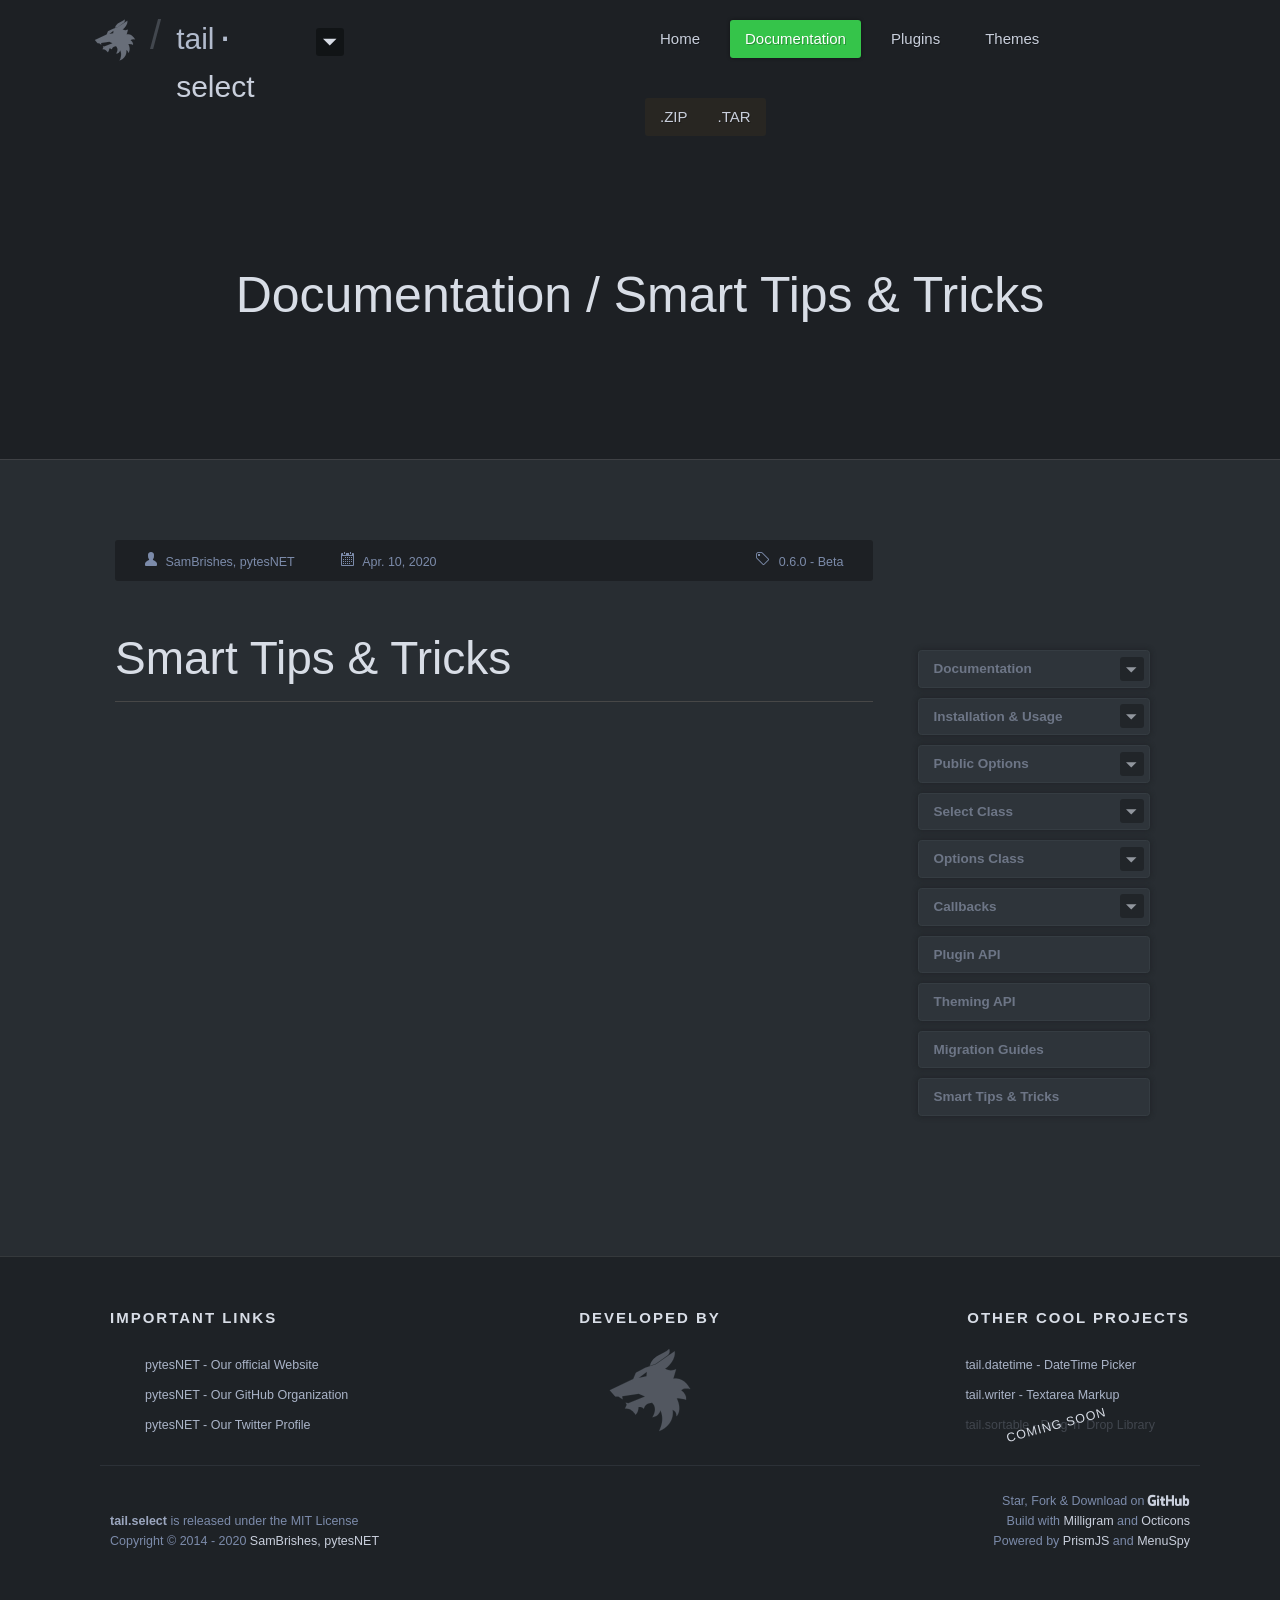
<file: docs/docs/how-to-do.html>
<!DOCTYPE html>
<html lang="en">
    <head>
        <meta charset="utf-8" />
        <meta http-equiv="content-language" content="en" />
        <meta http-equiv="X-UA-Compatible" content="IE=edge" />
        <meta name="robots" content="index, follow" />
        <meta name="viewport" content="width=device-width, initial-scale=1" />

        <title>tail.select / Documentation / Smart Tips & Tricks</title>

        <!-- Common -->
        <meta name="author" content="SamBrishes, pytesNET" />
        <meta name="publisher" content="SamBrishes, pytesNET" />
        <meta name="copyright" content="SamBrishes, pytesNET" />

        <meta name="name" content="tail.select / Documentation / Smart Tips & Tricks" />
        <meta name="description" content="" />
        <meta name="keywords" content="" />

        <!-- Dublin Core -->
        <meta name="DC.Language" content="en" />
        <meta name="DC.Creator" content="SamBrishes, pytesNET" />
        <meta name="DC.Publisher" content="SamBrishes, pytesNET" />
        <meta name="DC.Rights" content="SamBrishes, pytesNET" />
        <meta name="DC.Description" content="" />

        <!-- Twitter -->
        <meta name="twitter:card" content="summary" />
        <meta name="twitter:site" content="pytesNET" />
        <meta name="twitter:creator" content="pytesNET" />
        <meta name="twitter:title" content="tail.select / Documentation / Smart Tips & Tricks" />
        <meta name="twitter:description" content="" />

        <!-- Open Graph -->
        <meta name="og:type" content="website" />
        <meta name="og:url" content="http://pytesNET.github.io/tail.select" />
        <meta name="og:locale" content="en" />
        <meta name="og:title" content="tail.select / Documentation / Smart Tips & Tricks" />
        <meta name="og:site_name" content="tail.select - The vanilla JS solution to level up your HTML &lt;select&gt; fields!" />
        <meta name="og:description" content="" />

        <!-- Assets -->
        <link type="text/css" rel="stylesheet" href="../css/octmoon.min.css" />
        <link type="text/css" rel="stylesheet" href="../css/milligram.min.css" />
        <link type="text/css" rel="stylesheet" href="../css/styles.min.css" />
        <script type="text/javascript" src="../js/menuspy.min.js"></script>
        <script type="text/javascript" src="../js/prism.min.js"></script>
        <script type="text/javascript" src="../js/website.js"></script>
        <script type="text/javascript" src="../js/demo.js"></script>

        <!-- Source -->
        <link type="text/css" rel="stylesheet" href="../../dist/css/default/theme-default.css" />
        <script type="text/javascript" src="../../dist/js/tail.select.js"></script>
        <script type="text/javascript" src="../../dist/js/plugins/all.js"></script>
        <script type="text/javascript" src="../../dist/js/locales/all.js"></script>
    </head>
    <body>
        <div class="header header-static">
            <div class="container">
                <div class="row row-no-padding">
                    <div class="column column-50">
                        <div class="header-logo">
                            <a href="https://www.pytes.net" target="_blank" class="logo-developer">
                                <img src="../img/pytesnet-white.svg" title="pyteesNET Logo" />
                            </a>

                            <span class="slash">/</span>

                            <a href="https://github.pytes.net/tail.select" target="_blank" class="logo-project">
                                <span class="tail">tail</span>
                                <span class="dot">.</span>
                                <span class="name">select</span>
                            </a>

                            <div class="logo-projects">
                                <span class="icon icon-triangle-down" data-toggle="active" data-target=".project-list"></span>
                                
                                <ul class="project-list">
                                    <li class="list-item item-title">
                                        <span class="tail">other</span><span class="dot">.</span><span class="name">Projects</span>
                                    </li>
                                    <li class="list-item"><a href="">
                                        <span class="item-title">
                                            <span class="tail">tail</span><span class="dot">.</span><span class="name">DateTime</span>
                                        </span> 
                                        <span class="item-slogan">A DateTime Picker</span>
                                    </a></li>
                                    <li class="list-item"><a href="">
                                        <span class="item-title">
                                            <span class="tail">tail</span><span class="dot">.</span><span class="name">writer</span>
                                        </span> 
                                        <span class="item-slogan">A Textarea Markup</span>
                                    </a></li>
                                    <li class="list-item"><a href="">
                                        <span class="item-title">
                                            <span class="tail">tail</span><span class="dot">.</span><span class="name">sortable</span>
                                        </span> 
                                        <span class="item-slogan">A Drag'n'Drop Library</span>
                                    </a></li>
                                    <li class="list-item item-close"><span class="icon icon-x" data-toggle="active" data-target=".project-list"></span></li>
                                </ul>
                            </div>
                        </div>
                    </div>
                    <div class="column column-50 text-right">
                        <ul class="main-navi">
                            <li class="navi-item">
                                <a href="../index.html" class="item-link">Home</a>
                            </li>
                            <li class="navi-item active">
                                <a href="../docs/index.html" class="item-link">Documentation</a>
                            </li>
                            <li class="navi-item">
                                <a href="../plugins.html" class="item-link">Plugins</a>
                            </li>
                            <li class="navi-item">
                                <a href="../themes.html" class="item-link">Themes</a>
                            </li>
                            <li class="navi-item item-download">
                                <a href="https://github.com/pytesNET/tail.select/zipball/master" class="item-link">.ZIP</a>
                                <a href="https://github.com/pytesNET/tail.select/tarball/master" class="item-link">.TAR</a>
                            </li>
                        </ul>
                    </div>
                </div>
            </div>
        </div>

        <div class="content-title">
            <div class="container">
                <div class="title-inner">Documentation / Smart Tips & Tricks</div>
            </div>
        </div>

        <div class="content">
            <div class="container">
                <main class="content-page">
                    <header class="page-header">
                        <div class="last-author" data-tooltip="Author"><span class="icon icon-person"></span> SamBrishes, pytesNET</div>
                        <div class="last-update" data-tooltip="Last Update"><span class="icon icon-calendar"></span> Apr. 10, 2020</div>
                        <div class="last-version" data-tooltip="Package Version"><span class="icon icon-tag"></span> 0.6.0 - Beta</div>
                    </header>

                    <article class="page-content">
                        <h1>Smart Tips & Tricks</h1></article>
                    
                    <footer class="page-footer">
                        <div class="footer-author"></div>
                        <div class="footer-last-update"></div>
                        <div class="footer-tags"></div>
                    </footer>
                </main>

                <div class="content-sidebar">
                    <div class="widget widget-toc">
                        <div class="widget-title">Table of Content</div>
                        <div class="widget-content">
                            
                            <ul class="toc-navi navi-depth-1">
                                <li class="navi-item item-has-sub" data-toggle="show" data-strict="true">
                                    <a href="index.html#documentation" title="Documentation">Documentation</a>
                            
                                <ul class="toc-sub-navi navi-depth-2">
                                    <li class="navi-item item-has-sub" data-toggle="show" data-strict="true">
                                        <a href="index.html#translations" title="Translations">Translations</a>
                            
                                    <ul class="toc-sub-navi navi-depth-3">
                                        <li class="navi-item" data-toggle="show" data-strict="true">
                                            <a href="index.html#translations-add" title="Create a new Translation">Create a new Translation</a>
                                        </li>
                                    </ul>
                                    </li>
                                </ul>
                                </li>
                                <li class="navi-item item-has-sub" data-toggle="show" data-strict="true">
                                    <a href="basics.html#basics" title="Installation & Usage">Installation & Usage</a>
                            
                                <ul class="toc-sub-navi navi-depth-2">
                                    <li class="navi-item" data-toggle="show" data-strict="true">
                                        <a href="basics.html#explanation" title="Explaning the Versions">Explaning the Versions</a>
                                    </li>
                                    <li class="navi-item item-has-sub" data-toggle="show" data-strict="true">
                                        <a href="basics.html#get" title="Get tail.select">Get tail.select</a>
                            
                                    <ul class="toc-sub-navi navi-depth-3">
                                        <li class="navi-item" data-toggle="show" data-strict="true">
                                            <a href="basics.html#package-manager" title="Using a Package Manager">Using a Package Manager</a>
                                        </li>
                                        <li class="navi-item" data-toggle="show" data-strict="true">
                                            <a href="basics.html#cdn" title="Using a CDN">Using a CDN</a>
                                        </li>
                                    </ul>
                                    </li>
                                    <li class="navi-item" data-toggle="show" data-strict="true">
                                        <a href="basics.html#use-es5" title="Use tail.select (ES5)">Use tail.select (ES5)</a>
                                    </li>
                                    <li class="navi-item" data-toggle="show" data-strict="true">
                                        <a href="basics.html#use-es6" title="Use tail.select (ES6)">Use tail.select (ES6)</a>
                                    </li>
                                    <li class="navi-item item-has-sub" data-toggle="show" data-strict="true">
                                        <a href="basics.html#configure" title="Configure tail.select">Configure tail.select</a>
                            
                                    <ul class="toc-sub-navi navi-depth-3">
                                        <li class="navi-item" data-toggle="show" data-strict="true">
                                            <a href="basics.html#constructor" title="Constructor">Constructor</a>
                                        </li>
                                    </ul>
                                    </li>
                                </ul>
                                </li>
                                <li class="navi-item item-has-sub" data-toggle="show" data-strict="true">
                                    <a href="options.html#options" title="Public Options">Public Options</a>
                            
                                <ul class="toc-sub-navi navi-depth-2">
                                    <li class="navi-item" data-toggle="show" data-strict="true">
                                        <a href="options.html#option-classnames" title="classNames">classNames</a>
                                    </li>
                                    <li class="navi-item" data-toggle="show" data-strict="true">
                                        <a href="options.html#option-csvoutput" title="csvOutput">csvOutput</a>
                                    </li>
                                    <li class="navi-item" data-toggle="show" data-strict="true">
                                        <a href="options.html#option-csvseparator" title="csvSeparator">csvSeparator</a>
                                    </li>
                                    <li class="navi-item" data-toggle="show" data-strict="true">
                                        <a href="options.html#option-descriptions" title="descriptions">descriptions</a>
                                    </li>
                                    <li class="navi-item" data-toggle="show" data-strict="true">
                                        <a href="options.html#option-deselect" title="deselect">deselect</a>
                                    </li>
                                    <li class="navi-item" data-toggle="show" data-strict="true">
                                        <a href="options.html#option-disabled" title="disabled">disabled</a>
                                    </li>
                                    <li class="navi-item" data-toggle="show" data-strict="true">
                                        <a href="options.html#option-grouplessname" title="grouplessName">grouplessName</a>
                                    </li>
                                    <li class="navi-item" data-toggle="show" data-strict="true">
                                        <a href="options.html#option-height" title="height">height</a>
                                    </li>
                                    <li class="navi-item" data-toggle="show" data-strict="true">
                                        <a href="options.html#option-hidedisabled" title="hideDisabled">hideDisabled</a>
                                    </li>
                                    <li class="navi-item" data-toggle="show" data-strict="true">
                                        <a href="options.html#option-hideempty" title="hideEmpty">hideEmpty</a>
                                    </li>
                                    <li class="navi-item" data-toggle="show" data-strict="true">
                                        <a href="options.html#option-hidehidden" title="hideHidden">hideHidden</a>
                                    </li>
                                    <li class="navi-item" data-toggle="show" data-strict="true">
                                        <a href="options.html#option-hideselected" title="hideSelected">hideSelected</a>
                                    </li>
                                    <li class="navi-item" data-toggle="show" data-strict="true">
                                        <a href="options.html#option-items" title="items">items</a>
                                    </li>
                                    <li class="navi-item" data-toggle="show" data-strict="true">
                                        <a href="options.html#option-locale" title="locale">locale</a>
                                    </li>
                                    <li class="navi-item" data-toggle="show" data-strict="true">
                                        <a href="options.html#option-linguisticrules" title="linguisticRules">linguisticRules</a>
                                    </li>
                                    <li class="navi-item" data-toggle="show" data-strict="true">
                                        <a href="options.html#option-multiple" title="multiple">multiple</a>
                                    </li>
                                    <li class="navi-item" data-toggle="show" data-strict="true">
                                        <a href="options.html#option-multilimit" title="multiLimit">multiLimit</a>
                                    </li>
                                    <li class="navi-item" data-toggle="show" data-strict="true">
                                        <a href="options.html#option-multiselectall" title="multiSelectAll">multiSelectAll</a>
                                    </li>
                                    <li class="navi-item" data-toggle="show" data-strict="true">
                                        <a href="options.html#option-multiselectgroup" title="multiSelectGroup">multiSelectGroup</a>
                                    </li>
                                    <li class="navi-item" data-toggle="show" data-strict="true">
                                        <a href="options.html#option-on" title="on">on</a>
                                    </li>
                                    <li class="navi-item" data-toggle="show" data-strict="true">
                                        <a href="options.html#option-openabove" title="openAbove">openAbove</a>
                                    </li>
                                    <li class="navi-item" data-toggle="show" data-strict="true">
                                        <a href="options.html#option-placeholder" title="placeholder">placeholder</a>
                                    </li>
                                    <li class="navi-item" data-toggle="show" data-strict="true">
                                        <a href="options.html#option-placeholdercount" title="placeholderCount">placeholderCount</a>
                                    </li>
                                    <li class="navi-item" data-toggle="show" data-strict="true">
                                        <a href="options.html#option-plugins" title="plugins">plugins</a>
                                    </li>
                                    <li class="navi-item" data-toggle="show" data-strict="true">
                                        <a href="options.html#option-rtl" title="rtl">rtl</a>
                                    </li>
                                    <li class="navi-item" data-toggle="show" data-strict="true">
                                        <a href="options.html#option-search" title="search">search</a>
                                    </li>
                                    <li class="navi-item" data-toggle="show" data-strict="true">
                                        <a href="options.html#option-searchconfig" title="searchConfig">searchConfig</a>
                                    </li>
                                    <li class="navi-item" data-toggle="show" data-strict="true">
                                        <a href="options.html#option-searchfocus" title="searchFocus">searchFocus</a>
                                    </li>
                                    <li class="navi-item" data-toggle="show" data-strict="true">
                                        <a href="options.html#option-searchmarked" title="searchMarked">searchMarked</a>
                                    </li>
                                    <li class="navi-item" data-toggle="show" data-strict="true">
                                        <a href="options.html#option-searchminlength" title="searchMinLength">searchMinLength</a>
                                    </li>
                                    <li class="navi-item" data-toggle="show" data-strict="true">
                                        <a href="options.html#option-sortitems" title="sortItems">sortItems</a>
                                    </li>
                                    <li class="navi-item" data-toggle="show" data-strict="true">
                                        <a href="options.html#option-sortgroups" title="sortGroups">sortGroups</a>
                                    </li>
                                    <li class="navi-item" data-toggle="show" data-strict="true">
                                        <a href="options.html#option-sortsearch" title="sortSearch">sortSearch</a>
                                    </li>
                                    <li class="navi-item" data-toggle="show" data-strict="true">
                                        <a href="options.html#option-sourcebind" title="sourceBind">sourceBind</a>
                                    </li>
                                    <li class="navi-item" data-toggle="show" data-strict="true">
                                        <a href="options.html#option-sourcehide" title="sourceHide">sourceHide</a>
                                    </li>
                                    <li class="navi-item" data-toggle="show" data-strict="true">
                                        <a href="options.html#option-startopen" title="startOpen">startOpen</a>
                                    </li>
                                    <li class="navi-item" data-toggle="show" data-strict="true">
                                        <a href="options.html#option-stayopen" title="stayOpen">stayOpen</a>
                                    </li>
                                    <li class="navi-item" data-toggle="show" data-strict="true">
                                        <a href="options.html#option-stickygroups" title="stickyGroups">stickyGroups</a>
                                    </li>
                                    <li class="navi-item" data-toggle="show" data-strict="true">
                                        <a href="options.html#option-theme" title="theme">theme</a>
                                    </li>
                                    <li class="navi-item" data-toggle="show" data-strict="true">
                                        <a href="options.html#option-titleoverflow" title="titleOverflow">titleOverflow</a>
                                    </li>
                                    <li class="navi-item" data-toggle="show" data-strict="true">
                                        <a href="options.html#option-width" title="width">width</a>
                                    </li>
                                    <li class="navi-item item-has-sub" data-toggle="show" data-strict="true">
                                        <a href="options.html#removed-options" title="Removed Options">Removed Options</a>
                            
                                    <ul class="toc-sub-navi navi-depth-3">
                                        <li class="navi-item" data-toggle="show" data-strict="true">
                                            <a href="options.html#removed-animate" title="animate">animate</a>
                                        </li>
                                        <li class="navi-item" data-toggle="show" data-strict="true">
                                            <a href="options.html#removed-bindsourceselect" title="bindSourceSelect">bindSourceSelect</a>
                                        </li>
                                        <li class="navi-item" data-toggle="show" data-strict="true">
                                            <a href="options.html#removed-cbcomplete" title="cbComplete">cbComplete</a>
                                        </li>
                                        <li class="navi-item" data-toggle="show" data-strict="true">
                                            <a href="options.html#removed-cbempty" title="cbEmpty">cbEmpty</a>
                                        </li>
                                        <li class="navi-item" data-toggle="show" data-strict="true">
                                            <a href="options.html#removed-cbloopitem" title="cbLoopItem">cbLoopItem</a>
                                        </li>
                                        <li class="navi-item" data-toggle="show" data-strict="true">
                                            <a href="options.html#removed-cbloopgroup" title="cbLoopGroup">cbLoopGroup</a>
                                        </li>
                                        <li class="navi-item" data-toggle="show" data-strict="true">
                                            <a href="options.html#removed-hideselect" title="hideSelect">hideSelect</a>
                                        </li>
                                        <li class="navi-item" data-toggle="show" data-strict="true">
                                            <a href="options.html#removed-multicountainer" title="multiContainer">multiContainer</a>
                                        </li>
                                        <li class="navi-item" data-toggle="show" data-strict="true">
                                            <a href="options.html#removed-multipinselected" title="multiPinSelected">multiPinSelected</a>
                                        </li>
                                        <li class="navi-item" data-toggle="show" data-strict="true">
                                            <a href="options.html#removed-multishowcount" title="multiShowCount">multiShowCount</a>
                                        </li>
                                        <li class="navi-item" data-toggle="show" data-strict="true">
                                            <a href="options.html#removed-multishowlimit" title="multiShowLimit">multiShowLimit</a>
                                        </li>
                                        <li class="navi-item" data-toggle="show" data-strict="true">
                                            <a href="options.html#removed-searchdisabled" title="searchDisabled">searchDisabled</a>
                                        </li>
                                    </ul>
                                    </li>
                                </ul>
                                </li>
                                <li class="navi-item item-has-sub" data-toggle="show" data-strict="true">
                                    <a href="class-select.html#null" title="Select Class">Select Class</a>
                            
                                <ul class="toc-sub-navi navi-depth-2">
                                    <li class="navi-item item-has-sub" data-toggle="show" data-strict="true">
                                        <a href="class-select.html#constructor" title="Main Constructor">Main Constructor</a>
                            
                                    <ul class="toc-sub-navi navi-depth-3">
                                        <li class="navi-item" data-toggle="show" data-strict="true">
                                            <a href="class-select.html#binding-jquery" title="jQuery Binding">jQuery Binding</a>
                                        </li>
                                        <li class="navi-item" data-toggle="show" data-strict="true">
                                            <a href="class-select.html#binding-mootools" title="MooTools Binding">MooTools Binding</a>
                                        </li>
                                    </ul>
                                    </li>
                                    <li class="navi-item item-has-sub" data-toggle="show" data-strict="true">
                                        <a href="class-select.html#methods-internal" title="Internal Methods">Internal Methods</a>
                            
                                    <ul class="toc-sub-navi navi-depth-3">
                                        <li class="navi-item" data-toggle="show" data-strict="true">
                                            <a href="class-select.html#method-_e" title="._e()">._e()</a>
                                        </li>
                                        <li class="navi-item" data-toggle="show" data-strict="true">
                                            <a href="class-select.html#method-_cls" title="._cls()">._cls()</a>
                                        </li>
                                        <li class="navi-item" data-toggle="show" data-strict="true">
                                            <a href="class-select.html#method-init" title=".init()">.init()</a>
                                        </li>
                                        <li class="navi-item" data-toggle="show" data-strict="true">
                                            <a href="class-select.html#method-build" title=".build()">.build()</a>
                                        </li>
                                        <li class="navi-item" data-toggle="show" data-strict="true">
                                            <a href="class-select.html#method-bind" title=".bind()">.bind()</a>
                                        </li>
                                        <li class="navi-item" data-toggle="show" data-strict="true">
                                            <a href="class-select.html#method-calculate" title=".calculate()">.calculate()</a>
                                        </li>
                                    </ul>
                                    </li>
                                    <li class="navi-item item-has-sub" data-toggle="show" data-strict="true">
                                        <a href="class-select.html#methods-api" title="API Methods">API Methods</a>
                            
                                    <ul class="toc-sub-navi navi-depth-3">
                                        <li class="navi-item" data-toggle="show" data-strict="true">
                                            <a href="class-select.html#method-trigger" title=".trigger()">.trigger()</a>
                                        </li>
                                        <li class="navi-item" data-toggle="show" data-strict="true">
                                            <a href="class-select.html#method-query" title=".query()">.query()</a>
                                        </li>
                                        <li class="navi-item" data-toggle="show" data-strict="true">
                                            <a href="class-select.html#method-render" title=".render()">.render()</a>
                                        </li>
                                        <li class="navi-item" data-toggle="show" data-strict="true">
                                            <a href="class-select.html#method-update" title=".update()">.update()</a>
                                        </li>
                                        <li class="navi-item" data-toggle="show" data-strict="true">
                                            <a href="class-select.html#method-updatecsv" title=".updateCSV()">.updateCSV()</a>
                                        </li>
                                        <li class="navi-item" data-toggle="show" data-strict="true">
                                            <a href="class-select.html#method-updatelabel" title=".updateLabel()">.updateLabel()</a>
                                        </li>
                                    </ul>
                                    </li>
                                    <li class="navi-item item-has-sub" data-toggle="show" data-strict="true">
                                        <a href="class-select.html#methods-public" title="Public Methods">Public Methods</a>
                            
                                    <ul class="toc-sub-navi navi-depth-3">
                                        <li class="navi-item" data-toggle="show" data-strict="true">
                                            <a href="class-select.html#method-open" title=".open()">.open()</a>
                                        </li>
                                        <li class="navi-item" data-toggle="show" data-strict="true">
                                            <a href="class-select.html#method-close" title=".close()">.close()</a>
                                        </li>
                                        <li class="navi-item" data-toggle="show" data-strict="true">
                                            <a href="class-select.html#method-toggle" title=".toggle()">.toggle()</a>
                                        </li>
                                        <li class="navi-item" data-toggle="show" data-strict="true">
                                            <a href="class-select.html#method-reload" title=".reload()">.reload()</a>
                                        </li>
                                        <li class="navi-item" data-toggle="show" data-strict="true">
                                            <a href="class-select.html#method-remove" title=".remove()">.remove()</a>
                                        </li>
                                        <li class="navi-item" data-toggle="show" data-strict="true">
                                            <a href="class-select.html#method-get" title=".get()">.get()</a>
                                        </li>
                                        <li class="navi-item" data-toggle="show" data-strict="true">
                                            <a href="class-select.html#method-set" title=".set()">.set()</a>
                                        </li>
                                        <li class="navi-item" data-toggle="show" data-strict="true">
                                            <a href="class-select.html#method-enable" title=".enable()">.enable()</a>
                                        </li>
                                        <li class="navi-item" data-toggle="show" data-strict="true">
                                            <a href="class-select.html#method-disable" title=".disable()">.disable()</a>
                                        </li>
                                        <li class="navi-item" data-toggle="show" data-strict="true">
                                            <a href="class-select.html#method-on" title=".on()">.on()</a>
                                        </li>
                                        <li class="navi-item" data-toggle="show" data-strict="true">
                                            <a href="class-select.html#method-value" title=".value()">.value()</a>
                                        </li>
                                    </ul>
                                    </li>
                                    <li class="navi-item item-has-sub" data-toggle="show" data-strict="true">
                                        <a href="class-select.html#methods-internal" title="Variables">Variables</a>
                            
                                    <ul class="toc-sub-navi navi-depth-3">
                                        <li class="navi-item" data-toggle="show" data-strict="true">
                                            <a href="class-select.html#variable-__" title=".__">.__</a>
                                        </li>
                                        <li class="navi-item" data-toggle="show" data-strict="true">
                                            <a href="class-select.html#variable-_select" title="._select">._select</a>
                                        </li>
                                        <li class="navi-item" data-toggle="show" data-strict="true">
                                            <a href="class-select.html#variable-_label" title="._label">._label</a>
                                        </li>
                                        <li class="navi-item" data-toggle="show" data-strict="true">
                                            <a href="class-select.html#variable-_dropdown" title="._dropdown">._dropdown</a>
                                        </li>
                                        <li class="navi-item" data-toggle="show" data-strict="true">
                                            <a href="class-select.html#variable-_search" title="._search">._search</a>
                                        </li>
                                        <li class="navi-item" data-toggle="show" data-strict="true">
                                            <a href="class-select.html#variable-_csv" title="._csv">._csv</a>
                                        </li>
                                        <li class="navi-item" data-toggle="show" data-strict="true">
                                            <a href="class-select.html#variable-_last_query" title="._last_query">._last_query</a>
                                        </li>
                                        <li class="navi-item" data-toggle="show" data-strict="true">
                                            <a href="class-select.html#variable-id" title=".id">.id</a>
                                        </li>
                                        <li class="navi-item" data-toggle="show" data-strict="true">
                                            <a href="class-select.html#variable-e" title=".e">.e</a>
                                        </li>
                                        <li class="navi-item" data-toggle="show" data-strict="true">
                                            <a href="class-select.html#variable-con" title=".con">.con</a>
                                        </li>
                                        <li class="navi-item" data-toggle="show" data-strict="true">
                                            <a href="class-select.html#variable-listen" title=".listen">.listen</a>
                                        </li>
                                        <li class="navi-item" data-toggle="show" data-strict="true">
                                            <a href="class-select.html#variable-callbacks" title=".callbacks">.callbacks</a>
                                        </li>
                                        <li class="navi-item" data-toggle="show" data-strict="true">
                                            <a href="class-select.html#variable-options" title=".options">.options</a>
                                        </li>
                                        <li class="navi-item" data-toggle="show" data-strict="true">
                                            <a href="class-select.html#variable-plugins" title=".plugins">.plugins</a>
                                        </li>
                                    </ul>
                                    </li>
                                    <li class="navi-item item-has-sub" data-toggle="show" data-strict="true">
                                        <a href="class-select.html#methods-removed" title="Removed Methods">Removed Methods</a>
                            
                                    <ul class="toc-sub-navi navi-depth-3">
                                        <li class="navi-item" data-toggle="show" data-strict="true">
                                            <a href="class-select.html#removed-callback" title=".callback()">.callback()</a>
                                        </li>
                                        <li class="navi-item" data-toggle="show" data-strict="true">
                                            <a href="class-select.html#removed-calc" title=".calc()">.calc()</a>
                                        </li>
                                        <li class="navi-item" data-toggle="show" data-strict="true">
                                            <a href="class-select.html#removed-cbgroup" title=".cbGroup()">.cbGroup()</a>
                                        </li>
                                        <li class="navi-item" data-toggle="show" data-strict="true">
                                            <a href="class-select.html#removed-cbitem" title=".cbItem()">.cbItem()</a>
                                        </li>
                                        <li class="navi-item" data-toggle="show" data-strict="true">
                                            <a href="class-select.html#removed-choose" title=".choose()">.choose()</a>
                                        </li>
                                        <li class="navi-item" data-toggle="show" data-strict="true">
                                            <a href="class-select.html#removed-choose" title=".config()">.config()</a>
                                        </li>
                                        <li class="navi-item" data-toggle="show" data-strict="true">
                                            <a href="class-select.html#removed-setlabel" title=".setLabel()">.setLabel()</a>
                                        </li>
                                        <li class="navi-item" data-toggle="show" data-strict="true">
                                            <a href="class-select.html#removed-setcontainer" title=".setContainer()">.setContainer()</a>
                                        </li>
                                        <li class="navi-item" data-toggle="show" data-strict="true">
                                            <a href="class-select.html#removed-choose" title=".setCSVInput()">.setCSVInput()</a>
                                        </li>
                                        <li class="navi-item" data-toggle="show" data-strict="true">
                                            <a href="class-select.html#removed-choose" title=".setCounter()">.setCounter()</a>
                                        </li>
                                        <li class="navi-item" data-toggle="show" data-strict="true">
                                            <a href="class-select.html#removed-updatecontainer" title=".updateContainer()">.updateContainer()</a>
                                        </li>
                                        <li class="navi-item" data-toggle="show" data-strict="true">
                                            <a href="class-select.html#removed-updatepin" title=".updatePin()">.updatePin()</a>
                                        </li>
                                    </ul>
                                    </li>
                                </ul>
                                </li>
                                <li class="navi-item item-has-sub" data-toggle="show" data-strict="true">
                                    <a href="class-options.html#null" title="Options Class">Options Class</a>
                            
                                <ul class="toc-sub-navi navi-depth-2">
                                    <li class="navi-item" data-toggle="show" data-strict="true">
                                        <a href="class-options.html#constructor" title="Main Constructor">Main Constructor</a>
                                    </li>
                                    <li class="navi-item" data-toggle="show" data-strict="true">
                                        <a href="class-options.html#method-create" title=".create()">.create()</a>
                                    </li>
                                    <li class="navi-item" data-toggle="show" data-strict="true">
                                        <a href="class-options.html#method-get" title=".get()">.get()</a>
                                    </li>
                                    <li class="navi-item" data-toggle="show" data-strict="true">
                                        <a href="class-options.html#method-getgroups" title=".getGroups()">.getGroups()</a>
                                    </li>
                                    <li class="navi-item" data-toggle="show" data-strict="true">
                                        <a href="class-options.html#method-count" title=".count()">.count()</a>
                                    </li>
                                    <li class="navi-item" data-toggle="show" data-strict="true">
                                        <a href="class-options.html#method-set" title=".set()">.set()</a>
                                    </li>
                                    <li class="navi-item" data-toggle="show" data-strict="true">
                                        <a href="class-options.html#method-add" title=".add()">.add()</a>
                                    </li>
                                    <li class="navi-item" data-toggle="show" data-strict="true">
                                        <a href="class-options.html#method-handle" title=".handle()">.handle()</a>
                                    </li>
                                    <li class="navi-item" data-toggle="show" data-strict="true">
                                        <a href="class-options.html#method-select" title=".select()">.select()</a>
                                    </li>
                                    <li class="navi-item" data-toggle="show" data-strict="true">
                                        <a href="class-options.html#method-unselect" title=".unselect()">.unselect()</a>
                                    </li>
                                    <li class="navi-item" data-toggle="show" data-strict="true">
                                        <a href="class-options.html#method-disable" title=".disable()">.disable()</a>
                                    </li>
                                    <li class="navi-item" data-toggle="show" data-strict="true">
                                        <a href="class-options.html#method-enable" title=".enable()">.enable()</a>
                                    </li>
                                    <li class="navi-item" data-toggle="show" data-strict="true">
                                        <a href="class-options.html#method-hide" title=".hide()">.hide()</a>
                                    </li>
                                    <li class="navi-item" data-toggle="show" data-strict="true">
                                        <a href="class-options.html#method-show" title=".show()">.show()</a>
                                    </li>
                                    <li class="navi-item" data-toggle="show" data-strict="true">
                                        <a href="class-options.html#method-toggle" title=".toggle()">.toggle()</a>
                                    </li>
                                    <li class="navi-item" data-toggle="show" data-strict="true">
                                        <a href="class-options.html#method-reload" title=".reload()">.reload()</a>
                                    </li>
                                    <li class="navi-item" data-toggle="show" data-strict="true">
                                        <a href="class-options.html#method-applylinguisticrules" title=".applyLinguisticRules()">.applyLinguisticRules()</a>
                                    </li>
                                    <li class="navi-item" data-toggle="show" data-strict="true">
                                        <a href="class-options.html#method-find" title=".find()">.find()</a>
                                    </li>
                                    <li class="navi-item" data-toggle="show" data-strict="true">
                                        <a href="class-options.html#method-finder" title=".finder()">.finder()</a>
                                    </li>
                                    <li class="navi-item" data-toggle="show" data-strict="true">
                                        <a href="class-options.html#method-walker" title=".walker()">.walker()</a>
                                    </li>
                                    <li class="navi-item item-has-sub" data-toggle="show" data-strict="true">
                                        <a href="class-options.html#methods-removed" title="Removed Methods">Removed Methods</a>
                            
                                    <ul class="toc-sub-navi navi-depth-3">
                                        <li class="navi-item" data-toggle="show" data-strict="true">
                                            <a href="class-options.html#removed-all" title="all()">all()</a>
                                        </li>
                                        <li class="navi-item" data-toggle="show" data-strict="true">
                                            <a href="class-options.html#removed-init" title="init()">init()</a>
                                        </li>
                                        <li class="navi-item" data-toggle="show" data-strict="true">
                                            <a href="class-options.html#removed-invert" title="is()">is()</a>
                                        </li>
                                        <li class="navi-item" data-toggle="show" data-strict="true">
                                            <a href="class-options.html#removed-invert" title="invert()">invert()</a>
                                        </li>
                                        <li class="navi-item" data-toggle="show" data-strict="true">
                                            <a href="class-options.html#removed-move" title=".move()">.move()</a>
                                        </li>
                                        <li class="navi-item" data-toggle="show" data-strict="true">
                                            <a href="class-options.html#removed-remove" title=".remove()">.remove()</a>
                                        </li>
                                        <li class="navi-item" data-toggle="show" data-strict="true">
                                            <a href="class-options.html#removed-walk" title="walk()">walk()</a>
                                        </li>
                                    </ul>
                                    </li>
                                </ul>
                                </li>
                                <li class="navi-item item-has-sub" data-toggle="show" data-strict="true">
                                    <a href="callbacks.html#null" title="Callbacks">Callbacks</a>
                            
                                <ul class="toc-sub-navi navi-depth-2">
                                    <li class="navi-item item-has-sub" data-toggle="show" data-strict="true">
                                        <a href="callbacks.html#null" title="Events">Events</a>
                            
                                    <ul class="toc-sub-navi navi-depth-3">
                                        <li class="navi-item" data-toggle="show" data-strict="true">
                                            <a href="callbacks.html#null" title="change">change</a>
                                        </li>
                                        <li class="navi-item" data-toggle="show" data-strict="true">
                                            <a href="callbacks.html#null" title="limit">limit</a>
                                        </li>
                                        <li class="navi-item" data-toggle="show" data-strict="true">
                                            <a href="callbacks.html#null" title="open">open</a>
                                        </li>
                                        <li class="navi-item" data-toggle="show" data-strict="true">
                                            <a href="callbacks.html#null" title="close">close</a>
                                        </li>
                                        <li class="navi-item" data-toggle="show" data-strict="true">
                                            <a href="callbacks.html#null" title="enable">enable</a>
                                        </li>
                                        <li class="navi-item" data-toggle="show" data-strict="true">
                                            <a href="callbacks.html#null" title="disable">disable</a>
                                        </li>
                                        <li class="navi-item" data-toggle="show" data-strict="true">
                                            <a href="callbacks.html#null" title="results">results</a>
                                        </li>
                                        <li class="navi-item" data-toggle="show" data-strict="true">
                                            <a href="callbacks.html#null" title="noresults">noresults</a>
                                        </li>
                                    </ul>
                                    </li>
                                    <li class="navi-item item-has-sub" data-toggle="show" data-strict="true">
                                        <a href="callbacks.html#null" title="Filters">Filters</a>
                            
                                    <ul class="toc-sub-navi navi-depth-3">
                                        <li class="navi-item" data-toggle="show" data-strict="true">
                                            <a href="callbacks.html#null" title="query">query</a>
                                        </li>
                                        <li class="navi-item" data-toggle="show" data-strict="true">
                                            <a href="callbacks.html#null" title="query#walk">query#walk</a>
                                        </li>
                                        <li class="navi-item" data-toggle="show" data-strict="true">
                                            <a href="callbacks.html#null" title="render">render</a>
                                        </li>
                                        <li class="navi-item" data-toggle="show" data-strict="true">
                                            <a href="callbacks.html#null" title="render#&lt;type&gt;">render#&lt;type&gt;</a>
                                        </li>
                                        <li class="navi-item" data-toggle="show" data-strict="true">
                                            <a href="callbacks.html#null" title="dropdown">dropdown</a>
                                        </li>
                                        <li class="navi-item" data-toggle="show" data-strict="true">
                                            <a href="callbacks.html#null" title="update">update</a>
                                        </li>
                                        <li class="navi-item" data-toggle="show" data-strict="true">
                                            <a href="callbacks.html#null" title="update#csv">update#csv</a>
                                        </li>
                                        <li class="navi-item" data-toggle="show" data-strict="true">
                                            <a href="callbacks.html#null" title="update#label">update#label</a>
                                        </li>
                                    </ul>
                                    </li>
                                    <li class="navi-item item-has-sub" data-toggle="show" data-strict="true">
                                        <a href="callbacks.html#null" title="Hooks">Hooks</a>
                            
                                    <ul class="toc-sub-navi navi-depth-3">
                                        <li class="navi-item" data-toggle="show" data-strict="true">
                                            <a href="callbacks.html#null" title="init:&lt;position&gt;">init:&lt;position&gt;</a>
                                        </li>
                                        <li class="navi-item" data-toggle="show" data-strict="true">
                                            <a href="callbacks.html#null" title="build:&lt;position&gt;">build:&lt;position&gt;</a>
                                        </li>
                                        <li class="navi-item" data-toggle="show" data-strict="true">
                                            <a href="callbacks.html#null" title="bind:&lt;position&gt;">bind:&lt;position&gt;</a>
                                        </li>
                                        <li class="navi-item" data-toggle="show" data-strict="true">
                                            <a href="callbacks.html#null" title="query:&lt;position&gt;">query:&lt;position&gt;</a>
                                        </li>
                                        <li class="navi-item" data-toggle="show" data-strict="true">
                                            <a href="callbacks.html#null" title="update:&lt;position&gt;">update:&lt;position&gt;</a>
                                        </li>
                                        <li class="navi-item" data-toggle="show" data-strict="true">
                                            <a href="callbacks.html#null" title="reload:&lt;position&gt;">reload:&lt;position&gt;</a>
                                        </li>
                                        <li class="navi-item" data-toggle="show" data-strict="true">
                                            <a href="callbacks.html#null" title="remove:&lt;position&gt;">remove:&lt;position&gt;</a>
                                        </li>
                                    </ul>
                                    </li>
                                </ul>
                                </li>
                                <li class="navi-item" data-toggle="show" data-strict="true">
                                    <a href="plugins.html#null" title="Plugin API">Plugin API</a>
                                </li>
                                <li class="navi-item" data-toggle="show" data-strict="true">
                                    <a href="theming.html#null" title="Theming API">Theming API</a>
                                </li>
                                <li class="navi-item" data-toggle="show" data-strict="true">
                                    <a href="migrate.html#null" title="Migration Guides">Migration Guides</a>
                                </li>
                                <li class="navi-item" data-toggle="show" data-strict="true">
                                    <a href="how-to-do.html#null" title="Smart Tips & Tricks">Smart Tips & Tricks</a>
                                </li>
                            </ul>
                        </div>
                    </div>
                </div>
            </div>
        </div>

        <div class="footer">
            <div class="container">
                <div class="row footer-meta">
                    <div class="column column-33">
                        <b class="footer-title">Important Links</b>
                        <ul class="footer-navi">
                            <li class="navi-item">
                                <a href="https://www.pytes.net" target="_blank">pytesNET - Our official Website</a>
                            </li>
                            <li class="navi-item">
                                <a href="https://www.github.com/pytesNET" target="_blank">pytesNET - Our GitHub Organization</a>
                            </li>
                            <li class="navi-item">
                                <a href="https://www.twitter.com/pytesNET" target="_blank">pytesNET - Our Twitter Profile</a>
                            </li>
                        </ul>
                    </div>
                    <div class="column column-33 text-center">
                        <div class="developed-by">
                            <b class="footer-title">Developed By</b>
                            <a href="https://www.pytes.net" target="_blank">
                                <img src="../img/pytesnet-white.svg" alt="pytesNET Logo" />
                            </a>
                        </div>
                    </div>
                    <div class="column column-33 text-right">
                        <b class="footer-title">Other Cool Projects</b>
                        <ul class="footer-navi">
                            <li class="navi-item">
                                <a href="https://github.pytes.net/tail.datetime">tail.datetime - DateTime Picker</a>
                            </li>
                            <li class="navi-item">
                                <a href="https://github.pytes.net/tail.writer">tail.writer - Textarea Markup</a>
                            </li>
                            <li class="navi-item disabled">
                                <span>Coming Soon</span>
                                <a href="https://github.pytes.net/tail.sortable">tail.sortable - Drag 'n' Drop Library</a>
                            </li>
                        </ul>
                    </div>
                </div>

                <div class="row footer-copyright">
                    <div class="column column-50">
                        <br />
                        <b>tail.select</b> is released under the MIT License<br />
                        Copyright &copy; 2014 - 2020 <a href="https://www.pytes.net" target="_blank">SamBrishes, pytesNET</a>
                    </div>
                    <div class="column column-50 text-right">
                        Star, Fork & Download on <a href="https://www.github.com/pytesNET/tail.select"><span class="icon icon-logo-github"></span></a><br />
                        Build with <a href="https://milligram.io/" target="_blank">Milligram</a> and <a href="https://octicons.github.com/" target="_blank">Octicons</a><br />
                        Powered by <a href="https://prismjs.com/" target="_blank">PrismJS</a> and <a href="https://leocs.me/menuspy/" target="_blank">MenuSpy</a>
                    </div>
                </div>
            </div>
        </div>
    </body>
</html>
</file>
<file: dist/css/default/theme-default.css>
@charset "UTF-8";
/*!
 |  tail.select - The vanilla solution to level up your HTML <select> fields!
 |  @file       ./dist/css/default/theme-default.css
 |  @authors    SamBrishes <sam@pytes.net> (https://www.pytes.net)
 |              Lenivyy <lenivyy@pytes.net> (https://www.pytes.net)
 |  @version    0.6.0 - Beta : ECMAScript 2015
 |
 |  @website    https://github.com/pytesNET/tail.select
 |  @license    X11 / MIT License
 |  @copyright  Copyright © 2014 - 2020 pytesNET <info@pytes.net>
 */

@keyframes textscroll {
    70% {
        padding-left: 0px;
    }
    100% {
        padding-left: 0px;
    }
}
@-webkit-keyframes textscroll {
    70% {
        padding-left: 0px;
    }
    100% {
        padding-left: 0px;
    }
}
/* @start GENERAL */
.tail-select-theme-name:after {
    content: "default-light";
}

.tail-select.theme-default {
    width: auto;
    margin: 0;
    padding: 0;
    display: inline-block;
    position: relative;
    font-size: 14px;
    line-height: 1.5;
    font-family: inherit;
    outline: none;
    box-sizing: border-box;
    user-select: none;
    -ms-user-select: none;
    -moz-user-select: none;
    -webkit-user-select: none;
}
.tail-select.theme-default *, .tail-select.theme-default *:before, .tail-select.theme-default *:after {
    box-sizing: border-box;
}
.tail-select.theme-default div, .tail-select.theme-default ul, .tail-select.theme-default li {
    width: 100%;
    margin: 0;
    padding: 0;
    display: block;
}
.tail-select.theme-default mark {
    color: white;
    background-color: #DC4650;
}
.tail-select.theme-default button {
    height: auto;
    outline: 0;
    display: inline-block;
    text-shadow: none;
    font-weight: normal;
    letter-spacing: 0;
    text-transform: none;
    vertical-align: top;
}
.tail-select.theme-default button.select-all, .tail-select.theme-default button.select-none {
    color: gray;
    margin: 1px 0;
    padding: 4px 7px;
    font-size: 85%;
    line-height: 1;
    border: 0;
    border-radius: 3px 0 0 3px;
    box-shadow: none;
    transition: color 142ms linear, opacity 142ms linear, background 142ms linear;
    background-color: #e6e6e6;
}
.tail-select.theme-default button.select-all:hover, .tail-select.theme-default button.select-none:hover {
    color: white;
    background-color: #3C82E6;
}
.tail-select.theme-default.disabled button.select-all, .tail-select.theme-default.disabled button.select-none, .tail-select.theme-default button:disabled.select-all, .tail-select.theme-default button:disabled.select-none {
    color: #bfbfbf;
    background-color: transparent;
}
.tail-select.theme-default input[type=text] {
    color: #484b51;
    width: 100%;
    height: auto;
    margin: 0;
    padding: 10px 15px;
    display: inline-block;
    outline: 0;
    font-size: 90%;
    vertical-align: top;
    background-color: transparent;
    box-shadow: none;
    transition: color 142ms linear;
    border-width: 0;
    border-style: solid;
    border-color: transparent;
    border-radius: 0;
}
.tail-select.theme-default input[type=text]:hover {
    color: #303236;
}
.tail-select.theme-default input[type=text]:focus {
    color: #3C82E6;
}
.tail-select.theme-default.disabled input[type=text] {
    color: #60646c;
}

/* @end GENERAL */
/* @start LABEL */
.tail-select.theme-default .select-label {
    cursor: pointer;
    color: #303236;
    width: 100%;
    margin: 0;
    padding: 5px 30px 5px 10px;
    display: block;
    z-index: 20;
    position: relative;
    text-align: left;
    background-color: #FFFFFF;
    box-shadow: 0 1px 1px 1px rgba(0, 0, 0, 0.1), 0 0 1px 1px rgba(0, 0, 0, 0.25);
    transition: background 142ms linear, box-shadow 142ms linear, z-index 0ms linear 142ms;
    border-width: 0px;
    border-style: solid;
    border-color: transparent;
    border-radius: 3px;
}
.tail-select.theme-default .select-label:after {
    top: 13px;
    right: 12px;
    width: 0;
    height: 0;
    margin: 0;
    padding: 0;
    z-index: 25;
    content: "";
    opacity: 0.5;
    display: inline-block;
    position: absolute;
    border-top: 5px dashed;
    border-left: 5px solid transparent;
    border-right: 5px solid transparent;
    text-shadow: none;
    transition: opacity 142ms linear, transform 142ms linear;
}
.tail-select.theme-default .select-label .label-count, .tail-select.theme-default .select-label .label-inner {
    width: auto;
    margin: 0;
    text-align: left;
    vertical-align: top;
}
.tail-select.theme-default .select-label .label-count {
    float: left;
    color: #303236;
    margin: 0 5px 0 0;
    padding: 0 7px 0 0;
    font-size: 11.844px;
    font-weight: bold;
    text-shadow: none;
    white-space: nowrap;
    vertical-align: top;
    border-width: 0px 1px 0 0;
    border-style: solid;
    border-color: transparent;
    border-radius: 0px;
}
.tail-select.theme-default .select-label .label-inner {
    display: block;
    overflow: hidden;
    white-space: nowrap;
    text-overflow: ellipsis;
}

.tail-select.theme-default:hover .select-label, .tail-select.theme-default:focus .select-label {
    z-index: 27;
    transition: z-index 0ms linear 0ms;
}
.tail-select.theme-default:hover .select-label, .tail-select.theme-default:focus .select-label, .tail-select.theme-default.active .select-label {
    box-shadow: 0 1px 1px 1px rgba(0, 0, 0, 0.1), 0 0 1px 1px #3C82E6;
}
.tail-select.theme-default:hover .select-label:after, .tail-select.theme-default:focus .select-label:after, .tail-select.theme-default.active .select-label:after {
    opacity: 0.85;
}
.tail-select.theme-default:hover .select-label .label-count, .tail-select.theme-default:hover .select-label .label-inner, .tail-select.theme-default:focus .select-label .label-count, .tail-select.theme-default:focus .select-label .label-inner, .tail-select.theme-default.active .select-label .label-count, .tail-select.theme-default.active .select-label .label-inner {
    opacity: 1;
}
.tail-select.theme-default.active .select-label {
    z-index: 30;
}
.tail-select.theme-default.active .select-label:after {
    opacity: 0.85;
    transform: rotate(180deg);
    -webkit-transform: rotate(180deg);
}
.tail-select.theme-default.disabled .select-label {
    cursor: not-allowed;
    box-shadow: 0 0 1px 1px rgba(0, 0, 0, 0.35);
}

/* @end LABEL */
/* @start DROPDOWN */
.tail-select.theme-default .select-dropdown {
    top: 100%;
    left: 0;
    color: #303236;
    height: auto;
    max-height: 0;
    margin-top: -1px;
    z-index: 25;
    overflow: hidden;
    position: absolute;
    background-color: #FFFFFF;
    transition: max-height 142ms linear;
    border-width: 0px;
    border-style: solid;
    border-color: transparent;
    border-radius: 0 0 3px 3px;
}
.tail-select.theme-default .select-dropdown.cloned {
    min-height: auto;
    max-height: none;
    opacity: 0;
    visibility: hidden;
}
.tail-select.theme-default .select-dropdown .dropdown-search {
    position: relative;
    border-width: 0 0 1px 0;
    border-style: solid;
    border-color: #e6e6e6;
}
.tail-select.theme-default .select-dropdown .dropdown-inner {
    position: relative;
    overflow-x: hidden;
    overflow-y: auto;
}
.tail-select.theme-default .select-dropdown .dropdown-empty {
    color: #54585f;
    padding: 16px 0;
    display: block;
    font-size: 95%;
    text-align: center;
    font-style: italic;
}
.tail-select.theme-default .select-dropdown .dropdown-action {
    top: 3px;
    right: 15px;
    width: auto;
    margin: 0;
    padding: 7px 0;
    z-index: 35;
    display: inline-block;
    position: absolute;
    text-align: center;
}
.tail-select.theme-default .select-dropdown ul, .tail-select.theme-default .select-dropdown li {
    position: relative;
    list-style: none;
}
.tail-select.theme-default .select-dropdown.title-break ul li {
    overflow: visible;
    white-space: normal;
    text-overflow: none;
}
.tail-select.theme-default .select-dropdown.title-clip ul li {
    overflow: hidden;
    white-space: nowrap;
    text-overflow: ellipsis;
}
.tail-select.theme-default .select-dropdown.title-scroll ul li {
    overflow: hidden;
    white-space: nowrap;
    text-overflow: ellipsis;
}
.tail-select.theme-default .select-dropdown.title-scroll ul li:hover span.option-title, .tail-select.theme-default .select-dropdown.title-scroll ul li.hover span.option-title {
    animation: textscroll 2s infinite ease-in-out 250ms;
    -webkit-animation: textscroll 2s infinite ease-in-out 250ms;
}
.tail-select.theme-default .select-dropdown ul li {
    color: #303236;
    padding: 7px 10px 7px 35px;
    font-size: 95%;
    text-align: left;
    font-weight: normal;
    text-shadow: none;
    background-color: #FFFFFF;
}
.tail-select.theme-default .select-dropdown ul li:first-of-type {
    margin-top: 7px;
}
.tail-select.theme-default .select-dropdown ul li:last-of-type {
    margin-bottom: 7px;
}
.tail-select.theme-default .select-dropdown ul li.optgroup-title {
    color: #303236;
    cursor: default;
    margin: 9px 0 0 0;
    padding-left: 10px;
}
.tail-select.theme-default .select-dropdown ul li.optgroup-title b {
    font-weight: 600;
}
.tail-select.theme-default .select-dropdown ul li.optgroup-title button {
    float: right;
    opacity: 0;
}
.tail-select.theme-default .select-dropdown ul li.optgroup-title.optgroup-sticky {
    top: -1px;
    z-index: 50;
    position: sticky;
}
.tail-select.theme-default .select-dropdown ul li.optgroup-title.optgroup-sticky.moving {
    background-color: #f9f9f9;
    box-shadow: 0 1px 0 0 rgba(0, 0, 0, 0.1), 0 1px 2px rgba(0, 0, 0, 0.25);
}
.tail-select.theme-default .select-dropdown ul:hover li.optgroup-title button {
    opacity: 1;
}
.tail-select.theme-default .select-dropdown li.dropdown-option {
    cursor: pointer;
    color: #303236;
    transition: color 250ms ease, background 250ms ease;
}
.tail-select.theme-default .select-dropdown li.dropdown-option:before {
    top: 50%;
    left: 10px;
    width: 15px;
    height: 15px;
    margin: -7.5px 0 0 0;
    padding: 0;
    z-index: 21;
    display: inline-block;
    content: "";
    opacity: 0;
    position: absolute;
    vertical-align: top;
    background-repeat: no-repeat;
    background-position: center center;
    transition: opacity 250ms ease;
}
.tail-select.theme-default .select-dropdown li.dropdown-option .option-description {
    color: #6c717a;
    width: auto;
    margin: 0;
    padding: 0;
    display: block;
    font-size: 10px;
    text-align: left;
    line-height: 14px;
    transition: color 250ms ease;
}
.tail-select.theme-default .select-dropdown li.dropdown-option:hover, .tail-select.theme-default .select-dropdown li.dropdown-option.hover {
    color: #303236;
    background-color: rgba(60, 130, 230, 0.075);
}
.tail-select.theme-default .select-dropdown li.dropdown-option.disabled, .tail-select.theme-default .select-dropdown li.dropdown-option.hidden {
    cursor: not-allowed;
    color: rgba(48, 50, 54, 0.5);
    background-color: rgba(48, 50, 54, 0.04825);
}
.tail-select.theme-default .select-dropdown li.dropdown-option.disabled .option-description, .tail-select.theme-default .select-dropdown li.dropdown-option.hidden .option-description {
    color: rgba(48, 50, 54, 0.4);
}
.tail-select.theme-default .select-dropdown li.dropdown-option.selected {
    color: #3C82E6;
}
.tail-select.theme-default .select-dropdown li.dropdown-option.selected .option-description {
    color: #80adef;
}

.tail-select.theme-default.no-animation .select-dropdown {
    transition: none;
}
.tail-select.theme-default.open-top .select-dropdown {
    top: auto;
    bottom: 100%;
    margin: 0;
    border-radius: 3px 3px 0 0;
}
.tail-select.theme-default.active .select-dropdown {
    z-index: 29;
    box-shadow: 0 1px 1px 1px rgba(0, 0, 0, 0.1), 0 0 1px 1px rgba(0, 0, 0, 0.25);
}

.tail-select.theme-default.hide-selected .select-dropdown li.dropdown-option.selected, .tail-select.theme-default.hide-disabled .select-dropdown li.dropdown-option.disabled, .tail-select.theme-default.hide-hidden .select-dropdown li.dropdown-option.hidden {
    display: none;
}
.tail-select.theme-default .select-dropdown li.dropdown-option:before {
    background-image: url("data:image/svg+xml;charset=UTF-8,%3Csvg%20xmlns%3D%22http://www.w3.org/2000/svg%22%20width%3D%2212%22%20height%3D%2216%22%20viewBox%3D%220%200%2012%2016%22%3E%3Cpath%20fill%3D%22%23303236%22%20d%3D%22M12%205l-8%208-4-4%201.5-1.5L4%2010l6.5-6.5L12%205z%22/%3E%3C/svg%3E");
}
.tail-select.theme-default .select-dropdown li.dropdown-option:hover:before, .tail-select.theme-default .select-dropdown li.dropdown-option.hover:before {
    opacity: 0.5;
}
.tail-select.theme-default.multiple .select-dropdown li.dropdown-option:before {
    background-image: url("data:image/svg+xml;charset=UTF-8,%3Csvg%20xmlns%3D%22http://www.w3.org/2000/svg%22%20width%3D%2214%22%20height%3D%2216%22%20viewBox%3D%220%200%2014%2016%22%3E%3Cpath%20fill%3D%22%23303236%22%20d%3D%22M13%201H1c-.55%200-1%20.45-1%201v12c0%20.55.45%201%201%201h12c.55%200%201-.45%201-1V2c0-.55-.45-1-1-1zm0%2013H1V2h12v12zM6%209H3V7h3V4h2v3h3v2H8v3H6V9z%22/%3E%3C/svg%3E");
}
.tail-select.theme-default .select-dropdown li.dropdown-option.selected:before {
    opacity: 0.85;
    background-image: url("data:image/svg+xml;charset=UTF-8,%3Csvg%20xmlns%3D%22http://www.w3.org/2000/svg%22%20width%3D%2212%22%20height%3D%2216%22%20viewBox%3D%220%200%2012%2016%22%3E%3Cpath%20fill%3D%22%23303236%22%20d%3D%22M12%205l-8%208-4-4%201.5-1.5L4%2010l6.5-6.5L12%205z%22/%3E%3C/svg%3E");
}
.tail-select.theme-default.multiple .select-dropdown li.dropdown-option.selected:before {
    background-image: url("data:image/svg+xml;charset=UTF-8,%3Csvg%20xmlns%3D%22http://www.w3.org/2000/svg%22%20width%3D%2214%22%20height%3D%2216%22%20viewBox%3D%220%200%2014%2016%22%3E%3Cpath%20fill%3D%22%23303236%22%20d%3D%22M13%201H1c-.55%200-1%20.45-1%201v12c0%20.55.45%201%201%201h12c.55%200%201-.45%201-1V2c0-.55-.45-1-1-1zm0%2013H1V2h12v12zM4%208c0-1.66%201.34-3%203-3s3%201.34%203%203-1.34%203-3%203-3-1.34-3-3z%22/%3E%3C/svg%3E");
}
.tail-select.theme-default.deselectable .select-dropdown li.dropdown-option.selected:not(.disabled):not(.hidden):hover:before, .tail-select.theme-default.deselectable .select-dropdown li.dropdown-option.selected:not(.disabled):not(.hidden).hover:before {
    opacity: 0.85;
    background-image: url("data:image/svg+xml;charset=UTF-8,%3Csvg%20xmlns%3D%22http://www.w3.org/2000/svg%22%20width%3D%2212%22%20height%3D%2216%22%20viewBox%3D%220%200%2012%2016%22%3E%3Cpath%20fill%3D%22%23303236%22%20d%3D%22M7.48%208l3.75%203.75-1.48%201.48L6%209.48l-3.75%203.75-1.48-1.48L4.52%208%20.77%204.25l1.48-1.48L6%206.52l3.75-3.75%201.48%201.48L7.48%208z%22/%3E%3C/svg%3E");
}
.tail-select.theme-default.multiple .select-dropdown li.dropdown-option.selected:not(.disabled):not(.hidden):hover:before, .tail-select.theme-default.multiple .select-dropdown li.dropdown-option.selected:not(.disabled):not(.hidden).hover:before {
    background-image: url("data:image/svg+xml;charset=UTF-8,%3Csvg%20xmlns%3D%22http://www.w3.org/2000/svg%22%20width%3D%2214%22%20height%3D%2216%22%20viewBox%3D%220%200%2014%2016%22%3E%3Cpath%20fill%3D%22%23303236%22%20d%3D%22M13%201H1c-.55%200-1%20.45-1%201v12c0%20.55.45%201%201%201h12c.55%200%201-.45%201-1V2c0-.55-.45-1-1-1zm0%2013H1V2h12v12zm-2-5H3V7h8v2z%22/%3E%3C/svg%3E");
}
.tail-select.theme-default .select-dropdown li.dropdown-option.disabled:before,
.tail-select.theme-default .select-dropdown li.dropdown-option.hidden:before {
    opacity: 0.5;
    background-image: url("data:image/svg+xml;charset=UTF-8,%3Csvg%20xmlns%3D%22http://www.w3.org/2000/svg%22%20width%3D%2214%22%20height%3D%2216%22%20viewBox%3D%220%200%2014%2016%22%3E%3Cpath%20fill%3D%22%23303236%22%20d%3D%22M7%201C3.14%201%200%204.14%200%208s3.14%207%207%207%207-3.14%207-7-3.14-7-7-7zm0%201.3c1.3%200%202.5.44%203.47%201.17l-8%208A5.755%205.755%200%200%201%201.3%208c0-3.14%202.56-5.7%205.7-5.7zm0%2011.41c-1.3%200-2.5-.44-3.47-1.17l8-8c.73.97%201.17%202.17%201.17%203.47%200%203.14-2.56%205.7-5.7%205.7z%22/%3E%3C/svg%3E");
}
.tail-select.theme-default .select-dropdown li.dropdown-option.disabled:hover:before, .tail-select.theme-default .select-dropdown li.dropdown-option.disabled.hover:before,
.tail-select.theme-default .select-dropdown li.dropdown-option.hidden:hover:before,
.tail-select.theme-default .select-dropdown li.dropdown-option.hidden.hover:before {
    opacity: 0.5;
}
.tail-select.theme-default.multiple .select-dropdown li.dropdown-option.disabled:before, .tail-select.theme-default.multiple .select-dropdown li.dropdown-option.hidden:before {
    background-image: url("data:image/svg+xml;charset=UTF-8,%3Csvg%20xmlns%3D%22http://www.w3.org/2000/svg%22%20width%3D%2214%22%20height%3D%2216%22%20viewBox%3D%220%200%2014%2016%22%3E%3Cpath%20fill%3D%22%23303236%22%20d%3D%22M13%201H1c-.55%200-1%20.45-1%201v12c0%20.55.45%201%201%201h12c.55%200%201-.45%201-1V2c0-.55-.45-1-1-1zm0%2013H1V2h12v12zm-8.5-2H3v-1.5L9.5%204H11v1.5L4.5%2012z%22/%3E%3C/svg%3E");
}

.tail-select.theme-default.scheme-light-feather li.dropdown-option:before {
    width: 18px;
    height: 18px;
    margin: -9px 0 0 0;
}
.tail-select.theme-default.scheme-light-feather .select-dropdown li.dropdown-option:before {
    background-image: url("data:image/svg+xml;charset=UTF-8,%3Csvg%20xmlns%3D%22http://www.w3.org/2000/svg%22%20width%3D%2218%22%20height%3D%2218%22%20viewBox%3D%220%200%2024%2024%22%20fill%3D%22none%22%20stroke%3D%22%23303236%22%20stroke-width%3D%222%22%20stroke-linecap%3D%22round%22%20stroke-linejoin%3D%22round%22%3E%3Cpath%20d%3D%22M8%203v3a2%202%200%200%201-2%202H3m18%200h-3a2%202%200%200%201-2-2V3m0%2018v-3a2%202%200%200%201%202-2h3M3%2016h3a2%202%200%200%201%202%202v3%22%3E%3C/path%3E%3C/svg%3E");
}
.tail-select.theme-default.scheme-light-feather.multiple .select-dropdown li.dropdown-option:before {
    background-image: url("data:image/svg+xml;charset=UTF-8,%3Csvg%20xmlns%3D%22http://www.w3.org/2000/svg%22%20width%3D%2218%22%20height%3D%2218%22%20viewBox%3D%220%200%2024%2024%22%20fill%3D%22none%22%20stroke%3D%22%23303236%22%20stroke-width%3D%222%22%20stroke-linecap%3D%22round%22%20stroke-linejoin%3D%22round%22%3E%3Ccircle%20cx%3D%2212%22%20cy%3D%2212%22%20r%3D%2210%22%3E%3C/circle%3E%3Cline%20x1%3D%2212%22%20y1%3D%228%22%20x2%3D%2212%22%20y2%3D%2216%22%3E%3C/line%3E%3Cline%20x1%3D%228%22%20y1%3D%2212%22%20x2%3D%2216%22%20y2%3D%2212%22%3E%3C/line%3E%3C/svg%3E");
}
.tail-select.theme-default.scheme-light-feather .select-dropdown li.dropdown-option.selected:before {
    background-image: url("data:image/svg+xml;charset=UTF-8,%3Csvg%20xmlns%3D%22http://www.w3.org/2000/svg%22%20width%3D%2218%22%20height%3D%2218%22%20viewBox%3D%220%200%2024%2024%22%20fill%3D%22none%22%20stroke%3D%22%23303236%22%20stroke-width%3D%222%22%20stroke-linecap%3D%22round%22%20stroke-linejoin%3D%22round%22%3E%3Cpolyline%20points%3D%2220%206%209%2017%204%2012%22%3E%3C/polyline%3E%3C/svg%3E");
}
.tail-select.theme-default.scheme-light-feather.multiple .select-dropdown li.dropdown-option.selected:before {
    background-image: url("data:image/svg+xml;charset=UTF-8,%3Csvg%20xmlns%3D%22http://www.w3.org/2000/svg%22%20width%3D%2218%22%20height%3D%2218%22%20viewBox%3D%220%200%2024%2024%22%20fill%3D%22none%22%20stroke%3D%22%23303236%22%20stroke-width%3D%222%22%20stroke-linecap%3D%22round%22%20stroke-linejoin%3D%22round%22%3E%3Cpath%20d%3D%22M22%2011.08V12a10%2010%200%201%201-5.93-9.14%22%3E%3C/path%3E%3Cpolyline%20points%3D%2222%204%2012%2014.01%209%2011.01%22%3E%3C/polyline%3E%3C/svg%3E");
}
.tail-select.theme-default.scheme-light-feather.deselectable .select-dropdown li.dropdown-option.selected:not(.disabled):not(.hidden):hover:before, .tail-select.theme-default.scheme-light-feather.deselectable .select-dropdown li.dropdown-option.selected:not(.disabled):not(.hidden).hover:before {
    background-image: url("data:image/svg+xml;charset=UTF-8,%3Csvg%20xmlns%3D%22http://www.w3.org/2000/svg%22%20width%3D%2218%22%20height%3D%2218%22%20viewBox%3D%220%200%2024%2024%22%20fill%3D%22none%22%20stroke%3D%22%23303236%22%20stroke-width%3D%222%22%20stroke-linecap%3D%22round%22%20stroke-linejoin%3D%22round%22%3E%3Cline%20x1%3D%2218%22%20y1%3D%226%22%20x2%3D%226%22%20y2%3D%2218%22%3E%3C/line%3E%3Cline%20x1%3D%226%22%20y1%3D%226%22%20x2%3D%2218%22%20y2%3D%2218%22%3E%3C/line%3E%3C/svg%3E");
}
.tail-select.theme-default.scheme-light-feather.multiple .select-dropdown li.dropdown-option.selected:not(.disabled):not(.hidden):hover:before, .tail-select.theme-default.scheme-light-feather.multiple .select-dropdown li.dropdown-option.selected:not(.disabled):not(.hidden).hover:before {
    background-image: url("data:image/svg+xml;charset=UTF-8,%3Csvg%20xmlns%3D%22http://www.w3.org/2000/svg%22%20width%3D%2218%22%20height%3D%2218%22%20viewBox%3D%220%200%2024%2024%22%20fill%3D%22none%22%20stroke%3D%22%23303236%22%20stroke-width%3D%222%22%20stroke-linecap%3D%22round%22%20stroke-linejoin%3D%22round%22%3E%3Ccircle%20cx%3D%2212%22%20cy%3D%2212%22%20r%3D%2210%22%3E%3C/circle%3E%3Cline%20x1%3D%228%22%20y1%3D%2212%22%20x2%3D%2216%22%20y2%3D%2212%22%3E%3C/line%3E%3C/svg%3E");
}
.tail-select.theme-default.scheme-light-feather .select-dropdown li.dropdown-option.disabled:before,
.tail-select.theme-default.scheme-light-feather .select-dropdown li.dropdown-option.hidden:before {
    background-image: url("data:image/svg+xml;charset=UTF-8,%3Csvg%20xmlns%3D%22http://www.w3.org/2000/svg%22%20width%3D%2218%22%20height%3D%2218%22%20viewBox%3D%220%200%2024%2024%22%20fill%3D%22none%22%20stroke%3D%22%23303236%22%20stroke-width%3D%222%22%20stroke-linecap%3D%22round%22%20stroke-linejoin%3D%22round%22%3E%3Cpath%20d%3D%22M8%203H5a2%202%200%200%200-2%202v3m18%200V5a2%202%200%200%200-2-2h-3m0%2018h3a2%202%200%200%200%202-2v-3M3%2016v3a2%202%200%200%200%202%202h3%22%3E%3C/path%3E%3C/svg%3E");
}
.tail-select.theme-default.scheme-light-feather.multiple .select-dropdown li.dropdown-option.disabled:before, .tail-select.theme-default.scheme-light-feather.multiple .select-dropdown li.dropdown-option.hidden:before {
    background-image: url("data:image/svg+xml;charset=UTF-8,%3Csvg%20xmlns%3D%22http://www.w3.org/2000/svg%22%20width%3D%2218%22%20height%3D%2218%22%20viewBox%3D%220%200%2024%2024%22%20fill%3D%22none%22%20stroke%3D%22%23303236%22%20stroke-width%3D%222%22%20stroke-linecap%3D%22round%22%20stroke-linejoin%3D%22round%22%3E%3Ccircle%20cx%3D%2212%22%20cy%3D%2212%22%20r%3D%2210%22%3E%3C/circle%3E%3C/svg%3E");
}

/* @end DROPDOWN */
/* @start DARK :: GENERAL */
.tail-select.theme-default[class*=scheme-dark] button.select-all, .tail-select.theme-default[class*=scheme-dark] button.select-none {
    color: #cccccc;
    background-color: #191919;
}
.tail-select.theme-default[class*=scheme-dark] button.select-all:hover, .tail-select.theme-default[class*=scheme-dark] button.select-none:hover {
    color: white;
    background-color: #3C82E6;
}
.tail-select.theme-default[class*=scheme-dark] input[type=text] {
    color: #d9d9d9;
}
.tail-select.theme-default[class*=scheme-dark] input[type=text]:hover {
    color: #FFFFFF;
}
.tail-select.theme-default[class*=scheme-dark] input[type=text]:focus {
    color: #3C82E6;
}
.tail-select.theme-default[class*=scheme-dark].disabled input[type=text] {
    color: #bfbfbf;
}

/* @end DARK :: GENERAL */
/* @start DARK :: LABEL */
.tail-select.theme-default[class*=scheme-dark] .select-label {
    color: #d9d9d9;
    background-color: #262626;
    box-shadow: 0 0 0 1px rgba(0, 0, 0, 0.9), 0 6px 4px -4px rgba(0, 0, 0, 0.75);
}
.tail-select.theme-default[class*=scheme-dark] .select-label .label-count {
    color: #FFFFFF;
}

.tail-select.theme-default[class*=scheme-dark]:hover .select-label, .tail-select.theme-default[class*=scheme-dark]:focus .select-label, .tail-select.theme-default[class*=scheme-dark].active .select-label {
    color: #FFFFFF;
    box-shadow: 0 0 0 1px #3C82E6, 0 6px 4px -4px rgba(0, 0, 0, 0.75);
}
.tail-select.theme-default[class*=scheme-dark].disabled .select-label {
    box-shadow: 0 0 1px 1px rgba(0, 0, 0, 0.35);
}

@-moz-document url-prefix() {
    .tail-select.theme-default[class*=scheme-dark] .select-label {
        box-shadow: inset 0 0 0 1px rgba(0, 0, 0, 0.9), 0 6px 4px -4px rgba(0, 0, 0, 0.75);
    }
    .tail-select.theme-default[class*=scheme-dark]:hover .select-label, .tail-select.theme-default[class*=scheme-dark]:focus .select-label, .tail-select.theme-default[class*=scheme-dark].active .select-label {
        box-shadow: inset 0 0 0 1px #3C82E6, 0 6px 4px -4px rgba(0, 0, 0, 0.75);
    }
}
/* @end DARK :: LABEL */
/* @start DARK :: DROPDOWN */
.tail-select.theme-default[class*=scheme-dark] .select-dropdown {
    color: #FFFFFF;
    background-color: #202020;
}
.tail-select.theme-default[class*=scheme-dark] .select-dropdown .dropdown-search {
    border-color: #333333;
}
.tail-select.theme-default[class*=scheme-dark] .select-dropdown .dropdown-empty {
    color: #bfbfbf;
}
.tail-select.theme-default[class*=scheme-dark] .select-dropdown ul li {
    color: #FFFFFF;
    background-color: #202020;
}
.tail-select.theme-default[class*=scheme-dark] .select-dropdown ul li.optgroup-title {
    color: #FFFFFF;
}
.tail-select.theme-default[class*=scheme-dark] .select-dropdown ul li.optgroup-title.optgroup-sticky.moving {
    background-color: #2c2c2c;
    box-shadow: 0 1px 0 0 rgba(0, 0, 0, 0.1), 0 1px 2px rgba(0, 0, 0, 0.25);
}
.tail-select.theme-default[class*=scheme-dark] .select-dropdown li.dropdown-option {
    color: #d9d9d9;
}
.tail-select.theme-default[class*=scheme-dark] .select-dropdown li.dropdown-option .option-description {
    color: rgba(255, 255, 255, 0.75);
}
.tail-select.theme-default[class*=scheme-dark] .select-dropdown li.dropdown-option:hover, .tail-select.theme-default[class*=scheme-dark] .select-dropdown li.dropdown-option.hover {
    color: #FFFFFF;
    background-color: rgba(60, 130, 230, 0.075);
}
.tail-select.theme-default[class*=scheme-dark] .select-dropdown li.dropdown-option.disabled, .tail-select.theme-default[class*=scheme-dark] .select-dropdown li.dropdown-option.hidden {
    color: rgba(255, 255, 255, 0.5);
    background-color: rgba(255, 255, 255, 0.025);
}
.tail-select.theme-default[class*=scheme-dark] .select-dropdown li.dropdown-option.disabled .option-description, .tail-select.theme-default[class*=scheme-dark] .select-dropdown li.dropdown-option.hidden .option-description {
    color: rgba(255, 255, 255, 0.4);
}
.tail-select.theme-default[class*=scheme-dark] .select-dropdown li.dropdown-option.selected {
    color: #3C82E6;
}
.tail-select.theme-default[class*=scheme-dark] .select-dropdown li.dropdown-option.selected .option-description {
    color: #80adef;
}

.tail-select.theme-default[class*=scheme-dark].active .select-dropdown {
    box-shadow: 0 0 0 1px rgba(0, 0, 0, 0.9), 0 6px 4px -4px rgba(0, 0, 0, 0.75);
}

.tail-select.theme-default[class*=scheme-dark] .select-dropdown li.dropdown-option:before:before {
    background-image: url("data:image/svg+xml;charset=UTF-8,%3Csvg%20xmlns%3D%22http://www.w3.org/2000/svg%22%20width%3D%2212%22%20height%3D%2216%22%20viewBox%3D%220%200%2012%2016%22%3E%3Cpath%20fill%3D%22%23FFFFFF%22%20d%3D%22M12%205l-8%208-4-4%201.5-1.5L4%2010l6.5-6.5L12%205z%22/%3E%3C/svg%3E");
}
.tail-select.theme-default[class*=scheme-dark].multiple .select-dropdown li.dropdown-option:before {
    background-image: url("data:image/svg+xml;charset=UTF-8,%3Csvg%20xmlns%3D%22http://www.w3.org/2000/svg%22%20width%3D%2214%22%20height%3D%2216%22%20viewBox%3D%220%200%2014%2016%22%3E%3Cpath%20fill%3D%22%23FFFFFF%22%20d%3D%22M13%201H1c-.55%200-1%20.45-1%201v12c0%20.55.45%201%201%201h12c.55%200%201-.45%201-1V2c0-.55-.45-1-1-1zm0%2013H1V2h12v12zM6%209H3V7h3V4h2v3h3v2H8v3H6V9z%22/%3E%3C/svg%3E");
}
.tail-select.theme-default[class*=scheme-dark] .select-dropdown li.dropdown-option.selected:before {
    background-image: url("data:image/svg+xml;charset=UTF-8,%3Csvg%20xmlns%3D%22http://www.w3.org/2000/svg%22%20width%3D%2212%22%20height%3D%2216%22%20viewBox%3D%220%200%2012%2016%22%3E%3Cpath%20fill%3D%22%23FFFFFF%22%20d%3D%22M12%205l-8%208-4-4%201.5-1.5L4%2010l6.5-6.5L12%205z%22/%3E%3C/svg%3E");
}
.tail-select.theme-default[class*=scheme-dark].multiple .select-dropdown li.dropdown-option.selected:before {
    background-image: url("data:image/svg+xml;charset=UTF-8,%3Csvg%20xmlns%3D%22http://www.w3.org/2000/svg%22%20width%3D%2214%22%20height%3D%2216%22%20viewBox%3D%220%200%2014%2016%22%3E%3Cpath%20fill%3D%22%23FFFFFF%22%20d%3D%22M13%201H1c-.55%200-1%20.45-1%201v12c0%20.55.45%201%201%201h12c.55%200%201-.45%201-1V2c0-.55-.45-1-1-1zm0%2013H1V2h12v12zM4%208c0-1.66%201.34-3%203-3s3%201.34%203%203-1.34%203-3%203-3-1.34-3-3z%22/%3E%3C/svg%3E");
}
.tail-select.theme-default[class*=scheme-dark].deselectable .select-dropdown li.dropdown-option.selected:not(.disabled):not(.hidden):hover:before, .tail-select.theme-default[class*=scheme-dark].deselectable .select-dropdown li.dropdown-option.selected:not(.disabled):not(.hidden).hover:before {
    background-image: url("data:image/svg+xml;charset=UTF-8,%3Csvg%20xmlns%3D%22http://www.w3.org/2000/svg%22%20width%3D%2212%22%20height%3D%2216%22%20viewBox%3D%220%200%2012%2016%22%3E%3Cpath%20fill%3D%22%23FFFFFF%22%20d%3D%22M7.48%208l3.75%203.75-1.48%201.48L6%209.48l-3.75%203.75-1.48-1.48L4.52%208%20.77%204.25l1.48-1.48L6%206.52l3.75-3.75%201.48%201.48L7.48%208z%22/%3E%3C/svg%3E");
}
.tail-select.theme-default[class*=scheme-dark].multiple .select-dropdown li.dropdown-option.selected:not(.disabled):not(.hidden):hover:before, .tail-select.theme-default[class*=scheme-dark].multiple .select-dropdown li.dropdown-option.selected:not(.disabled):not(.hidden).hover:before {
    background-image: url("data:image/svg+xml;charset=UTF-8,%3Csvg%20xmlns%3D%22http://www.w3.org/2000/svg%22%20width%3D%2214%22%20height%3D%2216%22%20viewBox%3D%220%200%2014%2016%22%3E%3Cpath%20fill%3D%22%23FFFFFF%22%20d%3D%22M13%201H1c-.55%200-1%20.45-1%201v12c0%20.55.45%201%201%201h12c.55%200%201-.45%201-1V2c0-.55-.45-1-1-1zm0%2013H1V2h12v12zm-2-5H3V7h8v2z%22/%3E%3C/svg%3E");
}
.tail-select.theme-default[class*=scheme-dark] .select-dropdown li.dropdown-option.disabled:before,
.tail-select.theme-default[class*=scheme-dark] .select-dropdown li.dropdown-option.hidden:before {
    background-image: url("data:image/svg+xml;charset=UTF-8,%3Csvg%20xmlns%3D%22http://www.w3.org/2000/svg%22%20width%3D%2214%22%20height%3D%2216%22%20viewBox%3D%220%200%2014%2016%22%3E%3Cpath%20fill%3D%22%23FFFFFF%22%20d%3D%22M7%201C3.14%201%200%204.14%200%208s3.14%207%207%207%207-3.14%207-7-3.14-7-7-7zm0%201.3c1.3%200%202.5.44%203.47%201.17l-8%208A5.755%205.755%200%200%201%201.3%208c0-3.14%202.56-5.7%205.7-5.7zm0%2011.41c-1.3%200-2.5-.44-3.47-1.17l8-8c.73.97%201.17%202.17%201.17%203.47%200%203.14-2.56%205.7-5.7%205.7z%22/%3E%3C/svg%3E");
}
.tail-select.theme-default[class*=scheme-dark].multiple .select-dropdown li.dropdown-option.disabled:before, .tail-select.theme-default[class*=scheme-dark].multiple .select-dropdown li.dropdown-option.hidden:before {
    background-image: url("data:image/svg+xml;charset=UTF-8,%3Csvg%20xmlns%3D%22http://www.w3.org/2000/svg%22%20width%3D%2214%22%20height%3D%2216%22%20viewBox%3D%220%200%2014%2016%22%3E%3Cpath%20fill%3D%22%23FFFFFF%22%20d%3D%22M13%201H1c-.55%200-1%20.45-1%201v12c0%20.55.45%201%201%201h12c.55%200%201-.45%201-1V2c0-.55-.45-1-1-1zm0%2013H1V2h12v12zm-8.5-2H3v-1.5L9.5%204H11v1.5L4.5%2012z%22/%3E%3C/svg%3E");
}

.tail-select.theme-default.scheme-dark-feather li.dropdown-option:before {
    width: 18px;
    height: 18px;
    margin: -9px 0 0 0;
}
.tail-select.theme-default.scheme-dark-feather .select-dropdown li.dropdown-option:before {
    background-image: url("data:image/svg+xml;charset=UTF-8,%3Csvg%20xmlns%3D%22http://www.w3.org/2000/svg%22%20width%3D%2218%22%20height%3D%2218%22%20viewBox%3D%220%200%2024%2024%22%20fill%3D%22none%22%20stroke%3D%22%23FFFFFF%22%20stroke-width%3D%222%22%20stroke-linecap%3D%22round%22%20stroke-linejoin%3D%22round%22%3E%3Cpath%20d%3D%22M8%203v3a2%202%200%200%201-2%202H3m18%200h-3a2%202%200%200%201-2-2V3m0%2018v-3a2%202%200%200%201%202-2h3M3%2016h3a2%202%200%200%201%202%202v3%22%3E%3C/path%3E%3C/svg%3E");
}
.tail-select.theme-default.scheme-dark-feather.multiple .select-dropdown li.dropdown-option:before {
    background-image: url("data:image/svg+xml;charset=UTF-8,%3Csvg%20xmlns%3D%22http://www.w3.org/2000/svg%22%20width%3D%2218%22%20height%3D%2218%22%20viewBox%3D%220%200%2024%2024%22%20fill%3D%22none%22%20stroke%3D%22%23FFFFFF%22%20stroke-width%3D%222%22%20stroke-linecap%3D%22round%22%20stroke-linejoin%3D%22round%22%3E%3Ccircle%20cx%3D%2212%22%20cy%3D%2212%22%20r%3D%2210%22%3E%3C/circle%3E%3Cline%20x1%3D%2212%22%20y1%3D%228%22%20x2%3D%2212%22%20y2%3D%2216%22%3E%3C/line%3E%3Cline%20x1%3D%228%22%20y1%3D%2212%22%20x2%3D%2216%22%20y2%3D%2212%22%3E%3C/line%3E%3C/svg%3E");
}
.tail-select.theme-default.scheme-dark-feather .select-dropdown li.dropdown-option.selected:before {
    background-image: url("data:image/svg+xml;charset=UTF-8,%3Csvg%20xmlns%3D%22http://www.w3.org/2000/svg%22%20width%3D%2218%22%20height%3D%2218%22%20viewBox%3D%220%200%2024%2024%22%20fill%3D%22none%22%20stroke%3D%22%23FFFFFF%22%20stroke-width%3D%222%22%20stroke-linecap%3D%22round%22%20stroke-linejoin%3D%22round%22%3E%3Cpolyline%20points%3D%2220%206%209%2017%204%2012%22%3E%3C/polyline%3E%3C/svg%3E");
}
.tail-select.theme-default.scheme-dark-feather.multiple .select-dropdown li.dropdown-option.selected:before {
    background-image: url("data:image/svg+xml;charset=UTF-8,%3Csvg%20xmlns%3D%22http://www.w3.org/2000/svg%22%20width%3D%2218%22%20height%3D%2218%22%20viewBox%3D%220%200%2024%2024%22%20fill%3D%22none%22%20stroke%3D%22%23FFFFFF%22%20stroke-width%3D%222%22%20stroke-linecap%3D%22round%22%20stroke-linejoin%3D%22round%22%3E%3Cpath%20d%3D%22M22%2011.08V12a10%2010%200%201%201-5.93-9.14%22%3E%3C/path%3E%3Cpolyline%20points%3D%2222%204%2012%2014.01%209%2011.01%22%3E%3C/polyline%3E%3C/svg%3E");
}
.tail-select.theme-default.scheme-dark-feather.deselectable .select-dropdown li.dropdown-option.selected:not(.disabled):not(.hidden):hover:before, .tail-select.theme-default.scheme-dark-feather.deselectable .select-dropdown li.dropdown-option.selected:not(.disabled):not(.hidden).hover:before {
    background-image: url("data:image/svg+xml;charset=UTF-8,%3Csvg%20xmlns%3D%22http://www.w3.org/2000/svg%22%20width%3D%2218%22%20height%3D%2218%22%20viewBox%3D%220%200%2024%2024%22%20fill%3D%22none%22%20stroke%3D%22%23FFFFFF%22%20stroke-width%3D%222%22%20stroke-linecap%3D%22round%22%20stroke-linejoin%3D%22round%22%3E%3Cline%20x1%3D%2218%22%20y1%3D%226%22%20x2%3D%226%22%20y2%3D%2218%22%3E%3C/line%3E%3Cline%20x1%3D%226%22%20y1%3D%226%22%20x2%3D%2218%22%20y2%3D%2218%22%3E%3C/line%3E%3C/svg%3E");
}
.tail-select.theme-default.scheme-dark-feather.multiple .select-dropdown li.dropdown-option.selected:not(.disabled):not(.hidden):hover:before, .tail-select.theme-default.scheme-dark-feather.multiple .select-dropdown li.dropdown-option.selected:not(.disabled):not(.hidden).hover:before {
    background-image: url("data:image/svg+xml;charset=UTF-8,%3Csvg%20xmlns%3D%22http://www.w3.org/2000/svg%22%20width%3D%2218%22%20height%3D%2218%22%20viewBox%3D%220%200%2024%2024%22%20fill%3D%22none%22%20stroke%3D%22%23FFFFFF%22%20stroke-width%3D%222%22%20stroke-linecap%3D%22round%22%20stroke-linejoin%3D%22round%22%3E%3Ccircle%20cx%3D%2212%22%20cy%3D%2212%22%20r%3D%2210%22%3E%3C/circle%3E%3Cline%20x1%3D%228%22%20y1%3D%2212%22%20x2%3D%2216%22%20y2%3D%2212%22%3E%3C/line%3E%3C/svg%3E");
}
.tail-select.theme-default.scheme-dark-feather .select-dropdown li.dropdown-option.disabled:before,
.tail-select.theme-default.scheme-dark-feather .select-dropdown li.dropdown-option.hidden:before {
    background-image: url("data:image/svg+xml;charset=UTF-8,%3Csvg%20xmlns%3D%22http://www.w3.org/2000/svg%22%20width%3D%2218%22%20height%3D%2218%22%20viewBox%3D%220%200%2024%2024%22%20fill%3D%22none%22%20stroke%3D%22%23FFFFFF%22%20stroke-width%3D%222%22%20stroke-linecap%3D%22round%22%20stroke-linejoin%3D%22round%22%3E%3Cpath%20d%3D%22M8%203H5a2%202%200%200%200-2%202v3m18%200V5a2%202%200%200%200-2-2h-3m0%2018h3a2%202%200%200%200%202-2v-3M3%2016v3a2%202%200%200%200%202%202h3%22%3E%3C/path%3E%3C/svg%3E");
}
.tail-select.theme-default.scheme-dark-feather.multiple .select-dropdown li.dropdown-option.disabled:before, .tail-select.theme-default.scheme-dark-feather.multiple .select-dropdown li.dropdown-option.hidden:before {
    background-image: url("data:image/svg+xml;charset=UTF-8,%3Csvg%20xmlns%3D%22http://www.w3.org/2000/svg%22%20width%3D%2218%22%20height%3D%2218%22%20viewBox%3D%220%200%2024%2024%22%20fill%3D%22none%22%20stroke%3D%22%23FFFFFF%22%20stroke-width%3D%222%22%20stroke-linecap%3D%22round%22%20stroke-linejoin%3D%22round%22%3E%3Ccircle%20cx%3D%2212%22%20cy%3D%2212%22%20r%3D%2210%22%3E%3C/circle%3E%3C/svg%3E");
}

/* @end DARK :: DROPDOWN */

/*# sourceMappingURL=theme-default.css.map */
</file>
<file: docs/css/octmoon.min.css>
﻿@font-face{font-family:"Octmoon";src:url("../fonts/Octmoon.eot");src:url("../fonts/Octmoon.eot#iefix") format("embedded-opentype"),url("../fonts/Octmoon.ttf") format("truetype"),url("../fonts/Octmoon.woff") format("woff"),url("../fonts/Octmoon.svg#Octmoon") format("svg");font-style:normal;font-weight:normal;font-display:block}.icon,.icon-before:before,.icon-after:after{font-family:"Octmoon" !important;speak:none;font-style:normal;font-weight:normal;font-variant:normal;text-transform:none;line-height:1;-webkit-font-smoothing:antialiased;-moz-osx-font-smoothing:grayscale}.icon-mark-pytesnet:before{content:""}.icon-eye-closed:before{content:""}.icon-fold-down:before{content:""}.icon-fold-up:before{content:""}.icon-github-action:before{content:""}.icon-play:before{content:""}.icon-request-changes:before{content:""}.icon-x1:before{content:""}.icon-home:before{content:""}.icon-arrow-both:before{content:""}.icon-arrow-down:before{content:""}.icon-arrow-left:before{content:""}.icon-arrow-right:before{content:""}.icon-arrow-up:before{content:""}.icon-arrow-small-down:before{content:""}.icon-arrow-small-left:before{content:""}.icon-arrow-small-right:before{content:""}.icon-arrow-small-up:before{content:""}.icon-triangle-down:before{content:""}.icon-triangle-left:before{content:""}.icon-triangle-right:before{content:""}.icon-triangle-up:before{content:""}.icon-chevron-down:before{content:""}.icon-chevron-left:before{content:""}.icon-chevron-right:before{content:""}.icon-chevron-up:before{content:""}.icon-alert:before{content:""}.icon-archive:before{content:""}.icon-beaker:before{content:""}.icon-bell:before{content:""}.icon-bold:before{content:""}.icon-book:before{content:""}.icon-bookmark:before{content:""}.icon-briefcase:before{content:""}.icon-broadcast:before{content:""}.icon-browser:before{content:""}.icon-bug:before{content:""}.icon-calendar:before{content:""}.icon-check:before{content:""}.icon-checklist:before{content:""}.icon-circle-slash:before{content:""}.icon-circuit-board:before{content:""}.icon-clippy:before{content:""}.icon-clock:before{content:""}.icon-cloud-download:before{content:""}.icon-cloud-upload:before{content:""}.icon-code:before{content:""}.icon-comment:before{content:""}.icon-comment-discussion:before{content:""}.icon-credit-card:before{content:""}.icon-dash:before{content:""}.icon-dashboard:before{content:""}.icon-database:before{content:""}.icon-desktop-download:before{content:""}.icon-device-camera:before{content:""}.icon-device-camera-video:before{content:""}.icon-device-desktop:before{content:""}.icon-device-mobile:before{content:""}.icon-diff:before{content:""}.icon-diff-added:before{content:""}.icon-diff-ignored:before{content:""}.icon-diff-modified:before{content:""}.icon-diff-removed:before{content:""}.icon-diff-renamed:before{content:""}.icon-ellipsis:before{content:""}.icon-eye:before{content:""}.icon-file:before{content:""}.icon-file-binary:before{content:""}.icon-file-code:before{content:""}.icon-file-directory:before{content:""}.icon-file-media:before{content:""}.icon-file-pdf:before{content:""}.icon-file-submodule:before{content:""}.icon-file-symlink-directory:before{content:""}.icon-file-symlink-file:before{content:""}.icon-file-zip:before{content:""}.icon-flame:before{content:""}.icon-fold:before{content:""}.icon-gear:before{content:""}.icon-gift:before{content:""}.icon-gist:before{content:""}.icon-gist-secret:before{content:""}.icon-git-branch:before{content:""}.icon-git-commit:before{content:""}.icon-git-compare:before{content:""}.icon-git-merge:before{content:""}.icon-git-pull-request:before{content:""}.icon-globe:before{content:""}.icon-grabber:before{content:""}.icon-graph:before{content:""}.icon-heart:before{content:""}.icon-history:before{content:""}.icon-horizontal-rule:before{content:""}.icon-hubot:before{content:""}.icon-inbox:before{content:""}.icon-info:before{content:""}.icon-issue-closed:before{content:""}.icon-issue-opened:before{content:""}.icon-issue-reopened:before{content:""}.icon-italic:before{content:""}.icon-jersey:before{content:""}.icon-kebab-horizontal:before{content:""}.icon-kebab-vertical:before{content:""}.icon-key:before{content:""}.icon-keyboard:before{content:""}.icon-law:before{content:""}.icon-light-bulb:before{content:""}.icon-link:before{content:""}.icon-link-external:before{content:""}.icon-list-ordered:before{content:""}.icon-list-unordered:before{content:""}.icon-location:before{content:""}.icon-lock:before{content:""}.icon-mail:before{content:""}.icon-mail-read:before{content:""}.icon-markdown:before{content:""}.icon-megaphone:before{content:""}.icon-mention:before{content:""}.icon-milestone:before{content:""}.icon-mirror:before{content:""}.icon-mortar-board:before{content:""}.icon-mute:before{content:""}.icon-no-newline:before{content:""}.icon-note:before{content:""}.icon-organization:before{content:""}.icon-package:before{content:""}.icon-paintcan:before{content:""}.icon-pencil:before{content:""}.icon-person:before{content:""}.icon-pin:before{content:""}.icon-plug:before{content:""}.icon-plus:before{content:""}.icon-plus-small:before{content:""}.icon-primitive-dot:before{content:""}.icon-primitive-square:before{content:""}.icon-project:before{content:""}.icon-pulse:before{content:""}.icon-question:before{content:""}.icon-quote:before{content:""}.icon-radio-tower:before{content:""}.icon-reply:before{content:""}.icon-repo:before{content:""}.icon-repo-clone:before{content:""}.icon-repo-force-push:before{content:""}.icon-repo-forked:before{content:""}.icon-repo-pull:before{content:""}.icon-repo-push:before{content:""}.icon-report:before{content:""}.icon-rocket:before{content:""}.icon-rss:before{content:""}.icon-ruby:before{content:""}.icon-screen-full:before{content:""}.icon-screen-normal:before{content:""}.icon-search:before{content:""}.icon-server:before{content:""}.icon-settings:before{content:""}.icon-shield:before{content:""}.icon-sign-in:before{content:""}.icon-sign-out:before{content:""}.icon-smiley:before{content:""}.icon-star:before{content:""}.icon-stop:before{content:""}.icon-sync:before{content:""}.icon-tag:before{content:""}.icon-tasklist:before{content:""}.icon-telescope:before{content:""}.icon-terminal:before{content:""}.icon-text-size:before{content:""}.icon-three-bars:before{content:""}.icon-thumbsdown:before{content:""}.icon-thumbsup:before{content:""}.icon-tools:before{content:""}.icon-trashcan:before{content:""}.icon-unfold:before{content:""}.icon-unmute:before{content:""}.icon-unverified:before{content:""}.icon-verified:before{content:""}.icon-versions:before{content:""}.icon-watch:before{content:""}.icon-x:before{content:""}.icon-times:before{content:""}.icon-zap:before{content:""}.icon-squirrel:before{content:""}.icon-octoface:before{content:""}.icon-mark-github:before{content:""}.icon-logo-gist:before{content:""}.icon-logo-github:before{content:""}.icon-pacman:before{content:""}.icon-new-tab:before{content:""}.icon-terminal-alt:before{content:""}.icon-mark-telegram:before{content:""}.icon-mark-twitter:before{content:""}.icon-mark-youtube:before{content:""}.icon-logo-youtube:before{content:""}.icon-mark-steam:before{content:""}.icon-mark-steam-alt:before{content:""}.icon-mark-npm:before{content:""}.icon-mark-wordpress:before{content:""}.icon-mark-joomla:before{content:""}.icon-mark-linux:before{content:""}.icon-mark-apple:before{content:""}.icon-mark-android:before{content:""}.icon-mark-windows:before{content:""}.icon-mark-windows-alt:before{content:""}.icon-mark-wikipedia:before{content:""}.icon-mark-linkedin:before{content:""}.icon-mark-linkedin-alt:before{content:""}.icon-mark-stackoverflow:before{content:""}.icon-mark-pinterest:before{content:""}.icon-mark-pinterest-alt:before{content:""}.icon-mark-xing:before{content:""}.icon-mark-xing-alt:before{content:""}.icon-mark-paypal:before{content:""}.icon-icon-chrome:before{content:""}.icon-icon-firefox:before{content:""}.icon-icon-ie:before{content:""}.icon-icon-edge:before{content:""}.icon-icon-safari:before{content:""}.icon-icon-opera:before{content:""}.icon-icon-html5:before{content:""}.icon-icon-html5-alt:before{content:""}.icon-icon-css3:before{content:""}.icon-mark-git:before{content:""}.icon-mark-codepen:before{content:""}/*# sourceMappingURL=octmoon.min.css.map */
</file>
<file: docs/css/styles.min.css>
﻿.migration-message{color:rgba(255,255,255,.75);width:90%;margin:0 auto;padding:20px 30px;display:block;position:relative;text-shadow:1px 1px 0 rgba(0,0,0,.25);background-color:#0c5c88;background-image:-moz-radial-gradient(center, ellipse cover, rgba(0, 0, 0, 0) 0%, rgba(0, 0, 0, 0.25) 100%);background-image:-webkit-radial-gradient(center, ellipse cover, rgba(0, 0, 0, 0) 0%, rgba(0, 0, 0, 0.25) 100%);background-image:radial-gradient(ellipse at center, rgba(0, 0, 0, 0) 0%, rgba(0, 0, 0, 0.25) 100%);border-width:1px;border-style:solid;border-color:#0e6ca0;border-radius:.5rem}.migration-message b{top:-30px;color:rgba(255,255,255,.9);margin:0 15px;display:inline-block;position:absolute;vertical-align:top}.migration-message span{vertical-align:top}.migration-message span i{color:rgba(255,255,255,.9);font-style:normal;font-weight:600}.migration-message a{float:right;color:#fff;margin:-3px 0 0 0;padding:5px 10px;display:block;font-size:1.4rem;background-color:#0c5c88;border-width:1px;border-style:solid;border-color:#0e6ca0;border-radius:.4rem;box-shadow:0 0 1px 1px rgba(0,0,0,.15);-webkit-box-shadow:0 0 1px 1px rgba(0,0,0,.15)}.migration-message a:hover{background-color:#0e6ca0}.browser{width:100%;margin:0;padding:0;display:block;border-radius:.3em;box-shadow:0 0 5px 1px rgba(0,0,0,.5);-webkit-box-shadow:0 0 5px 1px rgba(0,0,0,.5)}.browser .browser-header{width:100%}.browser .browser-header .header-bar{width:100%;height:40px;background-color:#fff;border-width:0 0 1px 0;border-style:solid;border-color:#dfdfdf}.browser .browser-header .header-bar:first-child{border-radius:.3em .3em 0 0}.browser .browser-header .header-bar.header-bar-dark{height:35px;background-color:#f2f4f6}.browser .browser-header .header-bar .bar-dots{padding:5px 20px;display:inline-block}.browser .browser-header .header-bar .bar-dots .dot{width:10px;height:10px;margin:0;padding:0;display:inline-block;border-radius:10px}.browser .browser-header .header-bar .bar-dots .dot.dot-red{background-color:#fd615a}.browser .browser-header .header-bar .bar-dots .dot.dot-orange{background-color:#f7be42}.browser .browser-header .header-bar .bar-dots .dot.dot-green{background-color:#35c44a}.browser .browser-header .header-bar ul.bar-navi{height:35px;margin:0;padding:0;display:inline-block;list-style:none}.browser .browser-header .header-bar ul.bar-navi li.navi-item{float:left;margin:0;padding:0;display:block}.browser .browser-header .header-bar ul.bar-navi li.navi-item a{color:rgba(0,0,0,.5);height:35px;margin:0 0 0 -1px;padding:0 15px;display:inline-block;font-size:1.15rem;line-height:35px;font-weight:400;border-width:0 1px 1px 1px;border-style:solid;border-color:transparent #dfdfdf transparent #dfdfdf;transition:color 142ms linear,border 142ms linear,background 142ms linear;-webkit-transition:color 142ms linear,border 142ms linear,background 142ms linear}.browser .browser-header .header-bar ul.bar-navi li.navi-item a:hover{color:rgba(0,0,0,.75)}.browser .browser-header .header-bar ul.bar-navi li.navi-item:first-child a{margin:0;border-left-width:0}.browser .browser-header .header-bar ul.bar-navi li.navi-item.active a{color:rgba(0,0,0,.75);font-weight:600;border-bottom-color:#fff;background-color:#fff}.browser .browser-content{color:rgba(0,0,0,.75);width:100%;margin:0;padding:20px;display:none;background-color:#fff;border-radius:0 0 .3em .3em}.browser .browser-content.code{overflow-y:auto}.browser .browser-content.active{display:block}.browser .browser-content .example-inner{padding:25px 0;position:relative}.browser .browser-content .example-title{color:#b2b4b6;margin:-15px 0 0 -80px;position:absolute;font-size:1.25rem;font-weight:700;transform:rotate(-23deg);-moz-transform:rotate(-23deg);-webkit-transform:rotate(-23deg)}.browser pre,.browser pre code{color:#4b5974;margin:0;padding:0;display:block;text-shadow:none;background:transparent;border:0}.browser pre{margin:-15px -20px;white-space:normal;counter-reset:line attr(data-start)}.browser pre code{padding:2px 5px 2px 50px;position:relative;counter-increment:line}.browser pre code:before{top:0;left:0;width:35px;color:#6c7da0;padding:2px 7px;content:counter(line);display:block;position:absolute;text-align:right;background-color:#f2f4f6}.browser pre code:nth-child(odd):before{color:#8b99b4}.browser pre code.less-important{color:rgba(108,125,160,.65);background-color:#f6f8fa}.browser pre code.less-important .token{opacity:.65}.browser pre .token.comment,.browser pre .token.prolog,.browser pre .token.doctype,.browser pre .token.cdata{color:rgba(78,90,101,.65)}.browser pre .token.comment{font-style:italic}.browser pre .token.punctuation{color:rgba(78,90,101,.75)}.browser pre .namespace{opacity:.7}.browser pre .token.property,.browser pre .token.tag,.browser pre .token.tag .token.punctuation,.browser pre .token.constant,.browser pre .token.symbol,.browser pre .token.deleted{color:#0c5c88}.browser pre .token.boolean,.browser pre .token.number{color:#2a9c3b}.browser pre .token.selector,.browser pre .token.attr-name,.browser pre .token.string,.browser pre .token.char,.browser pre .token.builtin,.browser pre .token.inserted{color:#ee0d03}.browser pre .token.operator,.browser pre .token.entity,.browser pre .token.url,.browser pre .language-css .token.string,.browser pre .style .token.string,.browser pre .token.variable{color:#ca8d09}.browser pre .token.atrule,.browser pre .token.attr-value,.browser pre .token.function,.browser pre .token.class-name{color:#c31576}.browser pre .token.attr-value .token.punctuation{color:#ee0d03;opacity:.35}.browser pre .token.function{color:#c03e7c;font-weight:600}.browser pre .token.keyword{color:#9b4dca;font-weight:600}.browser pre .token.string{color:#107bb7}.browser pre .token.regex,.browser pre .token.important{color:#fd971f}.browser:not(.active-js) .browser-content:target{display:block}.browser:not(.active-js) .browser-content:target+.browser-content.active{display:none}.browser:not(.active-js) .browser-content:target+.browser-content+.browser-content.active{display:none}body.demo-dark .browser{box-shadow:0 8px 6px -6px #000;-webkit-box-shadow:0 8px 6px -6px #000}body.demo-dark .browser .browser-header .header-bar{background-color:#16181c;border-color:#303236}body.demo-dark .browser .browser-header .header-bar.header-bar-dark{height:35px;background-color:#101216}body.demo-dark .browser .browser-header .header-bar ul.bar-navi li.navi-item a{color:rgba(255,255,255,.5);border-color:transparent #303236 transparent #303236}body.demo-dark .browser .browser-header .header-bar ul.bar-navi li.navi-item a:hover{color:rgba(255,255,255,.75)}body.demo-dark .browser .browser-header .header-bar ul.bar-navi li.navi-item.active a{color:rgba(255,255,255,.75);border-bottom-color:#16181c;background-color:#16181c}body.demo-dark .browser .browser-content{color:rgba(255,255,255,.75);background-color:#16181c}body.demo-dark .browser .browser-content .example-title{color:#b2b4b6}.version{margin:0 2px 5px 2px;padding:5px 10px;display:inline-block;font-size:1.25rem;font-weight:400;vertical-align:bottom}.version b{font-weight:600}.version.version-new{color:#e6b1ca;font-weight:600;text-transform:uppercase;background-color:rgba(205,100,150,.1)}.version.version-added{color:#82dd8f;background-color:rgba(53,196,74,.1)}.version.version-changed{color:#6ec3f2;background-color:rgba(20,155,230,.1)}.version.version-deprecated{color:#fbe0a4;background-color:rgba(247,190,66,.1)}.version.version-removed{color:#fec2bf;background-color:rgba(253,97,90,.1)}h1 .version{margin-bottom:5px}h2 .version{margin-bottom:5px}h3 .version{margin-bottom:3px}.option-footer{margin:0 0 3rem 0;display:block}.option-footer .footer-navi{margin:0;padding:0;display:block}.option-footer .footer-navi:after{clear:both;content:"";display:table}.option-footer .footer-navi li.navi-item{height:28px;margin:0;padding:5px 10px;display:inline-block;font-size:14px;line-height:18px;vertical-align:top}.option-footer .footer-navi li.navi-item.item-changelog{cursor:pointer;background-color:#1d2024;border-radius:.3rem;transition:color 142ms linear;-webkit-transition:color 142ms linear}.option-footer .footer-navi li.navi-item.item-changelog .icon:before{margin:4px 0 0 3px;display:inline-block;position:relative;font-size:14px;line-height:12px;vertical-align:top;transition:transform 142ms linear;-webkit-transition:transform 142ms linear}.option-footer .footer-navi li.navi-item.item-changelog:hover{color:#d8dde6}.option-footer .footer-navi li.navi-item.item-default{float:right;color:#101010;padding:9px 10px 8px 10px;background-color:#d9d9d9;border-radius:.3rem 0 0 .3rem}.option-footer .footer-navi li.navi-item.item-types{float:right;padding:9px 10px 8px 10px;background-color:#1d2024;border-radius:0 .3rem .3rem 0}.option-footer .footer-navi li.navi-item code{color:inherit;margin:0;padding:0;display:block;font-size:1.15rem;line-height:1;background-color:transparent}.option-footer.active ul.footer-navi li.item-changelog{color:#d8dde6;border-radius:.3rem .3rem 0 0}.option-footer.active ul.footer-navi li.item-changelog .icon:before{transform:rotate(180deg);-moz-transform:rotate(180deg);-webkit-transform:rotate(180deg)}.option-footer.active ul.footer-navi li.item-default{border-radius:.3rem 0 0 0}.option-footer.active ul.footer-navi li.item-types{border-radius:0 .3rem 0 0}.option-footer .footer-changelog{width:100%;height:auto;max-height:0;margin:-1px 0 0 0;padding:0;display:block;overflow:hidden;font-size:90%;background-color:#1d2024;border-radius:0 0 .3rem .3rem;transition:max-height 142ms linear;-webkit-transition:max-height 142ms linear}.option-footer .footer-changelog dl{margin:0;padding:20px 20px}.option-footer .footer-changelog dl dt{margin:5px 0 0 0;padding:0}.option-footer .footer-changelog dl dd{margin:0;padding:0 10px}.option-footer .footer-changelog dl dd code{font-size:14px;line-height:1;vertical-align:baseline}.option-footer .footer-changelog dl dd i{color:#7c8baa;font-size:90%}.option-footer.active .footer-changelog{max-height:250px}p.note{color:#aab4c8;margin:5rem 0 3rem 0;padding:15px;position:relative;font-size:1.25rem;background-color:#1d2024;border-radius:.3rem 0 .3rem .3rem}p.note:before{color:#8b99b4;top:-30px;right:0;padding:5px 15px;content:"Note";position:absolute;font-size:1.35rem;font-weight:600;letter-spacing:.2rem;text-transform:uppercase;background-color:#1d2024;border-radius:.3rem .3rem 0 0}p.note code{font-size:1.25rem;vertical-align:baseline}.spoiler{margin:3rem 0;display:block}.spoiler .spoiler-title{cursor:pointer;color:#aab4c8;padding:8px 20px 9px 20px;display:inline-block;font-size:14px;line-height:1;vertical-align:top;background-color:#1d2024;border-radius:.3rem;transition:color 142ms linear;-webkit-transition:color 142ms linear}.spoiler .spoiler-title .icon:before{margin:2px 0 0 3px;display:inline-block;position:relative;font-size:14px;line-height:12px;vertical-align:top;transition:transform 142ms linear;-webkit-transition:transform 142ms linear}.spoiler .spoiler-content{width:100%;height:auto;max-height:0;margin:0;padding:0 20px;display:block;overflow:hidden;font-size:90%;background-color:#1d2024;border-radius:0 .3rem .3rem .3rem;transition:max-height 142ms linear,padding 142ms linear;-webkit-transition:max-height 142ms linear,padding 142ms linear}.spoiler .spoiler-content dl{margin:0}.spoiler .spoiler-content dl code{font-size:14px;vertical-align:baseline}.spoiler .spoiler-content p{margin:0 0 2rem 0}.spoiler .spoiler-content p:last-child{margin:0}.spoiler .spoiler-content pre{margin:2rem -20px -15px -20px;padding-top:0;padding-bottom:0;background-color:rgba(0,0,0,.25);border-radius:0 0 .3rem .3rem}.spoiler .spoiler-content pre code{font-size:14px}.spoiler:hover .spoiler-title{color:#d8dde6}.spoiler.active .spoiler-title{color:#d8dde6;border-radius:.3rem .3rem 0 0}.spoiler.active .spoiler-title .icon:before{transform:rotate(180deg);-moz-transform:rotate(180deg);-webkit-transform:rotate(180deg)}.spoiler.active .spoiler-content{max-height:350px;padding:15px 20px;overflow-y:auto}.spoiler.active .spoiler-content.content-max{max-height:600px}*[data-tooltip]{cursor:pointer}.tooltip{width:auto;margin:0;padding:7px 15px;opacity:1;z-index:999;display:inline-block;opacity:0;position:absolute;font-size:1.2rem;line-height:1;border-radius:.3rem}.tooltip.show{opacity:1}.tooltip:after{width:0;height:0;content:"";display:block;position:absolute}.tooltip.tooltip-top:after{top:100%;left:50%;margin:0 0 0 -10px;border-width:10px 10px 0 10px;border-style:solid;border-color:#e6e6e6 transparent transparent transparent}.tooltip.tooltip-left:after{top:50%;left:100%;margin:-10px 0 0 0;border-width:10px 0 10px 10px;border-style:solid;border-color:transparent transparent transparent #e6e6e6}.tooltip.tooltip-right:after{top:50%;left:-10px;margin:-10px 0 0 0;border-width:10px 10px 10px 0;border-style:solid;border-color:transparent #e6e6e6 transparent transparent}.tooltip.tooltip-bottom:after{top:-10px;left:50%;margin:0 0 0 -10px;border-width:0 10px 10px 10px;border-style:solid;border-color:transparent transparent #e6e6e6 transparent}.tooltip.tooltip-red{color:#fff;background-color:#fd615a}.tooltip.tooltip-red.tooltip-top:after{border-top-color:#fd615a}.tooltip.tooltip-red.tooltip-left:after{border-left-color:#fd615a}.tooltip.tooltip-red.tooltip-right:after{border-right-color:#fd615a}.tooltip.tooltip-red.tooltip-bottom:after{border-bottom-color:#fd615a}.tooltip.tooltip-orange{color:#fff;background-color:#f7be42}.tooltip.tooltip-orange.tooltip-top:after{border-top-color:#f7be42}.tooltip.tooltip-orange.tooltip-left:after{border-left-color:#f7be42}.tooltip.tooltip-orange.tooltip-right:after{border-right-color:#f7be42}.tooltip.tooltip-orange.tooltip-bottom:after{border-bottom-color:#f7be42}.tooltip.tooltip-green{color:#fff;background-color:#fd615a}.tooltip.tooltip-green.tooltip-top:after{border-top-color:#35c44a}.tooltip.tooltip-green.tooltip-left:after{border-left-color:#35c44a}.tooltip.tooltip-green.tooltip-right:after{border-right-color:#35c44a}.tooltip.tooltip-green.tooltip-bottom:after{border-bottom-color:#35c44a}.tooltip.tooltip-blue{color:#fff;background-color:#149be6}.tooltip.tooltip-blue.tooltip-top:after{border-top-color:#149be6}.tooltip.tooltip-blue.tooltip-left:after{border-left-color:#149be6}.tooltip.tooltip-blue.tooltip-right:after{border-right-color:#149be6}.tooltip.tooltip-blue.tooltip-bottom:after{border-bottom-color:#149be6}.tooltip.tooltip-pink{color:#fff;background-color:#cd6496}.tooltip.tooltip-pink.tooltip-top:after{border-top-color:#cd6496}.tooltip.tooltip-pink.tooltip-left:after{border-left-color:#cd6496}.tooltip.tooltip-pink.tooltip-right:after{border-right-color:#cd6496}.tooltip.tooltip-pink.tooltip-bottom:after{border-bottom-color:#cd6496}.tooltip.tooltip-white{color:#101010;background-color:#e6e6e6}.tooltip.tooltip-white.tooltip-top:after{border-top-color:#e6e6e6}.tooltip.tooltip-white.tooltip-left:after{border-left-color:#e6e6e6}.tooltip.tooltip-white.tooltip-right:after{border-right-color:#e6e6e6}.tooltip.tooltip-white.tooltip-bottom:after{border-bottom-color:#e6e6e6}.tooltip.tooltip-blank{opacity:0}.tooltip.tooltip-blank.show{opacity:1}.tooltip.tooltip-fade{opacity:0;transition:opacity 142ms linear;-webkit-transition:opacity 142ms linear}.tooltip.tooltip-fade.show{opacity:1}.tooltip.tooltip-ease-in{transition:margin 142ms linear,opacity 142ms linear;-webkit-transition:margin 142ms linear,opacity 142ms linear}.tooltip.tooltip-ease-in.tooltip-top{margin:-25px 0 0 0}.tooltip.tooltip-ease-in.tooltip-left{margin:0 0 0 -25px}.tooltip.tooltip-ease-in.tooltip-right{margin:0 0 0 25px}.tooltip.tooltip-ease-in.tooltip-bottom{margin:25px 0 0 0}.tooltip.tooltip-ease-in.tooltip-top.show,.tooltip.tooltip-ease-in.tooltip-left.show,.tooltip.tooltip-ease-in.tooltip-right.show,.tooltip.tooltip-ease-in.tooltip-bottom.show{margin:0}.tooltip.tooltip-ease-out{opacity:0;transition:margin 142ms linear,opacity 142ms linear;-webkit-transition:margin 142ms linear,opacity 142ms linear}.tooltip.tooltip-ease-out.show{margin:0;opacity:1}.tooltip.tooltip-ease-out.tooltip-top{margin:15px 0 0 0}.tooltip.tooltip-ease-out.tooltip-left{margin:0 0 0 15px}.tooltip.tooltip-ease-out.tooltip-right{margin:0 0 0 -15px}.tooltip.tooltip-ease-out.tooltip-bottom{margin:-15px 0 0 0}.tooltip.tooltip-ease-out.tooltip-top.show,.tooltip.tooltip-ease-out.tooltip-left.show,.tooltip.tooltip-ease-out.tooltip-right.show,.tooltip.tooltip-ease-out.tooltip-bottom.show{margin:0}@keyframes heartbeat{0%{transform:scale(1);-moz-transform:scale(1);-webkit-transform:scale(1)}20%{transform:scale(1.25);-moz-transform:scale(1.25);-webkit-transform:scale(1.25)}100%{transform:scale(1);-moz-transform:scale(1);-webkit-transform:scale(1)}}@-webkit-keyframes heartbeat{0%{transform:scale(1);-moz-transform:scale(1);-webkit-transform:scale(1)}20%{transform:scale(1.25);-moz-transform:scale(1.25);-webkit-transform:scale(1.25)}100%{transform:scale(1);-moz-transform:scale(1);-webkit-transform:scale(1)}}.support-content{margin:0 0 2.5rem 0;display:flex;align-items:center}.support-content .content-description{width:70%;padding:1rem 3.5rem 5rem 0}.support-content .content-description p{margin:0;padding:0}.support-content .content-button{width:30%;padding:1rem 0 5rem 0;text-align:right;vertical-align:middle}.support-content .content-button .button-link{padding:2px;display:inline-block;white-space:nowrap;background-color:#171a1d;border-radius:.5rem}.support-content .content-button .button-link .coffee-price{color:#d9d9d9;padding:1rem 2rem;display:inline-block;font-size:1.25rem;text-shadow:1px 1px 0 rgba(0,0,0,.25)}.support-content .content-button .button-link .coffee-price b{color:#fff}.support-content .content-button .button-link .coffee-purchase{color:#fff;padding:1rem 2rem;display:inline-block;font-size:1.25rem;font-weight:600;text-shadow:1px 1px 0 rgba(0,0,0,.25);background-color:#ff813f;border-radius:.4rem;transition:background 142ms,box-shadow 142ms linear;-webkit-transition:background 142ms,box-shadow 142ms linear}.support-content .content-button .button-link:hover .coffee-purchase{background-color:rgba(255,128,62,.87);box-shadow:0 4px 16px 0 rgba(255,129,63,.45);-webkit-box-shadow:0 4px 16px 0 rgba(255,129,63,.45)}.support-lists{display:flex;align-items:center}.support-lists ul{width:25%;margin:0 2rem;display:block;list-style:none;background-color:#1c1f22;border-width:1px;border-style:solid;border-color:#111416;border-radius:.5rem;box-shadow:0 1px 4px rgba(0,0,0,.3),0 8px 6px -6px rgba(0,0,0,.25);-webkit-box-shadow:0 1px 4px rgba(0,0,0,.3),0 8px 6px -6px rgba(0,0,0,.25)}.support-lists ul li{margin:0;padding:1rem;display:block;font-size:1.25rem;text-shadow:1px 1px 0 rgba(0,0,0,.25);border-width:1px 0 1px 0;border-style:solid;border-color:#282d32 transparent #111416 transparent;box-shadow:inset 0 0 25px rgba(255,255,255,.05),0 8px 6px -6px rgba(0,0,0,.25);-webkit-box-shadow:inset 0 0 25px rgba(255,255,255,.05),0 8px 6px -6px rgba(0,0,0,.25)}.support-lists ul li:first-child{color:#96e3a1;text-align:center;font-size:1.35rem;font-weight:400;border-width:0;background-color:rgba(53,196,74,.2);border-width:0 0 1px 0;border-style:solid;border-color:rgba(255,255,255,.05);border-radius:.5rem .5rem 0 0;box-shadow:inset 0 0 25px rgba(0,0,0,.25);-webkit-box-shadow:inset 0 0 25px rgba(0,0,0,.25)}.support-lists ul li:nth-child(2){border-top-color:#111416}.support-lists ul li:last-child{border-bottom-width:0}.support-lists ul li .icon{color:rgba(150,227,161,.25);width:20px;margin:2px .75rem 0 0;display:inline-block;font-size:1.75rem;text-align:center;vertical-align:top}.support-lists ul.list-blue li:first-child{color:#ffdad8;background-color:rgba(253,97,90,.2)}.support-lists ul.list-blue li .icon{color:rgba(255,218,216,.25)}.support-lists ul.list-orange li:first-child{color:#fce8bc;background-color:rgba(247,190,66,.2)}.support-lists ul.list-orange li .icon{color:rgba(252,232,188,.25)}.support-lists ul.list-red li:first-child{color:#85cdf4;background-color:rgba(20,155,230,.2)}.support-lists ul.list-red li .icon{color:rgba(133,205,244,.25)}.support-link{margin:5rem 0 0 0;text-align:center}.support-link p{margin:0;padding:0;font-size:2rem;font-weight:300;text-transform:uppercase}.support-link .bmc-button{color:#fff;min-width:217px;height:51px;margin:0 auto;padding:7px 10px 7px 10px;display:inline-flex;font-size:1.5rem;line-height:32px;font-weight:300;text-shadow:1px 1px 0 rgba(0,0,0,.25);text-decoration:none;background-color:#ff813f;border-width:1px;border-style:solid;border-color:transparent;border-radius:.4rem;box-shadow:0px 1px 2px rgba(190,190,190,.5);-webkit-box-shadow:0px 1px 2px rgba(190,190,190,.5);transition:opacity 142ms linear,box-shadow 142ms linear;-webkit-transition:opacity 142ms linear,box-shadow 142ms linear}.support-link .bmc-button img{width:35px;height:34px;margin-bottom:1px;vertical-align:top;border:none;box-shadow:none;-webkit-box-shadow:none}.support-link .bmc-button:hover,.support-link .bmc-button:focus{opacity:.85;box-shadow:0 4px 16px 0 rgba(255,129,63,.45);-webkit-box-shadow:0 4px 16px 0 rgba(255,129,63,.45)}.support-thanks{width:150px;height:150px;margin:60px 0 0 0;display:inline-block;position:relative;text-align:center}.support-thanks .icon{top:0;right:0;color:#fc190e;margin:-20px 0 0 0;z-index:15;position:absolute;text-align:center;line-height:1;font-size:20rem;animation:heartbeat 1s linear 0ms infinite;-moz-animation:heartbeat 1s linear 0ms infinite;-webkit-animation:heartbeat 1s linear 0ms infinite}.support-thanks .thanks-text{color:#fff;z-index:20;position:relative;font-size:3rem;line-height:130px;text-shadow:1px 1px 0 rgba(0,0,0,.15),2px 2px 0 rgba(0,0,0,.125),3px 3px 0 rgba(0,0,0,.1),4px 4px 0 rgba(0,0,0,.075),5px 5px 0 rgba(0,0,0,.05)}.header{top:0;width:100%;height:auto;padding:0;z-index:100;position:sticky;background-color:#1d2024;box-shadow:0 1px 0 0 rgba(255,255,255,.1);-webkit-box-shadow:0 1px 0 0 rgba(255,255,255,.1)}.header.header-static{position:relative}.header .header-logo{padding:15px 0;display:inline-block}.header .header-logo a,.header .header-logo span{display:inline-block;vertical-align:top}.header .header-logo .logo-developer img{width:auto;height:50px;margin:0;padding:0;opacity:.5;display:block;transition:opacity 142ms linear;-webkit-transition:opacity 142ms linear}.header .header-logo .logo-developer:hover img{opacity:1}.header .header-logo .slash{color:rgba(178,187,205,.25);margin:0 10px 0 5px;font-size:4rem;font-weight:300;line-height:40px}.header .header-logo .logo-project{width:130px}.header .header-logo .logo-project span{transition:color 142ms linear;-webkit-transition:color 142ms linear}.header .header-logo .logo-project span.tail{color:#b2bbcd;font-size:3rem;font-weight:300}.header .header-logo .logo-project span.dot{color:#b2bbcd;font-size:4rem;line-height:24px}.header .header-logo .logo-project span.name{color:#c9cfdc;font-size:3rem;font-weight:400}.header .header-logo .logo-project:hover span{color:#d8dde6}.header .header-logo .logo-projects{display:inline-block}.header .header-logo .logo-projects .icon{cursor:pointer;width:28px;height:28px;margin:13px 0 0 5px;display:inline-block;text-align:center;line-height:26px;background-color:#111416;border-width:1px;border-style:solid;border-color:transparent;border-radius:.3rem}.header .header-logo .logo-projects .icon:hover{background-color:#2e3339;border-color:#333a40}.header .header-logo .logo-projects ul.project-list{top:0;left:0;right:0;bottom:0;z-index:50;width:auto;max-width:0;margin:0 0 0 65px;display:block;overflow:hidden;position:absolute;background-color:#1d2024;transition:max-width 142ms linear;-webkit-transition:max-width 142ms linear}.header .header-logo .logo-projects ul.project-list.active{max-width:1050px}.header .header-logo .logo-projects ul.project-list li.list-item{float:left;display:block}.header .header-logo .logo-projects ul.project-list li.list-item:before{color:rgba(178,187,205,.25);margin:15px 10px 0 5px;content:"/";display:inline-block;font-size:4rem;font-weight:300;line-height:40px;vertical-align:top}.header .header-logo .logo-projects ul.project-list li.list-item.item-title{padding-right:10px;line-height:80px;white-space:nowrap}.header .header-logo .logo-projects ul.project-list li.list-item.item-title span{transition:color 142ms linear;-webkit-transition:color 142ms linear}.header .header-logo .logo-projects ul.project-list li.list-item.item-title span.tail{color:#b2bbcd;font-size:2rem;font-weight:300}.header .header-logo .logo-projects ul.project-list li.list-item.item-title span.dot{color:#b2bbcd;margin:0 3px;font-size:3rem;line-height:65px}.header .header-logo .logo-projects ul.project-list li.list-item.item-title span.name{color:#c9cfdc;font-size:2rem;font-weight:400}.header .header-logo .logo-projects ul.project-list li.list-item.item-close{margin-left:10px;padding-top:15px}.header .header-logo .logo-projects ul.project-list li.list-item.item-close:before{display:none}.header .header-logo .logo-projects ul.project-list li.list-item a{padding:13px 12px;display:inline-block;vertical-align:top}.header .header-logo .logo-projects ul.project-list li.list-item a span{transition:color 142ms linear;-webkit-transition:color 142ms linear}.header .header-logo .logo-projects ul.project-list li.list-item a span.item-title{display:block}.header .header-logo .logo-projects ul.project-list li.list-item a span.item-title span.tail{color:#b2bbcd;font-size:2rem;font-weight:300}.header .header-logo .logo-projects ul.project-list li.list-item a span.item-title span.dot{color:#b2bbcd;margin:0 3px;font-size:3rem;line-height:18px}.header .header-logo .logo-projects ul.project-list li.list-item a span.item-title span.name{color:#c9cfdc;font-size:2rem;font-weight:400}.header .header-logo .logo-projects ul.project-list li.list-item a span.item-slogan{color:#aab4c8;display:block;font-size:1.25rem;font-weight:400;line-height:1.1rem}.header .header-logo .logo-projects ul.project-list li.list-item a:hover span,.header .header-logo .logo-projects ul.project-list li.list-item a:hover span.item-title span{color:#d8dde6}.header ul.main-navi{margin:0;padding:0;display:inline-block;text-align:left;list-style:none}.header ul.main-navi li.navi-item{margin:0;padding:20px 5px;display:inline-block;vertical-align:top}.header ul.main-navi li.navi-item a{color:#c9cfdc;margin:0;padding:7px 15px;display:inline-block;font-size:1.5rem;font-weight:400;text-shadow:1px 1px 0 rgba(0,0,0,.25);vertical-align:top;border-radius:.3rem;transition:color 142ms linear,background 142ms linear,box-shadow 142ms linear;-webkit-transition:color 142ms linear,background 142ms linear,box-shadow 142ms linear}.header ul.main-navi li.navi-item a:hover{color:#fff;background-color:rgba(53,196,74,.75);box-shadow:0 0 3px 1px rgba(0,0,0,.25);-webkit-box-shadow:0 0 3px 1px rgba(0,0,0,.25)}.header ul.main-navi li.navi-item.active a{color:#fff;background-color:#35c44a;box-shadow:0 0 3px 1px rgba(0,0,0,.25);-webkit-box-shadow:0 0 3px 1px rgba(0,0,0,.25)}.header ul.main-navi li.navi-item.item-download a,.header ul.main-navi li.navi-item.item-download.active a{float:left;background-color:rgba(227,158,10,.05)}.header ul.main-navi li.navi-item.item-download a:first-child,.header ul.main-navi li.navi-item.item-download.active a:first-child{border-radius:.3rem 0 0 .3rem}.header ul.main-navi li.navi-item.item-download a:last-child,.header ul.main-navi li.navi-item.item-download.active a:last-child{border-radius:0 .3rem .3rem 0}.header ul.main-navi li.navi-item.item-download a:hover,.header ul.main-navi li.navi-item.item-download.active a:hover{color:#fff;background-color:#e39e0a;box-shadow:0 0 3px 1px rgba(0,0,0,.25);-webkit-box-shadow:0 0 3px 1px rgba(0,0,0,.25)}@keyframes opacity{0%{opacity:.2}50%{opacity:1}100%{opacity:.2}}.showcase{width:100%;height:auto;padding:100px 0 125px 0;z-index:101;position:relative;background-color:#282d32;box-shadow:inset 0 1px 0 0 rgba(255,255,255,.1);-webkit-box-shadow:inset 0 1px 0 0 rgba(255,255,255,.1)}.showcase .rat-image{margin:51px 0 0 0;display:block}.showcase .rat-image img{width:90%;max-width:500px;height:auto;margin:15px auto;opacity:.1;display:block}.showcase .showcase-main{margin:0;padding:0 15px;display:block}.showcase .showcase-main .main-title{margin:0;padding:5px 15px;font-size:5rem;text-align:center}.showcase .showcase-main .main-title .title-logo{margin:0;display:inline-block}.showcase .showcase-main .main-title .title-logo svg{width:100px;height:100px;display:inline-block}.showcase .showcase-main .main-title .title-logo svg path{fill:#b2bbcd !important;opacity:.2;animation:opacity 3600ms ease-in-out 0ms infinite;-moz-animation:opacity 3600ms ease-in-out 0ms infinite;-webkit-animation:opacity 3600ms ease-in-out 0ms infinite}.showcase .showcase-main .main-title .title-logo svg path:nth-child(1){animation-delay:400ms;-moz-animation-delay:400ms;-webkit-animation-delay:400ms}.showcase .showcase-main .main-title .title-logo svg path:nth-child(2){animation-delay:800ms;-moz-animation-delay:800ms;-webkit-animation-delay:800ms}.showcase .showcase-main .main-title .title-logo svg path:nth-child(3){animation-delay:1200ms;-moz-animation-delay:1200ms;-webkit-animation-delay:1200ms}.showcase .showcase-main .main-title .title-logo svg path:nth-child(4){animation-delay:1600ms;-moz-animation-delay:1600ms;-webkit-animation-delay:1600ms}.showcase .showcase-main .main-title .title-logo svg path:nth-child(5){animation-delay:2000ms;-moz-animation-delay:2000ms;-webkit-animation-delay:2000ms}.showcase .showcase-main .main-title .title-logo svg path:nth-child(6){animation-delay:2400ms;-moz-animation-delay:2400ms;-webkit-animation-delay:2400ms}.showcase .showcase-main .main-title .title-logo svg path:nth-child(7){animation-delay:2800ms;-moz-animation-delay:2800ms;-webkit-animation-delay:2800ms}.showcase .showcase-main .main-title .title-logo svg path:nth-child(8){animation-delay:3200ms;-moz-animation-delay:3200ms;-webkit-animation-delay:3200ms}.showcase .showcase-main .main-title .title-logo svg path:nth-child(9){animation-delay:3600ms;-moz-animation-delay:3600ms;-webkit-animation-delay:3600ms}.showcase .showcase-main .main-title span.tail{color:#b2bbcd;margin:0 0 0 15px;display:inline-block;font-weight:300;line-height:100px;vertical-align:top}.showcase .showcase-main .main-title span.dot{color:#b2bbcd;display:inline-block;font-size:6rem;line-height:70px;vertical-align:top}.showcase .showcase-main .main-title span.name{color:#c9cfdc;display:inline-block;font-weight:400;line-height:100px;vertical-align:top}.showcase .showcase-main .main-description{color:#aab4c8;width:100%;margin:15px 0 0 0;padding:20px;font-size:2rem;font-weight:300;border-width:1px;border-style:solid;border-color:rgba(170,180,200,.15);border-radius:1.5rem 1.5rem 0 0}.showcase .showcase-main .main-description span{color:#c9cfdc;font-weight:400}.showcase .showcase-main .main-description span.rat{color:#d377a3;font-weight:300}.showcase .showcase-main .main-download{margin:0 0 15px 0;padding:0;font-size:2rem;font-weight:300;border-width:0 1px 1px 1px;border-style:solid;border-color:rgba(170,180,200,.15);border-radius:0 0 1.5rem 1.5rem}.showcase .showcase-main .main-download .download-version,.showcase .showcase-main .main-download .download-button{float:left;width:50%;margin:0;padding:15px 20px;display:block}.showcase .showcase-main .main-download .download-version a,.showcase .showcase-main .main-download .download-button a{color:rgba(255,255,255,.75);margin:0 auto;padding:10px 0;display:block;text-shadow:1px 1px 0 rgba(0,0,0,.15);text-align:center;font-weight:400;background-color:rgba(227,158,10,.25);border-radius:.3rem .3rem 1.3rem .3rem;transition:color 142ms linear,background 142ms linear,box-shadow 142ms linear;-webkit-transition:color 142ms linear,background 142ms linear,box-shadow 142ms linear}.showcase .showcase-main .main-download .download-version a:hover,.showcase .showcase-main .main-download .download-button a:hover{color:#fff;background-color:#e39e0a;box-shadow:0 0 3px 0 rgba(0,0,0,.25);-webkit-box-shadow:0 0 3px 0 rgba(0,0,0,.25)}.showcase .showcase-main .main-download .download-version b,.showcase .showcase-main .main-download .download-button b{color:#8b99b4;display:block;font-size:1.25rem;font-weight:400;text-transform:uppercase}.showcase .showcase-main .main-download .download-version span,.showcase .showcase-main .main-download .download-button span{color:#d8dde6;display:block;text-align:center;font-weight:400}.showcase .showcase-main .main-download .download-version{border-width:0 1px 0 0;border-style:solid;border-color:rgba(170,180,200,.15)}.showcase .showcase-features{display:block;text-align:right}.showcase .showcase-features ul.feature-list{margin:153px 10px 10px 10px;padding:0;display:inline-block;list-style:none}.showcase .showcase-features ul.feature-list li.list-item{margin:0;padding:0;display:block;font-size:1.8rem;text-align:left;font-weight:300;line-height:35px}.showcase .showcase-features ul.feature-list li.list-item.item-info{margin-top:25px}.showcase .showcase-features ul.feature-list li.list-item span.icon{width:24px;margin:0 5px 0 0;padding:1px 0 0 0;display:inline-block;text-align:center;font-weight:400;line-height:34px;vertical-align:top}.showcase .showcase-features ul.feature-list li.list-item span.icon.icon-check{color:#35c44a}.showcase .showcase-features ul.feature-list li.list-item span.icon.icon-info{color:#149be6}.showcase .showcase-features ul.feature-list li.list-item span{color:#c9cfdc;display:inline-block;font-weight:600}.toolbar{width:100%;padding:40px 0 20px 0;z-index:101;position:relative;background-color:#2c3136;border-width:1px 0;border-style:solid;border-color:rgba(170,180,200,.15)}.toolbar .toolbar-inner{margin:0 auto;padding:0;display:block}.toolbar .toolbar-inner .toolbar-left{float:left;display:block}.toolbar .toolbar-inner .toolbar-right{float:right;display:block}.toolbar .toolbar-inner .toolbar-item{padding:5px 25px;display:inline-block;position:relative;border-width:0;border-style:solid;border-color:rgba(170,180,200,.15)}.toolbar .toolbar-inner .toolbar-item b{top:-20px;color:#8b99b4;display:block;position:absolute;font-size:1.25rem;font-weight:400;text-transform:uppercase}.toolbar .toolbar-inner .toolbar-item .item-field{cursor:pointer;margin:0;padding:0;display:inline-block;position:relative;vertical-align:top;background-color:rgba(0,0,0,.15)}.toolbar .toolbar-inner .toolbar-item .item-field:after{top:1px;right:10px;content:"";display:inline-block;position:absolute;font-size:14px;line-height:33px;vertical-align:top;transition:color 142ms linear;-webkit-transition:color 142ms linear}.toolbar .toolbar-inner .toolbar-item .item-field .field-icon{float:left;width:auto;height:35px;margin:0;display:block;border-width:1px 0 1px 1px;border-style:solid;border-color:rgba(170,180,200,.25);border-radius:.3rem 0 0 .3rem;transition:color 142ms linear,border 142ms linear;-webkit-transition:color 142ms linear,border 142ms linear}.toolbar .toolbar-inner .toolbar-item .item-field .field-icon span{width:33px;height:33px;display:inline-block;text-align:center;line-height:33px}.toolbar .toolbar-inner .toolbar-item .item-field .field-select{cursor:pointer;color:#aab4c8;float:left;width:auto;min-width:none;height:35px;margin:0;padding:5px 25px 5px 0px;display:block;appearance:none;-moz-appearance:none;-webkit-appearance:none;border-width:1px 1px 1px 0;border-style:solid;border-color:rgba(170,180,200,.25);border-radius:0 .3rem .3rem 0;transition:color 142ms linear,border 142ms linear;-webkit-transition:color 142ms linear,border 142ms linear}.toolbar .toolbar-inner .toolbar-item .item-field .field-select option{color:rgba(0,0,0,.75)}.toolbar .toolbar-inner .toolbar-item .item-field:hover:after{color:#e8ebf0}.toolbar .toolbar-inner .toolbar-item .item-field:hover .field-icon{color:#149be6;border-color:rgba(20,155,230,.5)}.toolbar .toolbar-inner .toolbar-item .item-field:hover .field-select{color:#e8ebf0;border-color:rgba(20,155,230,.5)}.section{padding:100px 0}.section.section-dark{z-index:101;position:relative;background-color:#22272b}.section.section-migration{padding:100px 0 25px 0}.section h1:first-child{padding:0 30px;margin-bottom:45px}.section h1{border:0}.section p{color:#c9cfdc;padding:10px 15px}.section p.small{color:rgba(201,207,220,.5);margin:0 0 -40px 0;font-size:75%;white-space:nowrap}.section p span{color:#e8ebf0;font-weight:600}.section p span.red{color:#fd615a;font-weight:400}.section .row>.column-60:first-child .browser{margin-left:-50px}.section .row>.column-60:first-child+.column-40 p.text-justify{width:auto;margin-right:-50px}.section .row>.column-40:first-child p.text-justify{width:auto;margin-left:-50px}.section .row>.column-40:first-child+.column-60 .browser{margin-left:50px}.content-title{width:100%;height:auto;margin:-1px 0 0 0;padding:100px 0 125px 0;z-index:101;position:relative;font-size:5rem;text-align:center;font-weight:300;background-color:#1d2024;box-shadow:inset 0 -1px 0 0 rgba(255,255,255,.15);-webkit-box-shadow:inset 0 -1px 0 0 rgba(255,255,255,.15)}.content{width:100%}.content .container{display:flex}.content .content-page{width:73%;margin:0;padding:100px 15px}.content .content-page header.page-header{color:#7c8baa;margin:-20px 0 20px 0;padding:5px 10px;background-color:#1d2024;border-radius:.3rem}.content .content-page header.page-header div{margin:0 5px;padding:5px 15px;display:inline-block;font-size:1.25rem;line-height:18px;vertical-align:top}.content .content-page header.page-header div:last-child{float:right}.content .content-page header.page-header div .icon{margin:0 5px 0 0;font-size:16px;line-height:18px;vertical-align:top}.content .content-page article.page-content{width:100%;margin:0;padding:30px 0;display:block}.content .content-page footer.page-footer{displaY:block}.content .content-sidebar{width:27%;margin:0;padding:175px 30px 100px 30px}.content .content-sidebar .widget{margin:0 0 15px 0;padding:0;border-width:1px;border-style:solid;border-color:#3f474e;border-radius:.35rem}.content .content-sidebar .widget .widget-title{display:none}.content .content-sidebar .widget .widget-content{margin:0;padding:0;display:block}.content .content-sidebar .widget-toc{height:100%;border:0}.content .content-sidebar .widget-toc .widget-content{height:100%;padding-top:1.5rem;padding-bottom:1.5rem}.content .content-sidebar .widget-toc ul,.content .content-sidebar .widget-toc li{margin:0;padding:0;display:block}.content .content-sidebar .widget-toc ul a,.content .content-sidebar .widget-toc li a{color:#9ba6be;display:block;transition:color 142ms linear;-webkit-transition:color 142ms linear}.content .content-sidebar .widget-toc ul a:hover,.content .content-sidebar .widget-toc li a:hover{color:#b9c2d2}.content .content-sidebar .widget-toc ul.toc-navi{height:100%}.content .content-sidebar .widget-toc ul.toc-navi>li{cursor:pointer}.content .content-sidebar .widget-toc ul.toc-navi>li.item-has-sub{position:relative}.content .content-sidebar .widget-toc ul.toc-navi>li.item-has-sub:after{top:5.5px;right:5px;width:24px;height:24px;margin:0;padding:5px 5px 4px 5px;display:inline-block;content:" ";position:absolute;font-style:normal;font-size:14px;font-weight:400;line-height:16px;text-align:center;font-family:Octmoon !important;font-variant:normal;text-transform:none;-webkit-font-smoothing:antialiased;-moz-osx-font-smoothing:grayscale;background-color:#1d2024;border-radius:.3rem;transition:color 142ms linear,background 142ms linear,box-shadow 142ms linear,transform 142ms linear;-webkit-transition:color 142ms linear,background 142ms linear,box-shadow 142ms linear,transform 142ms linear}.content .content-sidebar .widget-toc ul.toc-navi>li.item-has-sub:hover:after{color:#1d2024;background-color:#d9d9d9}.content .content-sidebar .widget-toc ul.toc-navi>li>a{padding:7px 14px;font-size:1.35rem;font-weight:600}.content .content-sidebar .widget-toc ul.toc-navi>li>ul>li:last-child{padding-bottom:10px}.content .content-sidebar .widget-toc ul.toc-sub-navi{height:auto;max-height:0;overflow:hidden;transition:max-height 142ms linear;-webkit-transition:max-height 142ms linear}.content .content-sidebar .widget-toc ul.toc-sub-navi li a{padding:2px 25px;font-size:1.25rem;font-weight:400}.content .content-sidebar .widget-toc ul.toc-sub-navi li a:before{width:auto;max-width:0;margin:0;padding:4px 0 0 0;display:inline-block;content:" ";overflow:hidden;font-style:normal;font-size:14px;font-weight:400;line-height:1;text-align:center;white-space:pre;font-family:Octmoon !important;font-variant:normal;text-transform:none;vertical-align:top;-webkit-font-smoothing:antialiased;-moz-osx-font-smoothing:grayscale;transition:max-width 142ms linear;-webkit-transition:max-width 142ms linear}.content .content-sidebar .widget-toc ul.toc-sub-navi li.item-has-sub>a{font-weight:600}.content .content-sidebar .widget-toc ul.toc-sub-navi li.active>a{color:#3fb0ee;font-weight:600}.content .content-sidebar .widget-toc ul.toc-sub-navi li.active>a:before{max-width:20px}.content .content-sidebar .widget-toc ul.toc-sub-navi.navi-depth-3 li a{padding-left:40px}.content .content-sidebar .widget-toc ul.toc-navi>li{margin:0 0 10px 0;z-index:45;opacity:.6;position:relative;border-color:#3f474e;background-color:#333a40;border-width:1px;border-style:solid;border-color:#3f474e;border-radius:.35rem;box-shadow:0 0 5px 1px #1d2024;-webkit-box-shadow:0 0 5px 1px #1d2024;transition:opacity 142ms linear;-webkit-transition:opacity 142ms linear}.content .content-sidebar .widget-toc ul.toc-navi>li:hover{opacity:1}.content .content-sidebar .widget-toc ul.toc-navi>li.show:not(.active){opacity:1}.content .content-sidebar .widget-toc ul.toc-navi>li.show:not(.active):after{padding:4px 5px 5px 5px;transform:rotate(180deg);-moz-transform:rotate(180deg);-webkit-transform:rotate(180deg)}.content .content-sidebar .widget-toc ul.toc-navi>li.show:not(.active)>ul.toc-sub-navi{max-height:400px;overflow-y:auto}.content .content-sidebar .widget-toc ul.toc-navi>li.show:not(.active)>ul.toc-sub-navi ul{height:auto;max-height:none}.content .content-sidebar .widget-toc ul.toc-navi>li.active:not(.show){top:15px;z-index:50;opacity:1;position:sticky}.content .content-sidebar .widget-toc ul.toc-navi>li.active:not(.show):after{padding:4px 5px 5px 5px;transform:rotate(180deg);-moz-transform:rotate(180deg);-webkit-transform:rotate(180deg)}.content .content-sidebar .widget-toc ul.toc-navi>li.active:not(.show)>ul.toc-sub-navi{max-height:400px;overflow-y:auto}.content .content-sidebar .widget-toc ul.toc-navi>li.active:not(.show)>ul.toc-sub-navi ul{height:auto;max-height:none}.content .content-sidebar .widget-toc ul.toc-navi>li.active.show{opacity:1}.content .content-sidebar .widget-toc ul.toc-navi>li.active.show:after{padding:5px 5px 4px 5px;transform:rotate(0deg);-moz-transform:rotate(0deg);-webkit-transform:rotate(0deg)}.content .content-sidebar .widget-toc ul.toc-navi>li.active.show>ul.toc-sub-navi{max-height:0;overflow-y:hidden}.content .content-sidebar .widget-toc ul.toc-navi>li.active.show>ul.toc-sub-navi ul{height:auto;max-height:none}.footer{width:100%;height:auto;padding:50px 0;font-size:1.25rem;background-color:rgba(0,0,0,.25);box-shadow:inset 0 1px 0 0 rgba(255,255,255,.1);-webkit-box-shadow:inset 0 1px 0 0 rgba(255,255,255,.1)}.footer b.footer-title{margin:0 0 10px 0;display:block;font-size:1.5rem;font-weight:600;letter-spacing:2px;text-transform:uppercase}.footer .footer-meta{margin:0 0 15px 0;border-width:0 0 1px 0;border-style:solid;border-color:rgba(170,180,200,.1)}.footer .footer-copyright{color:#7c8baa;margin:15px 0 0 0;padding:10px 0 0 0}.footer .footer-copyright a{color:#c9cfdc;transition:color 142ms linear;-webkit-transition:color 142ms linear}.footer .footer-copyright a:hover{color:#d377a3}.footer .footer-copyright a span.icon{margin-top:2px;display:inline-block;font-size:1.5rem;vertical-align:top}.footer .footer-copyright b{color:#9ba6be}.footer ul.footer-navi{margin:0;padding:10px 25px;display:inline-block;list-style:none}.footer ul.footer-navi li.navi-item{margin:0;padding:0;display:block;position:relative;text-align:left}.footer ul.footer-navi li.navi-item a{color:#aab4c8;margin:0;padding:5px 10px;display:inline-block;transition:color 142ms linear;-webkit-transition:color 142ms linear}.footer ul.footer-navi li.navi-item a:hover{color:#d8dde6}.footer ul.footer-navi li.navi-item.disabled{cursor:not-allowed}.footer ul.footer-navi li.navi-item.disabled a{color:rgba(170,180,200,.25);cursor:not-allowed}.footer ul.footer-navi li.navi-item.disabled span{top:5px;left:50px;display:inline-block;position:absolute;letter-spacing:1px;text-transform:uppercase;transform:rotate(-15deg);-moz-transform:rotate(-15deg);-webkit-transform:rotate(-15deg)}.footer .developed-by a{display:inline-block}.footer .developed-by a img{width:100px;max-width:none;height:auto;opacity:.35;display:block;transition:opacity 142ms linear;-webkit-transition:opacity 142ms linear}.footer .developed-by a:hover img{opacity:.85}/*# sourceMappingURL=styles.min.css.map */
</file>
